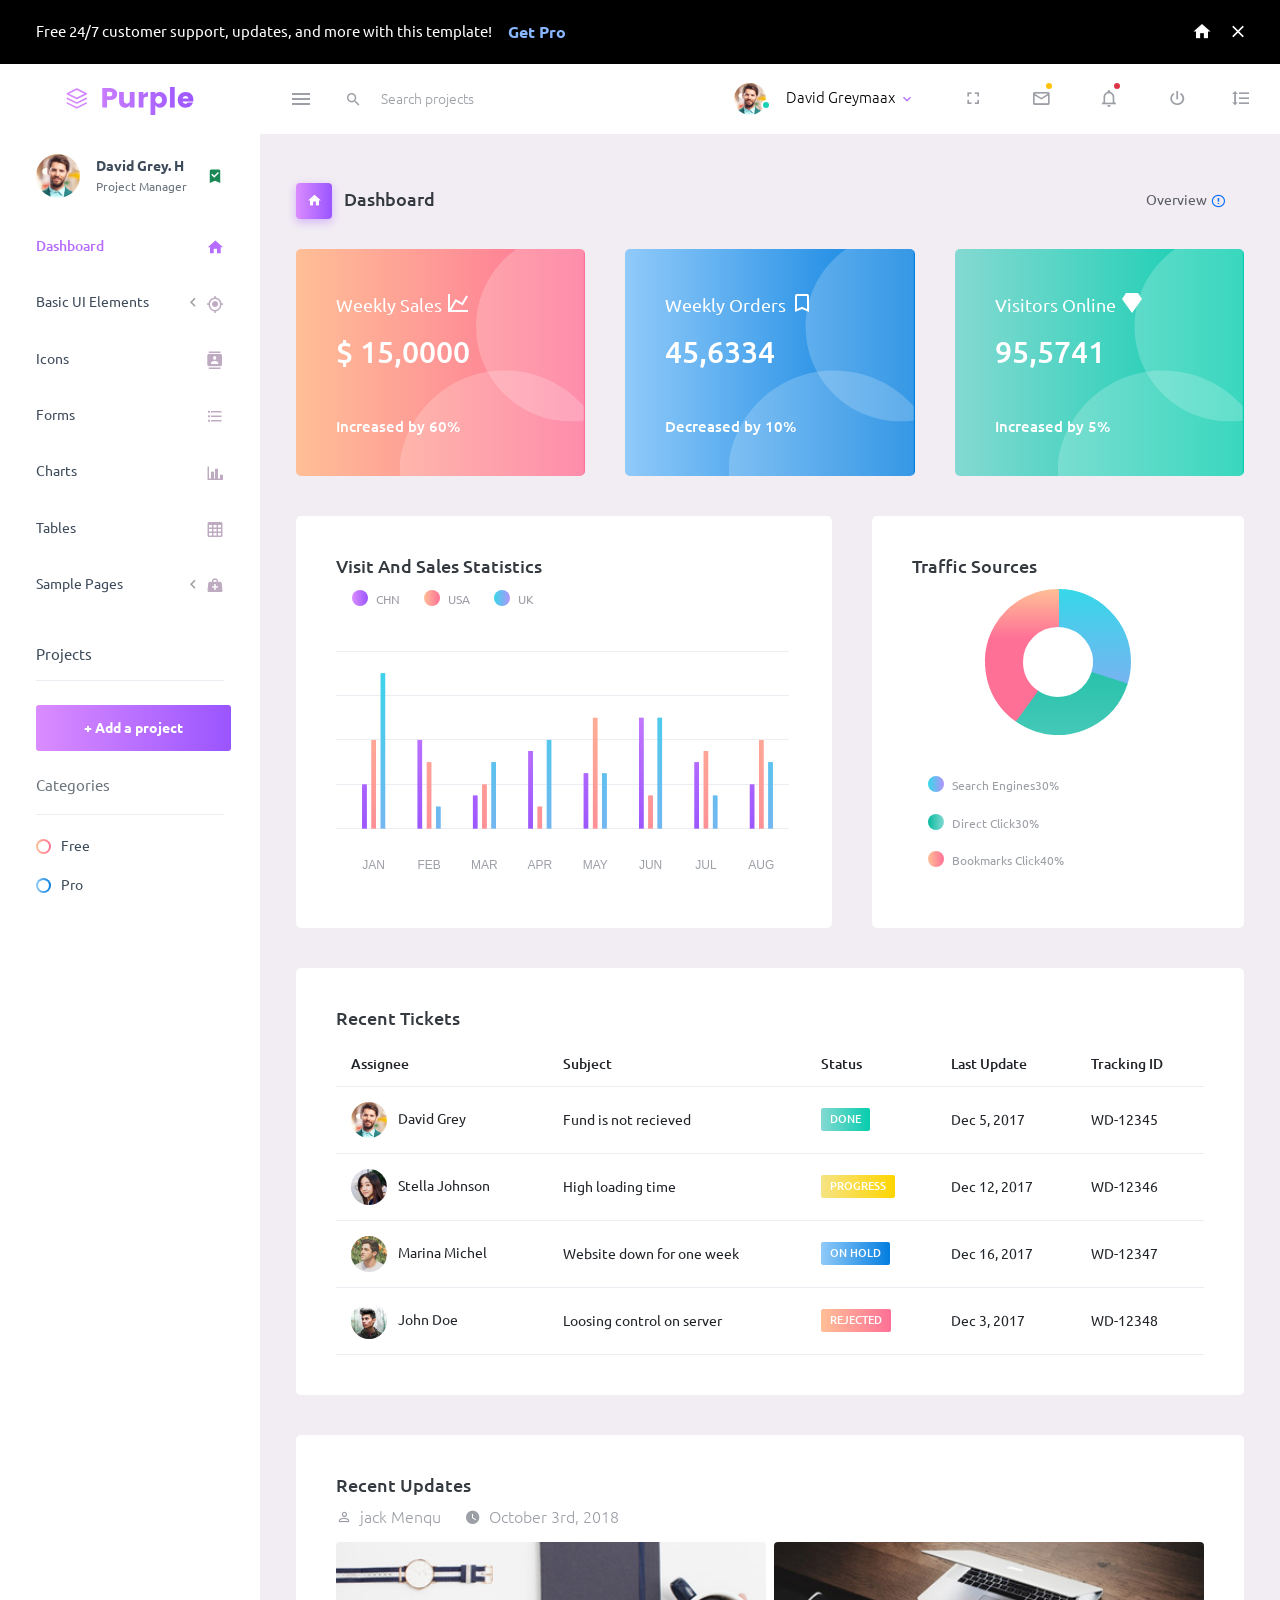
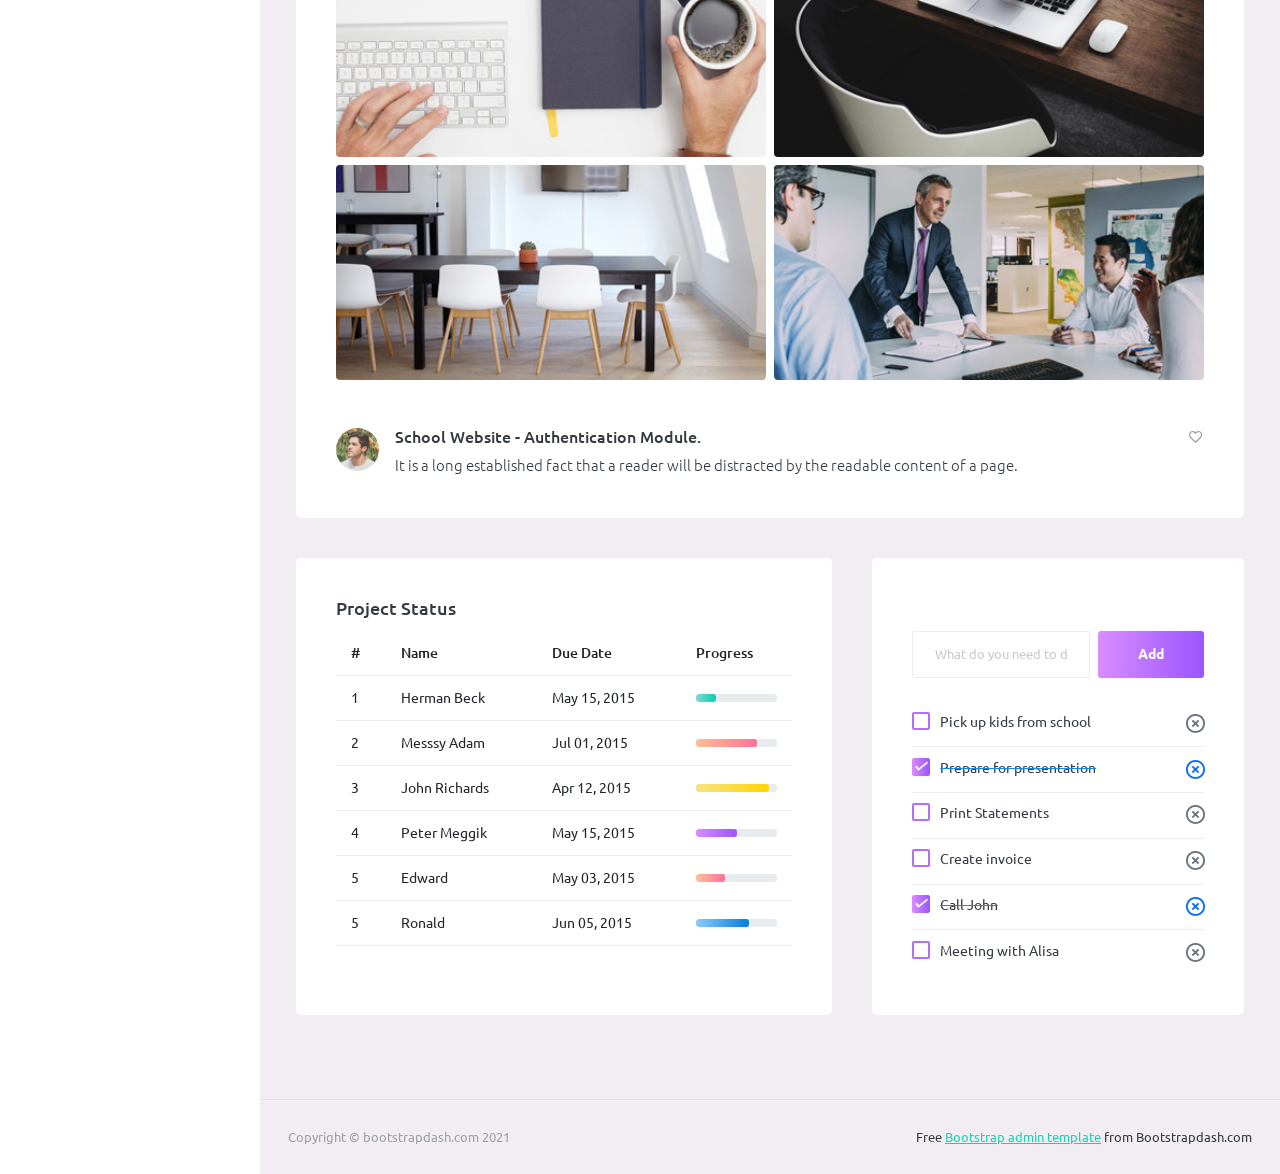
<file: admdashboard/index.html>
<!DOCTYPE html>
<html lang="en">
  <head>
    <!-- Required meta tags -->
    <meta charset="utf-8">
    <meta name="viewport" content="width=device-width, initial-scale=1, shrink-to-fit=no">
    <title>Purple Admin</title>
    <!-- plugins:css -->
    <link rel="stylesheet" href="assets/vendors/mdi/css/materialdesignicons.min.css">
    <link rel="stylesheet" href="assets/vendors/css/vendor.bundle.base.css">
    <!-- endinject -->
    <!-- Plugin css for this page -->
    <!-- End plugin css for this page -->
    <!-- inject:css -->
    <!-- endinject -->
    <!-- Layout styles -->
    <link rel="stylesheet" href="assets/css/style.css">
    <!-- End layout styles -->
    <link rel="shortcut icon" href="assets/images/favicon.ico" />
  </head>
  <body>
    <div class="container-scroller">
      <div class="row p-0 m-0 proBanner" id="proBanner">
        <div class="col-md-12 p-0 m-0">
          <div class="card-body card-body-padding d-flex align-items-center justify-content-between">
            <div class="ps-lg-1">
              <div class="d-flex align-items-center justify-content-between">
                <p class="mb-0 font-weight-medium me-3 buy-now-text">Free 24/7 customer support, updates, and more with this template!</p>
                <a href="https://www.bootstrapdash.com/product/purple-bootstrap-admin-template/?utm_source=organic&utm_medium=banner&utm_campaign=buynow_demo" target="_blank" class="btn me-2 buy-now-btn border-0">Get Pro</a>
              </div>
            </div>
            <div class="d-flex align-items-center justify-content-between">
              <a href="https://www.bootstrapdash.com/product/purple-bootstrap-admin-template/"><i class="mdi mdi-home me-3 text-white"></i></a>
              <button id="bannerClose" class="btn border-0 p-0">
                <i class="mdi mdi-close text-white me-0"></i>
              </button>
            </div>
          </div>
        </div>
      </div>
      <!-- partial:partials/_navbar.html -->
      <nav class="navbar default-layout-navbar col-lg-12 col-12 p-0 fixed-top d-flex flex-row">
        <div class="text-center navbar-brand-wrapper d-flex align-items-center justify-content-center">
          <a class="navbar-brand brand-logo" href="index.html"><img src="assets/images/logo.svg" alt="logo" /></a>
          <a class="navbar-brand brand-logo-mini" href="index.html"><img src="assets/images/logo-mini.svg" alt="logo" /></a>
        </div>
        <div class="navbar-menu-wrapper d-flex align-items-stretch">
          <button class="navbar-toggler navbar-toggler align-self-center" type="button" data-toggle="minimize">
            <span class="mdi mdi-menu"></span>
          </button>
          <div class="search-field d-none d-md-block">
            <form class="d-flex align-items-center h-100" action="#">
              <div class="input-group">
                <div class="input-group-prepend bg-transparent">
                  <i class="input-group-text border-0 mdi mdi-magnify"></i>
                </div>
                <input type="text" class="form-control bg-transparent border-0" placeholder="Search projects">
              </div>
            </form>
          </div>
          <ul class="navbar-nav navbar-nav-right">
            <li class="nav-item nav-profile dropdown">
              <a class="nav-link dropdown-toggle" id="profileDropdown" href="#" data-bs-toggle="dropdown" aria-expanded="false">
                <div class="nav-profile-img">
                  <img src="assets/images/faces/face1.jpg" alt="image">
                  <span class="availability-status online"></span>
                </div>
                <div class="nav-profile-text">
                  <p class="mb-1 text-black">David Greymaax</p>
                </div>
              </a>
              <div class="dropdown-menu navbar-dropdown" aria-labelledby="profileDropdown">
                <a class="dropdown-item" href="#">
                  <i class="mdi mdi-cached me-2 text-success"></i> Activity Log </a>
                <div class="dropdown-divider"></div>
                <a class="dropdown-item" href="#">
                  <i class="mdi mdi-logout me-2 text-primary"></i> Signout </a>
              </div>
            </li>
            <li class="nav-item d-none d-lg-block full-screen-link">
              <a class="nav-link">
                <i class="mdi mdi-fullscreen" id="fullscreen-button"></i>
              </a>
            </li>
            <li class="nav-item dropdown">
              <a class="nav-link count-indicator dropdown-toggle" id="messageDropdown" href="#" data-bs-toggle="dropdown" aria-expanded="false">
                <i class="mdi mdi-email-outline"></i>
                <span class="count-symbol bg-warning"></span>
              </a>
              <div class="dropdown-menu dropdown-menu-right navbar-dropdown preview-list" aria-labelledby="messageDropdown">
                <h6 class="p-3 mb-0">Messages</h6>
                <div class="dropdown-divider"></div>
                <a class="dropdown-item preview-item">
                  <div class="preview-thumbnail">
                    <img src="assets/images/faces/face4.jpg" alt="image" class="profile-pic">
                  </div>
                  <div class="preview-item-content d-flex align-items-start flex-column justify-content-center">
                    <h6 class="preview-subject ellipsis mb-1 font-weight-normal">Mark send you a message</h6>
                    <p class="text-gray mb-0"> 1 Minutes ago </p>
                  </div>
                </a>
                <div class="dropdown-divider"></div>
                <a class="dropdown-item preview-item">
                  <div class="preview-thumbnail">
                    <img src="assets/images/faces/face2.jpg" alt="image" class="profile-pic">
                  </div>
                  <div class="preview-item-content d-flex align-items-start flex-column justify-content-center">
                    <h6 class="preview-subject ellipsis mb-1 font-weight-normal">Cregh send you a message</h6>
                    <p class="text-gray mb-0"> 15 Minutes ago </p>
                  </div>
                </a>
                <div class="dropdown-divider"></div>
                <a class="dropdown-item preview-item">
                  <div class="preview-thumbnail">
                    <img src="assets/images/faces/face3.jpg" alt="image" class="profile-pic">
                  </div>
                  <div class="preview-item-content d-flex align-items-start flex-column justify-content-center">
                    <h6 class="preview-subject ellipsis mb-1 font-weight-normal">Profile picture updated</h6>
                    <p class="text-gray mb-0"> 18 Minutes ago </p>
                  </div>
                </a>
                <div class="dropdown-divider"></div>
                <h6 class="p-3 mb-0 text-center">4 new messages</h6>
              </div>
            </li>
            <li class="nav-item dropdown">
              <a class="nav-link count-indicator dropdown-toggle" id="notificationDropdown" href="#" data-bs-toggle="dropdown">
                <i class="mdi mdi-bell-outline"></i>
                <span class="count-symbol bg-danger"></span>
              </a>
              <div class="dropdown-menu dropdown-menu-right navbar-dropdown preview-list" aria-labelledby="notificationDropdown">
                <h6 class="p-3 mb-0">Notifications</h6>
                <div class="dropdown-divider"></div>
                <a class="dropdown-item preview-item">
                  <div class="preview-thumbnail">
                    <div class="preview-icon bg-success">
                      <i class="mdi mdi-calendar"></i>
                    </div>
                  </div>
                  <div class="preview-item-content d-flex align-items-start flex-column justify-content-center">
                    <h6 class="preview-subject font-weight-normal mb-1">Event today</h6>
                    <p class="text-gray ellipsis mb-0"> Just a reminder that you have an event today </p>
                  </div>
                </a>
                <div class="dropdown-divider"></div>
                <a class="dropdown-item preview-item">
                  <div class="preview-thumbnail">
                    <div class="preview-icon bg-warning">
                      <i class="mdi mdi-settings"></i>
                    </div>
                  </div>
                  <div class="preview-item-content d-flex align-items-start flex-column justify-content-center">
                    <h6 class="preview-subject font-weight-normal mb-1">Settings</h6>
                    <p class="text-gray ellipsis mb-0"> Update dashboard </p>
                  </div>
                </a>
                <div class="dropdown-divider"></div>
                <a class="dropdown-item preview-item">
                  <div class="preview-thumbnail">
                    <div class="preview-icon bg-info">
                      <i class="mdi mdi-link-variant"></i>
                    </div>
                  </div>
                  <div class="preview-item-content d-flex align-items-start flex-column justify-content-center">
                    <h6 class="preview-subject font-weight-normal mb-1">Launch Admin</h6>
                    <p class="text-gray ellipsis mb-0"> New admin wow! </p>
                  </div>
                </a>
                <div class="dropdown-divider"></div>
                <h6 class="p-3 mb-0 text-center">See all notifications</h6>
              </div>
            </li>
            <li class="nav-item nav-logout d-none d-lg-block">
              <a class="nav-link" href="#">
                <i class="mdi mdi-power"></i>
              </a>
            </li>
            <li class="nav-item nav-settings d-none d-lg-block">
              <a class="nav-link" href="#">
                <i class="mdi mdi-format-line-spacing"></i>
              </a>
            </li>
          </ul>
          <button class="navbar-toggler navbar-toggler-right d-lg-none align-self-center" type="button" data-toggle="offcanvas">
            <span class="mdi mdi-menu"></span>
          </button>
        </div>
      </nav>
      <!-- partial -->
      <div class="container-fluid page-body-wrapper">
        <!-- partial:partials/_sidebar.html -->
        <nav class="sidebar sidebar-offcanvas" id="sidebar">
          <ul class="nav">
            <li class="nav-item nav-profile">
              <a href="#" class="nav-link">
                <div class="nav-profile-image">
                  <img src="assets/images/faces/face1.jpg" alt="profile">
                  <span class="login-status online"></span>
                  <!--change to offline or busy as needed-->
                </div>
                <div class="nav-profile-text d-flex flex-column">
                  <span class="font-weight-bold mb-2">David Grey. H</span>
                  <span class="text-secondary text-small">Project Manager</span>
                </div>
                <i class="mdi mdi-bookmark-check text-success nav-profile-badge"></i>
              </a>
            </li>
            <li class="nav-item">
              <a class="nav-link" href="index.html">
                <span class="menu-title">Dashboard</span>
                <i class="mdi mdi-home menu-icon"></i>
              </a>
            </li>
            <li class="nav-item">
              <a class="nav-link" data-bs-toggle="collapse" href="#ui-basic" aria-expanded="false" aria-controls="ui-basic">
                <span class="menu-title">Basic UI Elements</span>
                <i class="menu-arrow"></i>
                <i class="mdi mdi-crosshairs-gps menu-icon"></i>
              </a>
              <div class="collapse" id="ui-basic">
                <ul class="nav flex-column sub-menu">
                  <li class="nav-item"> <a class="nav-link" href="pages/ui-features/buttons.html">Buttons</a></li>
                  <li class="nav-item"> <a class="nav-link" href="pages/ui-features/typography.html">Typography</a></li>
                </ul>
              </div>
            </li>
            <li class="nav-item">
              <a class="nav-link" href="pages/icons/mdi.html">
                <span class="menu-title">Icons</span>
                <i class="mdi mdi-contacts menu-icon"></i>
              </a>
            </li>
            <li class="nav-item">
              <a class="nav-link" href="pages/forms/basic_elements.html">
                <span class="menu-title">Forms</span>
                <i class="mdi mdi-format-list-bulleted menu-icon"></i>
              </a>
            </li>
            <li class="nav-item">
              <a class="nav-link" href="pages/charts/chartjs.html">
                <span class="menu-title">Charts</span>
                <i class="mdi mdi-chart-bar menu-icon"></i>
              </a>
            </li>
            <li class="nav-item">
              <a class="nav-link" href="pages/tables/basic-table.html">
                <span class="menu-title">Tables</span>
                <i class="mdi mdi-table-large menu-icon"></i>
              </a>
            </li>
            <li class="nav-item">
              <a class="nav-link" data-bs-toggle="collapse" href="#general-pages" aria-expanded="false" aria-controls="general-pages">
                <span class="menu-title">Sample Pages</span>
                <i class="menu-arrow"></i>
                <i class="mdi mdi-medical-bag menu-icon"></i>
              </a>
              <div class="collapse" id="general-pages">
                <ul class="nav flex-column sub-menu">
                  <li class="nav-item"> <a class="nav-link" href="pages/samples/blank-page.html"> Blank Page </a></li>
                  <li class="nav-item"> <a class="nav-link" href="pages/samples/login.html"> Login </a></li>
                  <li class="nav-item"> <a class="nav-link" href="pages/samples/register.html"> Register </a></li>
                  <li class="nav-item"> <a class="nav-link" href="pages/samples/error-404.html"> 404 </a></li>
                  <li class="nav-item"> <a class="nav-link" href="pages/samples/error-500.html"> 500 </a></li>
                </ul>
              </div>
            </li>
            <li class="nav-item sidebar-actions">
              <span class="nav-link">
                <div class="border-bottom">
                  <h6 class="font-weight-normal mb-3">Projects</h6>
                </div>
                <button class="btn btn-block btn-lg btn-gradient-primary mt-4">+ Add a project</button>
                <div class="mt-4">
                  <div class="border-bottom">
                    <p class="text-secondary">Categories</p>
                  </div>
                  <ul class="gradient-bullet-list mt-4">
                    <li>Free</li>
                    <li>Pro</li>
                  </ul>
                </div>
              </span>
            </li>
          </ul>
        </nav>
        <!-- partial -->
        <div class="main-panel">
          <div class="content-wrapper">
            <div class="page-header">
              <h3 class="page-title">
                <span class="page-title-icon bg-gradient-primary text-white me-2">
                  <i class="mdi mdi-home"></i>
                </span> Dashboard
              </h3>
              <nav aria-label="breadcrumb">
                <ul class="breadcrumb">
                  <li class="breadcrumb-item active" aria-current="page">
                    <span></span>Overview <i class="mdi mdi-alert-circle-outline icon-sm text-primary align-middle"></i>
                  </li>
                </ul>
              </nav>
            </div>
            <div class="row">
              <div class="col-md-4 stretch-card grid-margin">
                <div class="card bg-gradient-danger card-img-holder text-white">
                  <div class="card-body">
                    <img src="assets/images/dashboard/circle.svg" class="card-img-absolute" alt="circle-image" />
                    <h4 class="font-weight-normal mb-3">Weekly Sales <i class="mdi mdi-chart-line mdi-24px float-right"></i>
                    </h4>
                    <h2 class="mb-5">$ 15,0000</h2>
                    <h6 class="card-text">Increased by 60%</h6>
                  </div>
                </div>
              </div>
              <div class="col-md-4 stretch-card grid-margin">
                <div class="card bg-gradient-info card-img-holder text-white">
                  <div class="card-body">
                    <img src="assets/images/dashboard/circle.svg" class="card-img-absolute" alt="circle-image" />
                    <h4 class="font-weight-normal mb-3">Weekly Orders <i class="mdi mdi-bookmark-outline mdi-24px float-right"></i>
                    </h4>
                    <h2 class="mb-5">45,6334</h2>
                    <h6 class="card-text">Decreased by 10%</h6>
                  </div>
                </div>
              </div>
              <div class="col-md-4 stretch-card grid-margin">
                <div class="card bg-gradient-success card-img-holder text-white">
                  <div class="card-body">
                    <img src="assets/images/dashboard/circle.svg" class="card-img-absolute" alt="circle-image" />
                    <h4 class="font-weight-normal mb-3">Visitors Online <i class="mdi mdi-diamond mdi-24px float-right"></i>
                    </h4>
                    <h2 class="mb-5">95,5741</h2>
                    <h6 class="card-text">Increased by 5%</h6>
                  </div>
                </div>
              </div>
            </div>
            <div class="row">
              <div class="col-md-7 grid-margin stretch-card">
                <div class="card">
                  <div class="card-body">
                    <div class="clearfix">
                      <h4 class="card-title float-left">Visit And Sales Statistics</h4>
                      <div id="visit-sale-chart-legend" class="rounded-legend legend-horizontal legend-top-right float-right"></div>
                    </div>
                    <canvas id="visit-sale-chart" class="mt-4"></canvas>
                  </div>
                </div>
              </div>
              <div class="col-md-5 grid-margin stretch-card">
                <div class="card">
                  <div class="card-body">
                    <h4 class="card-title">Traffic Sources</h4>
                    <canvas id="traffic-chart"></canvas>
                    <div id="traffic-chart-legend" class="rounded-legend legend-vertical legend-bottom-left pt-4"></div>
                  </div>
                </div>
              </div>
            </div>
            <div class="row">
              <div class="col-12 grid-margin">
                <div class="card">
                  <div class="card-body">
                    <h4 class="card-title">Recent Tickets</h4>
                    <div class="table-responsive">
                      <table class="table">
                        <thead>
                          <tr>
                            <th> Assignee </th>
                            <th> Subject </th>
                            <th> Status </th>
                            <th> Last Update </th>
                            <th> Tracking ID </th>
                          </tr>
                        </thead>
                        <tbody>
                          <tr>
                            <td>
                              <img src="assets/images/faces/face1.jpg" class="me-2" alt="image"> David Grey
                            </td>
                            <td> Fund is not recieved </td>
                            <td>
                              <label class="badge badge-gradient-success">DONE</label>
                            </td>
                            <td> Dec 5, 2017 </td>
                            <td> WD-12345 </td>
                          </tr>
                          <tr>
                            <td>
                              <img src="assets/images/faces/face2.jpg" class="me-2" alt="image"> Stella Johnson
                            </td>
                            <td> High loading time </td>
                            <td>
                              <label class="badge badge-gradient-warning">PROGRESS</label>
                            </td>
                            <td> Dec 12, 2017 </td>
                            <td> WD-12346 </td>
                          </tr>
                          <tr>
                            <td>
                              <img src="assets/images/faces/face3.jpg" class="me-2" alt="image"> Marina Michel
                            </td>
                            <td> Website down for one week </td>
                            <td>
                              <label class="badge badge-gradient-info">ON HOLD</label>
                            </td>
                            <td> Dec 16, 2017 </td>
                            <td> WD-12347 </td>
                          </tr>
                          <tr>
                            <td>
                              <img src="assets/images/faces/face4.jpg" class="me-2" alt="image"> John Doe
                            </td>
                            <td> Loosing control on server </td>
                            <td>
                              <label class="badge badge-gradient-danger">REJECTED</label>
                            </td>
                            <td> Dec 3, 2017 </td>
                            <td> WD-12348 </td>
                          </tr>
                        </tbody>
                      </table>
                    </div>
                  </div>
                </div>
              </div>
            </div>
            <div class="row">
              <div class="col-12 grid-margin stretch-card">
                <div class="card">
                  <div class="card-body">
                    <h4 class="card-title">Recent Updates</h4>
                    <div class="d-flex">
                      <div class="d-flex align-items-center me-4 text-muted font-weight-light">
                        <i class="mdi mdi-account-outline icon-sm me-2"></i>
                        <span>jack Menqu</span>
                      </div>
                      <div class="d-flex align-items-center text-muted font-weight-light">
                        <i class="mdi mdi-clock icon-sm me-2"></i>
                        <span>October 3rd, 2018</span>
                      </div>
                    </div>
                    <div class="row mt-3">
                      <div class="col-6 pe-1">
                        <img src="assets/images/dashboard/img_1.jpg" class="mb-2 mw-100 w-100 rounded" alt="image">
                        <img src="assets/images/dashboard/img_4.jpg" class="mw-100 w-100 rounded" alt="image">
                      </div>
                      <div class="col-6 ps-1">
                        <img src="assets/images/dashboard/img_2.jpg" class="mb-2 mw-100 w-100 rounded" alt="image">
                        <img src="assets/images/dashboard/img_3.jpg" class="mw-100 w-100 rounded" alt="image">
                      </div>
                    </div>
                    <div class="d-flex mt-5 align-items-top">
                      <img src="assets/images/faces/face3.jpg" class="img-sm rounded-circle me-3" alt="image">
                      <div class="mb-0 flex-grow">
                        <h5 class="me-2 mb-2">School Website - Authentication Module.</h5>
                        <p class="mb-0 font-weight-light">It is a long established fact that a reader will be distracted by the readable content of a page.</p>
                      </div>
                      <div class="ms-auto">
                        <i class="mdi mdi-heart-outline text-muted"></i>
                      </div>
                    </div>
                  </div>
                </div>
              </div>
            </div>
            <div class="row">
              <div class="col-md-7 grid-margin stretch-card">
                <div class="card">
                  <div class="card-body">
                    <h4 class="card-title">Project Status</h4>
                    <div class="table-responsive">
                      <table class="table">
                        <thead>
                          <tr>
                            <th> # </th>
                            <th> Name </th>
                            <th> Due Date </th>
                            <th> Progress </th>
                          </tr>
                        </thead>
                        <tbody>
                          <tr>
                            <td> 1 </td>
                            <td> Herman Beck </td>
                            <td> May 15, 2015 </td>
                            <td>
                              <div class="progress">
                                <div class="progress-bar bg-gradient-success" role="progressbar" style="width: 25%" aria-valuenow="25" aria-valuemin="0" aria-valuemax="100"></div>
                              </div>
                            </td>
                          </tr>
                          <tr>
                            <td> 2 </td>
                            <td> Messsy Adam </td>
                            <td> Jul 01, 2015 </td>
                            <td>
                              <div class="progress">
                                <div class="progress-bar bg-gradient-danger" role="progressbar" style="width: 75%" aria-valuenow="75" aria-valuemin="0" aria-valuemax="100"></div>
                              </div>
                            </td>
                          </tr>
                          <tr>
                            <td> 3 </td>
                            <td> John Richards </td>
                            <td> Apr 12, 2015 </td>
                            <td>
                              <div class="progress">
                                <div class="progress-bar bg-gradient-warning" role="progressbar" style="width: 90%" aria-valuenow="90" aria-valuemin="0" aria-valuemax="100"></div>
                              </div>
                            </td>
                          </tr>
                          <tr>
                            <td> 4 </td>
                            <td> Peter Meggik </td>
                            <td> May 15, 2015 </td>
                            <td>
                              <div class="progress">
                                <div class="progress-bar bg-gradient-primary" role="progressbar" style="width: 50%" aria-valuenow="50" aria-valuemin="0" aria-valuemax="100"></div>
                              </div>
                            </td>
                          </tr>
                          <tr>
                            <td> 5 </td>
                            <td> Edward </td>
                            <td> May 03, 2015 </td>
                            <td>
                              <div class="progress">
                                <div class="progress-bar bg-gradient-danger" role="progressbar" style="width: 35%" aria-valuenow="35" aria-valuemin="0" aria-valuemax="100"></div>
                              </div>
                            </td>
                          </tr>
                          <tr>
                            <td> 5 </td>
                            <td> Ronald </td>
                            <td> Jun 05, 2015 </td>
                            <td>
                              <div class="progress">
                                <div class="progress-bar bg-gradient-info" role="progressbar" style="width: 65%" aria-valuenow="65" aria-valuemin="0" aria-valuemax="100"></div>
                              </div>
                            </td>
                          </tr>
                        </tbody>
                      </table>
                    </div>
                  </div>
                </div>
              </div>
              <div class="col-md-5 grid-margin stretch-card">
                <div class="card">
                  <div class="card-body">
                    <h4 class="card-title text-white">Todo</h4>
                    <div class="add-items d-flex">
                      <input type="text" class="form-control todo-list-input" placeholder="What do you need to do today?">
                      <button class="add btn btn-gradient-primary font-weight-bold todo-list-add-btn" id="add-task">Add</button>
                    </div>
                    <div class="list-wrapper">
                      <ul class="d-flex flex-column-reverse todo-list todo-list-custom">
                        <li>
                          <div class="form-check">
                            <label class="form-check-label">
                              <input class="checkbox" type="checkbox"> Meeting with Alisa </label>
                          </div>
                          <i class="remove mdi mdi-close-circle-outline"></i>
                        </li>
                        <li class="completed">
                          <div class="form-check">
                            <label class="form-check-label">
                              <input class="checkbox" type="checkbox" checked> Call John </label>
                          </div>
                          <i class="remove mdi mdi-close-circle-outline"></i>
                        </li>
                        <li>
                          <div class="form-check">
                            <label class="form-check-label">
                              <input class="checkbox" type="checkbox"> Create invoice </label>
                          </div>
                          <i class="remove mdi mdi-close-circle-outline"></i>
                        </li>
                        <li>
                          <div class="form-check">
                            <label class="form-check-label">
                              <input class="checkbox" type="checkbox"> Print Statements </label>
                          </div>
                          <i class="remove mdi mdi-close-circle-outline"></i>
                        </li>
                        <li class="completed">
                          <div class="form-check">
                            <label class="form-check-label">
                              <input class="checkbox" type="checkbox" checked> Prepare for presentation </label>
                          </div>
                          <i class="remove mdi mdi-close-circle-outline"></i>
                        </li>
                        <li>
                          <div class="form-check">
                            <label class="form-check-label">
                              <input class="checkbox" type="checkbox"> Pick up kids from school </label>
                          </div>
                          <i class="remove mdi mdi-close-circle-outline"></i>
                        </li>
                      </ul>
                    </div>
                  </div>
                </div>
              </div>
            </div>
          </div>
          <!-- content-wrapper ends -->
          <!-- partial:partials/_footer.html -->
          <footer class="footer">
            <div class="container-fluid d-flex justify-content-between">
              <span class="text-muted d-block text-center text-sm-start d-sm-inline-block">Copyright © bootstrapdash.com 2021</span>
              <span class="float-none float-sm-end mt-1 mt-sm-0 text-end"> Free <a href="https://www.bootstrapdash.com/bootstrap-admin-template/" target="_blank">Bootstrap admin template</a> from Bootstrapdash.com</span>
            </div>
          </footer>
          <!-- partial -->
        </div>
        <!-- main-panel ends -->
      </div>
      <!-- page-body-wrapper ends -->
    </div>
    <!-- container-scroller -->
    <!-- plugins:js -->
    <script src="assets/vendors/js/vendor.bundle.base.js"></script>
    <!-- endinject -->
    <!-- Plugin js for this page -->
    <script src="assets/vendors/chart.js/Chart.min.js"></script>
    <script src="assets/js/jquery.cookie.js" type="text/javascript"></script>
    <!-- End plugin js for this page -->
    <!-- inject:js -->
    <script src="assets/js/off-canvas.js"></script>
    <script src="assets/js/hoverable-collapse.js"></script>
    <script src="assets/js/misc.js"></script>
    <!-- endinject -->
    <!-- Custom js for this page -->
    <script src="assets/js/dashboard.js"></script>
    <script src="assets/js/todolist.js"></script>
    <!-- End custom js for this page -->
  </body>
</html>
</file>
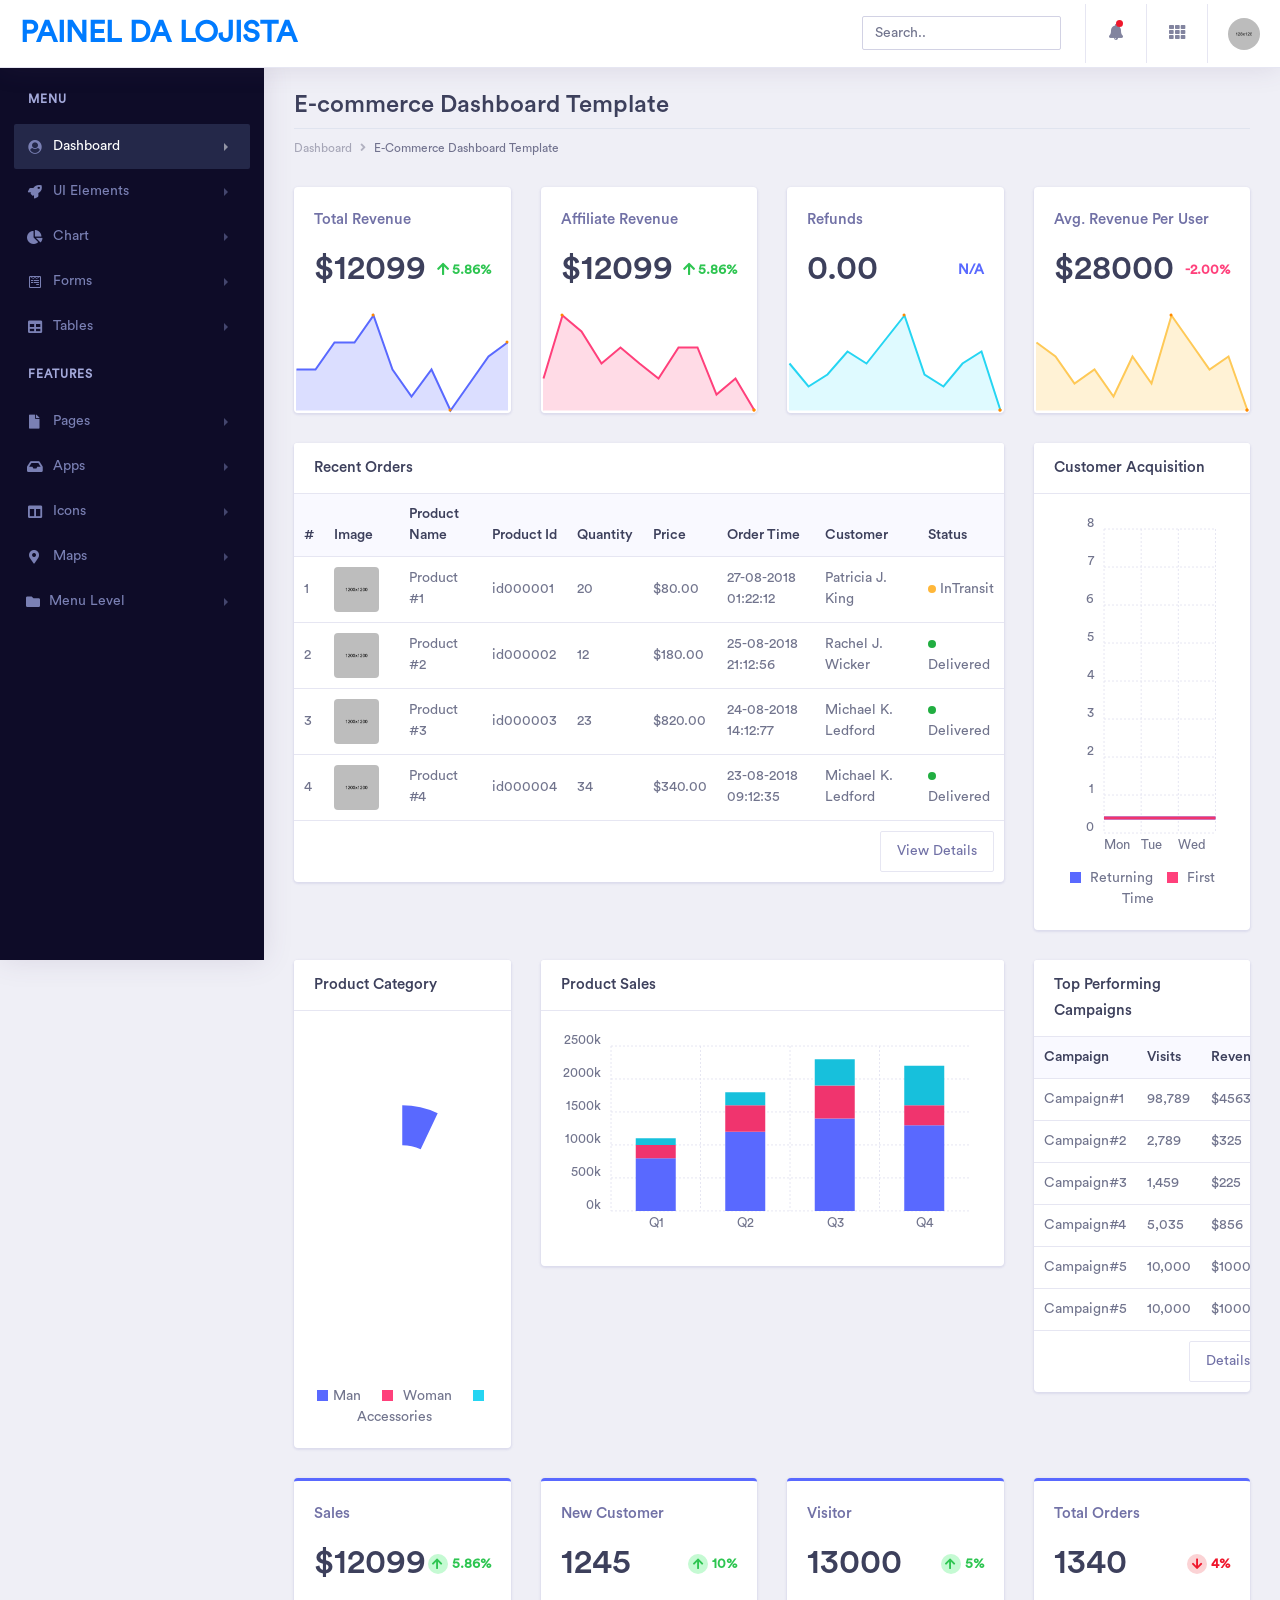
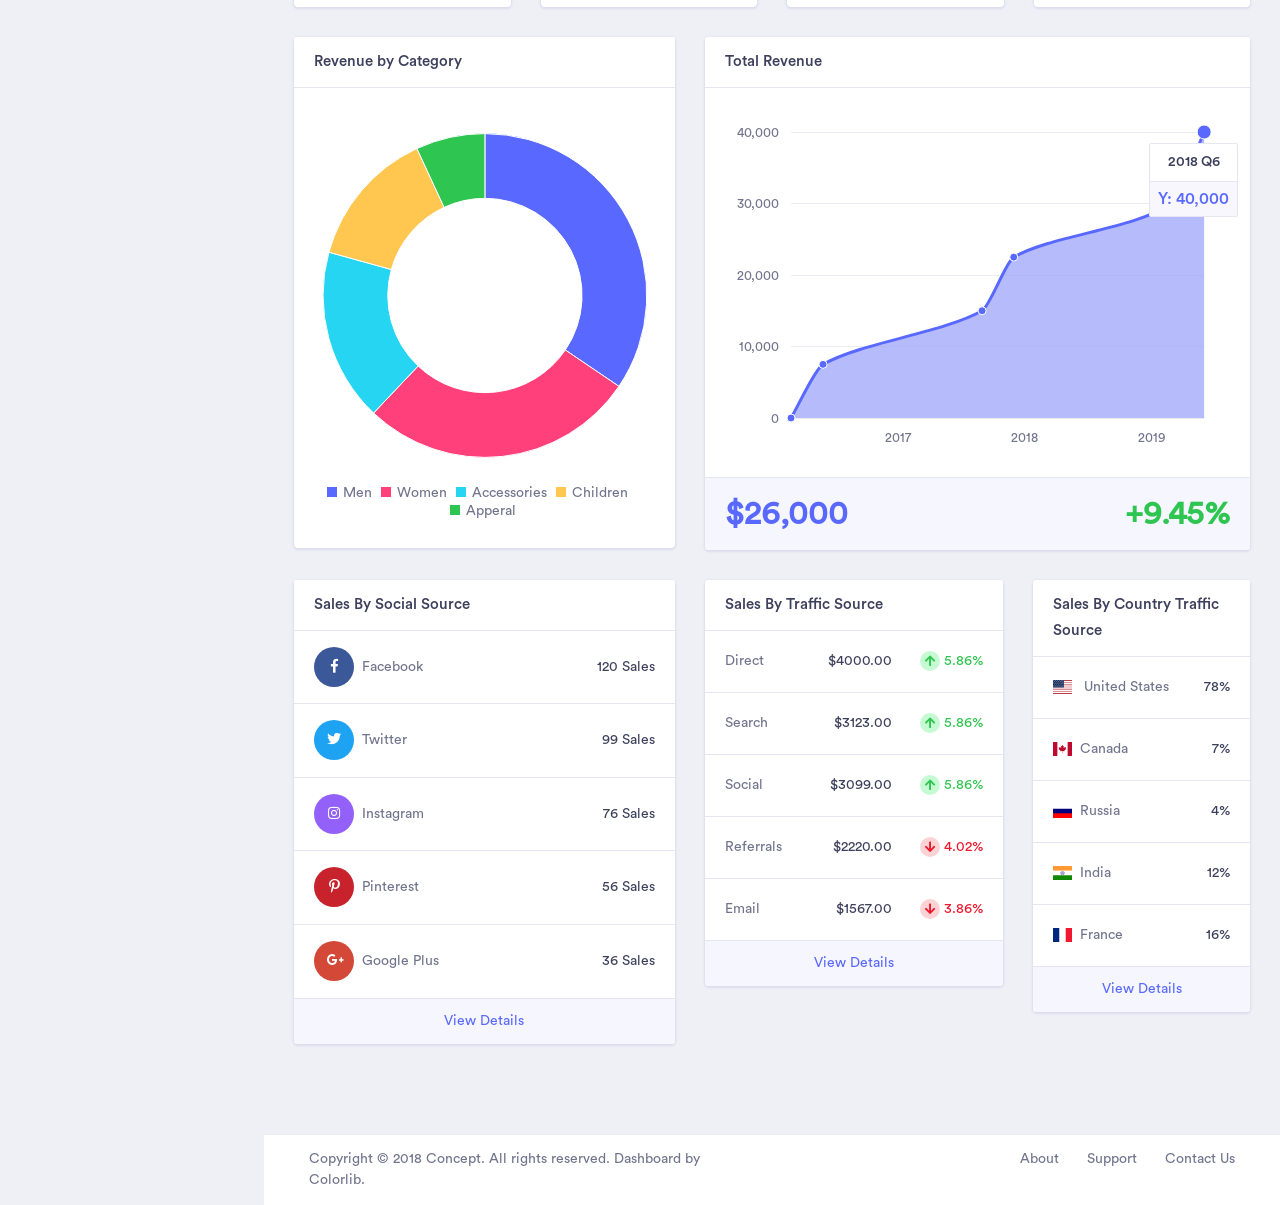
<file: shopdashboard/index.html>
<!doctype html>
<html lang="pt-br">
 
<head>
    <!-- Required meta tags -->
    <meta charset="utf-8">
    <meta name="viewport" content="width=device-width, initial-scale=1, shrink-to-fit=no">
    <!-- Bootstrap CSS -->
    <link rel="stylesheet" href="assets/vendor/bootstrap/css/bootstrap.min.css">
    <link href="assets/vendor/fonts/circular-std/style.css" rel="stylesheet">
    <link rel="stylesheet" href="assets/libs/css/style.css">
    <link rel="stylesheet" href="assets/vendor/fonts/fontawesome/css/fontawesome-all.css">
    <link rel="stylesheet" href="assets/vendor/charts/chartist-bundle/chartist.css">
    <link rel="stylesheet" href="assets/vendor/charts/morris-bundle/morris.css">
    <link rel="stylesheet" href="assets/vendor/fonts/material-design-iconic-font/css/materialdesignicons.min.css">
    <link rel="stylesheet" href="assets/vendor/charts/c3charts/c3.css">
    <link rel="stylesheet" href="assets/vendor/fonts/flag-icon-css/flag-icon.min.css">
    <title>Painel da Lojista - Venus Shop</title>
</head>

<body>
    <!-- ============================================================== -->
    <!-- main wrapper -->
    <!-- ============================================================== -->
    <div class="dashboard-main-wrapper">
        <!-- ============================================================== -->
        <!-- navbar -->
        <!-- ============================================================== -->
        <div class="dashboard-header">
            <nav class="navbar navbar-expand-lg bg-white fixed-top">
                <a class="navbar-brand" href="index.html">Painel da Lojista</a>
                <button class="navbar-toggler" type="button" data-toggle="collapse" data-target="#navbarSupportedContent" aria-controls="navbarSupportedContent" aria-expanded="false" aria-label="Toggle navigation">
                    <span class="navbar-toggler-icon"></span>
                </button>
                <div class="collapse navbar-collapse " id="navbarSupportedContent">
                    <ul class="navbar-nav ml-auto navbar-right-top">
                        <li class="nav-item">
                            <div id="custom-search" class="top-search-bar">
                                <input class="form-control" type="text" placeholder="Search..">
                            </div>
                        </li>
                        <li class="nav-item dropdown notification">
                            <a class="nav-link nav-icons" href="#" id="navbarDropdownMenuLink1" data-toggle="dropdown" aria-haspopup="true" aria-expanded="false"><i class="fas fa-fw fa-bell"></i> <span class="indicator"></span></a>
                            <ul class="dropdown-menu dropdown-menu-right notification-dropdown">
                                <li>
                                    <div class="notification-title"> Notification</div>
                                    <div class="notification-list">
                                        <div class="list-group">
                                            <a href="#" class="list-group-item list-group-item-action active">
                                                <div class="notification-info">
                                                    <div class="notification-list-user-img"><img src="assets/images/avatar-2.jpg" alt="" class="user-avatar-md rounded-circle"></div>
                                                    <div class="notification-list-user-block"><span class="notification-list-user-name">Jeremy Rakestraw</span>accepted your invitation to join the team.
                                                        <div class="notification-date">2 min ago</div>
                                                    </div>
                                                </div>
                                            </a>
                                            <a href="#" class="list-group-item list-group-item-action">
                                                <div class="notification-info">
                                                    <div class="notification-list-user-img"><img src="assets/images/avatar-3.jpg" alt="" class="user-avatar-md rounded-circle"></div>
                                                    <div class="notification-list-user-block"><span class="notification-list-user-name">John Abraham </span>is now following you
                                                        <div class="notification-date">2 days ago</div>
                                                    </div>
                                                </div>
                                            </a>
                                            <a href="#" class="list-group-item list-group-item-action">
                                                <div class="notification-info">
                                                    <div class="notification-list-user-img"><img src="assets/images/avatar-4.jpg" alt="" class="user-avatar-md rounded-circle"></div>
                                                    <div class="notification-list-user-block"><span class="notification-list-user-name">Monaan Pechi</span> is watching your main repository
                                                        <div class="notification-date">2 min ago</div>
                                                    </div>
                                                </div>
                                            </a>
                                            <a href="#" class="list-group-item list-group-item-action">
                                                <div class="notification-info">
                                                    <div class="notification-list-user-img"><img src="assets/images/avatar-5.jpg" alt="" class="user-avatar-md rounded-circle"></div>
                                                    <div class="notification-list-user-block"><span class="notification-list-user-name">Jessica Caruso</span>accepted your invitation to join the team.
                                                        <div class="notification-date">2 min ago</div>
                                                    </div>
                                                </div>
                                            </a>
                                        </div>
                                    </div>
                                </li>
                                <li>
                                    <div class="list-footer"> <a href="#">View all notifications</a></div>
                                </li>
                            </ul>
                        </li>
                        <li class="nav-item dropdown connection">
                            <a class="nav-link" href="#" id="navbarDropdown" role="button" data-toggle="dropdown" aria-haspopup="true" aria-expanded="false"> <i class="fas fa-fw fa-th"></i> </a>
                            <ul class="dropdown-menu dropdown-menu-right connection-dropdown">
                                <li class="connection-list">
                                    <div class="row">
                                        <div class="col-xl-4 col-lg-4 col-md-6 col-sm-12 col-12 ">
                                            <a href="#" class="connection-item"><img src="assets/images/github.png" alt="" > <span>Github</span></a>
                                        </div>
                                        <div class="col-xl-4 col-lg-4 col-md-6 col-sm-12 col-12 ">
                                            <a href="#" class="connection-item"><img src="assets/images/dribbble.png" alt="" > <span>Dribbble</span></a>
                                        </div>
                                        <div class="col-xl-4 col-lg-4 col-md-6 col-sm-12 col-12 ">
                                            <a href="#" class="connection-item"><img src="assets/images/dropbox.png" alt="" > <span>Dropbox</span></a>
                                        </div>
                                    </div>
                                    <div class="row">
                                        <div class="col-xl-4 col-lg-4 col-md-6 col-sm-12 col-12 ">
                                            <a href="#" class="connection-item"><img src="assets/images/bitbucket.png" alt=""> <span>Bitbucket</span></a>
                                        </div>
                                        <div class="col-xl-4 col-lg-4 col-md-6 col-sm-12 col-12 ">
                                            <a href="#" class="connection-item"><img src="assets/images/mail_chimp.png" alt="" ><span>Mail chimp</span></a>
                                        </div>
                                        <div class="col-xl-4 col-lg-4 col-md-6 col-sm-12 col-12 ">
                                            <a href="#" class="connection-item"><img src="assets/images/slack.png" alt="" > <span>Slack</span></a>
                                        </div>
                                    </div>
                                </li>
                                <li>
                                    <div class="conntection-footer"><a href="#">More</a></div>
                                </li>
                            </ul>
                        </li>
                        <li class="nav-item dropdown nav-user">
                            <a class="nav-link nav-user-img" href="#" id="navbarDropdownMenuLink2" data-toggle="dropdown" aria-haspopup="true" aria-expanded="false"><img src="assets/images/avatar-1.jpg" alt="" class="user-avatar-md rounded-circle"></a>
                            <div class="dropdown-menu dropdown-menu-right nav-user-dropdown" aria-labelledby="navbarDropdownMenuLink2">
                                <div class="nav-user-info">
                                    <h5 class="mb-0 text-white nav-user-name">John Abraham </h5>
                                    <span class="status"></span><span class="ml-2">Available</span>
                                </div>
                                <a class="dropdown-item" href="#"><i class="fas fa-user mr-2"></i>Account</a>
                                <a class="dropdown-item" href="#"><i class="fas fa-cog mr-2"></i>Setting</a>
                                <a class="dropdown-item" href="#"><i class="fas fa-power-off mr-2"></i>Logout</a>
                            </div>
                        </li>
                    </ul>
                </div>
            </nav>
        </div>
        <!-- ============================================================== -->
        <!-- end navbar -->
        <!-- ============================================================== -->
        <!-- ============================================================== -->
        <!-- left sidebar -->
        <!-- ============================================================== -->
        <div class="nav-left-sidebar sidebar-dark">
            <div class="menu-list">
                <nav class="navbar navbar-expand-lg navbar-light">
                    <a class="d-xl-none d-lg-none" href="#">Dashboard</a>
                    <button class="navbar-toggler" type="button" data-toggle="collapse" data-target="#navbarNav" aria-controls="navbarNav" aria-expanded="false" aria-label="Toggle navigation">
                        <span class="navbar-toggler-icon"></span>
                    </button>
                    <div class="collapse navbar-collapse" id="navbarNav">
                        <ul class="navbar-nav flex-column">
                            <li class="nav-divider">
                                Menu
                            </li>
                            <li class="nav-item ">
                                <a class="nav-link active" href="#" data-toggle="collapse" aria-expanded="false" data-target="#submenu-1" aria-controls="submenu-1"><i class="fa fa-fw fa-user-circle"></i>Dashboard <span class="badge badge-success">6</span></a>
                                <div id="submenu-1" class="collapse submenu" style="">
                                    <ul class="nav flex-column">
                                        <li class="nav-item">
                                            <a class="nav-link" href="#" data-toggle="collapse" aria-expanded="false" data-target="#submenu-1-2" aria-controls="submenu-1-2">E-Commerce</a>
                                            <div id="submenu-1-2" class="collapse submenu" style="">
                                                <ul class="nav flex-column">
                                                    <li class="nav-item">
                                                        <a class="nav-link" href="index.html">E Commerce Dashboard</a>
                                                    </li>
                                                    <li class="nav-item">
                                                        <a class="nav-link" href="ecommerce-product.html">Product List</a>
                                                    </li>
                                                    <li class="nav-item">
                                                        <a class="nav-link" href="ecommerce-product-single.html">Product Single</a>
                                                    </li>
                                                    <li class="nav-item">
                                                        <a class="nav-link" href="ecommerce-product-checkout.html">Product Checkout</a>
                                                    </li>
                                                </ul>
                                            </div>
                                        </li>
                                        <li class="nav-item">
                                            <a class="nav-link" href="dashboard-finance.html">Finance</a>
                                        </li>
                                        <li class="nav-item">
                                            <a class="nav-link" href="dashboard-sales.html">Sales</a>
                                        </li>
                                        <li class="nav-item">
                                            <a class="nav-link" href="#" data-toggle="collapse" aria-expanded="false" data-target="#submenu-1-1" aria-controls="submenu-1-1">Infulencer</a>
                                            <div id="submenu-1-1" class="collapse submenu" style="">
                                                <ul class="nav flex-column">
                                                    <li class="nav-item">
                                                        <a class="nav-link" href="dashboard-influencer.html">Influencer</a>
                                                    </li>
                                                    <li class="nav-item">
                                                        <a class="nav-link" href="influencer-finder.html">Influencer Finder</a>
                                                    </li>
                                                    <li class="nav-item">
                                                        <a class="nav-link" href="influencer-profile.html">Influencer Profile</a>
                                                    </li>
                                                </ul>
                                            </div>
                                        </li>
                                    </ul>
                                </div>
                            </li>
                            <li class="nav-item">
                                <a class="nav-link" href="#" data-toggle="collapse" aria-expanded="false" data-target="#submenu-2" aria-controls="submenu-2"><i class="fa fa-fw fa-rocket"></i>UI Elements</a>
                                <div id="submenu-2" class="collapse submenu" style="">
                                    <ul class="nav flex-column">
                                        <li class="nav-item">
                                            <a class="nav-link" href="pages/cards.html">Cards <span class="badge badge-secondary">New</span></a>
                                        </li>
                                        <li class="nav-item">
                                            <a class="nav-link" href="pages/general.html">General</a>
                                        </li>
                                        <li class="nav-item">
                                            <a class="nav-link" href="pages/carousel.html">Carousel</a>
                                        </li>
                                        <li class="nav-item">
                                            <a class="nav-link" href="pages/listgroup.html">List Group</a>
                                        </li>
                                        <li class="nav-item">
                                            <a class="nav-link" href="pages/typography.html">Typography</a>
                                        </li>
                                        <li class="nav-item">
                                            <a class="nav-link" href="pages/accordions.html">Accordions</a>
                                        </li>
                                        <li class="nav-item">
                                            <a class="nav-link" href="pages/tabs.html">Tabs</a>
                                        </li>
                                    </ul>
                                </div>
                            </li>
                            <li class="nav-item">
                                <a class="nav-link" href="#" data-toggle="collapse" aria-expanded="false" data-target="#submenu-3" aria-controls="submenu-3"><i class="fas fa-fw fa-chart-pie"></i>Chart</a>
                                <div id="submenu-3" class="collapse submenu" style="">
                                    <ul class="nav flex-column">
                                        <li class="nav-item">
                                            <a class="nav-link" href="pages/chart-c3.html">C3 Charts</a>
                                        </li>
                                        <li class="nav-item">
                                            <a class="nav-link" href="pages/chart-chartist.html">Chartist Charts</a>
                                        </li>
                                        <li class="nav-item">
                                            <a class="nav-link" href="pages/chart-charts.html">Chart</a>
                                        </li>
                                        <li class="nav-item">
                                            <a class="nav-link" href="pages/chart-morris.html">Morris</a>
                                        </li>
                                        <li class="nav-item">
                                            <a class="nav-link" href="pages/chart-sparkline.html">Sparkline</a>
                                        </li>
                                        <li class="nav-item">
                                            <a class="nav-link" href="pages/chart-gauge.html">Guage</a>
                                        </li>
                                    </ul>
                                </div>
                            </li>
                            <li class="nav-item ">
                                <a class="nav-link" href="#" data-toggle="collapse" aria-expanded="false" data-target="#submenu-4" aria-controls="submenu-4"><i class="fab fa-fw fa-wpforms"></i>Forms</a>
                                <div id="submenu-4" class="collapse submenu" style="">
                                    <ul class="nav flex-column">
                                        <li class="nav-item">
                                            <a class="nav-link" href="pages/form-elements.html">Form Elements</a>
                                        </li>
                                        <li class="nav-item">
                                            <a class="nav-link" href="pages/form-validation.html">Parsely Validations</a>
                                        </li>
                                        <li class="nav-item">
                                            <a class="nav-link" href="pages/multiselect.html">Multiselect</a>
                                        </li>
                                        <li class="nav-item">
                                            <a class="nav-link" href="pages/datepicker.html">Date Picker</a>
                                        </li>
                                        <li class="nav-item">
                                            <a class="nav-link" href="pages/bootstrap-select.html">Bootstrap Select</a>
                                        </li>
                                    </ul>
                                </div>
                            </li>
                            <li class="nav-item">
                                <a class="nav-link" href="#" data-toggle="collapse" aria-expanded="false" data-target="#submenu-5" aria-controls="submenu-5"><i class="fas fa-fw fa-table"></i>Tables</a>
                                <div id="submenu-5" class="collapse submenu" style="">
                                    <ul class="nav flex-column">
                                        <li class="nav-item">
                                            <a class="nav-link" href="pages/general-table.html">General Tables</a>
                                        </li>
                                        <li class="nav-item">
                                            <a class="nav-link" href="pages/data-tables.html">Data Tables</a>
                                        </li>
                                    </ul>
                                </div>
                            </li>
                            <li class="nav-divider">
                                Features
                            </li>
                            <li class="nav-item">
                                <a class="nav-link" href="#" data-toggle="collapse" aria-expanded="false" data-target="#submenu-6" aria-controls="submenu-6"><i class="fas fa-fw fa-file"></i> Pages </a>
                                <div id="submenu-6" class="collapse submenu" style="">
                                    <ul class="nav flex-column">
                                        <li class="nav-item">
                                            <a class="nav-link" href="pages/blank-page.html">Blank Page</a>
                                        </li>
                                        <li class="nav-item">
                                            <a class="nav-link" href="pages/blank-page-header.html">Blank Page Header</a>
                                        </li>
                                        <li class="nav-item">
                                            <a class="nav-link" href="pages/login.html">Login</a>
                                        </li>
                                        <li class="nav-item">
                                            <a class="nav-link" href="pages/404-page.html">404 page</a>
                                        </li>
                                        <li class="nav-item">
                                            <a class="nav-link" href="pages/sign-up.html">Sign up Page</a>
                                        </li>
                                        <li class="nav-item">
                                            <a class="nav-link" href="pages/forgot-password.html">Forgot Password</a>
                                        </li>
                                        <li class="nav-item">
                                            <a class="nav-link" href="pages/pricing.html">Pricing Tables</a>
                                        </li>
                                        <li class="nav-item">
                                            <a class="nav-link" href="pages/timeline.html">Timeline</a>
                                        </li>
                                        <li class="nav-item">
                                            <a class="nav-link" href="pages/calendar.html">Calendar</a>
                                        </li>
                                        <li class="nav-item">
                                            <a class="nav-link" href="pages/sortable-nestable-lists.html">Sortable/Nestable List</a>
                                        </li>
                                        <li class="nav-item">
                                            <a class="nav-link" href="pages/widgets.html">Widgets</a>
                                        </li>
                                        <li class="nav-item">
                                            <a class="nav-link" href="pages/media-object.html">Media Objects</a>
                                        </li>
                                        <li class="nav-item">
                                            <a class="nav-link" href="pages/cropper-image.html">Cropper</a>
                                        </li>
                                        <li class="nav-item">
                                            <a class="nav-link" href="pages/color-picker.html">Color Picker</a>
                                        </li>
                                    </ul>
                                </div>
                            </li>
                            <li class="nav-item">
                                <a class="nav-link" href="#" data-toggle="collapse" aria-expanded="false" data-target="#submenu-7" aria-controls="submenu-7"><i class="fas fa-fw fa-inbox"></i>Apps <span class="badge badge-secondary">New</span></a>
                                <div id="submenu-7" class="collapse submenu" style="">
                                    <ul class="nav flex-column">
                                        <li class="nav-item">
                                            <a class="nav-link" href="pages/inbox.html">Inbox</a>
                                        </li>
                                        <li class="nav-item">
                                            <a class="nav-link" href="pages/email-details.html">Email Detail</a>
                                        </li>
                                        <li class="nav-item">
                                            <a class="nav-link" href="pages/email-compose.html">Email Compose</a>
                                        </li>
                                        <li class="nav-item">
                                            <a class="nav-link" href="pages/message-chat.html">Message Chat</a>
                                        </li>
                                    </ul>
                                </div>
                            </li>
                            <li class="nav-item">
                                <a class="nav-link" href="#" data-toggle="collapse" aria-expanded="false" data-target="#submenu-8" aria-controls="submenu-8"><i class="fas fa-fw fa-columns"></i>Icons</a>
                                <div id="submenu-8" class="collapse submenu" style="">
                                    <ul class="nav flex-column">
                                        <li class="nav-item">
                                            <a class="nav-link" href="pages/icon-fontawesome.html">FontAwesome Icons</a>
                                        </li>
                                        <li class="nav-item">
                                            <a class="nav-link" href="pages/icon-material.html">Material Icons</a>
                                        </li>
                                        <li class="nav-item">
                                            <a class="nav-link" href="pages/icon-simple-lineicon.html">Simpleline Icon</a>
                                        </li>
                                        <li class="nav-item">
                                            <a class="nav-link" href="pages/icon-themify.html">Themify Icon</a>
                                        </li>
                                        <li class="nav-item">
                                            <a class="nav-link" href="pages/icon-flag.html">Flag Icons</a>
                                        </li>
                                        <li class="nav-item">
                                            <a class="nav-link" href="pages/icon-weather.html">Weather Icon</a>
                                        </li>
                                    </ul>
                                </div>
                            </li>
                            <li class="nav-item">
                                <a class="nav-link" href="#" data-toggle="collapse" aria-expanded="false" data-target="#submenu-9" aria-controls="submenu-9"><i class="fas fa-fw fa-map-marker-alt"></i>Maps</a>
                                <div id="submenu-9" class="collapse submenu" style="">
                                    <ul class="nav flex-column">
                                        <li class="nav-item">
                                            <a class="nav-link" href="pages/map-google.html">Google Maps</a>
                                        </li>
                                        <li class="nav-item">
                                            <a class="nav-link" href="pages/map-vector.html">Vector Maps</a>
                                        </li>
                                    </ul>
                                </div>
                            </li>
                            <li class="nav-item">
                                <a class="nav-link" href="#" data-toggle="collapse" aria-expanded="false" data-target="#submenu-10" aria-controls="submenu-10"><i class="fas fa-f fa-folder"></i>Menu Level</a>
                                <div id="submenu-10" class="collapse submenu" style="">
                                    <ul class="nav flex-column">
                                        <li class="nav-item">
                                            <a class="nav-link" href="#">Level 1</a>
                                        </li>
                                        <li class="nav-item">
                                            <a class="nav-link" href="#" data-toggle="collapse" aria-expanded="false" data-target="#submenu-11" aria-controls="submenu-11">Level 2</a>
                                            <div id="submenu-11" class="collapse submenu" style="">
                                                <ul class="nav flex-column">
                                                    <li class="nav-item">
                                                        <a class="nav-link" href="#">Level 1</a>
                                                    </li>
                                                    <li class="nav-item">
                                                        <a class="nav-link" href="#">Level 2</a>
                                                    </li>
                                                </ul>
                                            </div>
                                        </li>
                                        <li class="nav-item">
                                            <a class="nav-link" href="#">Level 3</a>
                                        </li>
                                    </ul>
                                </div>
                            </li>
                        </ul>
                    </div>
                </nav>
            </div>
        </div>
        <!-- ============================================================== -->
        <!-- end left sidebar -->
        <!-- ============================================================== -->
        <!-- ============================================================== -->
        <!-- wrapper  -->
        <!-- ============================================================== -->
        <div class="dashboard-wrapper">
            <div class="dashboard-ecommerce">
                <div class="container-fluid dashboard-content ">
                    <!-- ============================================================== -->
                    <!-- pageheader  -->
                    <!-- ============================================================== -->
                    <div class="row">
                        <div class="col-xl-12 col-lg-12 col-md-12 col-sm-12 col-12">
                            <div class="page-header">
                                <h2 class="pageheader-title">E-commerce Dashboard Template </h2>
                                <p class="pageheader-text">Nulla euismod urna eros, sit amet scelerisque torton lectus vel mauris facilisis faucibus at enim quis massa lobortis rutrum.</p>
                                <div class="page-breadcrumb">
                                    <nav aria-label="breadcrumb">
                                        <ol class="breadcrumb">
                                            <li class="breadcrumb-item"><a href="#" class="breadcrumb-link">Dashboard</a></li>
                                            <li class="breadcrumb-item active" aria-current="page">E-Commerce Dashboard Template</li>
                                        </ol>
                                    </nav>
                                </div>
                            </div>
                        </div>
                    </div>
                    <!-- ============================================================== -->
                    <!-- end pageheader  -->
                    <!-- ============================================================== -->
                    <div class="ecommerce-widget">

                        <div class="row">
                            <div class="col-xl-3 col-lg-6 col-md-6 col-sm-12 col-12">
                                <div class="card">
                                    <div class="card-body">
                                        <h5 class="text-muted">Total Revenue</h5>
                                        <div class="metric-value d-inline-block">
                                            <h1 class="mb-1">$12099</h1>
                                        </div>
                                        <div class="metric-label d-inline-block float-right text-success font-weight-bold">
                                            <span><i class="fa fa-fw fa-arrow-up"></i></span><span>5.86%</span>
                                        </div>
                                    </div>
                                    <div id="sparkline-revenue"></div>
                                </div>
                            </div>
                            <div class="col-xl-3 col-lg-6 col-md-6 col-sm-12 col-12">
                                <div class="card">
                                    <div class="card-body">
                                        <h5 class="text-muted">Affiliate Revenue</h5>
                                        <div class="metric-value d-inline-block">
                                            <h1 class="mb-1">$12099</h1>
                                        </div>
                                        <div class="metric-label d-inline-block float-right text-success font-weight-bold">
                                            <span><i class="fa fa-fw fa-arrow-up"></i></span><span>5.86%</span>
                                        </div>
                                    </div>
                                    <div id="sparkline-revenue2"></div>
                                </div>
                            </div>
                            <div class="col-xl-3 col-lg-6 col-md-6 col-sm-12 col-12">
                                <div class="card">
                                    <div class="card-body">
                                        <h5 class="text-muted">Refunds</h5>
                                        <div class="metric-value d-inline-block">
                                            <h1 class="mb-1">0.00</h1>
                                        </div>
                                        <div class="metric-label d-inline-block float-right text-primary font-weight-bold">
                                            <span>N/A</span>
                                        </div>
                                    </div>
                                    <div id="sparkline-revenue3"></div>
                                </div>
                            </div>
                            <div class="col-xl-3 col-lg-6 col-md-6 col-sm-12 col-12">
                                <div class="card">
                                    <div class="card-body">
                                        <h5 class="text-muted">Avg. Revenue Per User</h5>
                                        <div class="metric-value d-inline-block">
                                            <h1 class="mb-1">$28000</h1>
                                        </div>
                                        <div class="metric-label d-inline-block float-right text-secondary font-weight-bold">
                                            <span>-2.00%</span>
                                        </div>
                                    </div>
                                    <div id="sparkline-revenue4"></div>
                                </div>
                            </div>
                        </div>
                        <div class="row">
                            <!-- ============================================================== -->
                      
                            <!-- ============================================================== -->

                                          <!-- recent orders  -->
                            <!-- ============================================================== -->
                            <div class="col-xl-9 col-lg-12 col-md-6 col-sm-12 col-12">
                                <div class="card">
                                    <h5 class="card-header">Recent Orders</h5>
                                    <div class="card-body p-0">
                                        <div class="table-responsive">
                                            <table class="table">
                                                <thead class="bg-light">
                                                    <tr class="border-0">
                                                        <th class="border-0">#</th>
                                                        <th class="border-0">Image</th>
                                                        <th class="border-0">Product Name</th>
                                                        <th class="border-0">Product Id</th>
                                                        <th class="border-0">Quantity</th>
                                                        <th class="border-0">Price</th>
                                                        <th class="border-0">Order Time</th>
                                                        <th class="border-0">Customer</th>
                                                        <th class="border-0">Status</th>
                                                    </tr>
                                                </thead>
                                                <tbody>
                                                    <tr>
                                                        <td>1</td>
                                                        <td>
                                                            <div class="m-r-10"><img src="assets/images/product-pic.jpg" alt="user" class="rounded" width="45"></div>
                                                        </td>
                                                        <td>Product #1 </td>
                                                        <td>id000001 </td>
                                                        <td>20</td>
                                                        <td>$80.00</td>
                                                        <td>27-08-2018 01:22:12</td>
                                                        <td>Patricia J. King </td>
                                                        <td><span class="badge-dot badge-brand mr-1"></span>InTransit </td>
                                                    </tr>
                                                    <tr>
                                                        <td>2</td>
                                                        <td>
                                                            <div class="m-r-10"><img src="assets/images/product-pic-2.jpg" alt="user" class="rounded" width="45"></div>
                                                        </td>
                                                        <td>Product #2 </td>
                                                        <td>id000002 </td>
                                                        <td>12</td>
                                                        <td>$180.00</td>
                                                        <td>25-08-2018 21:12:56</td>
                                                        <td>Rachel J. Wicker </td>
                                                        <td><span class="badge-dot badge-success mr-1"></span>Delivered </td>
                                                    </tr>
                                                    <tr>
                                                        <td>3</td>
                                                        <td>
                                                            <div class="m-r-10"><img src="assets/images/product-pic-3.jpg" alt="user" class="rounded" width="45"></div>
                                                        </td>
                                                        <td>Product #3 </td>
                                                        <td>id000003 </td>
                                                        <td>23</td>
                                                        <td>$820.00</td>
                                                        <td>24-08-2018 14:12:77</td>
                                                        <td>Michael K. Ledford </td>
                                                        <td><span class="badge-dot badge-success mr-1"></span>Delivered </td>
                                                    </tr>
                                                    <tr>
                                                        <td>4</td>
                                                        <td>
                                                            <div class="m-r-10"><img src="assets/images/product-pic-4.jpg" alt="user" class="rounded" width="45"></div>
                                                        </td>
                                                        <td>Product #4 </td>
                                                        <td>id000004 </td>
                                                        <td>34</td>
                                                        <td>$340.00</td>
                                                        <td>23-08-2018 09:12:35</td>
                                                        <td>Michael K. Ledford </td>
                                                        <td><span class="badge-dot badge-success mr-1"></span>Delivered </td>
                                                    </tr>
                                                    <tr>
                                                        <td colspan="9"><a href="#" class="btn btn-outline-light float-right">View Details</a></td>
                                                    </tr>
                                                </tbody>
                                            </table>
                                        </div>
                                    </div>
                                </div>
                            </div>
                            <!-- ============================================================== -->
                            <!-- end recent orders  -->

    
                            <!-- ============================================================== -->
                            <!-- ============================================================== -->
                            <!-- customer acquistion  -->
                            <!-- ============================================================== -->
                            <div class="col-xl-3 col-lg-6 col-md-6 col-sm-12 col-12">
                                <div class="card">
                                    <h5 class="card-header">Customer Acquisition</h5>
                                    <div class="card-body">
                                        <div class="ct-chart ct-golden-section" style="height: 354px;"></div>
                                        <div class="text-center">
                                            <span class="legend-item mr-2">
                                                    <span class="fa-xs text-primary mr-1 legend-tile"><i class="fa fa-fw fa-square-full"></i></span>
                                            <span class="legend-text">Returning</span>
                                            </span>
                                            <span class="legend-item mr-2">

                                                    <span class="fa-xs text-secondary mr-1 legend-tile"><i class="fa fa-fw fa-square-full"></i></span>
                                            <span class="legend-text">First Time</span>
                                            </span>
                                        </div>
                                    </div>
                                </div>
                            </div>
                            <!-- ============================================================== -->
                            <!-- end customer acquistion  -->
                            <!-- ============================================================== -->
                        </div>
                        <div class="row">
                            <!-- ============================================================== -->
              				                        <!-- product category  -->
                            <!-- ============================================================== -->
                            <div class="col-xl-3 col-lg-6 col-md-6 col-sm-12 col-12">
                                <div class="card">
                                    <h5 class="card-header"> Product Category</h5>
                                    <div class="card-body">
                                        <div class="ct-chart-category ct-golden-section" style="height: 315px;"></div>
                                        <div class="text-center m-t-40">
                                            <span class="legend-item mr-3">
                                                    <span class="fa-xs text-primary mr-1 legend-tile"><i class="fa fa-fw fa-square-full "></i></span><span class="legend-text">Man</span>
                                            </span>
                                            <span class="legend-item mr-3">
                                                <span class="fa-xs text-secondary mr-1 legend-tile"><i class="fa fa-fw fa-square-full"></i></span>
                                            <span class="legend-text">Woman</span>
                                            </span>
                                            <span class="legend-item mr-3">
                                                <span class="fa-xs text-info mr-1 legend-tile"><i class="fa fa-fw fa-square-full"></i></span>
                                            <span class="legend-text">Accessories</span>
                                            </span>
                                        </div>
                                    </div>
                                </div>
                            </div>
                            <!-- ============================================================== -->
                            <!-- end product category  -->
                                   <!-- product sales  -->
                            <!-- ============================================================== -->
                            <div class="col-xl-6 col-lg-12 col-md-12 col-sm-12 col-12">
                                <div class="card">
                                    <div class="card-header">
                                        <!-- <div class="float-right">
                                                <select class="custom-select">
                                                    <option selected>Today</option>
                                                    <option value="1">Weekly</option>
                                                    <option value="2">Monthly</option>
                                                    <option value="3">Yearly</option>
                                                </select>
                                            </div> -->
                                        <h5 class="mb-0"> Product Sales</h5>
                                    </div>
                                    <div class="card-body">
                                        <div class="ct-chart-product ct-golden-section"></div>
                                    </div>
                                </div>
                            </div>
                            <!-- ============================================================== -->
                            <!-- end product sales  -->
                            <!-- ============================================================== -->
                            <div class="col-xl-3 col-lg-12 col-md-6 col-sm-12 col-12">
                                <!-- ============================================================== -->
                                <!-- top perfomimg  -->
                                <!-- ============================================================== -->
                                <div class="card">
                                    <h5 class="card-header">Top Performing Campaigns</h5>
                                    <div class="card-body p-0">
                                        <div class="table-responsive">
                                            <table class="table no-wrap p-table">
                                                <thead class="bg-light">
                                                    <tr class="border-0">
                                                        <th class="border-0">Campaign</th>
                                                        <th class="border-0">Visits</th>
                                                        <th class="border-0">Revenue</th>
                                                    </tr>
                                                </thead>
                                                <tbody>
                                                    <tr>
                                                        <td>Campaign#1</td>
                                                        <td>98,789 </td>
                                                        <td>$4563</td>
                                                    </tr>
                                                    <tr>
                                                        <td>Campaign#2</td>
                                                        <td>2,789 </td>
                                                        <td>$325</td>
                                                    </tr>
                                                    <tr>
                                                        <td>Campaign#3</td>
                                                        <td>1,459 </td>
                                                        <td>$225</td>
                                                    </tr>
                                                    <tr>
                                                        <td>Campaign#4</td>
                                                        <td>5,035 </td>
                                                        <td>$856</td>
                                                    </tr>
                                                    <tr>
                                                        <td>Campaign#5</td>
                                                        <td>10,000 </td>
                                                        <td>$1000</td>
                                                    </tr>
                                                    <tr>
                                                        <td>Campaign#5</td>
                                                        <td>10,000 </td>
                                                        <td>$1000</td>
                                                    </tr>
                                                    <tr>
                                                        <td colspan="3">
                                                            <a href="#" class="btn btn-outline-light float-right">Details</a>
                                                        </td>
                                                    </tr>
                                                </tbody>
                                            </table>
                                        </div>
                                    </div>
                                </div>
                                <!-- ============================================================== -->
                                <!-- end top perfomimg  -->
                                <!-- ============================================================== -->
                            </div>
                        </div>

                        <div class="row">
                            <!-- ============================================================== -->
                            <!-- sales  -->
                            <!-- ============================================================== -->
                            <div class="col-xl-3 col-lg-3 col-md-6 col-sm-12 col-12">
                                <div class="card border-3 border-top border-top-primary">
                                    <div class="card-body">
                                        <h5 class="text-muted">Sales</h5>
                                        <div class="metric-value d-inline-block">
                                            <h1 class="mb-1">$12099</h1>
                                        </div>
                                        <div class="metric-label d-inline-block float-right text-success font-weight-bold">
                                            <span class="icon-circle-small icon-box-xs text-success bg-success-light"><i class="fa fa-fw fa-arrow-up"></i></span><span class="ml-1">5.86%</span>
                                        </div>
                                    </div>
                                </div>
                            </div>
                            <!-- ============================================================== -->
                            <!-- end sales  -->
                            <!-- ============================================================== -->
                            <!-- ============================================================== -->
                            <!-- new customer  -->
                            <!-- ============================================================== -->
                            <div class="col-xl-3 col-lg-3 col-md-6 col-sm-12 col-12">
                                <div class="card border-3 border-top border-top-primary">
                                    <div class="card-body">
                                        <h5 class="text-muted">New Customer</h5>
                                        <div class="metric-value d-inline-block">
                                            <h1 class="mb-1">1245</h1>
                                        </div>
                                        <div class="metric-label d-inline-block float-right text-success font-weight-bold">
                                            <span class="icon-circle-small icon-box-xs text-success bg-success-light"><i class="fa fa-fw fa-arrow-up"></i></span><span class="ml-1">10%</span>
                                        </div>
                                    </div>
                                </div>
                            </div>
                            <!-- ============================================================== -->
                            <!-- end new customer  -->
                            <!-- ============================================================== -->
                            <!-- ============================================================== -->
                            <!-- visitor  -->
                            <!-- ============================================================== -->
                            <div class="col-xl-3 col-lg-3 col-md-6 col-sm-12 col-12">
                                <div class="card border-3 border-top border-top-primary">
                                    <div class="card-body">
                                        <h5 class="text-muted">Visitor</h5>
                                        <div class="metric-value d-inline-block">
                                            <h1 class="mb-1">13000</h1>
                                        </div>
                                        <div class="metric-label d-inline-block float-right text-success font-weight-bold">
                                            <span class="icon-circle-small icon-box-xs text-success bg-success-light"><i class="fa fa-fw fa-arrow-up"></i></span><span class="ml-1">5%</span>
                                        </div>
                                    </div>
                                </div>
                            </div>
                            <!-- ============================================================== -->
                            <!-- end visitor  -->
                            <!-- ============================================================== -->
                            <!-- ============================================================== -->
                            <!-- total orders  -->
                            <!-- ============================================================== -->
                            <div class="col-xl-3 col-lg-3 col-md-6 col-sm-12 col-12">
                                <div class="card border-3 border-top border-top-primary">
                                    <div class="card-body">
                                        <h5 class="text-muted">Total Orders</h5>
                                        <div class="metric-value d-inline-block">
                                            <h1 class="mb-1">1340</h1>
                                        </div>
                                        <div class="metric-label d-inline-block float-right text-danger font-weight-bold">
                                            <span class="icon-circle-small icon-box-xs text-danger bg-danger-light bg-danger-light "><i class="fa fa-fw fa-arrow-down"></i></span><span class="ml-1">4%</span>
                                        </div>
                                    </div>
                                </div>
                            </div>
                            <!-- ============================================================== -->
                            <!-- end total orders  -->
                            <!-- ============================================================== -->
                        </div>
                        <div class="row">
                            <!-- ============================================================== -->
                            <!-- total revenue  -->
                            <!-- ============================================================== -->
  
                            
                            <!-- ============================================================== -->
                            <!-- ============================================================== -->
                            <!-- category revenue  -->
                            <!-- ============================================================== -->
                            <div class="col-xl-5 col-lg-5 col-md-12 col-sm-12 col-12">
                                <div class="card">
                                    <h5 class="card-header">Revenue by Category</h5>
                                    <div class="card-body">
                                        <div id="c3chart_category" style="height: 420px;"></div>
                                    </div>
                                </div>
                            </div>
                            <!-- ============================================================== -->
                            <!-- end category revenue  -->
                            <!-- ============================================================== -->

                            <div class="col-xl-7 col-lg-7 col-md-12 col-sm-12 col-12">
                                <div class="card">
                                    <h5 class="card-header"> Total Revenue</h5>
                                    <div class="card-body">
                                        <div id="morris_totalrevenue"></div>
                                    </div>
                                    <div class="card-footer">
                                        <p class="display-7 font-weight-bold"><span class="text-primary d-inline-block">$26,000</span><span class="text-success float-right">+9.45%</span></p>
                                    </div>
                                </div>
                            </div>
                        </div>
                        <div class="row">
                            <div class="col-xl-5 col-lg-6 col-md-6 col-sm-12 col-12">
                                <!-- ============================================================== -->
                                <!-- social source  -->
                                <!-- ============================================================== -->
                                <div class="card">
                                    <h5 class="card-header"> Sales By Social Source</h5>
                                    <div class="card-body p-0">
                                        <ul class="social-sales list-group list-group-flush">
                                            <li class="list-group-item social-sales-content"><span class="social-sales-icon-circle facebook-bgcolor mr-2"><i class="fab fa-facebook-f"></i></span><span class="social-sales-name">Facebook</span><span class="social-sales-count text-dark">120 Sales</span>
                                            </li>
                                            <li class="list-group-item social-sales-content"><span class="social-sales-icon-circle twitter-bgcolor mr-2"><i class="fab fa-twitter"></i></span><span class="social-sales-name">Twitter</span><span class="social-sales-count text-dark">99 Sales</span>
                                            </li>
                                            <li class="list-group-item social-sales-content"><span class="social-sales-icon-circle instagram-bgcolor mr-2"><i class="fab fa-instagram"></i></span><span class="social-sales-name">Instagram</span><span class="social-sales-count text-dark">76 Sales</span>
                                            </li>
                                            <li class="list-group-item social-sales-content"><span class="social-sales-icon-circle pinterest-bgcolor mr-2"><i class="fab fa-pinterest-p"></i></span><span class="social-sales-name">Pinterest</span><span class="social-sales-count text-dark">56 Sales</span>
                                            </li>
                                            <li class="list-group-item social-sales-content"><span class="social-sales-icon-circle googleplus-bgcolor mr-2"><i class="fab fa-google-plus-g"></i></span><span class="social-sales-name">Google Plus</span><span class="social-sales-count text-dark">36 Sales</span>
                                            </li>
                                        </ul>
                                    </div>
                                    <div class="card-footer text-center">
                                        <a href="#" class="btn-primary-link">View Details</a>
                                    </div>
                                </div>
                                <!-- ============================================================== -->
                                <!-- end social source  -->
                                <!-- ============================================================== -->
                            </div>
                            <div class="col-xl-4 col-lg-6 col-md-6 col-sm-12 col-12">
                                <!-- ============================================================== -->
                                <!-- sales traffice source  -->
                                <!-- ============================================================== -->
                                <div class="card">
                                    <h5 class="card-header"> Sales By Traffic Source</h5>
                                    <div class="card-body p-0">
                                        <ul class="traffic-sales list-group list-group-flush">
                                            <li class="traffic-sales-content list-group-item "><span class="traffic-sales-name">Direct</span><span class="traffic-sales-amount">$4000.00  <span class="icon-circle-small icon-box-xs text-success ml-4 bg-success-light"><i class="fa fa-fw fa-arrow-up"></i></span><span class="ml-1 text-success">5.86%</span></span>
                                            </li>
                                            <li class="traffic-sales-content list-group-item"><span class="traffic-sales-name">Search<span class="traffic-sales-amount">$3123.00  <span class="icon-circle-small icon-box-xs text-success ml-4 bg-success-light"><i class="fa fa-fw fa-arrow-up"></i></span><span class="ml-1 text-success">5.86%</span></span>
                                                </span>
                                            </li>
                                            <li class="traffic-sales-content list-group-item"><span class="traffic-sales-name">Social<span class="traffic-sales-amount ">$3099.00  <span class="icon-circle-small icon-box-xs text-success ml-4 bg-success-light"><i class="fa fa-fw fa-arrow-up"></i></span><span class="ml-1 text-success">5.86%</span></span>
                                                </span>
                                            </li>
                                            <li class="traffic-sales-content list-group-item"><span class="traffic-sales-name">Referrals<span class="traffic-sales-amount ">$2220.00   <span class="icon-circle-small icon-box-xs text-danger ml-4 bg-danger-light"><i class="fa fa-fw fa-arrow-down"></i></span><span class="ml-1 text-danger">4.02%</span></span>
                                                </span>
                                            </li>
                                            <li class="traffic-sales-content list-group-item "><span class="traffic-sales-name">Email<span class="traffic-sales-amount">$1567.00   <span class="icon-circle-small icon-box-xs text-danger ml-4 bg-danger-light"><i class="fa fa-fw fa-arrow-down"></i></span><span class="ml-1 text-danger">3.86%</span></span>
                                                </span>
                                            </li>
                                        </ul>
                                    </div>
                                    <div class="card-footer text-center">
                                        <a href="#" class="btn-primary-link">View Details</a>
                                    </div>
                                </div>
                            </div>
                            <!-- ============================================================== -->
                            <!-- end sales traffice source  -->
                            <!-- ============================================================== -->
                            <!-- ============================================================== -->
                            <!-- sales traffic country source  -->
                            <!-- ============================================================== -->
                            <div class="col-xl-3 col-lg-12 col-md-6 col-sm-12 col-12">
                                <div class="card">
                                    <h5 class="card-header">Sales By Country Traffic Source</h5>
                                    <div class="card-body p-0">
                                        <ul class="country-sales list-group list-group-flush">
                                            <li class="country-sales-content list-group-item"><span class="mr-2"><i class="flag-icon flag-icon-us" title="us" id="us"></i> </span>
                                                <span class="">United States</span><span class="float-right text-dark">78%</span>
                                            </li>
                                            <li class="list-group-item country-sales-content"><span class="mr-2"><i class="flag-icon flag-icon-ca" title="ca" id="ca"></i></span><span class="">Canada</span><span class="float-right text-dark">7%</span>
                                            </li>
                                            <li class="list-group-item country-sales-content"><span class="mr-2"><i class="flag-icon flag-icon-ru" title="ru" id="ru"></i></span><span class="">Russia</span><span class="float-right text-dark">4%</span>
                                            </li>
                                            <li class="list-group-item country-sales-content"><span class=" mr-2"><i class="flag-icon flag-icon-in" title="in" id="in"></i></span><span class="">India</span><span class="float-right text-dark">12%</span>
                                            </li>
                                            <li class="list-group-item country-sales-content"><span class=" mr-2"><i class="flag-icon flag-icon-fr" title="fr" id="fr"></i></span><span class="">France</span><span class="float-right text-dark">16%</span>
                                            </li>
                                        </ul>
                                    </div>
                                    <div class="card-footer text-center">
                                        <a href="#" class="btn-primary-link">View Details</a>
                                    </div>
                                </div>
                            </div>
                            <!-- ============================================================== -->
                            <!-- end sales traffice country source  -->
                            <!-- ============================================================== -->
                        </div>
                    </div>
                </div>
            </div>
            <!-- ============================================================== -->
            <!-- footer -->
            <!-- ============================================================== -->
            <div class="footer">
                <div class="container-fluid">
                    <div class="row">
                        <div class="col-xl-6 col-lg-6 col-md-6 col-sm-12 col-12">
                             Copyright © 2018 Concept. All rights reserved. Dashboard by <a href="https://colorlib.com/wp/">Colorlib</a>.
                        </div>
                        <div class="col-xl-6 col-lg-6 col-md-6 col-sm-12 col-12">
                            <div class="text-md-right footer-links d-none d-sm-block">
                                <a href="javascript: void(0);">About</a>
                                <a href="javascript: void(0);">Support</a>
                                <a href="javascript: void(0);">Contact Us</a>
                            </div>
                        </div>
                    </div>
                </div>
            </div>
            <!-- ============================================================== -->
            <!-- end footer -->
            <!-- ============================================================== -->
        </div>
        <!-- ============================================================== -->
        <!-- end wrapper  -->
        <!-- ============================================================== -->
    </div>
    <!-- ============================================================== -->
    <!-- end main wrapper  -->
    <!-- ============================================================== -->
    <!-- Optional JavaScript -->
    <!-- jquery 3.3.1 -->
    <script src="assets/vendor/jquery/jquery-3.3.1.min.js"></script>
    <!-- bootstap bundle js -->
    <script src="assets/vendor/bootstrap/js/bootstrap.bundle.js"></script>
    <!-- slimscroll js -->
    <script src="assets/vendor/slimscroll/jquery.slimscroll.js"></script>
    <!-- main js -->
    <script src="assets/libs/js/main-js.js"></script>
    <!-- chart chartist js -->
    <script src="assets/vendor/charts/chartist-bundle/chartist.min.js"></script>
    <!-- sparkline js -->
    <script src="assets/vendor/charts/sparkline/jquery.sparkline.js"></script>
    <!-- morris js -->
    <script src="assets/vendor/charts/morris-bundle/raphael.min.js"></script>
    <script src="assets/vendor/charts/morris-bundle/morris.js"></script>
    <!-- chart c3 js -->
    <script src="assets/vendor/charts/c3charts/c3.min.js"></script>
    <script src="assets/vendor/charts/c3charts/d3-5.4.0.min.js"></script>
    <script src="assets/vendor/charts/c3charts/C3chartjs.js"></script>
    <script src="assets/libs/js/dashboard-ecommerce.js"></script>
</body>
 
</html>
</file>
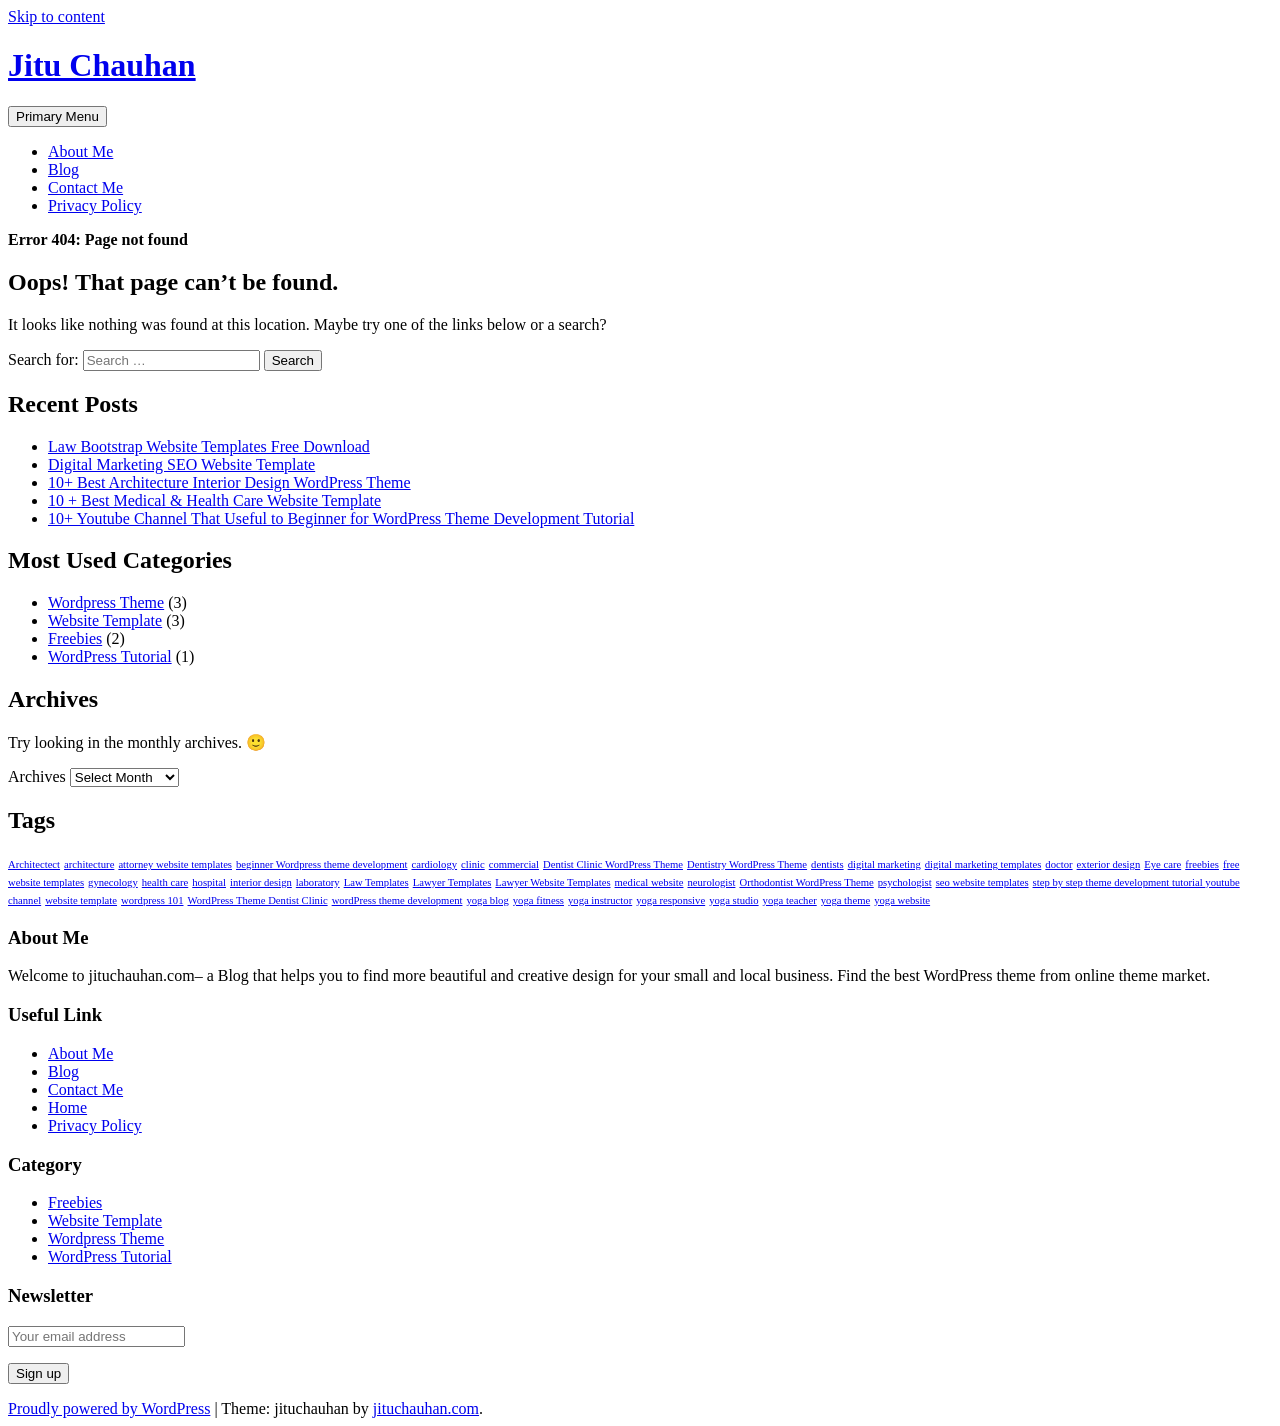
<file: shopdashboard/pages/index.html>
<!DOCTYPE html>
    <html lang="en-US" prefix="og: http://ogp.me/ns#">

    <head>
    	
   
        <meta name="google-site-verification" content="4KqxXLPDRgArLiUh4ZFZ0BLFW6n7QN0jibkjD7lBNMg" />
        <meta charset="UTF-8">
        <meta name="viewport" content="width=device-width, initial-scale=1">
        <link rel="profile" href="http://gmpg.org/xfn/11">
        <link href="https://fonts.googleapis.com/css?family=Open+Sans:300,400,400i,600,600i,700,700i,800" rel="stylesheet">
        <title>Concept - Bootstrap 4 Admin Dashboard Template</title>

 
<meta name="robots" content="noindex,follow"/>
<meta property="og:locale" content="en_US" />
<meta property="og:type" content="object" />
<meta property="og:title" content="Page not found - Jitu Chauhan" />
<meta property="og:site_name" content="Jitu Chauhan" />
<meta name="twitter:card" content="summary" />
<meta name="twitter:title" content="Page not found - Jitu Chauhan" />
<script type='application/ld+json'>{"@context":"https:\/\/schema.org","@type":"Person","url":"https:\/\/jituchauhan.com\/","sameAs":[],"@id":"#person","name":"Jitu Chauhan"}</script>
<script type='application/ld+json'>{"@context":"https:\/\/schema.org","@type":"BreadcrumbList","itemListElement":[{"@type":"ListItem","position":1,"item":{"@id":"https:\/\/jituchauhan.com\/","name":"Home"}},{"@type":"ListItem","position":2,"item":{"@id":null,"name":"Error 404: Page not found"}}]}</script>
<!-- / Yoast SEO plugin. -->

<link rel='dns-prefetch' href='//maxcdn.bootstrapcdn.com' />
<link rel='dns-prefetch' href='//s.w.org' />
<link rel="alternate" type="application/rss+xml" title="Jitu Chauhan &raquo; Feed" href="https://jituchauhan.com/feed/" />
<link rel="alternate" type="application/rss+xml" title="Jitu Chauhan &raquo; Comments Feed" href="https://jituchauhan.com/comments/feed/" />
		<script type="text/javascript">
			window._wpemojiSettings = {"baseUrl":"https:\/\/s.w.org\/images\/core\/emoji\/11\/72x72\/","ext":".png","svgUrl":"https:\/\/s.w.org\/images\/core\/emoji\/11\/svg\/","svgExt":".svg","source":{"concatemoji":"https:\/\/jituchauhan.com\/wp-includes\/js\/wp-emoji-release.min.js?ver=4.9.8"}};
			!function(a,b,c){function d(a,b){var c=String.fromCharCode;l.clearRect(0,0,k.width,k.height),l.fillText(c.apply(this,a),0,0);var d=k.toDataURL();l.clearRect(0,0,k.width,k.height),l.fillText(c.apply(this,b),0,0);var e=k.toDataURL();return d===e}function e(a){var b;if(!l||!l.fillText)return!1;switch(l.textBaseline="top",l.font="600 32px Arial",a){case"flag":return!(b=d([55356,56826,55356,56819],[55356,56826,8203,55356,56819]))&&(b=d([55356,57332,56128,56423,56128,56418,56128,56421,56128,56430,56128,56423,56128,56447],[55356,57332,8203,56128,56423,8203,56128,56418,8203,56128,56421,8203,56128,56430,8203,56128,56423,8203,56128,56447]),!b);case"emoji":return b=d([55358,56760,9792,65039],[55358,56760,8203,9792,65039]),!b}return!1}function f(a){var c=b.createElement("script");c.src=a,c.defer=c.type="text/javascript",b.getElementsByTagName("head")[0].appendChild(c)}var g,h,i,j,k=b.createElement("canvas"),l=k.getContext&&k.getContext("2d");for(j=Array("flag","emoji"),c.supports={everything:!0,everythingExceptFlag:!0},i=0;i<j.length;i++)c.supports[j[i]]=e(j[i]),c.supports.everything=c.supports.everything&&c.supports[j[i]],"flag"!==j[i]&&(c.supports.everythingExceptFlag=c.supports.everythingExceptFlag&&c.supports[j[i]]);c.supports.everythingExceptFlag=c.supports.everythingExceptFlag&&!c.supports.flag,c.DOMReady=!1,c.readyCallback=function(){c.DOMReady=!0},c.supports.everything||(h=function(){c.readyCallback()},b.addEventListener?(b.addEventListener("DOMContentLoaded",h,!1),a.addEventListener("load",h,!1)):(a.attachEvent("onload",h),b.attachEvent("onreadystatechange",function(){"complete"===b.readyState&&c.readyCallback()})),g=c.source||{},g.concatemoji?f(g.concatemoji):g.wpemoji&&g.twemoji&&(f(g.twemoji),f(g.wpemoji)))}(window,document,window._wpemojiSettings);
		</script>
		<style type="text/css">
img.wp-smiley,
img.emoji {
	display: inline !important;
	border: none !important;
	box-shadow: none !important;
	height: 1em !important;
	width: 1em !important;
	margin: 0 .07em !important;
	vertical-align: -0.1em !important;
	background: none !important;
	padding: 0 !important;
}
</style>
<link rel='stylesheet' id='contact-form-7-css'  href='https://jituchauhan.com/wp-content/plugins/contact-form-7/includes/css/styles.css?ver=5.0.3' type='text/css' media='all' />
<link rel='stylesheet' id='bootstrap-css'  href='https://jituchauhan.com/wp-content/themes/jituchauhan/css/bootstrap.min.css?ver=3.3.7' type='text/css' media='all' />
<link rel='stylesheet' id='jituchauhan-style-css'  href='https://jituchauhan.com/wp-content/themes/jituchauhan/style.css?ver=4.9.8' type='text/css' media='all' />
<link rel='stylesheet' id='wpb-fa-css'  href='https://maxcdn.bootstrapcdn.com/font-awesome/4.4.0/css/font-awesome.min.css?ver=4.9.8' type='text/css' media='all' />
<link rel='stylesheet' id='addtoany-css'  href='https://jituchauhan.com/wp-content/plugins/add-to-any/addtoany.min.css?ver=1.14' type='text/css' media='all' />
<style id='addtoany-inline-css' type='text/css'>
@media screen and (min-width:981px){
.a2a_floating_style.a2a_default_style{display:none;}
}
</style>
<script type='text/javascript' src='https://jituchauhan.com/wp-includes/js/jquery/jquery.js?ver=1.12.4'></script>
<script type='text/javascript' src='https://jituchauhan.com/wp-includes/js/jquery/jquery-migrate.min.js?ver=1.4.1'></script>
<script type='text/javascript' src='https://jituchauhan.com/wp-content/plugins/add-to-any/addtoany.min.js?ver=1.0'></script>
<link rel='https://api.w.org/' href='https://jituchauhan.com/wp-json/' />
<link rel="EditURI" type="application/rsd+xml" title="RSD" href="https://jituchauhan.com/xmlrpc.php?rsd" />
<link rel="wlwmanifest" type="application/wlwmanifest+xml" href="https://jituchauhan.com/wp-includes/wlwmanifest.xml" /> 
<meta name="generator" content="WordPress 4.9.8" />

<script data-cfasync="false">
window.a2a_config=window.a2a_config||{};a2a_config.callbacks=[];a2a_config.overlays=[];a2a_config.templates={};
a2a_config.icon_color="unset,#ffffff";
(function(d,s,a,b){a=d.createElement(s);b=d.getElementsByTagName(s)[0];a.async=1;a.src="https://static.addtoany.com/menu/page.js";b.parentNode.insertBefore(a,b);})(document,"script");
</script>
	<script>
		  (function(i,s,o,g,r,a,m){i['GoogleAnalyticsObject']=r;i[r]=i[r]||function(){
		  (i[r].q=i[r].q||[]).push(arguments)},i[r].l=1*new Date();a=s.createElement(o),
		  m=s.getElementsByTagName(o)[0];a.async=1;a.src=g;m.parentNode.insertBefore(a,m)
		  })(window,document,'script','https://www.google-analytics.com/analytics.js','ga');
		
		  ga('create', 'UA-92805225-1', 'auto');
		  ga('send', 'pageview');

	</script>
        
        


    <link rel="stylesheet" type="text/css" href="http://jituchauhan.com/wp-content/plugins/template-help-featured-templates/css/style.css" />
    <link rel="stylesheet" type="text/css" href="http://jituchauhan.com/wp-content/plugins/template-help-featured-templates/css/preview.css" />
    <script type="text/javascript">
        function html_entity_decode(str) {
            var ta = document.createElement("textarea");
            ta.innerHTML=str.replace(/</g,"&lt;").replace(/>/g,"&gt;");
            toReturn = ta.value;
            ta = null;
            return toReturn
        }
    </script>
    <link rel="icon" href="https://jituchauhan.com/wp-content/uploads/2017/07/cropped-jituchauhan-32x32.png" sizes="32x32" />
<link rel="icon" href="https://jituchauhan.com/wp-content/uploads/2017/07/cropped-jituchauhan-192x192.png" sizes="192x192" />
<link rel="apple-touch-icon-precomposed" href="https://jituchauhan.com/wp-content/uploads/2017/07/cropped-jituchauhan-180x180.png" />
<meta name="msapplication-TileImage" content="https://jituchauhan.com/wp-content/uploads/2017/07/cropped-jituchauhan-270x270.png" />
		<!-- Google AdSense Ad --->
		<script async src="//pagead2.googlesyndication.com/pagead/js/adsbygoogle.js"></script>
<script>
  (adsbygoogle = window.adsbygoogle || []).push({
    google_ad_client: "ca-pub-2256645353903872",
    enable_page_level_ads: true
  });
</script>
    </head>

    <body class="error404 wp-custom-logo hfeed">
    	
        <div id="page" class="site">
            <div class="header">
                <div class="container">
                <div class="row">
                        <a class="skip-link screen-reader-text" href="#content">
                            Skip to content                        </a>
                        <header id="masthead" class="site-header" role="banner">
                        
                        	
                            <div class="col-md-4">
                                <div class="site-branding">
                                	
                                                                            <h1 class="site-title"><a href="https://jituchauhan.com/" rel="home">Jitu Chauhan</a></h1>
                                                                        </div>
                                <!-- .site-branding -->
                            </div>
                            <div class="col-md-8">
                                <nav id="site-navigation" class="main-navigation" role="navigation">
                                    <button class="menu-toggle" aria-controls="primary-menu" aria-expanded="false">
                                        Primary Menu                                    </button>
                                    <div class="menu-primary-menu-container"><ul id="primary-menu" class="menu"><li id="menu-item-7" class="menu-item menu-item-type-post_type menu-item-object-page menu-item-7"><a href="https://jituchauhan.com/about-me/">About Me</a></li>
<li id="menu-item-403" class="menu-item menu-item-type-post_type menu-item-object-page menu-item-403"><a href="https://jituchauhan.com/blog/">Blog</a></li>
<li id="menu-item-176" class="menu-item menu-item-type-post_type menu-item-object-page menu-item-176"><a href="https://jituchauhan.com/contact-me/">Contact Me</a></li>
<li id="menu-item-359" class="menu-item menu-item-type-post_type menu-item-object-page menu-item-359"><a href="https://jituchauhan.com/privacy-policy/">Privacy Policy</a></li>
</ul></div>                                </nav>
                                <!-- #site-navigation -->
                            </div>
                        </header>
                        <!-- #masthead -->
                    </div>
            </div>
            </div>

			<div class="container"><div class="row"><div class="col-md-12"><p id="breadcrumbs" class="breadcrumbs"><span><strong class="breadcrumb_last">Error 404: Page not found</strong></span></span></p></div></div></div>

            <div class="wrapper">
                <div class="container">
                    
                    <div id="content" class="site-content">
                        <div class="row">
			
	<div id="primary" class="content-area">
		<main id="main" class="site-main" role="main">

			<section class="error-404 not-found">
				<header class="page-header">
					<h1 class="page-title">Oops! That page can&rsquo;t be found.</h1>
				</header><!-- .page-header -->

				<div class="page-content">
					<p>It looks like nothing was found at this location. Maybe try one of the links below or a search?</p>

					<form role="search" method="get" class="search-form" action="https://jituchauhan.com/">
				<label>
					<span class="screen-reader-text">Search for:</span>
					<input type="search" class="search-field" placeholder="Search &hellip;" value="" name="s" />
				</label>
				<input type="submit" class="search-submit" value="Search" />
			</form>		<div class="widget widget_recent_entries">		<h2 class="widgettitle">Recent Posts</h2>		<ul>
											<li>
					<a href="https://jituchauhan.com/law-bootstrap-website-templates-free-download/">Law Bootstrap Website Templates Free Download</a>
									</li>
											<li>
					<a href="https://jituchauhan.com/digital-marketing-seo-website-template/">Digital Marketing SEO Website Template</a>
									</li>
											<li>
					<a href="https://jituchauhan.com/10-best-architecture-interior-design-wordpress-theme/">10+ Best Architecture Interior Design WordPress Theme</a>
									</li>
											<li>
					<a href="https://jituchauhan.com/10-best-medical-health-care-website-template/">10 + Best Medical &#038; Health Care Website Template</a>
									</li>
											<li>
					<a href="https://jituchauhan.com/10-youtube-channel-that-useful-to-beginner-for-wordpress-theme-development-tutorial/">10+ Youtube Channel That Useful to Beginner for WordPress Theme Development Tutorial</a>
									</li>
					</ul>
		</div>
					<div class="widget widget_categories">
						<h2 class="widget-title">Most Used Categories</h2>
						<ul>
							<li class="cat-item cat-item-3"><a href="https://jituchauhan.com/category/wordpress-theme/" title="Premium WordPress Theme">Wordpress Theme</a> (3)
</li>
	<li class="cat-item cat-item-22"><a href="https://jituchauhan.com/category/website-template/" >Website Template</a> (3)
</li>
	<li class="cat-item cat-item-48"><a href="https://jituchauhan.com/category/freebies/" title="Start your website easily with free bootstrap website templates.">Freebies</a> (2)
</li>
	<li class="cat-item cat-item-13"><a href="https://jituchauhan.com/category/wordpress-tutorial/" title="Helpful Links for WordPress Beginner.">WordPress Tutorial</a> (1)
</li>
						</ul>
					</div><!-- .widget -->

					<div class="widget widget_archive"><h2 class="widgettitle">Archives</h2><p>Try looking in the monthly archives. 🙂</p>		<label class="screen-reader-text" for="archives-dropdown--1">Archives</label>
		<select id="archives-dropdown--1" name="archive-dropdown" onchange='document.location.href=this.options[this.selectedIndex].value;'>
			
			<option value="">Select Month</option>
				<option value='https://jituchauhan.com/2017/07/'> July 2017 </option>
	<option value='https://jituchauhan.com/2017/05/'> May 2017 </option>
	<option value='https://jituchauhan.com/2017/03/'> March 2017 </option>
	<option value='https://jituchauhan.com/2017/02/'> February 2017 </option>
	<option value='https://jituchauhan.com/2017/01/'> January 2017 </option>

		</select>
		</div><div class="widget widget_tag_cloud"><h2 class="widgettitle">Tags</h2><div class="tagcloud"><a href="https://jituchauhan.com/tag/architectect/" class="tag-cloud-link tag-link-44 tag-link-position-1" style="font-size: 8pt;" aria-label="Architectect (1 item)">Architectect</a>
<a href="https://jituchauhan.com/tag/architecture/" class="tag-cloud-link tag-link-43 tag-link-position-2" style="font-size: 8pt;" aria-label="architecture (1 item)">architecture</a>
<a href="https://jituchauhan.com/tag/attorney-website-templates/" class="tag-cloud-link tag-link-57 tag-link-position-3" style="font-size: 8pt;" aria-label="attorney website templates (1 item)">attorney website templates</a>
<a href="https://jituchauhan.com/tag/beginner-wordpress-theme-development/" class="tag-cloud-link tag-link-20 tag-link-position-4" style="font-size: 8pt;" aria-label="beginner Wordpress theme development (1 item)">beginner Wordpress theme development</a>
<a href="https://jituchauhan.com/tag/cardiology/" class="tag-cloud-link tag-link-40 tag-link-position-5" style="font-size: 8pt;" aria-label="cardiology (1 item)">cardiology</a>
<a href="https://jituchauhan.com/tag/clinic/" class="tag-cloud-link tag-link-28 tag-link-position-6" style="font-size: 8pt;" aria-label="clinic (1 item)">clinic</a>
<a href="https://jituchauhan.com/tag/commercial/" class="tag-cloud-link tag-link-47 tag-link-position-7" style="font-size: 8pt;" aria-label="commercial (1 item)">commercial</a>
<a href="https://jituchauhan.com/tag/dentist-clinic-wordpress-theme/" class="tag-cloud-link tag-link-15 tag-link-position-8" style="font-size: 8pt;" aria-label="Dentist Clinic WordPress Theme (1 item)">Dentist Clinic WordPress Theme</a>
<a href="https://jituchauhan.com/tag/dentistry-wordpress-theme/" class="tag-cloud-link tag-link-14 tag-link-position-9" style="font-size: 8pt;" aria-label="Dentistry WordPress Theme (1 item)">Dentistry WordPress Theme</a>
<a href="https://jituchauhan.com/tag/dentists/" class="tag-cloud-link tag-link-41 tag-link-position-10" style="font-size: 8pt;" aria-label="dentists (1 item)">dentists</a>
<a href="https://jituchauhan.com/tag/digital-marketing/" class="tag-cloud-link tag-link-50 tag-link-position-11" style="font-size: 8pt;" aria-label="digital marketing (1 item)">digital marketing</a>
<a href="https://jituchauhan.com/tag/digital-marketing-templates/" class="tag-cloud-link tag-link-53 tag-link-position-12" style="font-size: 8pt;" aria-label="digital marketing templates (1 item)">digital marketing templates</a>
<a href="https://jituchauhan.com/tag/doctor/" class="tag-cloud-link tag-link-30 tag-link-position-13" style="font-size: 8pt;" aria-label="doctor (1 item)">doctor</a>
<a href="https://jituchauhan.com/tag/exterior-design/" class="tag-cloud-link tag-link-46 tag-link-position-14" style="font-size: 8pt;" aria-label="exterior design (1 item)">exterior design</a>
<a href="https://jituchauhan.com/tag/eye-care/" class="tag-cloud-link tag-link-37 tag-link-position-15" style="font-size: 8pt;" aria-label="Eye care (1 item)">Eye care</a>
<a href="https://jituchauhan.com/tag/freebies/" class="tag-cloud-link tag-link-52 tag-link-position-16" style="font-size: 8pt;" aria-label="freebies (1 item)">freebies</a>
<a href="https://jituchauhan.com/tag/free-website-templates/" class="tag-cloud-link tag-link-51 tag-link-position-17" style="font-size: 8pt;" aria-label="free website templates (1 item)">free website templates</a>
<a href="https://jituchauhan.com/tag/gynecology/" class="tag-cloud-link tag-link-38 tag-link-position-18" style="font-size: 8pt;" aria-label="gynecology (1 item)">gynecology</a>
<a href="https://jituchauhan.com/tag/health-care/" class="tag-cloud-link tag-link-35 tag-link-position-19" style="font-size: 8pt;" aria-label="health care (1 item)">health care</a>
<a href="https://jituchauhan.com/tag/hospital/" class="tag-cloud-link tag-link-29 tag-link-position-20" style="font-size: 8pt;" aria-label="hospital (1 item)">hospital</a>
<a href="https://jituchauhan.com/tag/interior-design/" class="tag-cloud-link tag-link-45 tag-link-position-21" style="font-size: 8pt;" aria-label="interior design (1 item)">interior design</a>
<a href="https://jituchauhan.com/tag/laboratory/" class="tag-cloud-link tag-link-36 tag-link-position-22" style="font-size: 8pt;" aria-label="laboratory (1 item)">laboratory</a>
<a href="https://jituchauhan.com/tag/law-templates/" class="tag-cloud-link tag-link-54 tag-link-position-23" style="font-size: 8pt;" aria-label="Law Templates (1 item)">Law Templates</a>
<a href="https://jituchauhan.com/tag/lawyer-templates/" class="tag-cloud-link tag-link-56 tag-link-position-24" style="font-size: 8pt;" aria-label="Lawyer Templates (1 item)">Lawyer Templates</a>
<a href="https://jituchauhan.com/tag/lawyer-website-templates/" class="tag-cloud-link tag-link-55 tag-link-position-25" style="font-size: 8pt;" aria-label="Lawyer Website Templates (1 item)">Lawyer Website Templates</a>
<a href="https://jituchauhan.com/tag/medical-website/" class="tag-cloud-link tag-link-32 tag-link-position-26" style="font-size: 8pt;" aria-label="medical website (1 item)">medical website</a>
<a href="https://jituchauhan.com/tag/neurologist/" class="tag-cloud-link tag-link-39 tag-link-position-27" style="font-size: 8pt;" aria-label="neurologist (1 item)">neurologist</a>
<a href="https://jituchauhan.com/tag/orthodontist-wordpress-theme/" class="tag-cloud-link tag-link-17 tag-link-position-28" style="font-size: 8pt;" aria-label="Orthodontist WordPress Theme (1 item)">Orthodontist WordPress Theme</a>
<a href="https://jituchauhan.com/tag/psychologist/" class="tag-cloud-link tag-link-42 tag-link-position-29" style="font-size: 8pt;" aria-label="psychologist (1 item)">psychologist</a>
<a href="https://jituchauhan.com/tag/seo-website-templates/" class="tag-cloud-link tag-link-49 tag-link-position-30" style="font-size: 8pt;" aria-label="seo website templates (1 item)">seo website templates</a>
<a href="https://jituchauhan.com/tag/step-by-step-theme-development-tutorial-youtube-channel/" class="tag-cloud-link tag-link-21 tag-link-position-31" style="font-size: 8pt;" aria-label="step by step theme development tutorial youtube channel (1 item)">step by step theme development tutorial youtube channel</a>
<a href="https://jituchauhan.com/tag/website-template/" class="tag-cloud-link tag-link-34 tag-link-position-32" style="font-size: 8pt;" aria-label="website template (1 item)">website template</a>
<a href="https://jituchauhan.com/tag/wordpress-101/" class="tag-cloud-link tag-link-19 tag-link-position-33" style="font-size: 8pt;" aria-label="wordpress 101 (1 item)">wordpress 101</a>
<a href="https://jituchauhan.com/tag/wordpress-theme-dentist-clinic/" class="tag-cloud-link tag-link-16 tag-link-position-34" style="font-size: 8pt;" aria-label="WordPress Theme Dentist Clinic (1 item)">WordPress Theme Dentist Clinic</a>
<a href="https://jituchauhan.com/tag/wordpress-theme-development/" class="tag-cloud-link tag-link-18 tag-link-position-35" style="font-size: 8pt;" aria-label="wordPress theme development (1 item)">wordPress theme development</a>
<a href="https://jituchauhan.com/tag/yoga-blog/" class="tag-cloud-link tag-link-9 tag-link-position-36" style="font-size: 8pt;" aria-label="yoga blog (1 item)">yoga blog</a>
<a href="https://jituchauhan.com/tag/yoga-fitness/" class="tag-cloud-link tag-link-11 tag-link-position-37" style="font-size: 8pt;" aria-label="yoga fitness (1 item)">yoga fitness</a>
<a href="https://jituchauhan.com/tag/yoga-instructor/" class="tag-cloud-link tag-link-6 tag-link-position-38" style="font-size: 8pt;" aria-label="yoga instructor (1 item)">yoga instructor</a>
<a href="https://jituchauhan.com/tag/yoga-responsive/" class="tag-cloud-link tag-link-5 tag-link-position-39" style="font-size: 8pt;" aria-label="yoga responsive (1 item)">yoga responsive</a>
<a href="https://jituchauhan.com/tag/yoga-studio/" class="tag-cloud-link tag-link-7 tag-link-position-40" style="font-size: 8pt;" aria-label="yoga studio (1 item)">yoga studio</a>
<a href="https://jituchauhan.com/tag/yoga-teacher/" class="tag-cloud-link tag-link-4 tag-link-position-41" style="font-size: 8pt;" aria-label="yoga teacher (1 item)">yoga teacher</a>
<a href="https://jituchauhan.com/tag/yoga-theme/" class="tag-cloud-link tag-link-8 tag-link-position-42" style="font-size: 8pt;" aria-label="yoga theme (1 item)">yoga theme</a>
<a href="https://jituchauhan.com/tag/yoga-website/" class="tag-cloud-link tag-link-10 tag-link-position-43" style="font-size: 8pt;" aria-label="yoga website (1 item)">yoga website</a></div>
</div>
				</div><!-- .page-content -->
			</section><!-- .error-404 -->

		</main><!-- #main -->
	</div><!-- #primary -->


    </div><!-- #content -->

   
</div><!-- #page -->

</div>

<div class="footer">
    	<div class="container">
        <div class="row">
		 				<div id="text-2" class="widget-container widget_text col-md-3"><h3 class="widget-title">About Me</h3>			<div class="textwidget"><p>Welcome to jituchauhan.com– a Blog that helps you to find more beautiful and creative design for your small and local business. Find the best WordPress theme from online theme market.</p>
</div>
		</div><div id="pages-2" class="widget-container widget_pages col-md-3"><h3 class="widget-title">Useful Link</h3>		<ul>
			<li class="page_item page-item-5"><a href="https://jituchauhan.com/about-me/">About Me</a></li>
<li class="page_item page-item-222"><a href="https://jituchauhan.com/blog/">Blog</a></li>
<li class="page_item page-item-174"><a href="https://jituchauhan.com/contact-me/">Contact Me</a></li>
<li class="page_item page-item-361"><a href="https://jituchauhan.com/home/">Home</a></li>
<li class="page_item page-item-241"><a href="https://jituchauhan.com/privacy-policy/">Privacy Policy</a></li>
		</ul>
		</div><div id="categories-3" class="widget-container widget_categories col-md-3"><h3 class="widget-title">Category</h3>		<ul>
	<li class="cat-item cat-item-48"><a href="https://jituchauhan.com/category/freebies/" title="Start your website easily with free bootstrap website templates.">Freebies</a>
</li>
	<li class="cat-item cat-item-22"><a href="https://jituchauhan.com/category/website-template/" >Website Template</a>
</li>
	<li class="cat-item cat-item-3"><a href="https://jituchauhan.com/category/wordpress-theme/" title="Premium WordPress Theme">Wordpress Theme</a>
</li>
	<li class="cat-item cat-item-13"><a href="https://jituchauhan.com/category/wordpress-tutorial/" title="Helpful Links for WordPress Beginner.">WordPress Tutorial</a>
</li>
		</ul>
</div><div id="mc4wp_form_widget-3" class="widget-container widget_mc4wp_form_widget col-md-3"><h3 class="widget-title">Newsletter</h3><script>(function() {
	if (!window.mc4wp) {
		window.mc4wp = {
			listeners: [],
			forms    : {
				on: function (event, callback) {
					window.mc4wp.listeners.push({
						event   : event,
						callback: callback
					});
				}
			}
		}
	}
})();
</script><!-- MailChimp for WordPress v4.2.4 - https://wordpress.org/plugins/mailchimp-for-wp/ --><form id="mc4wp-form-1" class="mc4wp-form mc4wp-form-277" method="post" data-id="277" data-name="Subscriber For Update" ><div class="mc4wp-form-fields"><p>
	<label></label>
	<input type="email" name="EMAIL" placeholder="Your email address" required/>
</p>

<p>
	<input type="submit" value="Sign up" />
</p></div><label style="display: none !important;">Leave this field empty if you're human: <input type="text" name="_mc4wp_honeypot" value="" tabindex="-1" autocomplete="off" /></label><input type="hidden" name="_mc4wp_timestamp" value="1541623610" /><input type="hidden" name="_mc4wp_form_id" value="277" /><input type="hidden" name="_mc4wp_form_element_id" value="mc4wp-form-1" /><div class="mc4wp-response"></div></form><!-- / MailChimp for WordPress Plugin --></div>		 			</div>
    		<div class="row">
    			<div class="col-lg-12 col-md-12 col-sm-12 col-xs-12">
    				 <footer id="colophon" class="site-footer" role="contentinfo">
        <div class="site-info">
            <a href="https://wordpress.org/">Proudly powered by WordPress</a>
            <span class="sep"> | </span>
            Theme: jituchauhan by <a href="http://jituchauhan.com/" rel="designer" class="">jituchauhan.com</a>.        </div><!-- .site-info -->
         	
    </footer><!-- #colophon -->
    			</div>
    		</div>
    	</div>
</div>
<div class="a2a_kit a2a_kit_size_32 a2a_floating_style a2a_default_style" style="bottom:0px;left:0px;background-color:transparent;"><a class="a2a_button_facebook" href="https://www.addtoany.com/add_to/facebook?linkurl=https%3A%2F%2Fjituchauhan.com%2Finfluence%2Flandingpage%2Finfluence%2Fpages%2Findex.html&amp;linkname=Page%20not%20found%20-%20Jitu%20Chauhan" title="Facebook" rel="nofollow noopener" target="_blank"></a><a class="a2a_button_twitter" href="https://www.addtoany.com/add_to/twitter?linkurl=https%3A%2F%2Fjituchauhan.com%2Finfluence%2Flandingpage%2Finfluence%2Fpages%2Findex.html&amp;linkname=Page%20not%20found%20-%20Jitu%20Chauhan" title="Twitter" rel="nofollow noopener" target="_blank"></a><a class="a2a_button_google_plus" href="https://www.addtoany.com/add_to/google_plus?linkurl=https%3A%2F%2Fjituchauhan.com%2Finfluence%2Flandingpage%2Finfluence%2Fpages%2Findex.html&amp;linkname=Page%20not%20found%20-%20Jitu%20Chauhan" title="Google+" rel="nofollow noopener" target="_blank"></a><a class="a2a_button_pinterest" href="https://www.addtoany.com/add_to/pinterest?linkurl=https%3A%2F%2Fjituchauhan.com%2Finfluence%2Flandingpage%2Finfluence%2Fpages%2Findex.html&amp;linkname=Page%20not%20found%20-%20Jitu%20Chauhan" title="Pinterest" rel="nofollow noopener" target="_blank"></a><a class="a2a_button_linkedin" href="https://www.addtoany.com/add_to/linkedin?linkurl=https%3A%2F%2Fjituchauhan.com%2Finfluence%2Flandingpage%2Finfluence%2Fpages%2Findex.html&amp;linkname=Page%20not%20found%20-%20Jitu%20Chauhan" title="LinkedIn" rel="nofollow noopener" target="_blank"></a><a class="a2a_dd addtoany_share_save addtoany_share" href="https://www.addtoany.com/share"></a></div><script>(function() {function addEventListener(element,event,handler) {
	if(element.addEventListener) {
		element.addEventListener(event,handler, false);
	} else if(element.attachEvent){
		element.attachEvent('on'+event,handler);
	}
}function maybePrefixUrlField() {
	if(this.value.trim() !== '' && this.value.indexOf('http') !== 0) {
		this.value = "http://" + this.value;
	}
}

var urlFields = document.querySelectorAll('.mc4wp-form input[type="url"]');
if( urlFields && urlFields.length > 0 ) {
	for( var j=0; j < urlFields.length; j++ ) {
		addEventListener(urlFields[j],'blur',maybePrefixUrlField);
	}
}/* test if browser supports date fields */
var testInput = document.createElement('input');
testInput.setAttribute('type', 'date');
if( testInput.type !== 'date') {

	/* add placeholder & pattern to all date fields */
	var dateFields = document.querySelectorAll('.mc4wp-form input[type="date"]');
	for(var i=0; i<dateFields.length; i++) {
		if(!dateFields[i].placeholder) {
			dateFields[i].placeholder = 'YYYY-MM-DD';
		}
		if(!dateFields[i].pattern) {
			dateFields[i].pattern = '[0-9]{4}-(0[1-9]|1[012])-(0[1-9]|1[0-9]|2[0-9]|3[01])';
		}
	}
}

})();</script><script type='text/javascript'>
/* <![CDATA[ */
var wpcf7 = {"apiSettings":{"root":"https:\/\/jituchauhan.com\/wp-json\/contact-form-7\/v1","namespace":"contact-form-7\/v1"},"recaptcha":{"messages":{"empty":"Please verify that you are not a robot."}}};
/* ]]> */
</script>
<script type='text/javascript' src='https://jituchauhan.com/wp-content/plugins/contact-form-7/includes/js/scripts.js?ver=5.0.3'></script>
<script type='text/javascript' src='https://jituchauhan.com/wp-content/themes/jituchauhan/js/bootstrap.min.js?ver=3.3.7'></script>
<script type='text/javascript' src='https://jituchauhan.com/wp-content/themes/jituchauhan/js/navigation.js?ver=20151215'></script>
<script type='text/javascript' src='https://jituchauhan.com/wp-content/themes/jituchauhan/js/skip-link-focus-fix.js?ver=20151215'></script>
<script type='text/javascript' src='https://jituchauhan.com/wp-includes/js/wp-embed.min.js?ver=4.9.8'></script>
<script type='text/javascript'>
/* <![CDATA[ */
var mc4wp_forms_config = [];
/* ]]> */
</script>
<script type='text/javascript' src='https://jituchauhan.com/wp-content/plugins/mailchimp-for-wp/assets/js/forms-api.min.js?ver=4.2.4'></script>
<!--[if lte IE 9]>
<script type='text/javascript' src='https://jituchauhan.com/wp-content/plugins/mailchimp-for-wp/assets/js/third-party/placeholders.min.js?ver=4.2.4'></script>
<![endif]-->

</body>
</html>
</file>
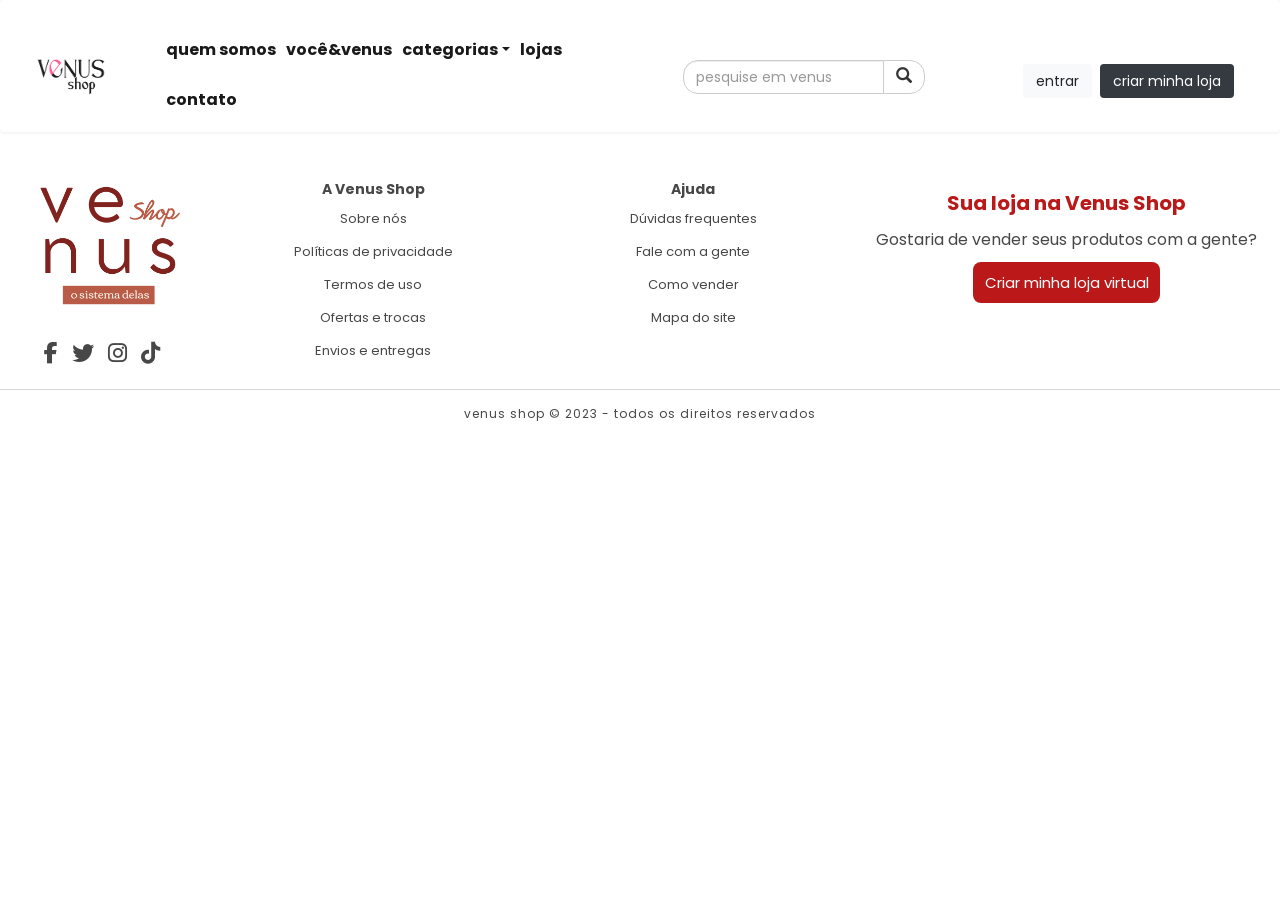
<file: layout1.html>
<!DOCTYPE html>
<html lang="pt-br">

  <head>
    <meta charset="UTF-8">
    <link rel="icon" href="/img/icondosite.png">
    <meta http-equiv="X-UA-Compatible" content="IE=edge">
    <meta name="viewport" content="width=device-width, initial-scale=1.0">
    <title>Venus Shop - O Sistema Delas</title>
    <link rel="stylesheet" href="https://stackpath.bootstrapcdn.com/bootstrap/4.1.3/css/bootstrap.min.css" integrity="sha384-MCw98/SFnGE8fJT3GXwEOngsV7Zt27NXFoaoApmYm81iuXoPkFOJwJ8ERdknLPMO" crossorigin="anonymous">
    <link rel="stylesheet" href="https://maxcdn.bootstrapcdn.com/font-awesome/4.7.0/css/font-awesome.min.css">
    <link rel="stylesheet" href="https://maxcdn.bootstrapcdn.com/bootstrap/3.3.7/css/bootstrap.min.css">
    <script src="https://maxcdn.bootstrapcdn.com/bootstrap/3.3.7/js/bootstrap.min.js"></script>
    <link rel="stylesheet" href="https://cdnjs.cloudflare.com/ajax/libs/font-awesome/6.2.0/css/all.min.css" />
    <link rel="stylesheet" href="layout1.css">
  </head>

  <body>

    <header>

      <nav class="navbar navbar-expand-lg navbar-light">
        <!--Nome + Icon-->
          <a class="navbar-brand" href="/"><img src="img/logo-principal.png" alt="Logo da VenusShop" title="Venus Shop"></a>
          <!--Dropdown para telas menores-->  		
          <button type="button" data-target="#conteudoNavbarSuportado" data-toggle="collapse" class="navbar-toggle">
            <span class="navbar-toggler-icon"></span>
            <span class="icon-bar"></span>
            <span class="icon-bar"></span>
            <span class="icon-bar"></span>
          </button>
        <!-- Menu de links, usuário, pesquisa e adicionais -->
        <div class="collapse navbar-collapse" id="conteudoNavbarSuportado">
          <ul class="nav navbar-nav">
            <li class="nav-item active">
              <a class="nav-link" href="#"><b>quem somos</b></a>
            </li>
            <li class="nav-item active">
              <a class="nav-link" href="#"><b>você&venus</b></a>
            </li>
            <li class="nav-item dropdown active">
              <a class="nav-link dropdown-toggle" href="#" id="navbarDropdown" role="button" data-toggle="dropdown" aria-haspopup="true" aria-expanded="false"><b>categorias</b></a>
              <div class="dropdown-menu" aria-labelledby="navbarDropdown">					
                <a class="dropdown-item" href="#">moças</a>
                <a class="dropdown-item" href="#">pets</a>
                <a class="dropdown-item" href="#">beleza</a>
                <a class="dropdown-item" href="#">deco&casa</a>
                <a class="dropdown-item" href="#">escritório</a>
              </div>
            </li>
            <li class="nav-item active">
              <a class="nav-link" href="#"><b>lojas</b></a>
            </li>
            <li class="nav-item active">
              <a class="nav-link" href="#"><b>contato</b></a>
            </li>
          </ul>
        </div>
        <!--Barra de pesquisa-->
        <form id="search-box">
          <div class="input-group">
            <input type="text" class="form-control" placeholder="pesquise em venus" name="search">
            <div class="input-group-btn">
              <button class="btn btn-default" type="submit"><i class="glyphicon glyphicon-search" title="pesquisar"></i></button>
            </div>
          </div>
        </form>
        </ul>
        <form class="form-inline my-2 my-lg-0" id="btnentrar">
          <a href="/login.html"><button type="button" class="btn btn-light">entrar</button></a>
        </form>
        <form class="form-inline my-2 my-lg-0" id="btnvender">
          <a href="#"><button type="button" class="btn btn-dark">criar minha loja</button></a>
        </form>
      </nav>

    </header>

    <!--<main>
      <h4>conteúdo teste</h4>
    </main>-->

    <footer>
      <!--Rodapé superior -->
      <div class="container-fluid">
      <div class="row text-center footersup">
        <div class="col-md-2">
          <p>
            <a href="#" title="Venus Shop"><img src="img/variacao.png" width="190px" alt="Venus Shop - O sistema delas"></a>
          </p>
          <p>
            <a href="#" title="Facebook Venus Shop"><i class="fa-brands fa-facebook-f"></i></a>
            <a href="#" title="Twitter Venus Shop"><i class="fa-brands fa-twitter"></i></a>
            <a href="#" title="Instagram Venus Shop"><i class="fa-brands fa-instagram"></i></a>
            <a href="#" title="Tiktok Venus Shop"><i class="fa-brands fa-tiktok"></i></a>
          </p>
        </div>
        <div class="col-md-3">
          <h4 id="titlef">A Venus Shop</h4>
          <p><a href="#">Sobre nós</a></p>
          <p><a href="#">Políticas de privacidade</a></p>
          <p><a href="#">Termos de uso</a></p>
          <p><a href="#">Ofertas e trocas</a></p>
          <p><a href="#">Envios e entregas</a></p>
        </div>
        <div class="col-md-3">
          <h4 id="titlef">Ajuda</h4>
          <p><a href="#">Dúvidas frequentes</a></p>
          <p><a href="#">Fale com a gente</a></p>
          <p><a href="#">Como vender</a></p>
          <p><a href="#">Mapa do site</a></p>
        </div>
        <div class="col-md-4">
          <h4 id="titlevenda">Sua loja na Venus Shop</h4>
          <p>Gostaria de vender seus produtos com a gente?</p>
          <p><input type="button" value="Criar minha loja virtual" onclick="msg()"></p>
          
        </div>
      </div>
      <!--Rodapé inferior-->
      <div class="row text-center footerinf">
        <div class="col-md-12" id="copy">
          venus shop &copy; 2023 - todos os direitos reservados
        </div>
      </div>
    </div>
    </footer>

    <script src="https://code.jquery.com/jquery-3.3.1.slim.min.js" integrity="sha384-q8i/X+965DzO0rT7abK41JStQIAqVgRVzpbzo5smXKp4YfRvH+8abtTE1Pi6jizo" crossorigin="anonymous"></script>
    <script src="https://cdnjs.cloudflare.com/ajax/libs/popper.js/1.14.3/umd/popper.min.js" integrity="sha384-ZMP7rVo3mIykV+2+9J3UJ46jBk0WLaUAdn689aCwoqbBJiSnjAK/l8WvCWPIPm49" crossorigin="anonymous"></script>
    <script src="https://stackpath.bootstrapcdn.com/bootstrap/4.1.3/js/bootstrap.min.js" integrity="sha384-ChfqqxuZUCnJSK3+MXmPNIyE6ZbWh2IMqE241rYiqJxyMiZ6OW/JmZQ5stwEULTy" crossorigin="anonymous"></script>
  </body>
</html>
</file>
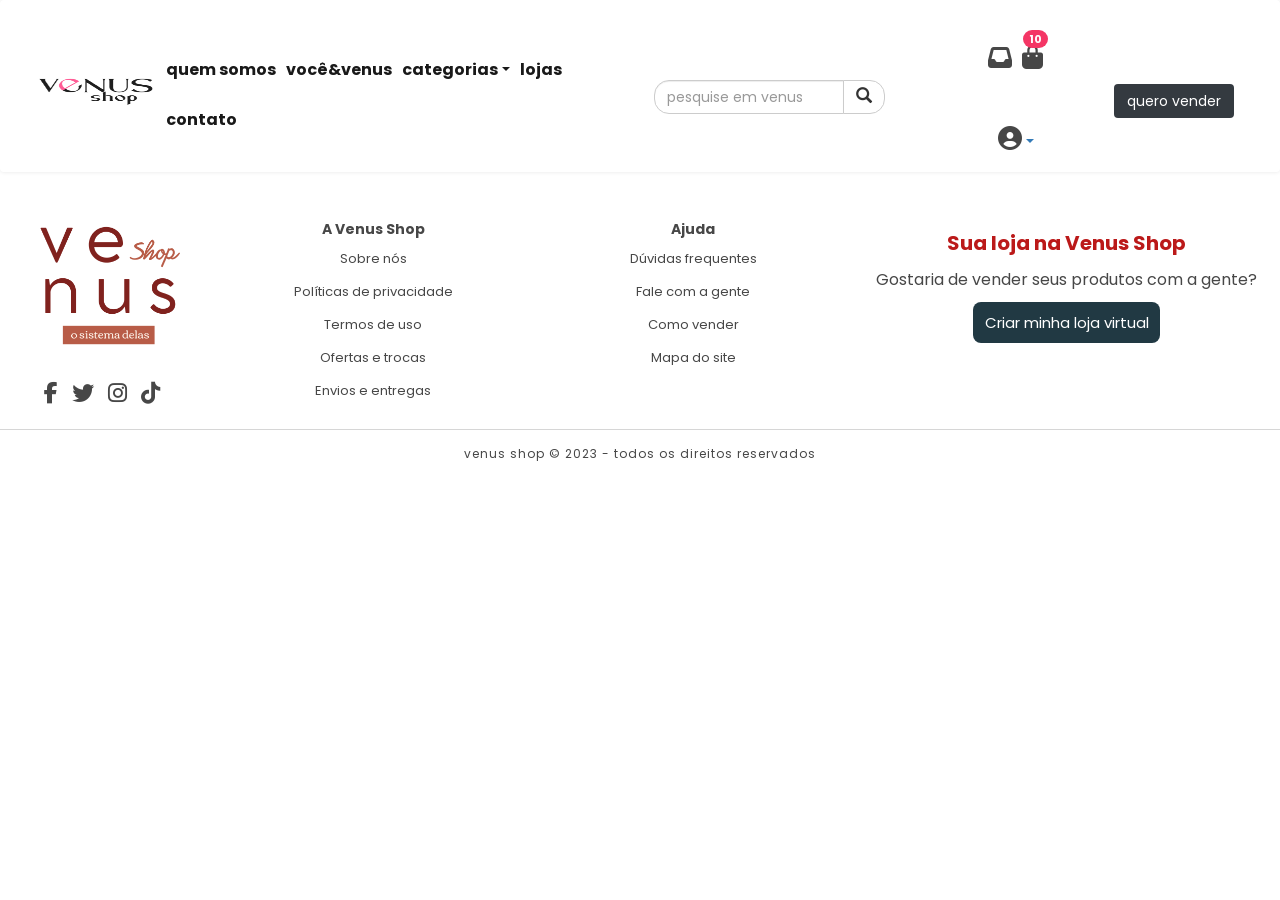
<file: layout2.html>
<!DOCTYPE html>
<html lang="pt-br">

  <head>
    <meta charset="UTF-8">
    <link rel="icon" href="/img/icondosite.png">
    <meta http-equiv="X-UA-Compatible" content="IE=edge">
    <meta name="viewport" content="width=device-width, initial-scale=1.0">
    <title>Venus Shop - O Sistema Delas</title>
    <link rel="stylesheet" href="https://stackpath.bootstrapcdn.com/bootstrap/4.1.3/css/bootstrap.min.css" integrity="sha384-MCw98/SFnGE8fJT3GXwEOngsV7Zt27NXFoaoApmYm81iuXoPkFOJwJ8ERdknLPMO" crossorigin="anonymous">
    <link rel="stylesheet" href="https://maxcdn.bootstrapcdn.com/font-awesome/4.7.0/css/font-awesome.min.css">
    <link rel="stylesheet" href="https://maxcdn.bootstrapcdn.com/bootstrap/3.3.7/css/bootstrap.min.css">
    <script src="https://maxcdn.bootstrapcdn.com/bootstrap/3.3.7/js/bootstrap.min.js"></script>
    <link rel="stylesheet" href="https://cdnjs.cloudflare.com/ajax/libs/font-awesome/6.2.0/css/all.min.css" />
    <link rel="stylesheet" href="layout2.css">
  </head>

  <body>

    <header>

      <nav class="navbar navbar-expand-lg navbar-light">
        <!--Nome + Icon-->
          <a class="navbar-brand" href="/"><img src="img/logo-principal.png" alt="Logo da VenusShop" title="Venus Shop"></a>
          <!--Dropdown para telas menores-->  		
          <button type="button" data-target="#conteudoNavbarSuportado" data-toggle="collapse" class="navbar-toggle">
            <span class="navbar-toggler-icon"></span>
            <span class="icon-bar"></span>
            <span class="icon-bar"></span>
            <span class="icon-bar"></span>
          </button>
        <!-- Menu de links, usuário, pesquisa e adicionais -->
        <div class="collapse navbar-collapse" id="conteudoNavbarSuportado">
          <ul class="nav navbar-nav">
            <li class="nav-item active">
              <a class="nav-link" href="#"><b>quem somos</b></a>
            </li>
            <li class="nav-item active">
              <a class="nav-link" href="#"><b>você&venus</b></a>
            </li>
            <li class="nav-item dropdown active">
              <a class="nav-link dropdown-toggle" href="#" id="navbarDropdown" role="button" data-toggle="dropdown" aria-haspopup="true" aria-expanded="false"><b>categorias</b></a>
              <div class="dropdown-menu" aria-labelledby="navbarDropdown">					
                <a class="dropdown-item" href="#">moças</a>
                <a class="dropdown-item" href="#">pets</a>
                <a class="dropdown-item" href="#">beleza</a>
                <a class="dropdown-item" href="#">deco&casa</a>
                <a class="dropdown-item" href="#">escritório</a>
              </div>
            </li>
            <li class="nav-item active">
              <a class="nav-link" href="#"><b>lojas</b></a>
            </li>
            <li class="nav-item active">
              <a class="nav-link" href="#"><b>contato</b></a>
            </li>
          </ul>
        </div>
        <!--Barra de pesquisa-->
        <form id="search-box">
          <div class="input-group">
            <input type="text" class="form-control" placeholder="pesquise em venus" name="search">
            <div class="input-group-btn">
              <button class="btn btn-default" type="submit"><i class="glyphicon glyphicon-search" title="pesquisar"></i></button>
            </div>
          </div>
        </form>
        <!--Sacola de compras-->
        <ul class="nav navbar-nav navbar-inline" id="iuserm">
          <li class="nav-item">
            <a class="nav-link" href="#" id="notifications"><i class="fa-solid fa-inbox" title="mensagens" alt="Mensagens"></i></a>
          </li>
          <li class="nav-item">
            <a class="nav-link" href="#" id="shopicon"><i class="fa-solid fa-bag-shopping" title="continue comprando" alt="Minha sacola"></i>
              <span class="badge">10</span>
            </a>
          </li>
            <!--Perfil do usuário logado-->
            <li class="dropdown-user navbar-inline">
              <a href="#" data-toggle="dropdown" class="dropdown-toggle user-action"><i class="fa-solid fa-circle-user" title="minha conta" alt="Minha conta"></i></a>
              <ul class="dropdown-menu">
                <li><a href="#"><i class="fa-solid fa-user-astronaut"></i> meu perfil</a></li>
                <li><a href="#"><i class="fa-solid fa-bag-shopping"></i> continue comprando</a></li>
                <li><a href="#"><i class="fa-solid fa-heart"></i> favoritos</a></li>
                <li><a href="#"><i class="fa-solid fa-cart-shopping"></i> minhas compras</a></li>
                <li class="divider"></li>
                <li><a href="#"><i class="fa-solid fa-circle-question"></i> ajuda</a></li>
                <li><a href="#"><i class="fa-solid fa-gear"></i> configurações</a></li>
                <li class="divider"></li>
                <li><a href="#"><i class="fa-solid fa-right-from-bracket"></i> <b>sair</b></a></li>
              </ul>
            </li>
        </ul>
        <form class="form-inline my-2 my-lg-0" id="btnvender">
          <a href="#"><button type="button" class="btn btn-dark">quero vender</button></a>
        </form>
      </nav>

    </header>

    <!--<main>
      <h4>conteúdo teste</h4>
    </main>-->

    <footer>
      <!--Rodapé superior -->
      <div class="container-fluid">
      <div class="row text-center footersup">
        <div class="col-md-2">
          <p>
            <a href="#" title="Venus Shop"><img src="img/variacao.png" width="190px" alt="Venus Shop - O sistema delas"></a>
          </p>
          <p>
            <a href="#" title="Facebook Venus Shop"><i class="fa-brands fa-facebook-f"></i></a>
            <a href="#" title="Twitter Venus Shop"><i class="fa-brands fa-twitter"></i></a>
            <a href="#" title="Instagram Venus Shop"><i class="fa-brands fa-instagram"></i></a>
            <a href="#" title="Tiktok Venus Shop"><i class="fa-brands fa-tiktok"></i></a>
          </p>
        </div>
        <div class="col-md-3">
          <h4 id="titlef">A Venus Shop</h4>
          <p><a href="#">Sobre nós</a></p>
          <p><a href="#">Políticas de privacidade</a></p>
          <p><a href="#">Termos de uso</a></p>
          <p><a href="#">Ofertas e trocas</a></p>
          <p><a href="#">Envios e entregas</a></p>
        </div>
        <div class="col-md-3">
          <h4 id="titlef">Ajuda</h4>
          <p><a href="#">Dúvidas frequentes</a></p>
          <p><a href="#">Fale com a gente</a></p>
          <p><a href="#">Como vender</a></p>
          <p><a href="#">Mapa do site</a></p>
        </div>
        <div class="col-md-4">
          <h4 id="titlevenda">Sua loja na Venus Shop</h4>
          <p>Gostaria de vender seus produtos com a gente?</p>
          <p><input type="button" value="Criar minha loja virtual" onclick="msg()"></p>
          
        </div>
      </div>
      <!--Rodapé inferior-->
      <div class="row text-center footerinf">
        <div class="col-md-12" id="copy">
          venus shop &copy; 2023 - todos os direitos reservados
        </div>
      </div>
    </div>
    </footer>

    <script src="https://code.jquery.com/jquery-3.3.1.slim.min.js" integrity="sha384-q8i/X+965DzO0rT7abK41JStQIAqVgRVzpbzo5smXKp4YfRvH+8abtTE1Pi6jizo" crossorigin="anonymous"></script>
    <script src="https://cdnjs.cloudflare.com/ajax/libs/popper.js/1.14.3/umd/popper.min.js" integrity="sha384-ZMP7rVo3mIykV+2+9J3UJ46jBk0WLaUAdn689aCwoqbBJiSnjAK/l8WvCWPIPm49" crossorigin="anonymous"></script>
    <script src="https://stackpath.bootstrapcdn.com/bootstrap/4.1.3/js/bootstrap.min.js" integrity="sha384-ChfqqxuZUCnJSK3+MXmPNIyE6ZbWh2IMqE241rYiqJxyMiZ6OW/JmZQ5stwEULTy" crossorigin="anonymous"></script>
  </body>
</html>
</file>
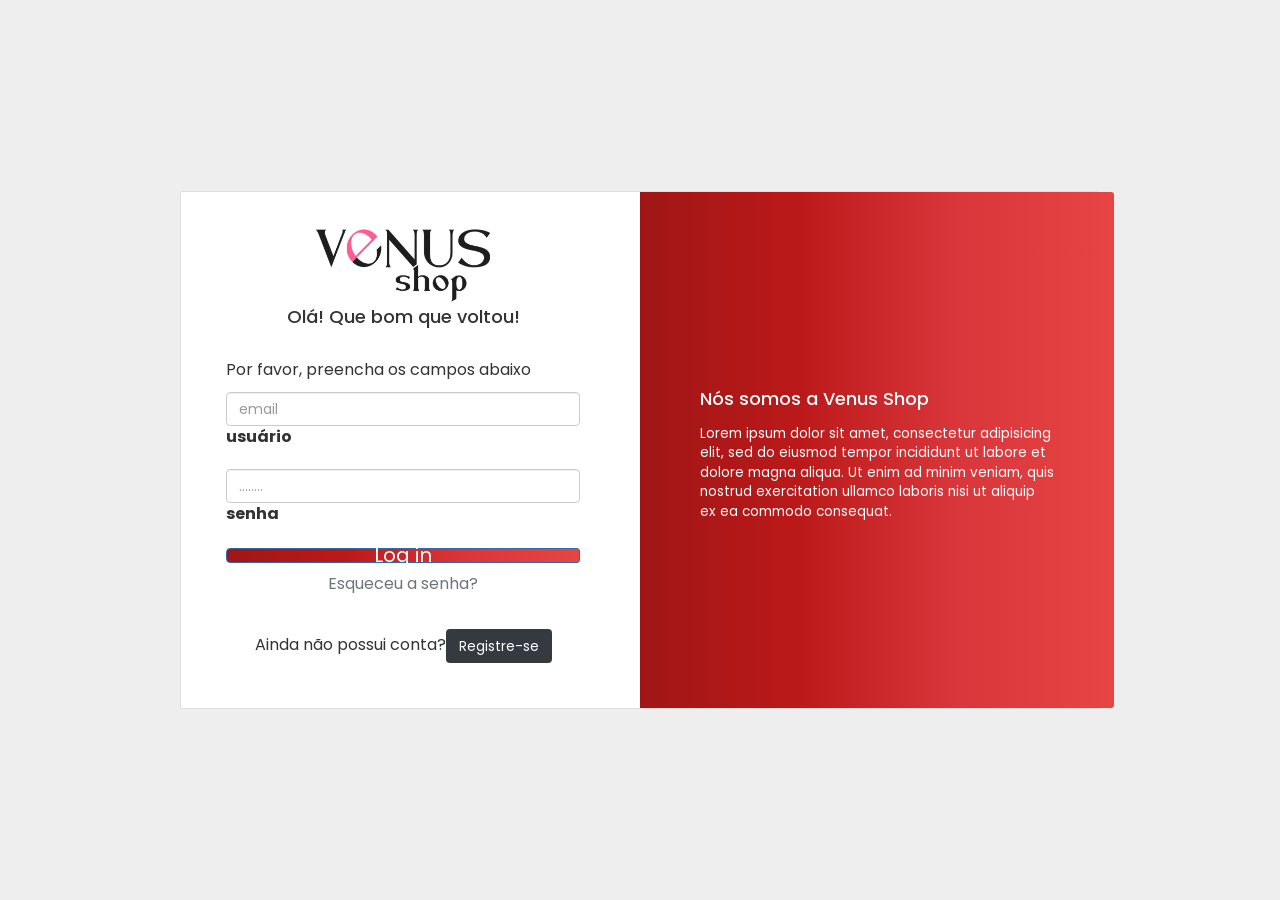
<file: login.html>
<!DOCTYPE html>
<html lang="en">
<head>
  <meta charset="UTF-8">
  <meta http-equiv="X-UA-Compatible" content="IE=edge">
  <meta name="viewport" content="width=device-width, initial-scale=1.0">
  <title>Login na Venus Shop</title>
  <link rel="stylesheet" href="https://stackpath.bootstrapcdn.com/bootstrap/4.1.3/css/bootstrap.min.css" integrity="sha384-MCw98/SFnGE8fJT3GXwEOngsV7Zt27NXFoaoApmYm81iuXoPkFOJwJ8ERdknLPMO" crossorigin="anonymous">
  <link rel="stylesheet" href="https://maxcdn.bootstrapcdn.com/font-awesome/4.7.0/css/font-awesome.min.css">
  <link rel="stylesheet" href="https://maxcdn.bootstrapcdn.com/bootstrap/3.3.7/css/bootstrap.min.css">
  <script src="https://maxcdn.bootstrapcdn.com/bootstrap/3.3.7/js/bootstrap.min.js"></script>
  <link rel="stylesheet" href="https://cdnjs.cloudflare.com/ajax/libs/font-awesome/6.2.0/css/all.min.css" />
  <link rel="stylesheet" href="login.css">
</head>
<body>
  <header>



  </header>
  <section class="h-100 gradient-form" style="background-color: #eee;">
    <div class="container py-5 h-100">
      <div class="row d-flex justify-content-center align-items-center h-100">
        <div class="col-xl-10">
          <div class="card rounded-3 text-black">
            <div class="row g-0">
              <div class="col-lg-6">
                <div class="card-body p-md-5 mx-md-4">
  
                  <div class="text-center">
                    <img src="img/logo-principal.png"
                      style="width: 185px;" alt="logo">
                    <h4 class="mt-1 mb-5 pb-1">Olá! Que bom que voltou!</h4>
                  </div>
  
                  <form>
                    <p>Por favor, preencha os campos abaixo</p>
  
                    <div class="form-outline mb-4">
                      <input type="email" id="form2Example11" class="form-control"
                        placeholder="email" />
                      <label class="form-label" for="form2Example11">usuário</label>
                    </div>
  
                    <div class="form-outline mb-4">
                      <input type="password" id="form2Example22" class="form-control" placeholder="........">
                      <label class="form-label" for="form2Example22">senha</label>
                    </div>
  
                    <div class="text-center pt-1 mb-5 pb-1">
                      <button class="btn btn-primary btn-block fa-lg gradient-custom-2 mb-3" type="button">Log
                        in</button>
                      <a class="text-muted" href="#!">Esqueceu a senha?</a>
                    </div>
  
                    <div class="d-flex align-items-center justify-content-center pb-4">
                      <p class="mb-0 me-2">Ainda não possui conta?</p>
                      <button type="button" class="btn btn-dark">Registre-se</button>
                    </div>
  
                  </form>
  
                </div>
              </div>
              <div class="col-lg-6 d-flex align-items-center gradient-custom-2">
                <div class="text-white px-3 py-4 p-md-5 mx-md-4">
                  <h4 class="mb-4">Nós somos a Venus Shop</h4>
                  <p class="small mb-0">Lorem ipsum dolor sit amet, consectetur adipisicing elit, sed do eiusmod
                    tempor incididunt ut labore et dolore magna aliqua. Ut enim ad minim veniam, quis nostrud
                    exercitation ullamco laboris nisi ut aliquip ex ea commodo consequat.</p>
                </div>
              </div>
            </div>
          </div>
        </div>
      </div>
    </div>
  </section>
  <footer>



  </footer>

  <script src="https://code.jquery.com/jquery-3.3.1.slim.min.js" integrity="sha384-q8i/X+965DzO0rT7abK41JStQIAqVgRVzpbzo5smXKp4YfRvH+8abtTE1Pi6jizo" crossorigin="anonymous"></script>
    <script src="https://cdnjs.cloudflare.com/ajax/libs/popper.js/1.14.3/umd/popper.min.js" integrity="sha384-ZMP7rVo3mIykV+2+9J3UJ46jBk0WLaUAdn689aCwoqbBJiSnjAK/l8WvCWPIPm49" crossorigin="anonymous"></script>
    <script src="https://stackpath.bootstrapcdn.com/bootstrap/4.1.3/js/bootstrap.min.js" integrity="sha384-ChfqqxuZUCnJSK3+MXmPNIyE6ZbWh2IMqE241rYiqJxyMiZ6OW/JmZQ5stwEULTy" crossorigin="anonymous"></script>
</body>
</html>
</file>
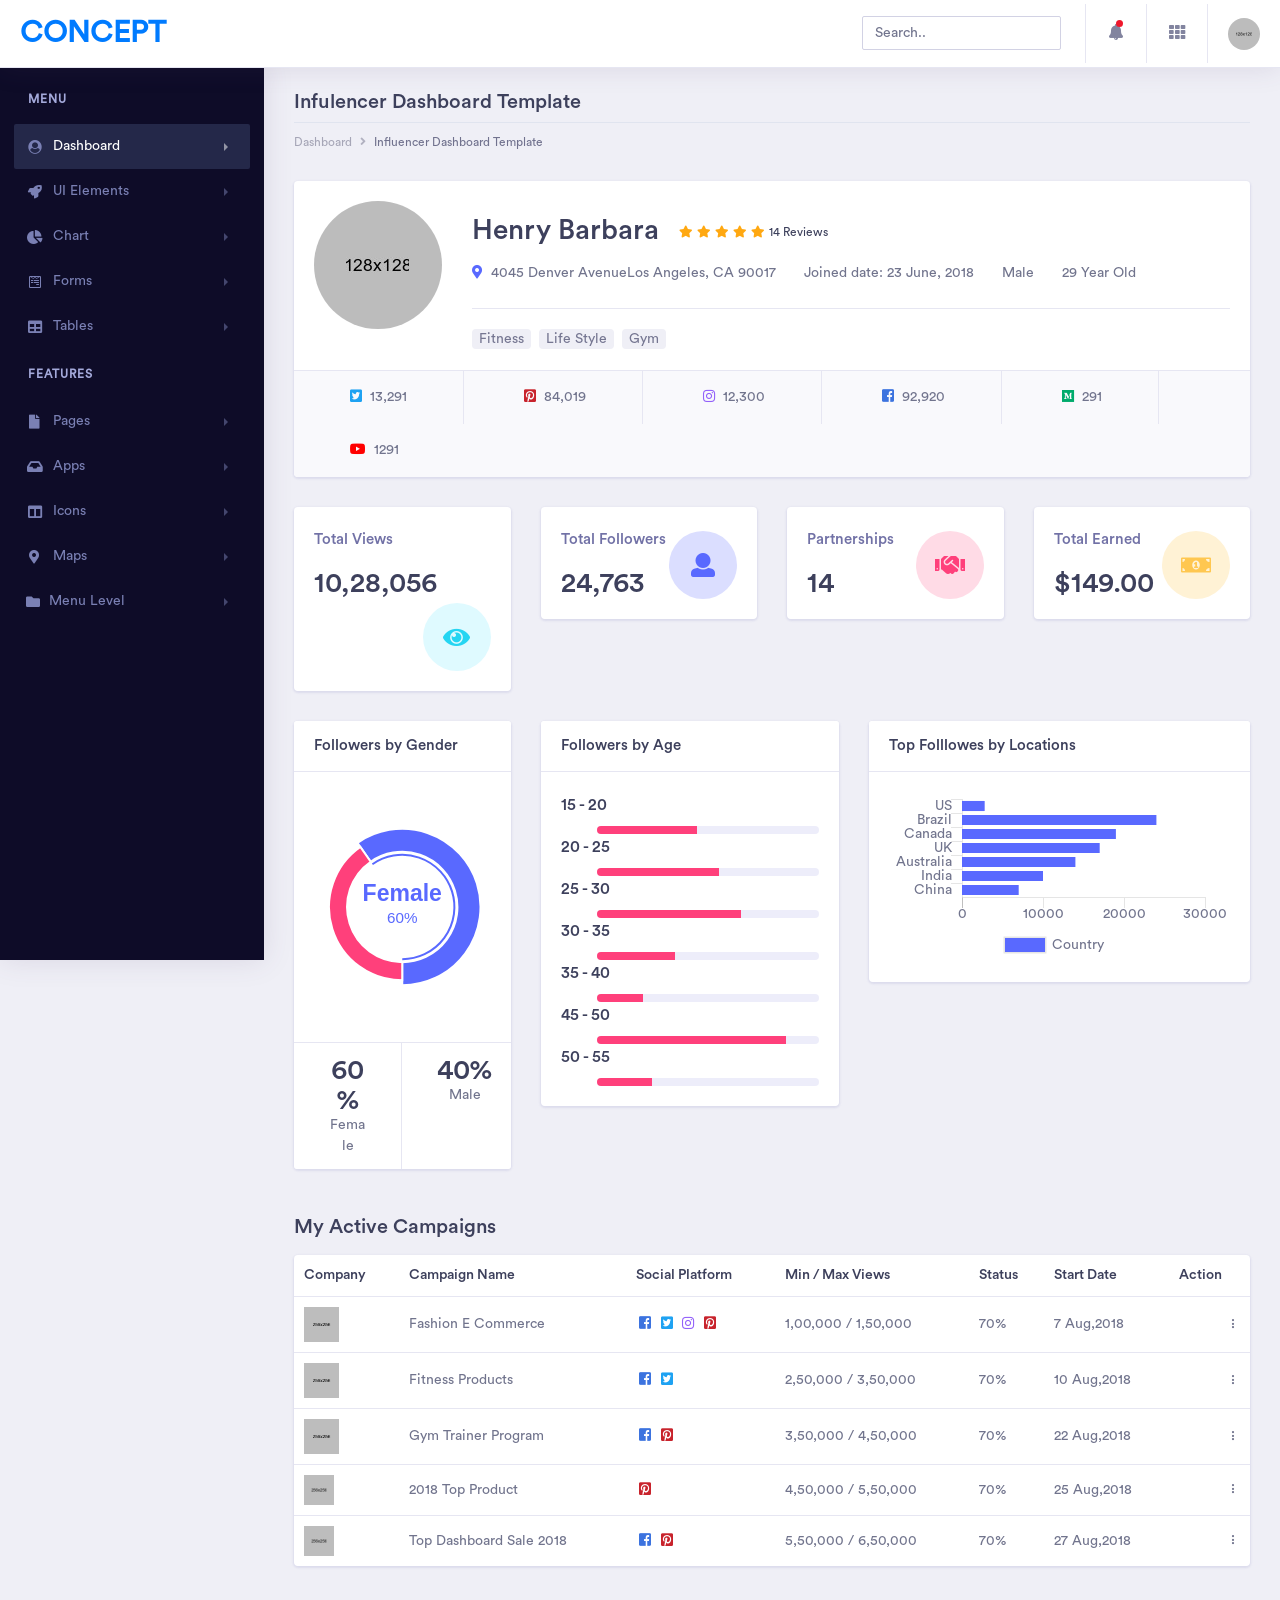
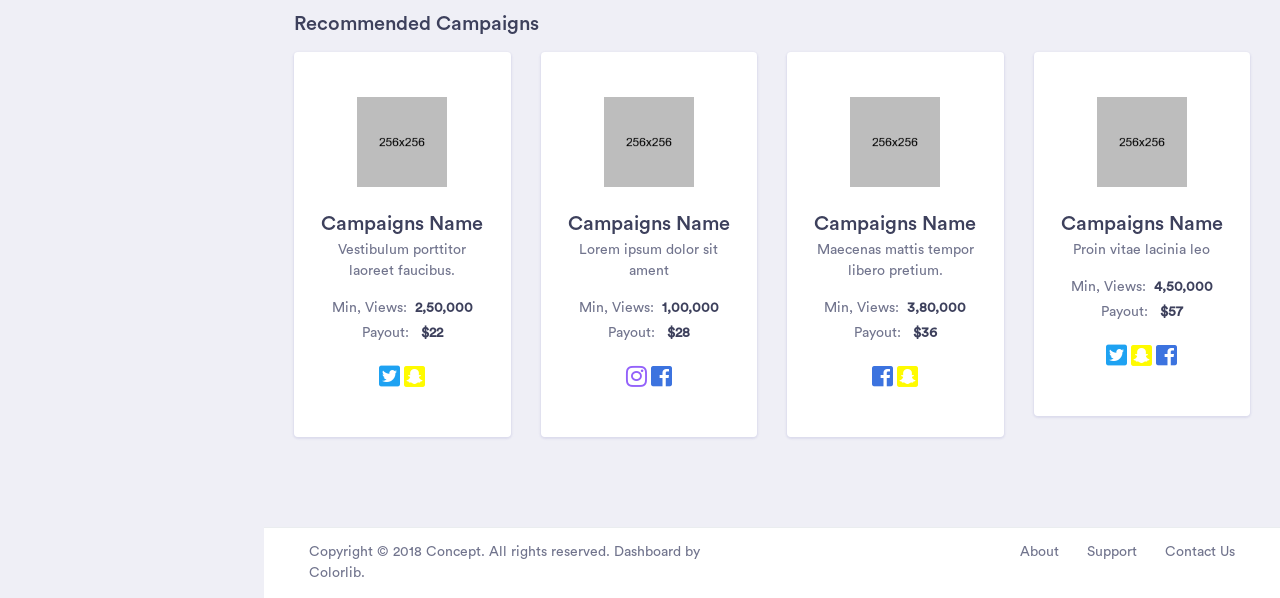
<file: shopdashboard/dashboard-influencer.html>
<!doctype html>
<html lang="en">

 
<head>
    <!-- Required meta tags -->
    <meta charset="utf-8">
    <meta name="viewport" content="width=device-width, initial-scale=1, shrink-to-fit=no">
    <!-- Bootstrap CSS -->
    <link rel="stylesheet" href="assets/vendor/bootstrap/css/bootstrap.min.css">
    <link href="assets/vendor/fonts/circular-std/style.css" rel="stylesheet">
    <link rel="stylesheet" href="assets/libs/css/style.css">
    <link rel="stylesheet" href="assets/vendor/fonts/fontawesome/css/fontawesome-all.css">
    <link rel="stylesheet" href="assets/vendor/charts/morris-bundle/morris.css">
    <link rel="stylesheet" href="assets/vendor/fonts/material-design-iconic-font/css/materialdesignicons.min.css">
    <title>Concept - Bootstrap 4 Admin Dashboard Template</title>
</head>

<body>
    <!-- ============================================================== -->
    <!-- main wrapper -->
    <!-- ============================================================== -->
    <div class="dashboard-main-wrapper">
	    <!-- ============================================================== -->
	    <!-- navbar -->
	    <!-- ============================================================== -->
	    <div class="dashboard-header">
	        <nav class="navbar navbar-expand-lg bg-white fixed-top">
	            <a class="navbar-brand" href="index.html">Concept</a>
	            <button class="navbar-toggler" type="button" data-toggle="collapse" data-target="#navbarSupportedContent" aria-controls="navbarSupportedContent" aria-expanded="false" aria-label="Toggle navigation">
	                <span class="navbar-toggler-icon"></span>
	            </button>
	            <div class="collapse navbar-collapse " id="navbarSupportedContent">
	                <ul class="navbar-nav ml-auto navbar-right-top">
	                    <li class="nav-item">
	                        <div id="custom-search" class="top-search-bar">
	                            <input class="form-control" type="text" placeholder="Search..">
	                        </div>
	                    </li>
	                    <li class="nav-item dropdown notification">
	                        <a class="nav-link nav-icons" href="#" id="navbarDropdownMenuLink1" data-toggle="dropdown" aria-haspopup="true" aria-expanded="false"><i class="fas fa-fw fa-bell"></i> <span class="indicator"></span></a>
	                        <ul class="dropdown-menu dropdown-menu-right notification-dropdown">
	                            <li>
	                                <div class="notification-title"> Notification</div>
	                                <div class="notification-list">
	                                    <div class="list-group">
	                                        <a href="#" class="list-group-item list-group-item-action active">
	                                            <div class="notification-info">
	                                                <div class="notification-list-user-img"><img src="assets/images/avatar-2.jpg" alt="" class="user-avatar-md rounded-circle"></div>
	                                                <div class="notification-list-user-block"><span class="notification-list-user-name">Jeremy Rakestraw</span>accepted your invitation to join the team.
	                                                    <div class="notification-date">2 min ago</div>
	                                                </div>
	                                            </div>
	                                        </a>
	                                        <a href="#" class="list-group-item list-group-item-action">
	                                            <div class="notification-info">
	                                                <div class="notification-list-user-img"><img src="assets/images/avatar-3.jpg" alt="" class="user-avatar-md rounded-circle"></div>
	                                                <div class="notification-list-user-block"><span class="notification-list-user-name">John Abraham </span>is now following you
	                                                    <div class="notification-date">2 days ago</div>
	                                                </div>
	                                            </div>
	                                        </a>
	                                        <a href="#" class="list-group-item list-group-item-action">
	                                            <div class="notification-info">
	                                                <div class="notification-list-user-img"><img src="assets/images/avatar-4.jpg" alt="" class="user-avatar-md rounded-circle"></div>
	                                                <div class="notification-list-user-block"><span class="notification-list-user-name">Monaan Pechi</span> is watching your main repository
	                                                    <div class="notification-date">2 min ago</div>
	                                                </div>
	                                            </div>
	                                        </a>
	                                        <a href="#" class="list-group-item list-group-item-action">
	                                            <div class="notification-info">
	                                                <div class="notification-list-user-img"><img src="assets/images/avatar-5.jpg" alt="" class="user-avatar-md rounded-circle"></div>
	                                                <div class="notification-list-user-block"><span class="notification-list-user-name">Jessica Caruso</span>accepted your invitation to join the team.
	                                                    <div class="notification-date">2 min ago</div>
	                                                </div>
	                                            </div>
	                                        </a>
	                                    </div>
	                                </div>
	                            </li>
	                            <li>
	                                <div class="list-footer"> <a href="#">View all notifications</a></div>
	                            </li>
	                        </ul>
	                    </li>
	                    <li class="nav-item dropdown connection">
	                        <a class="nav-link" href="#" id="navbarDropdown" role="button" data-toggle="dropdown" aria-haspopup="true" aria-expanded="false"> <i class="fas fa-fw fa-th"></i> </a>
	                        <ul class="dropdown-menu dropdown-menu-right connection-dropdown">
	                            <li class="connection-list">
	                                <div class="row">
	                                    <div class="col-xl-4 col-lg-4 col-md-6 col-sm-12 col-12 ">
	                                        <a href="#" class="connection-item"><img src="assets/images/github.png" alt="" > <span>Github</span></a>
	                                    </div>
	                                    <div class="col-xl-4 col-lg-4 col-md-6 col-sm-12 col-12 ">
	                                        <a href="#" class="connection-item"><img src="assets/images/dribbble.png" alt="" > <span>Dribbble</span></a>
	                                    </div>
	                                    <div class="col-xl-4 col-lg-4 col-md-6 col-sm-12 col-12 ">
	                                        <a href="#" class="connection-item"><img src="assets/images/dropbox.png" alt="" > <span>Dropbox</span></a>
	                                    </div>
	                                </div>
	                                <div class="row">
	                                    <div class="col-xl-4 col-lg-4 col-md-6 col-sm-12 col-12 ">
	                                        <a href="#" class="connection-item"><img src="assets/images/bitbucket.png" alt=""> <span>Bitbucket</span></a>
	                                    </div>
	                                    <div class="col-xl-4 col-lg-4 col-md-6 col-sm-12 col-12 ">
	                                        <a href="#" class="connection-item"><img src="assets/images/mail_chimp.png" alt="" ><span>Mail chimp</span></a>
	                                    </div>
	                                    <div class="col-xl-4 col-lg-4 col-md-6 col-sm-12 col-12 ">
	                                        <a href="#" class="connection-item"><img src="assets/images/slack.png" alt="" > <span>Slack</span></a>
	                                    </div>
	                                </div>
	                            </li>
	                            <li>
	                                <div class="conntection-footer"><a href="#">More</a></div>
	                            </li>
	                        </ul>
	                    </li>
	                    <li class="nav-item dropdown nav-user">
	                        <a class="nav-link nav-user-img" href="#" id="navbarDropdownMenuLink2" data-toggle="dropdown" aria-haspopup="true" aria-expanded="false"><img src="assets/images/avatar-1.jpg" alt="" class="user-avatar-md rounded-circle"></a>
	                        <div class="dropdown-menu dropdown-menu-right nav-user-dropdown" aria-labelledby="navbarDropdownMenuLink2">
	                            <div class="nav-user-info">
	                                <h5 class="mb-0 text-white nav-user-name">John Abraham </h5>
	                                <span class="status"></span><span class="ml-2">Available</span>
	                            </div>
	                            <a class="dropdown-item" href="#"><i class="fas fa-user mr-2"></i>Account</a>
	                            <a class="dropdown-item" href="#"><i class="fas fa-cog mr-2"></i>Setting</a>
	                            <a class="dropdown-item" href="#"><i class="fas fa-power-off mr-2"></i>Logout</a>
	                        </div>
	                    </li>
	                </ul>
	            </div>
	        </nav>
	    </div>
	    <!-- ============================================================== -->
	    <!-- end navbar -->
	    <!-- ============================================================== -->
	    <!-- ============================================================== -->
	    <!-- left sidebar -->
	    <!-- ============================================================== -->
	    <div class="nav-left-sidebar sidebar-dark">
	        <div class="menu-list">
	            <nav class="navbar navbar-expand-lg navbar-light">
	                <a class="d-xl-none d-lg-none" href="#">Dashboard</a>
	                <button class="navbar-toggler" type="button" data-toggle="collapse" data-target="#navbarNav" aria-controls="navbarNav" aria-expanded="false" aria-label="Toggle navigation">
	                    <span class="navbar-toggler-icon"></span>
	                </button>
	                <div class="collapse navbar-collapse" id="navbarNav">
	                    <ul class="navbar-nav flex-column">
	                        <li class="nav-divider">
	                            Menu
	                        </li>
	                        <li class="nav-item ">
	                            <a class="nav-link active" href="#" data-toggle="collapse" aria-expanded="false" data-target="#submenu-1" aria-controls="submenu-1"><i class="fa fa-fw fa-user-circle"></i>Dashboard <span class="badge badge-success">6</span></a>
	                            <div id="submenu-1" class="collapse submenu" style="">
	                                <ul class="nav flex-column">
	                                    <li class="nav-item">
	                                        <a class="nav-link" href="#" data-toggle="collapse" aria-expanded="false" data-target="#submenu-1-2" aria-controls="submenu-1-2">E-Commerce</a>
	                                        <div id="submenu-1-2" class="collapse submenu" style="">
	                                            <ul class="nav flex-column">
	                                                <li class="nav-item">
	                                                    <a class="nav-link" href="index.html">E Commerce Dashboard</a>
	                                                </li>
	                                                <li class="nav-item">
	                                                    <a class="nav-link" href="ecommerce-product.html">Product List</a>
	                                                </li>
	                                                <li class="nav-item">
	                                                    <a class="nav-link" href="ecommerce-product-single.html">Product Single</a>
	                                                </li>
	                                                <li class="nav-item">
	                                                    <a class="nav-link" href="ecommerce-product-checkout.html">Product Checkout</a>
	                                                </li>
	                                            </ul>
	                                        </div>
	                                    </li>
	                                    <li class="nav-item">
	                                        <a class="nav-link" href="dashboard-finance.html">Finance</a>
	                                    </li>
	                                    <li class="nav-item">
	                                        <a class="nav-link" href="dashboard-sales.html">Sales</a>
	                                    </li>
	                                    <li class="nav-item">
	                                        <a class="nav-link" href="#" data-toggle="collapse" aria-expanded="false" data-target="#submenu-1-1" aria-controls="submenu-1-1">Infulencer</a>
	                                        <div id="submenu-1-1" class="collapse submenu" style="">
	                                            <ul class="nav flex-column">
	                                                <li class="nav-item">
	                                                    <a class="nav-link" href="dashboard-influencer.html">Influencer</a>
	                                                </li>
	                                                <li class="nav-item">
	                                                    <a class="nav-link" href="influencer-finder.html">Influencer Finder</a>
	                                                </li>
	                                                <li class="nav-item">
	                                                    <a class="nav-link" href="influencer-profile.html">Influencer Profile</a>
	                                                </li>
	                                            </ul>
	                                        </div>
	                                    </li>
	                                </ul>
	                            </div>
	                        </li>
	                        <li class="nav-item">
	                            <a class="nav-link" href="#" data-toggle="collapse" aria-expanded="false" data-target="#submenu-2" aria-controls="submenu-2"><i class="fa fa-fw fa-rocket"></i>UI Elements</a>
	                            <div id="submenu-2" class="collapse submenu" style="">
	                                <ul class="nav flex-column">
	                                    <li class="nav-item">
	                                        <a class="nav-link" href="pages/cards.html">Cards <span class="badge badge-secondary">New</span></a>
	                                    </li>
	                                    <li class="nav-item">
	                                        <a class="nav-link" href="pages/general.html">General</a>
	                                    </li>
	                                    <li class="nav-item">
	                                        <a class="nav-link" href="pages/carousel.html">Carousel</a>
	                                    </li>
	                                    <li class="nav-item">
	                                        <a class="nav-link" href="pages/listgroup.html">List Group</a>
	                                    </li>
	                                    <li class="nav-item">
	                                        <a class="nav-link" href="pages/typography.html">Typography</a>
	                                    </li>
	                                    <li class="nav-item">
	                                        <a class="nav-link" href="pages/accordions.html">Accordions</a>
	                                    </li>
	                                    <li class="nav-item">
	                                        <a class="nav-link" href="pages/tabs.html">Tabs</a>
	                                    </li>
	                                </ul>
	                            </div>
	                        </li>
	                        <li class="nav-item">
	                            <a class="nav-link" href="#" data-toggle="collapse" aria-expanded="false" data-target="#submenu-3" aria-controls="submenu-3"><i class="fas fa-fw fa-chart-pie"></i>Chart</a>
	                            <div id="submenu-3" class="collapse submenu" style="">
	                                <ul class="nav flex-column">
	                                    <li class="nav-item">
	                                        <a class="nav-link" href="pages/chart-c3.html">C3 Charts</a>
	                                    </li>
	                                    <li class="nav-item">
	                                        <a class="nav-link" href="pages/chart-chartist.html">Chartist Charts</a>
	                                    </li>
	                                    <li class="nav-item">
	                                        <a class="nav-link" href="pages/chart-charts.html">Chart</a>
	                                    </li>
	                                    <li class="nav-item">
	                                        <a class="nav-link" href="pages/chart-morris.html">Morris</a>
	                                    </li>
	                                    <li class="nav-item">
	                                        <a class="nav-link" href="pages/chart-sparkline.html">Sparkline</a>
	                                    </li>
	                                    <li class="nav-item">
	                                        <a class="nav-link" href="pages/chart-gauge.html">Guage</a>
	                                    </li>
	                                </ul>
	                            </div>
	                        </li>
	                        <li class="nav-item ">
	                            <a class="nav-link" href="#" data-toggle="collapse" aria-expanded="false" data-target="#submenu-4" aria-controls="submenu-4"><i class="fab fa-fw fa-wpforms"></i>Forms</a>
	                            <div id="submenu-4" class="collapse submenu" style="">
	                                <ul class="nav flex-column">
	                                    <li class="nav-item">
	                                        <a class="nav-link" href="pages/form-elements.html">Form Elements</a>
	                                    </li>
	                                    <li class="nav-item">
	                                        <a class="nav-link" href="pages/form-validation.html">Parsely Validations</a>
	                                    </li>
	                                    <li class="nav-item">
	                                        <a class="nav-link" href="pages/multiselect.html">Multiselect</a>
	                                    </li>
	                                    <li class="nav-item">
	                                        <a class="nav-link" href="pages/datepicker.html">Date Picker</a>
	                                    </li>
	                                    <li class="nav-item">
	                                        <a class="nav-link" href="pages/bootstrap-select.html">Bootstrap Select</a>
	                                    </li>
	                                </ul>
	                            </div>
	                        </li>
	                        <li class="nav-item">
	                            <a class="nav-link" href="#" data-toggle="collapse" aria-expanded="false" data-target="#submenu-5" aria-controls="submenu-5"><i class="fas fa-fw fa-table"></i>Tables</a>
	                            <div id="submenu-5" class="collapse submenu" style="">
	                                <ul class="nav flex-column">
	                                    <li class="nav-item">
	                                        <a class="nav-link" href="pages/general-table.html">General Tables</a>
	                                    </li>
	                                    <li class="nav-item">
	                                        <a class="nav-link" href="pages/data-tables.html">Data Tables</a>
	                                    </li>
	                                </ul>
	                            </div>
	                        </li>
	                        <li class="nav-divider">
	                            Features
	                        </li>
	                        <li class="nav-item">
	                            <a class="nav-link" href="#" data-toggle="collapse" aria-expanded="false" data-target="#submenu-6" aria-controls="submenu-6"><i class="fas fa-fw fa-file"></i> Pages </a>
	                            <div id="submenu-6" class="collapse submenu" style="">
	                                <ul class="nav flex-column">
	                                    <li class="nav-item">
	                                        <a class="nav-link" href="pages/blank-page.html">Blank Page</a>
	                                    </li>
	                                    <li class="nav-item">
	                                        <a class="nav-link" href="pages/blank-page-header.html">Blank Page Header</a>
	                                    </li>
	                                    <li class="nav-item">
	                                        <a class="nav-link" href="pages/login.html">Login</a>
	                                    </li>
	                                    <li class="nav-item">
	                                        <a class="nav-link" href="pages/404-page.html">404 page</a>
	                                    </li>
	                                    <li class="nav-item">
	                                        <a class="nav-link" href="pages/sign-up.html">Sign up Page</a>
	                                    </li>
	                                    <li class="nav-item">
	                                        <a class="nav-link" href="pages/forgot-password.html">Forgot Password</a>
	                                    </li>
	                                    <li class="nav-item">
	                                        <a class="nav-link" href="pages/pricing.html">Pricing Tables</a>
	                                    </li>
	                                    <li class="nav-item">
	                                        <a class="nav-link" href="pages/timeline.html">Timeline</a>
	                                    </li>
	                                    <li class="nav-item">
	                                        <a class="nav-link" href="pages/calendar.html">Calendar</a>
	                                    </li>
	                                    <li class="nav-item">
	                                        <a class="nav-link" href="pages/sortable-nestable-lists.html">Sortable/Nestable List</a>
	                                    </li>
	                                    <li class="nav-item">
	                                        <a class="nav-link" href="pages/widgets.html">Widgets</a>
	                                    </li>
	                                    <li class="nav-item">
	                                        <a class="nav-link" href="pages/media-object.html">Media Objects</a>
	                                    </li>
	                                    <li class="nav-item">
	                                        <a class="nav-link" href="pages/cropper-image.html">Cropper</a>
	                                    </li>
	                                    <li class="nav-item">
	                                        <a class="nav-link" href="pages/color-picker.html">Color Picker</a>
	                                    </li>
	                                </ul>
	                            </div>
	                        </li>
	                        <li class="nav-item">
	                            <a class="nav-link" href="#" data-toggle="collapse" aria-expanded="false" data-target="#submenu-7" aria-controls="submenu-7"><i class="fas fa-fw fa-inbox"></i>Apps <span class="badge badge-secondary">New</span></a>
	                            <div id="submenu-7" class="collapse submenu" style="">
	                                <ul class="nav flex-column">
	                                    <li class="nav-item">
	                                        <a class="nav-link" href="pages/inbox.html">Inbox</a>
	                                    </li>
	                                    <li class="nav-item">
	                                        <a class="nav-link" href="pages/email-details.html">Email Detail</a>
	                                    </li>
	                                    <li class="nav-item">
	                                        <a class="nav-link" href="pages/email-compose.html">Email Compose</a>
	                                    </li>
	                                    <li class="nav-item">
	                                        <a class="nav-link" href="pages/message-chat.html">Message Chat</a>
	                                    </li>
	                                </ul>
	                            </div>
	                        </li>
	                        <li class="nav-item">
	                            <a class="nav-link" href="#" data-toggle="collapse" aria-expanded="false" data-target="#submenu-8" aria-controls="submenu-8"><i class="fas fa-fw fa-columns"></i>Icons</a>
	                            <div id="submenu-8" class="collapse submenu" style="">
	                                <ul class="nav flex-column">
	                                    <li class="nav-item">
	                                        <a class="nav-link" href="pages/icon-fontawesome.html">FontAwesome Icons</a>
	                                    </li>
	                                    <li class="nav-item">
	                                        <a class="nav-link" href="pages/icon-material.html">Material Icons</a>
	                                    </li>
	                                    <li class="nav-item">
	                                        <a class="nav-link" href="pages/icon-simple-lineicon.html">Simpleline Icon</a>
	                                    </li>
	                                    <li class="nav-item">
	                                        <a class="nav-link" href="pages/icon-themify.html">Themify Icon</a>
	                                    </li>
	                                    <li class="nav-item">
	                                        <a class="nav-link" href="pages/icon-flag.html">Flag Icons</a>
	                                    </li>
	                                    <li class="nav-item">
	                                        <a class="nav-link" href="pages/icon-weather.html">Weather Icon</a>
	                                    </li>
	                                </ul>
	                            </div>
	                        </li>
	                        <li class="nav-item">
	                            <a class="nav-link" href="#" data-toggle="collapse" aria-expanded="false" data-target="#submenu-9" aria-controls="submenu-9"><i class="fas fa-fw fa-map-marker-alt"></i>Maps</a>
	                            <div id="submenu-9" class="collapse submenu" style="">
	                                <ul class="nav flex-column">
	                                    <li class="nav-item">
	                                        <a class="nav-link" href="pages/map-google.html">Google Maps</a>
	                                    </li>
	                                    <li class="nav-item">
	                                        <a class="nav-link" href="pages/map-vector.html">Vector Maps</a>
	                                    </li>
	                                </ul>
	                            </div>
	                        </li>
	                        <li class="nav-item">
	                            <a class="nav-link" href="#" data-toggle="collapse" aria-expanded="false" data-target="#submenu-10" aria-controls="submenu-10"><i class="fas fa-f fa-folder"></i>Menu Level</a>
	                            <div id="submenu-10" class="collapse submenu" style="">
	                                <ul class="nav flex-column">
	                                    <li class="nav-item">
	                                        <a class="nav-link" href="#">Level 1</a>
	                                    </li>
	                                    <li class="nav-item">
	                                        <a class="nav-link" href="#" data-toggle="collapse" aria-expanded="false" data-target="#submenu-11" aria-controls="submenu-11">Level 2</a>
	                                        <div id="submenu-11" class="collapse submenu" style="">
	                                            <ul class="nav flex-column">
	                                                <li class="nav-item">
	                                                    <a class="nav-link" href="#">Level 1</a>
	                                                </li>
	                                                <li class="nav-item">
	                                                    <a class="nav-link" href="#">Level 2</a>
	                                                </li>
	                                            </ul>
	                                        </div>
	                                    </li>
	                                    <li class="nav-item">
	                                        <a class="nav-link" href="#">Level 3</a>
	                                    </li>
	                                </ul>
	                            </div>
	                        </li>
	                    </ul>
	                </div>
	            </nav>
	        </div>
	    </div>
	    <!-- ============================================================== -->
	    <!-- end left sidebar -->
	    <!-- ============================================================== -->
	    <!-- ============================================================== -->
	    <!-- wrapper  -->
	    <!-- ============================================================== -->
	    <div class="dashboard-wrapper">
	        <div class="dashboard-influence">
	            <div class="container-fluid dashboard-content">
	                <!-- ============================================================== -->
	                <!-- pageheader  -->
	                <!-- ============================================================== -->
	                <div class="row">
	                    <div class="col-xl-12 col-lg-12 col-md-12 col-sm-12 col-12">
	                        <div class="page-header">
	                            <h3 class="mb-2">Infulencer Dashboard Template </h3>
	                            <p class="pageheader-text">Proin placerat ante duiullam scelerisque a velit ac porta, fusce sit amet vestibulum mi. Morbi lobortis pulvinar quam.</p>
	                            <div class="page-breadcrumb">
	                                <nav aria-label="breadcrumb">
	                                    <ol class="breadcrumb">
	                                        <li class="breadcrumb-item"><a href="#" class="breadcrumb-link">Dashboard</a></li>
	                                        <li class="breadcrumb-item active" aria-current="page">Influencer Dashboard Template</li>
	                                    </ol>
	                                </nav>
	                            </div>
	                        </div>
	                    </div>
	                </div>
	                <!-- ============================================================== -->
	                <!-- end pageheader  -->
	                <!-- ============================================================== -->
	                <!-- ============================================================== -->
	                <!-- content  -->
	                <!-- ============================================================== -->
	                <!-- ============================================================== -->
	                <!-- influencer profile  -->
	                <!-- ============================================================== -->
	                <div class="row">
	                    <div class="col-xl-12 col-lg-12 col-md-12 col-sm-12 col-12">
	                        <div class="card influencer-profile-data">
	                            <div class="card-body">
	                                <div class="row">
	                                    <div class="col-xl-2 col-lg-4 col-md-4 col-sm-4 col-12">
	                                        <div class="text-center">
	                                            <img src="assets/images/avatar-1.jpg" alt="User Avatar" class="rounded-circle user-avatar-xxl">
	                                            </div>
	                                        </div>
	                                        <div class="col-xl-10 col-lg-8 col-md-8 col-sm-8 col-12">
	                                            <div class="user-avatar-info">
	                                                <div class="m-b-20">
	                                                    <div class="user-avatar-name">
	                                                        <h2 class="mb-1">Henry Barbara</h2>
	                                                    </div>
	                                                    <div class="rating-star  d-inline-block">
	                                                        <i class="fa fa-fw fa-star"></i>
	                                                        <i class="fa fa-fw fa-star"></i>
	                                                        <i class="fa fa-fw fa-star"></i>
	                                                        <i class="fa fa-fw fa-star"></i>
	                                                        <i class="fa fa-fw fa-star"></i>
	                                                        <p class="d-inline-block text-dark">14 Reviews </p>
	                                                    </div>
	                                                </div>
	                                                <!--  <div class="float-right"><a href="#" class="user-avatar-email text-secondary">www.henrybarbara.com</a></div> -->
	                                                <div class="user-avatar-address">
	                                                    <p class="border-bottom pb-3">
	                                                        <span class="d-xl-inline-block d-block mb-2"><i class="fa fa-map-marker-alt mr-2 text-primary "></i>4045 Denver AvenueLos Angeles, CA 90017</span>
	                                                        <span class="mb-2 ml-xl-4 d-xl-inline-block d-block">Joined date: 23 June, 2018  </span>
	                                                        <span class=" mb-2 d-xl-inline-block d-block ml-xl-4">Male 
	                                                                </span>
	                                                        <span class=" mb-2 d-xl-inline-block d-block ml-xl-4">29 Year Old </span>
	                                                    </p>
	                                                    <div class="mt-3">
	                                                        <a href="#" class="badge badge-light mr-1">Fitness</a> <a href="#" class="badge badge-light mr-1">Life Style</a> <a href="#" class="badge badge-light">Gym</a>
	                                                    </div>
	                                                </div>
	                                            </div>
	                                        </div>
	                                    </div>
	                                </div>
	                                <div class="border-top user-social-box">
	                                    <div class="user-social-media d-xl-inline-block"><span class="mr-2 twitter-color"> <i class="fab fa-twitter-square"></i></span><span>13,291</span></div>
	                                    <div class="user-social-media d-xl-inline-block"><span class="mr-2  pinterest-color"> <i class="fab fa-pinterest-square"></i></span><span>84,019</span></div>
	                                    <div class="user-social-media d-xl-inline-block"><span class="mr-2 instagram-color"> <i class="fab fa-instagram"></i></span><span>12,300</span></div>
	                                    <div class="user-social-media d-xl-inline-block"><span class="mr-2  facebook-color"> <i class="fab fa-facebook-square "></i></span><span>92,920</span></div>
	                                    <div class="user-social-media d-xl-inline-block "><span class="mr-2 medium-color"> <i class="fab fa-medium"></i></span><span>291</span></div>
	                                    <div class="user-social-media d-xl-inline-block"><span class="mr-2 youtube-color"> <i class="fab fa-youtube"></i></span><span>1291</span></div>
	                                </div>
	                            </div>
	                        </div>
	                    </div>
	                    <!-- ============================================================== -->
	                    <!-- end influencer profile  -->
	                    <!-- ============================================================== -->
	                    <!-- ============================================================== -->
	                    <!-- widgets   -->
	                    <!-- ============================================================== -->
	                    <div class="row">
	                        <!-- ============================================================== -->
	                        <!-- four widgets   -->
	                        <!-- ============================================================== -->
	                        <!-- ============================================================== -->
	                        <!-- total views   -->
	                        <!-- ============================================================== -->
	                        <div class="col-xl-3 col-lg-6 col-md-6 col-sm-12 col-12">
	                            <div class="card">
	                                <div class="card-body">
	                                    <div class="d-inline-block">
	                                        <h5 class="text-muted">Total Views</h5>
	                                        <h2 class="mb-0"> 10,28,056</h2>
	                                    </div>
	                                    <div class="float-right icon-circle-medium  icon-box-lg  bg-info-light mt-1">
	                                        <i class="fa fa-eye fa-fw fa-sm text-info"></i>
	                                    </div>
	                                </div>
	                            </div>
	                        </div>
	                        <!-- ============================================================== -->
	                        <!-- end total views   -->
	                        <!-- ============================================================== -->
	                        <!-- ============================================================== -->
	                        <!-- total followers   -->
	                        <!-- ============================================================== -->
	                        <div class="col-xl-3 col-lg-6 col-md-6 col-sm-12 col-12">
	                            <div class="card">
	                                <div class="card-body">
	                                    <div class="d-inline-block">
	                                        <h5 class="text-muted">Total Followers</h5>
	                                        <h2 class="mb-0"> 24,763</h2>
	                                    </div>
	                                    <div class="float-right icon-circle-medium  icon-box-lg  bg-primary-light mt-1">
	                                        <i class="fa fa-user fa-fw fa-sm text-primary"></i>
	                                    </div>
	                                </div>
	                            </div>
	                        </div>
	                        <!-- ============================================================== -->
	                        <!-- end total followers   -->
	                        <!-- ============================================================== -->
	                        <!-- ============================================================== -->
	                        <!-- partnerships   -->
	                        <!-- ============================================================== -->
	                        <div class="col-xl-3 col-lg-6 col-md-6 col-sm-12 col-12">
	                            <div class="card">
	                                <div class="card-body">
	                                    <div class="d-inline-block">
	                                        <h5 class="text-muted">Partnerships</h5>
	                                        <h2 class="mb-0">14</h2>
	                                    </div>
	                                    <div class="float-right icon-circle-medium  icon-box-lg  bg-secondary-light mt-1">
	                                        <i class="fa fa-handshake fa-fw fa-sm text-secondary"></i>
	                                    </div>
	                                </div>
	                            </div>
	                        </div>
	                        <!-- ============================================================== -->
	                        <!-- end partnerships   -->
	                        <!-- ============================================================== -->
	                        <!-- ============================================================== -->
	                        <!-- total earned   -->
	                        <!-- ============================================================== -->
	                        <div class="col-xl-3 col-lg-6 col-md-6 col-sm-12 col-12">
	                            <div class="card">
	                                <div class="card-body">
	                                    <div class="d-inline-block">
	                                        <h5 class="text-muted">Total Earned</h5>
	                                        <h2 class="mb-0"> $149.00</h2>
	                                    </div>
	                                    <div class="float-right icon-circle-medium  icon-box-lg  bg-brand-light mt-1">
	                                        <i class="fa fa-money-bill-alt fa-fw fa-sm text-brand"></i>
	                                    </div>
	                                </div>
	                            </div>
	                        </div>
	                        <!-- ============================================================== -->
	                        <!-- end total earned   -->
	                        <!-- ============================================================== -->
	                    </div>
	                    <!-- ============================================================== -->
	                    <!-- end widgets   -->
	                    <!-- ============================================================== -->
	                    <div class="row">
	                        <!-- ============================================================== -->
	                        <!-- followers by gender   -->
	                        <!-- ============================================================== -->
	                        <div class="col-xl-3 col-lg-6 col-md-6 col-sm-12 col-12">
	                            <div class="card">
	                                <h5 class="card-header">Followers by Gender</h5>
	                                <div class="card-body">
	                                    <div id="gender_donut" style="height: 230px;"></div>
	                                </div>
	                                <div class="card-footer p-0 bg-white d-flex">
	                                    <div class="card-footer-item card-footer-item-bordered w-50">
	                                        <h2 class="mb-0"> 60% </h2>
	                                        <p>Female </p>
	                                    </div>
	                                    <div class="card-footer-item card-footer-item-bordered">
	                                        <h2 class="mb-0">40% </h2>
	                                        <p>Male </p>
	                                    </div>
	                                </div>
	                            </div>
	                        </div>
	                        <!-- ============================================================== -->
	                        <!-- end followers by gender  -->
	                        <!-- ============================================================== -->
	                        <!-- ============================================================== -->
	                        <!-- followers by age   -->
	                        <!-- ============================================================== -->
	                        <div class="col-xl-4 col-lg-6 col-md-6 col-sm-12 col-12">
	                            <div class="card">
	                                <h5 class="card-header">Followers by Age</h5>
	                                <div class="card-body">
	                                    <div class="mb-3">
	                                        <div class="d-inline-block">
	                                            <h4 class="mb-0">15 - 20</h4>
	                                        </div>
	                                        <div class="progress mt-2 float-right progress-md">
	                                            <div class="progress-bar bg-secondary" role="progressbar" style="width: 45%;" aria-valuenow="65" aria-valuemin="0" aria-valuemax="100"></div>
	                                        </div>
	                                    </div>
	                                    <div class="mb-3">
	                                        <div class="d-inline-block">
	                                            <h4 class="mb-0">20 - 25</h4>
	                                        </div>
	                                        <div class="progress mt-2 float-right progress-md">
	                                            <div class="progress-bar bg-secondary" role="progressbar" style="width: 55%;" aria-valuenow="65" aria-valuemin="0" aria-valuemax="100"></div>
	                                        </div>
	                                    </div>
	                                    <div class="mb-3">
	                                        <div class="d-inline-block">
	                                            <h4 class="mb-0">25 - 30</h4>
	                                        </div>
	                                        <div class="progress mt-2 float-right progress-md">
	                                            <div class="progress-bar bg-secondary" role="progressbar" style="width: 65%;" aria-valuenow="65" aria-valuemin="0" aria-valuemax="100"></div>
	                                        </div>
	                                    </div>
	                                    <div class="mb-3">
	                                        <div class="d-inline-block">
	                                            <h4 class="mb-0">30 - 35</h4>
	                                        </div>
	                                        <div class="progress mt-2 float-right progress-md">
	                                            <div class="progress-bar bg-secondary" role="progressbar" style="width: 35%;" aria-valuenow="65" aria-valuemin="0" aria-valuemax="100"></div>
	                                        </div>
	                                    </div>
	                                    <div class="mb-3">
	                                        <div class="d-inline-block">
	                                            <h4 class="mb-0">35 - 40</h4>
	                                        </div>
	                                        <div class="progress mt-2 float-right progress-md">
	                                            <div class="progress-bar bg-secondary" role="progressbar" style="width: 21%;" aria-valuenow="65" aria-valuemin="0" aria-valuemax="100"></div>
	                                        </div>
	                                    </div>
	                                    <div class="mb-3">
	                                        <div class="d-inline-block">
	                                            <h4 class="mb-0">45 - 50</h4>
	                                        </div>
	                                        <div class="progress mt-2 float-right progress-md">
	                                            <div class="progress-bar bg-secondary" role="progressbar" style="width: 85%;" aria-valuenow="65" aria-valuemin="0" aria-valuemax="100"></div>
	                                        </div>
	                                    </div>
	                                    <div class="mb-3">
	                                        <div class="d-inline-block">
	                                            <h4 class="mb-0">50 - 55</h4>
	                                        </div>
	                                        <div class="progress mt-2 float-right progress-md">
	                                            <div class="progress-bar bg-secondary" role="progressbar" style="width: 25%;" aria-valuenow="65" aria-valuemin="0" aria-valuemax="100"></div>
	                                        </div>
	                                    </div>
	                                </div>
	                            </div>
	                        </div>
	                        <!-- ============================================================== -->
	                        <!-- end followers by age   -->
	                        <!-- ============================================================== -->
	                        <!-- ============================================================== -->
	                        <!-- followers by locations   -->
	                        <!-- ============================================================== -->
	                        <div class="col-xl-5 col-lg-12 col-md-6 col-sm-12 col-12">
	                            <div class="card">
	                                <h5 class="card-header">Top Folllowes by Locations </h5>
	                                <div class="card-body">
	                                    <canvas id="chartjs_bar_horizontal"></canvas>
	                                </div>
	                            </div>
	                        </div>
	                        <!-- ============================================================== -->
	                        <!-- end followers by locations  -->
	                        <!-- ============================================================== -->
	                    </div>
	                    <div class="row">
	                        <!-- ============================================================== -->
	                        <!-- campaign activities   -->
	                        <!-- ============================================================== -->
	                        <div class="col-lg-12">
	                            <div class="section-block">
	                                <h3 class="section-title">My Active Campaigns</h3>
	                            </div>
	                            <div class="card">
	                                <div class="campaign-table table-responsive">
	                                    <table class="table">
	                                        <thead>
	                                            <tr class="border-0">
	                                                <th class="border-0">Company</th>
	                                                <th class="border-0">Campaign Name</th>
	                                                <th class="border-0">Social Platform</th>
	                                                <th class="border-0">Min / Max Views</th>
	                                                <th class="border-0">Status</th>
	                                                <th class="border-0">Start Date</th>
	                                                <th class="border-0">Action</th>
	                                            </tr>
	                                        </thead>
	                                        <tbody>
	                                            <tr>
	                                                <td>
	                                                    <div class="m-r-10"><img src="assets/images/dribbble.png" alt="user" width="35"></div>
	                                                </td>
	                                                <td>Fashion E Commerce </td>
	                                                <td>
	                                                    <div class="avatar-group">
	                                                        <span><a href="#"><i class="fab fa-fw fa-facebook-square facebook-color"></i></a></span>
	                                                        <span><a href="#"><i class="fab fa-fw fa-twitter-square twitter-color"></i></a></span>
	                                                        <span><a href="#"><i class="fab fa-fw fa-instagram instagram-color"></i></a></span>
	                                                        <span><a href="#"><i class="fab fa-fw fa-pinterest-square pinterest-color"></i></a></span>
	                                                    </div>
	                                                </td>
	                                                <td>1,00,000 / 1,50,000</td>
	                                                <td>70%</td>
	                                                <td>7 Aug,2018</td>
	                                                <td>
	                                                    <div class="dropdown float-right">
	                                                        <a href="#" class="dropdown-toggle card-drop" data-toggle="dropdown" aria-expanded="true">
	                                                                <i class="mdi mdi-dots-vertical"></i>
	                                                                     </a>
	                                                        <div class="dropdown-menu dropdown-menu-right">
	                                                            <!-- item-->
	                                                            <a href="javascript:void(0);" class="dropdown-item">Sales Report</a>
	                                                            <!-- item-->
	                                                            <a href="javascript:void(0);" class="dropdown-item">Export Report</a>
	                                                            <!-- item-->
	                                                            <a href="javascript:void(0);" class="dropdown-item">Profit</a>
	                                                            <!-- item-->
	                                                            <a href="javascript:void(0);" class="dropdown-item">Action</a>
	                                                        </div>
	                                                    </div>
	                                                </td>
	                                            </tr>
	                                            <tr>
	                                                <td>
	                                                    <div class="m-r-10"><img src="assets/images/github.png" alt="user" width="35"></div>
	                                                </td>
	                                                <td>Fitness Products </td>
	                                                <td>
	                                                    <div class="avatar-group">
	                                                        <span><a href="#"><i class="fab fa-fw fa-facebook-square facebook-color "></i></a></span>
	                                                        <span><a href="#"><i class="fab fa-fw fa-twitter-square twitter-color "></i></a></span>
	                                                    </div>
	                                                </td>
	                                                <td>2,50,000 / 3,50,000</td>
	                                                <td>70%</td>
	                                                <td>10 Aug,2018</td>
	                                                <td>
	                                                    <div class="dropdown float-right">
	                                                        <a href="#" class="dropdown-toggle  card-drop" data-toggle="dropdown" aria-expanded="true">
	                                            <i class="mdi mdi-dots-vertical"></i>
	                                        </a>
	                                                        <div class="dropdown-menu dropdown-menu-right">
	                                                            <!-- item-->
	                                                            <a href="javascript:void(0);" class="dropdown-item">Sales Report</a>
	                                                            <!-- item-->
	                                                            <a href="javascript:void(0);" class="dropdown-item">Export Report</a>
	                                                            <!-- item-->
	                                                            <a href="javascript:void(0);" class="dropdown-item">Profit</a>
	                                                            <!-- item-->
	                                                            <a href="javascript:void(0);" class="dropdown-item">Action</a>
	                                                        </div>
	                                                    </div>
	                                                </td>
	                                            </tr>
	                                            <tr>
	                                                <td>
	                                                    <div class="m-r-10"><img src="assets/images/dropbox.png" alt="user" width="35"></div>
	                                                </td>
	                                                <td>Gym Trainer Program </td>
	                                                <td>
	                                                    <div class="avatar-group">
	                                                        <span><a href="#"><i class="fab fa-fw fa-facebook-square facebook-color "></i></a></span>
	                                                        <span><a href="#"><i class="fab fa-fw fa-pinterest-square pinterest-color "></i></a></span>
	                                                    </div>
	                                                </td>
	                                                <td>3,50,000 / 4,50,000</td>
	                                                <td>70%</td>
	                                                <td>22 Aug,2018</td>
	                                                <td>
	                                                    <div class="dropdown float-right">
	                                                        <a href="#" class="dropdown-toggle  card-drop" data-toggle="dropdown" aria-expanded="true">
	                                            <i class="mdi mdi-dots-vertical"></i>
	                                        </a>
	                                                        <div class="dropdown-menu dropdown-menu-right">
	                                                            <!-- item-->
	                                                            <a href="javascript:void(0);" class="dropdown-item">Sales Report</a>
	                                                            <!-- item-->
	                                                            <a href="javascript:void(0);" class="dropdown-item">Export Report</a>
	                                                            <!-- item-->
	                                                            <a href="javascript:void(0);" class="dropdown-item">Profit</a>
	                                                            <!-- item-->
	                                                            <a href="javascript:void(0);" class="dropdown-item">Action</a>
	                                                        </div>
	                                                    </div>
	                                                </td>
	                                            </tr>
	                                            <tr>
	                                                <td>
	                                                    <div class="m-r-10"><img src="assets/images/bitbucket.png" alt="user" width="30"></div>
	                                                </td>
	                                                <td>2018 Top Product </td>
	                                                <td>
	                                                    <div class="avatar-group">
	                                                        <span><a href="#"><i class="fab fa-fw fa-pinterest-square pinterest-color"></i></a></span>
	                                                    </div>
	                                                </td>
	                                                <td>4,50,000 / 5,50,000</td>
	                                                <td>70%</td>
	                                                <td>25 Aug,2018</td>
	                                                <td>
	                                                    <div class="dropdown float-right">
	                                                        <a href="#" class="dropdown-toggle  card-drop" data-toggle="dropdown" aria-expanded="true">
	                                            <i class="mdi mdi-dots-vertical"></i>
	                                        </a>
	                                                        <div class="dropdown-menu dropdown-menu-right">
	                                                            <!-- item-->
	                                                            <a href="javascript:void(0);" class="dropdown-item">Sales Report</a>
	                                                            <!-- item-->
	                                                            <a href="javascript:void(0);" class="dropdown-item">Export Report</a>
	                                                            <!-- item-->
	                                                            <a href="javascript:void(0);" class="dropdown-item">Profit</a>
	                                                            <!-- item-->
	                                                            <a href="javascript:void(0);" class="dropdown-item">Action</a>
	                                                        </div>
	                                                    </div>
	                                                </td>
	                                            </tr>
	                                            <tr>
	                                                <td>
	                                                    <div class="m-r-10"><img src="assets/images/mail_chimp.png" alt="user" width="30"></div>
	                                                </td>
	                                                <td>Top Dashboard Sale 2018</td>
	                                                <td>
	                                                    <div class="avatar-group">
	                                                        <span><a href="#"><i class="fab fa-fw fa-facebook-square facebook-color"></i></a></span>
	                                                        <span><a href="#"><i class="fab fa-fw fa-pinterest-square pinterest-color"></i></a></span>
	                                                    </div>
	                                                </td>
	                                                <td>5,50,000 / 6,50,000</td>
	                                                <td>70%</td>
	                                                <td>27 Aug,2018</td>
	                                                <td>
	                                                    <div class="dropdown float-right">
	                                                        <a href="#" class="dropdown-toggle  card-drop" data-toggle="dropdown" aria-expanded="true">
	                                            <i class="mdi mdi-dots-vertical"></i>
	                                        </a>
	                                                        <div class="dropdown-menu dropdown-menu-right">
	                                                            <!-- item-->
	                                                            <a href="javascript:void(0);" class="dropdown-item">Sales Report</a>
	                                                            <!-- item-->
	                                                            <a href="javascript:void(0);" class="dropdown-item">Export Report</a>
	                                                            <!-- item-->
	                                                            <a href="javascript:void(0);" class="dropdown-item">Profit</a>
	                                                            <!-- item-->
	                                                            <a href="javascript:void(0);" class="dropdown-item">Action</a>
	                                                        </div>
	                                                    </div>
	                                                </td>
	                                            </tr>
	                                        </tbody>
	                                    </table>
	                                </div>
	                            </div>
	                        </div>
	                        <!-- ============================================================== -->
	                        <!-- end campaign activities   -->
	                        <!-- ============================================================== -->
	                    </div>
	                    <!-- ============================================================== -->
	                    <!-- recommended campaigns   -->
	                    <!-- ============================================================== -->
	                    <div class="row">
	                        <div class="col-lg-12">
	                            <div class="section-block">
	                                <h3 class="section-title">Recommended Campaigns</h3>
	                            </div>
	                        </div>
	                        <div class="col-xl-3 col-lg-6 col-md-6 col-sm-12 col-12">
	                            <div class="card campaign-card text-center">
	                                <div class="card-body">
	                                    <div class="campaign-img"><img src="assets/images/dribbble.png" alt="user" class="user-avatar-xl"></div>
	                                        <div class="campaign-info">
	                                            <h3 class="mb-1">Campaigns Name</h3>
	                                            <p class="mb-3">Vestibulum porttitor laoreet faucibus.</p>
	                                            <p class="mb-1">Min, Views:<span class="text-dark font-medium ml-2">2,50,000</span></p>
	                                            <p>Payout: <span class="text-dark font-medium ml-2">$22</span></p>
	                                            <a href="#"><i class="fab fa-twitter-square fa-sm twitter-color"></i> </a><a href="#"><i class="fab fa-snapchat-square fa-sm snapchat-color"></i></a>
	                                        </div>
	                                    </div>
	                                </div>
	                            </div>
	                            <div class="col-xl-3 col-lg-6 col-md-6 col-sm-12 col-12">
	                                <div class="card campaign-card text-center">
	                                    <div class="card-body">
	                                        <div class="campaign-img"><img src="assets/images/github.png" alt="user" class=" user-avatar-xl"></div>
	                                            <div class="campaign-info">
	                                                <h3 class="mb-1">Campaigns Name</h3>
	                                                <p class="mb-3">Lorem ipsum dolor sit ament</p>
	                                                <p class="mb-1">Min, Views:<span class="text-dark font-medium ml-2">1,00,000</span></p>
	                                                <p>Payout: <span class="text-dark font-medium ml-2">$28</span></p>
	                                                <a href="#"><i class="fab fa-instagram fa-sm instagram-color"></i> </a><a href="#"><i class="fab fa-facebook-square fa-sm facebook-color"></i></a>
	                                            </div>
	                                        </div>
	                                    </div>
	                                </div>
	                                <div class="col-xl-3 col-lg-6 col-md-6 col-sm-12 col-12">
	                                    <div class="card campaign-card text-center">
	                                        <div class="card-body">
	                                            <div class="campaign-img"><img src="assets/images/slack.png" alt="user" class="user-avatar-xl"></div>
	                                                <div class="campaign-info">
	                                                    <h3 class="mb-1">Campaigns Name</h3>
	                                                    <p class="mb-3">Maecenas mattis tempor libero pretium.</p>
	                                                    <p class="mb-1">Min, Views:<span class="text-dark font-medium ml-2">3,80,000</span></p>
	                                                    <p>Payout: <span class="text-dark font-medium ml-2">$36</span></p>
	                                                    <a href="#"><i class="fab fa-facebook-square fa-sm facebook-color"></i> </a><a href="#"><i class="fab fa-snapchat-square fa-sm snapchat-color"></i></a>
	                                                </div>
	                                            </div>
	                                        </div>
	                                    </div>
	                                    <div class="col-xl-3 col-lg-6 col-md-6 col-sm-12 col-12">
	                                        <div class="card campaign-card text-center">
	                                            <div class="card-body">
	                                                <div class="campaign-img"><img src="assets/images/mail_chimp.png" alt="user" class="user-avatar-xl"></div>
	                                                    <div class="campaign-info">
	                                                        <h3 class="mb-1">Campaigns Name</h3>
	                                                        <p class="mb-3">Proin vitae lacinia leo</p>
	                                                        <p class="mb-1">Min, Views:<span class="text-dark font-medium ml-2">4,50,000</span></p>
	                                                        <p>Payout: <span class="text-dark font-medium ml-2">$57</span></p>
	                                                        <a href="#"><i class="fab fa-twitter-square fa-sm twitter-color"></i> </a><a href="#"><i class="fab fa-snapchat-square fa-sm snapchat-color"></i></a>
	                                                        <a href="#"><i class="fab fa-facebook-square fa-sm facebook-color"></i></a>
	                                                    </div>
	                                                </div>
	                                            </div>
	                                        </div>
	                                    </div>
	                                    <!-- ============================================================== -->
	                                    <!-- end recommended campaigns   -->
	                                    <!-- ============================================================== -->
	                                    <!-- ============================================================== -->
	                                    <!-- end content  -->
	                                    <!-- ============================================================== -->
	                                </div>
	                            </div>
	                            <!-- ============================================================== -->
	                            <!-- footer -->
	                            <!-- ============================================================== -->
	                            <div class="footer">
	                                <div class="container-fluid">
	                                    <div class="row">
	                                        <div class="col-xl-6 col-lg-6 col-md-6 col-sm-12 col-12">
	                                           Copyright © 2018 Concept. All rights reserved. Dashboard by <a href="https://colorlib.com/wp/">Colorlib</a>.
	                                        </div>
	                                        <div class="col-xl-6 col-lg-6 col-md-6 col-sm-12 col-12">
	                                            <div class="text-md-right footer-links d-none d-sm-block">
	                                                <a href="javascript: void(0);">About</a>
	                                                <a href="javascript: void(0);">Support</a>
	                                                <a href="javascript: void(0);">Contact Us</a>
	                                            </div>
	                                        </div>
	                                    </div>
	                                </div>
	                            </div>
	                            <!-- ============================================================== -->
	                            <!-- end footer -->
	                            <!-- ============================================================== -->
	                        </div>
	                        <!-- ============================================================== -->
	                        <!-- end wrapper  -->
	                        <!-- ============================================================== -->
	                    </div>
	                    <!-- ============================================================== -->
	                    <!-- end main wrapper  -->
	                    <!-- ============================================================== -->
	                    <!-- Optional JavaScript -->
	                    <!-- jquery 3.3.1 -->
	                    <script src="assets/vendor/jquery/jquery-3.3.1.min.js"></script>
	                    <!-- bootstap bundle js -->
	                    <script src="assets/vendor/bootstrap/js/bootstrap.bundle.js"></script>
	                    <!-- slimscroll js -->
	                    <script src="assets/vendor/slimscroll/jquery.slimscroll.js"></script>
	                    <!-- main js -->
	                    <script src="assets/libs/js/main-js.js"></script>
	                    <!-- morris-chart js -->
	                    <script src="assets/vendor/charts/morris-bundle/raphael.min.js"></script>
	                    <script src="assets/vendor/charts/morris-bundle/morris.js"></script>
	                    <script src="assets/vendor/charts/morris-bundle/morrisjs.html"></script>
	                    <!-- chart js -->
	                    <script src="assets/vendor/charts/charts-bundle/Chart.bundle.js"></script>
	                    <script src="assets/vendor/charts/charts-bundle/chartjs.js"></script>
	                    <!-- dashboard js -->
	                    <script src="assets/libs/js/dashboard-influencer.js"></script>
</body>
 
</html>
</file>
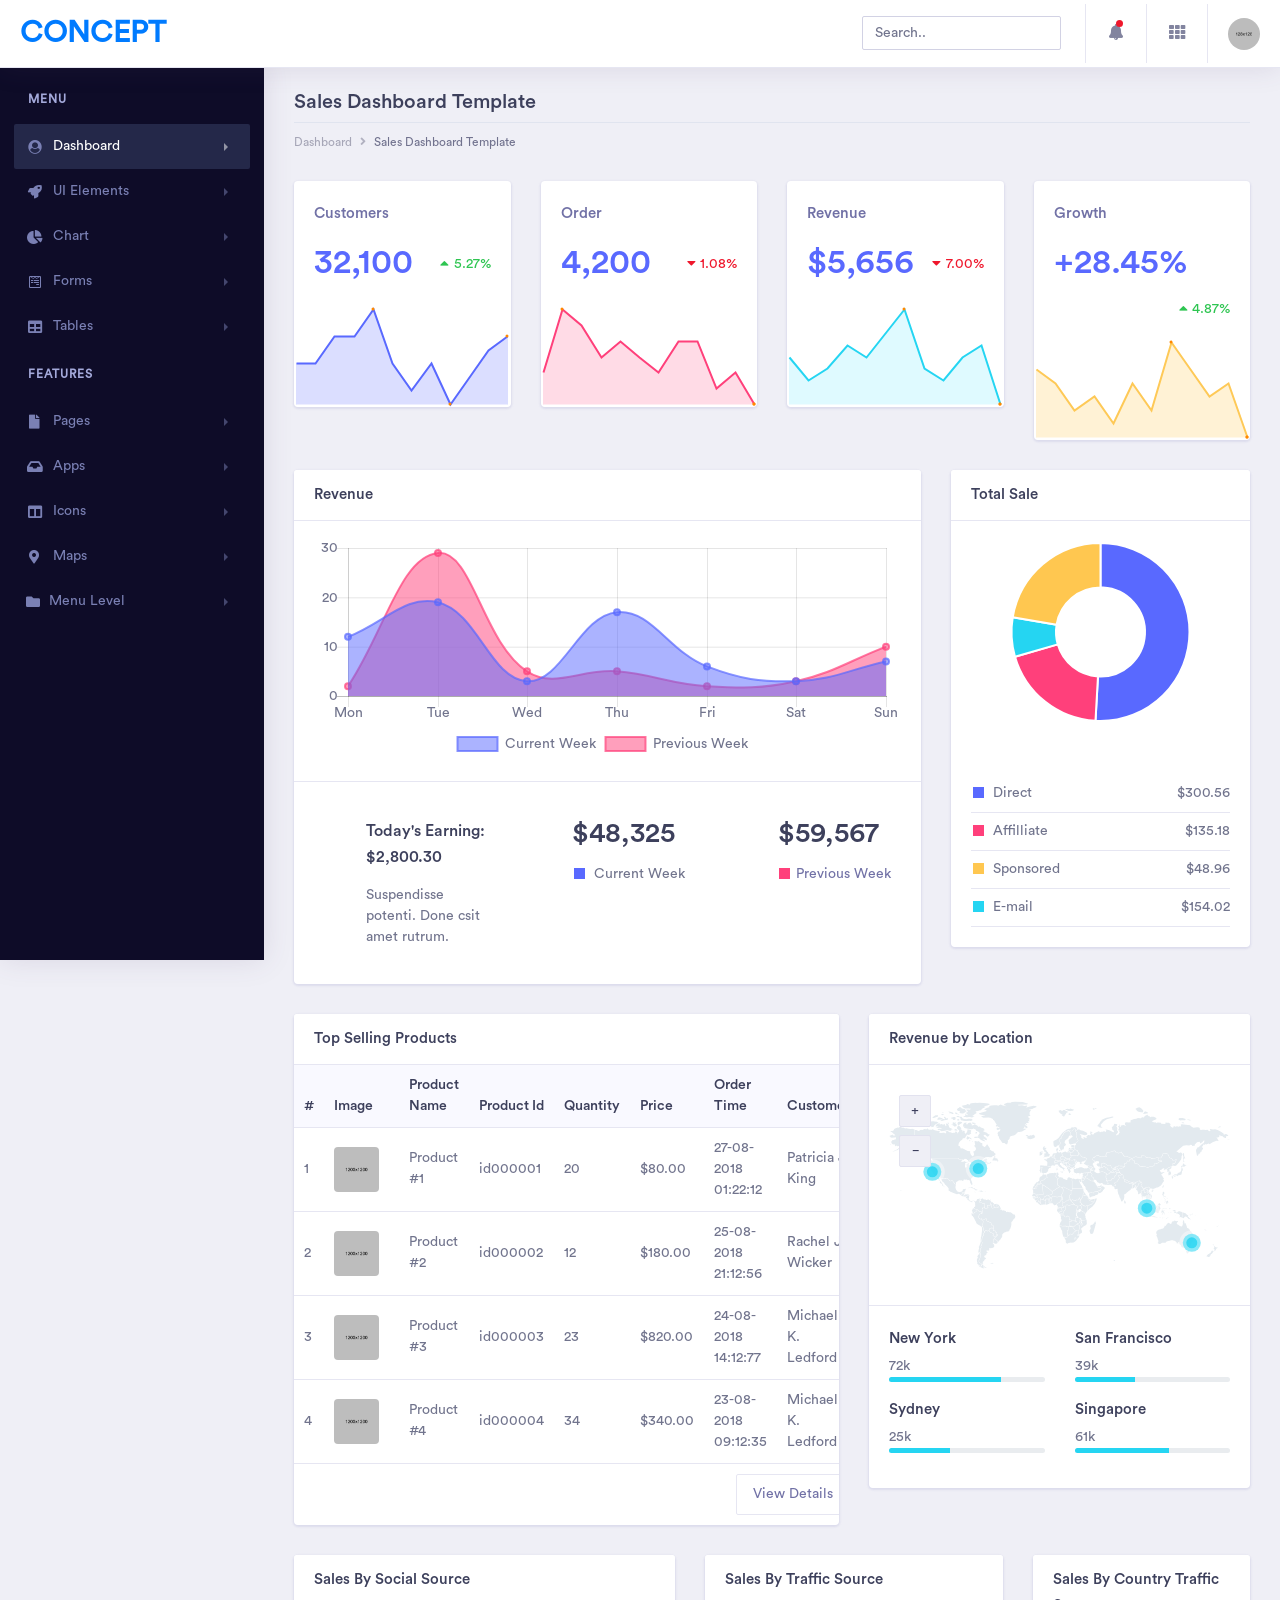
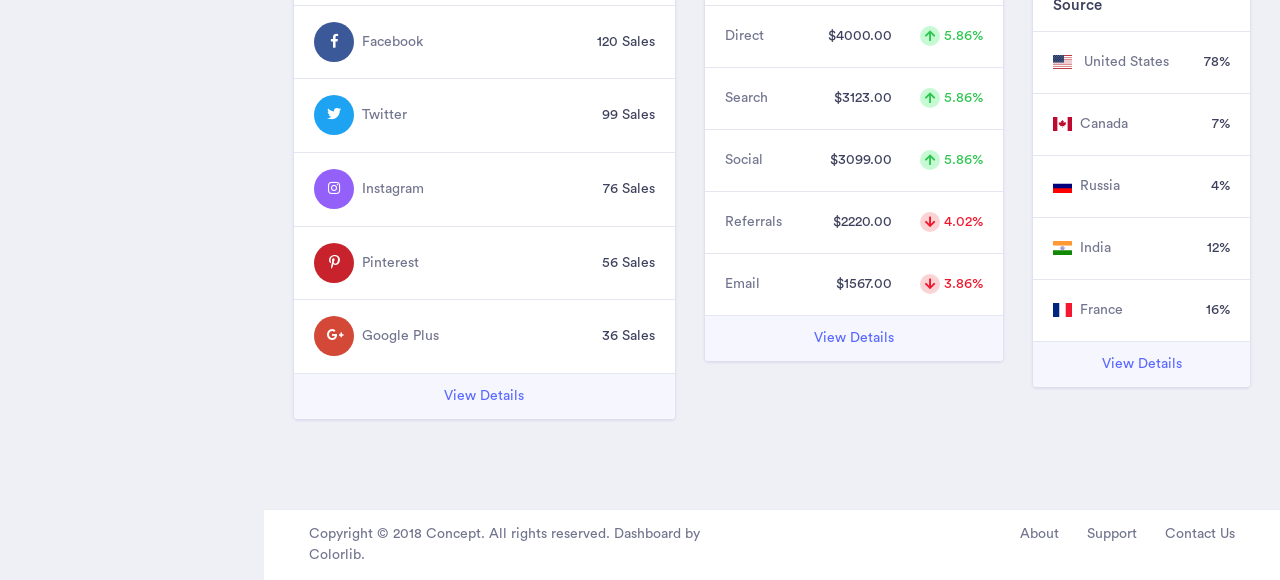
<file: shopdashboard/dashboard-sales.html>
<!doctype html>
<html lang="en">

 
<head>
    <!-- Required meta tags -->
    <meta charset="utf-8">
    <meta name="viewport" content="width=device-width, initial-scale=1, shrink-to-fit=no">
    <!-- Bootstrap CSS -->
    <link rel="stylesheet" href="assets/vendor/bootstrap/css/bootstrap.min.css">
    <link href="assets/vendor/fonts/circular-std/style.css" rel="stylesheet">
    <link rel="stylesheet" href="assets/libs/css/style.css">
    <link rel="stylesheet" href="assets/vendor/fonts/fontawesome/css/fontawesome-all.css">
    <link rel="stylesheet" href="assets/vendor/vector-map/jqvmap.css">
    <link rel="stylesheet" href="assets/vendor/jvectormap/jquery-jvectormap-2.0.2.css">
    <link rel="stylesheet" href="assets/vendor/fonts/flag-icon-css/flag-icon.min.css">
    <title>Concept - Bootstrap 4 Admin Dashboard Template</title>
</head>

<body>
    <!-- ============================================================== -->
    <!-- main wrapper -->
    <!-- ============================================================== -->
    <div class="dashboard-main-wrapper">
        <!-- ============================================================== -->
        <!-- navbar -->
        <!-- ============================================================== -->
        <div class="dashboard-header">
            <nav class="navbar navbar-expand-lg bg-white fixed-top">
                <a class="navbar-brand" href="index.html">Concept</a>
                <button class="navbar-toggler" type="button" data-toggle="collapse" data-target="#navbarSupportedContent" aria-controls="navbarSupportedContent" aria-expanded="false" aria-label="Toggle navigation">
                    <span class="navbar-toggler-icon"></span>
                </button>
                <div class="collapse navbar-collapse " id="navbarSupportedContent">
                    <ul class="navbar-nav ml-auto navbar-right-top">
                        <li class="nav-item">
                            <div id="custom-search" class="top-search-bar">
                                <input class="form-control" type="text" placeholder="Search..">
                            </div>
                        </li>
                        <li class="nav-item dropdown notification">
                            <a class="nav-link nav-icons" href="#" id="navbarDropdownMenuLink1" data-toggle="dropdown" aria-haspopup="true" aria-expanded="false"><i class="fas fa-fw fa-bell"></i> <span class="indicator"></span></a>
                            <ul class="dropdown-menu dropdown-menu-right notification-dropdown">
                                <li>
                                    <div class="notification-title"> Notification</div>
                                    <div class="notification-list">
                                        <div class="list-group">
                                            <a href="#" class="list-group-item list-group-item-action active">
                                                <div class="notification-info">
                                                    <div class="notification-list-user-img"><img src="assets/images/avatar-2.jpg" alt="" class="user-avatar-md rounded-circle"></div>
                                                    <div class="notification-list-user-block"><span class="notification-list-user-name">Jeremy Rakestraw</span>accepted your invitation to join the team.
                                                        <div class="notification-date">2 min ago</div>
                                                    </div>
                                                </div>
                                            </a>
                                            <a href="#" class="list-group-item list-group-item-action">
                                                <div class="notification-info">
                                                    <div class="notification-list-user-img"><img src="assets/images/avatar-3.jpg" alt="" class="user-avatar-md rounded-circle"></div>
                                                    <div class="notification-list-user-block"><span class="notification-list-user-name">John Abraham</span>is now following you
                                                        <div class="notification-date">2 days ago</div>
                                                    </div>
                                                </div>
                                            </a>
                                            <a href="#" class="list-group-item list-group-item-action">
                                                <div class="notification-info">
                                                    <div class="notification-list-user-img"><img src="assets/images/avatar-4.jpg" alt="" class="user-avatar-md rounded-circle"></div>
                                                    <div class="notification-list-user-block"><span class="notification-list-user-name">Monaan Pechi</span> is watching your main repository
                                                        <div class="notification-date">2 min ago</div>
                                                    </div>
                                                </div>
                                            </a>
                                            <a href="#" class="list-group-item list-group-item-action">
                                                <div class="notification-info">
                                                    <div class="notification-list-user-img"><img src="assets/images/avatar-5.jpg" alt="" class="user-avatar-md rounded-circle"></div>
                                                    <div class="notification-list-user-block"><span class="notification-list-user-name">Jessica Caruso</span>accepted your invitation to join the team.
                                                        <div class="notification-date">2 min ago</div>
                                                    </div>
                                                </div>
                                            </a>
                                        </div>
                                    </div>
                                </li>
                                <li>
                                    <div class="list-footer"> <a href="#">View all notifications</a></div>
                                </li>
                            </ul>
                        </li>
                        <li class="nav-item dropdown connection">
                            <a class="nav-link" href="#" id="navbarDropdown" role="button" data-toggle="dropdown" aria-haspopup="true" aria-expanded="false"> <i class="fas fa-fw fa-th"></i> </a>
                            <ul class="dropdown-menu dropdown-menu-right connection-dropdown">
                                <li class="connection-list">
                                    <div class="row">
                                        <div class="col-xl-4 col-lg-4 col-md-6 col-sm-12 col-12 ">
                                            <a href="#" class="connection-item"><img src="assets/images/github.png" alt="" > <span>Github</span></a>
                                        </div>
                                        <div class="col-xl-4 col-lg-4 col-md-6 col-sm-12 col-12 ">
                                            <a href="#" class="connection-item"><img src="assets/images/dribbble.png" alt="" > <span>Dribbble</span></a>
                                        </div>
                                        <div class="col-xl-4 col-lg-4 col-md-6 col-sm-12 col-12 ">
                                            <a href="#" class="connection-item"><img src="assets/images/dropbox.png" alt="" > <span>Dropbox</span></a>
                                        </div>
                                    </div>
                                    <div class="row">
                                        <div class="col-xl-4 col-lg-4 col-md-6 col-sm-12 col-12 ">
                                            <a href="#" class="connection-item"><img src="assets/images/bitbucket.png" alt=""> <span>Bitbucket</span></a>
                                        </div>
                                        <div class="col-xl-4 col-lg-4 col-md-6 col-sm-12 col-12 ">
                                            <a href="#" class="connection-item"><img src="assets/images/mail_chimp.png" alt="" ><span>Mail chimp</span></a>
                                        </div>
                                        <div class="col-xl-4 col-lg-4 col-md-6 col-sm-12 col-12 ">
                                            <a href="#" class="connection-item"><img src="assets/images/slack.png" alt="" > <span>Slack</span></a>
                                        </div>
                                    </div>
                                </li>
                                <li>
                                    <div class="conntection-footer"><a href="#">More</a></div>
                                </li>
                            </ul>
                        </li>
                        <li class="nav-item dropdown nav-user">
                            <a class="nav-link nav-user-img" href="#" id="navbarDropdownMenuLink2" data-toggle="dropdown" aria-haspopup="true" aria-expanded="false"><img src="assets/images/avatar-1.jpg" alt="" class="user-avatar-md rounded-circle"></a>
                            <div class="dropdown-menu dropdown-menu-right nav-user-dropdown" aria-labelledby="navbarDropdownMenuLink2">
                                <div class="nav-user-info">
                                    <h5 class="mb-0 text-white nav-user-name">John Abraham </h5>
                                    <span class="status"></span><span class="ml-2">Available</span>
                                </div>
                                <a class="dropdown-item" href="#"><i class="fas fa-user mr-2"></i>Account</a>
                                <a class="dropdown-item" href="#"><i class="fas fa-cog mr-2"></i>Setting</a>
                                <a class="dropdown-item" href="#"><i class="fas fa-power-off mr-2"></i>Logout</a>
                            </div>
                        </li>
                    </ul>
                </div>
            </nav>
        </div>
        <!-- ============================================================== -->
        <!-- end navbar -->
        <!-- ============================================================== -->
        <!-- ============================================================== -->
        <!-- left sidebar -->
        <!-- ============================================================== -->
        <div class="nav-left-sidebar sidebar-dark">
            <div class="menu-list">
                <nav class="navbar navbar-expand-lg navbar-light">
                    <a class="d-xl-none d-lg-none" href="#">Dashboard</a>
                    <button class="navbar-toggler" type="button" data-toggle="collapse" data-target="#navbarNav" aria-controls="navbarNav" aria-expanded="false" aria-label="Toggle navigation">
                        <span class="navbar-toggler-icon"></span>
                    </button>
                    <div class="collapse navbar-collapse" id="navbarNav">
                        <ul class="navbar-nav flex-column">
                            <li class="nav-divider">
                                Menu
                            </li>
                            <li class="nav-item ">
                                <a class="nav-link active" href="#" data-toggle="collapse" aria-expanded="false" data-target="#submenu-1" aria-controls="submenu-1"><i class="fa fa-fw fa-user-circle"></i>Dashboard <span class="badge badge-success">6</span></a>
                                <div id="submenu-1" class="collapse submenu" style="">
                                    <ul class="nav flex-column">
                                        <li class="nav-item">
                                            <a class="nav-link" href="#" data-toggle="collapse" aria-expanded="false" data-target="#submenu-1-2" aria-controls="submenu-1-2">E-Commerce</a>
                                            <div id="submenu-1-2" class="collapse submenu" style="">
                                                <ul class="nav flex-column">
                                                    <li class="nav-item">
                                                        <a class="nav-link" href="index.html">E Commerce Dashboard</a>
                                                    </li>
                                                    <li class="nav-item">
                                                        <a class="nav-link" href="ecommerce-product.html">Product List</a>
                                                    </li>
                                                    <li class="nav-item">
                                                        <a class="nav-link" href="ecommerce-product-single.html">Product Single</a>
                                                    </li>
                                                    <li class="nav-item">
                                                        <a class="nav-link" href="ecommerce-product-checkout.html">Product Checkout</a>
                                                    </li>
                                                </ul>
                                            </div>
                                        </li>
                                        <li class="nav-item">
                                            <a class="nav-link" href="dashboard-finance.html">Finance</a>
                                        </li>
                                        <li class="nav-item">
                                            <a class="nav-link" href="dashboard-sales.html">Sales</a>
                                        </li>
                                        <li class="nav-item">
                                            <a class="nav-link" href="#" data-toggle="collapse" aria-expanded="false" data-target="#submenu-1-1" aria-controls="submenu-1-1">Infulencer</a>
                                            <div id="submenu-1-1" class="collapse submenu" style="">
                                                <ul class="nav flex-column">
                                                    <li class="nav-item">
                                                        <a class="nav-link" href="dashboard-influencer.html">Influencer</a>
                                                    </li>
                                                    <li class="nav-item">
                                                        <a class="nav-link" href="influencer-finder.html">Influencer Finder</a>
                                                    </li>
                                                    <li class="nav-item">
                                                        <a class="nav-link" href="influencer-profile.html">Influencer Profile</a>
                                                    </li>
                                                </ul>
                                            </div>
                                        </li>
                                    </ul>
                                </div>
                            </li>
                            <li class="nav-item">
                                <a class="nav-link" href="#" data-toggle="collapse" aria-expanded="false" data-target="#submenu-2" aria-controls="submenu-2"><i class="fa fa-fw fa-rocket"></i>UI Elements</a>
                                <div id="submenu-2" class="collapse submenu" style="">
                                    <ul class="nav flex-column">
                                        <li class="nav-item">
                                            <a class="nav-link" href="pages/cards.html">Cards <span class="badge badge-secondary">New</span></a>
                                        </li>
                                        <li class="nav-item">
                                            <a class="nav-link" href="pages/general.html">General</a>
                                        </li>
                                        <li class="nav-item">
                                            <a class="nav-link" href="pages/carousel.html">Carousel</a>
                                        </li>
                                        <li class="nav-item">
                                            <a class="nav-link" href="pages/listgroup.html">List Group</a>
                                        </li>
                                        <li class="nav-item">
                                            <a class="nav-link" href="pages/typography.html">Typography</a>
                                        </li>
                                        <li class="nav-item">
                                            <a class="nav-link" href="pages/accordions.html">Accordions</a>
                                        </li>
                                        <li class="nav-item">
                                            <a class="nav-link" href="pages/tabs.html">Tabs</a>
                                        </li>
                                    </ul>
                                </div>
                            </li>
                            <li class="nav-item">
                                <a class="nav-link" href="#" data-toggle="collapse" aria-expanded="false" data-target="#submenu-3" aria-controls="submenu-3"><i class="fas fa-fw fa-chart-pie"></i>Chart</a>
                                <div id="submenu-3" class="collapse submenu" style="">
                                    <ul class="nav flex-column">
                                        <li class="nav-item">
                                            <a class="nav-link" href="pages/chart-c3.html">C3 Charts</a>
                                        </li>
                                        <li class="nav-item">
                                            <a class="nav-link" href="pages/chart-chartist.html">Chartist Charts</a>
                                        </li>
                                        <li class="nav-item">
                                            <a class="nav-link" href="pages/chart-charts.html">Chart</a>
                                        </li>
                                        <li class="nav-item">
                                            <a class="nav-link" href="pages/chart-morris.html">Morris</a>
                                        </li>
                                        <li class="nav-item">
                                            <a class="nav-link" href="pages/chart-sparkline.html">Sparkline</a>
                                        </li>
                                        <li class="nav-item">
                                            <a class="nav-link" href="pages/chart-gauge.html">Guage</a>
                                        </li>
                                    </ul>
                                </div>
                            </li>
                            <li class="nav-item ">
                                <a class="nav-link" href="#" data-toggle="collapse" aria-expanded="false" data-target="#submenu-4" aria-controls="submenu-4"><i class="fab fa-fw fa-wpforms"></i>Forms</a>
                                <div id="submenu-4" class="collapse submenu" style="">
                                    <ul class="nav flex-column">
                                        <li class="nav-item">
                                            <a class="nav-link" href="pages/form-elements.html">Form Elements</a>
                                        </li>
                                        <li class="nav-item">
                                            <a class="nav-link" href="pages/form-validation.html">Parsely Validations</a>
                                        </li>
                                        <li class="nav-item">
                                            <a class="nav-link" href="pages/multiselect.html">Multiselect</a>
                                        </li>
                                        <li class="nav-item">
                                            <a class="nav-link" href="pages/datepicker.html">Date Picker</a>
                                        </li>
                                        <li class="nav-item">
                                            <a class="nav-link" href="pages/bootstrap-select.html">Bootstrap Select</a>
                                        </li>
                                    </ul>
                                </div>
                            </li>
                            <li class="nav-item">
                                <a class="nav-link" href="#" data-toggle="collapse" aria-expanded="false" data-target="#submenu-5" aria-controls="submenu-5"><i class="fas fa-fw fa-table"></i>Tables</a>
                                <div id="submenu-5" class="collapse submenu" style="">
                                    <ul class="nav flex-column">
                                        <li class="nav-item">
                                            <a class="nav-link" href="pages/general-table.html">General Tables</a>
                                        </li>
                                        <li class="nav-item">
                                            <a class="nav-link" href="pages/data-tables.html">Data Tables</a>
                                        </li>
                                    </ul>
                                </div>
                            </li>
                            <li class="nav-divider">
                                Features
                            </li>
                            <li class="nav-item">
                                <a class="nav-link" href="#" data-toggle="collapse" aria-expanded="false" data-target="#submenu-6" aria-controls="submenu-6"><i class="fas fa-fw fa-file"></i> Pages </a>
                                <div id="submenu-6" class="collapse submenu" style="">
                                    <ul class="nav flex-column">
                                        <li class="nav-item">
                                            <a class="nav-link" href="pages/blank-page.html">Blank Page</a>
                                        </li>
                                        <li class="nav-item">
                                            <a class="nav-link" href="pages/blank-page-header.html">Blank Page Header</a>
                                        </li>
                                        <li class="nav-item">
                                            <a class="nav-link" href="pages/login.html">Login</a>
                                        </li>
                                        <li class="nav-item">
                                            <a class="nav-link" href="pages/404-page.html">404 page</a>
                                        </li>
                                        <li class="nav-item">
                                            <a class="nav-link" href="pages/sign-up.html">Sign up Page</a>
                                        </li>
                                        <li class="nav-item">
                                            <a class="nav-link" href="pages/forgot-password.html">Forgot Password</a>
                                        </li>
                                        <li class="nav-item">
                                            <a class="nav-link" href="pages/pricing.html">Pricing Tables</a>
                                        </li>
                                        <li class="nav-item">
                                            <a class="nav-link" href="pages/timeline.html">Timeline</a>
                                        </li>
                                        <li class="nav-item">
                                            <a class="nav-link" href="pages/calendar.html">Calendar</a>
                                        </li>
                                        <li class="nav-item">
                                            <a class="nav-link" href="pages/sortable-nestable-lists.html">Sortable/Nestable List</a>
                                        </li>
                                        <li class="nav-item">
                                            <a class="nav-link" href="pages/widgets.html">Widgets</a>
                                        </li>
                                        <li class="nav-item">
                                            <a class="nav-link" href="pages/media-object.html">Media Objects</a>
                                        </li>
                                        <li class="nav-item">
                                            <a class="nav-link" href="pages/cropper-image.html">Cropper</a>
                                        </li>
                                        <li class="nav-item">
                                            <a class="nav-link" href="pages/color-picker.html">Color Picker</a>
                                        </li>
                                    </ul>
                                </div>
                            </li>
                            <li class="nav-item">
                                <a class="nav-link" href="#" data-toggle="collapse" aria-expanded="false" data-target="#submenu-7" aria-controls="submenu-7"><i class="fas fa-fw fa-inbox"></i>Apps <span class="badge badge-secondary">New</span></a>
                                <div id="submenu-7" class="collapse submenu" style="">
                                    <ul class="nav flex-column">
                                        <li class="nav-item">
                                            <a class="nav-link" href="pages/inbox.html">Inbox</a>
                                        </li>
                                        <li class="nav-item">
                                            <a class="nav-link" href="pages/email-details.html">Email Detail</a>
                                        </li>
                                        <li class="nav-item">
                                            <a class="nav-link" href="pages/email-compose.html">Email Compose</a>
                                        </li>
                                        <li class="nav-item">
                                            <a class="nav-link" href="pages/message-chat.html">Message Chat</a>
                                        </li>
                                    </ul>
                                </div>
                            </li>
                            <li class="nav-item">
                                <a class="nav-link" href="#" data-toggle="collapse" aria-expanded="false" data-target="#submenu-8" aria-controls="submenu-8"><i class="fas fa-fw fa-columns"></i>Icons</a>
                                <div id="submenu-8" class="collapse submenu" style="">
                                    <ul class="nav flex-column">
                                        <li class="nav-item">
                                            <a class="nav-link" href="pages/icon-fontawesome.html">FontAwesome Icons</a>
                                        </li>
                                        <li class="nav-item">
                                            <a class="nav-link" href="pages/icon-material.html">Material Icons</a>
                                        </li>
                                        <li class="nav-item">
                                            <a class="nav-link" href="pages/icon-simple-lineicon.html">Simpleline Icon</a>
                                        </li>
                                        <li class="nav-item">
                                            <a class="nav-link" href="pages/icon-themify.html">Themify Icon</a>
                                        </li>
                                        <li class="nav-item">
                                            <a class="nav-link" href="pages/icon-flag.html">Flag Icons</a>
                                        </li>
                                        <li class="nav-item">
                                            <a class="nav-link" href="pages/icon-weather.html">Weather Icon</a>
                                        </li>
                                    </ul>
                                </div>
                            </li>
                            <li class="nav-item">
                                <a class="nav-link" href="#" data-toggle="collapse" aria-expanded="false" data-target="#submenu-9" aria-controls="submenu-9"><i class="fas fa-fw fa-map-marker-alt"></i>Maps</a>
                                <div id="submenu-9" class="collapse submenu" style="">
                                    <ul class="nav flex-column">
                                        <li class="nav-item">
                                            <a class="nav-link" href="pages/map-google.html">Google Maps</a>
                                        </li>
                                        <li class="nav-item">
                                            <a class="nav-link" href="pages/map-vector.html">Vector Maps</a>
                                        </li>
                                    </ul>
                                </div>
                            </li>
                            <li class="nav-item">
                                <a class="nav-link" href="#" data-toggle="collapse" aria-expanded="false" data-target="#submenu-10" aria-controls="submenu-10"><i class="fas fa-f fa-folder"></i>Menu Level</a>
                                <div id="submenu-10" class="collapse submenu" style="">
                                    <ul class="nav flex-column">
                                        <li class="nav-item">
                                            <a class="nav-link" href="#">Level 1</a>
                                        </li>
                                        <li class="nav-item">
                                            <a class="nav-link" href="#" data-toggle="collapse" aria-expanded="false" data-target="#submenu-11" aria-controls="submenu-11">Level 2</a>
                                            <div id="submenu-11" class="collapse submenu" style="">
                                                <ul class="nav flex-column">
                                                    <li class="nav-item">
                                                        <a class="nav-link" href="#">Level 1</a>
                                                    </li>
                                                    <li class="nav-item">
                                                        <a class="nav-link" href="#">Level 2</a>
                                                    </li>
                                                </ul>
                                            </div>
                                        </li>
                                        <li class="nav-item">
                                            <a class="nav-link" href="#">Level 3</a>
                                        </li>
                                    </ul>
                                </div>
                            </li>
                        </ul>
                    </div>
                </nav>
            </div>
        </div>
        <!-- ============================================================== -->
        <!-- end left sidebar -->
        <!-- ============================================================== -->
        <!-- ============================================================== -->
        <!-- wrapper  -->
        <!-- ============================================================== -->
        <div class="dashboard-wrapper">
            <div class="container-fluid  dashboard-content">
                <!-- ============================================================== -->
                <!-- pagehader  -->
                <!-- ============================================================== -->
                <div class="row">
                    <div class="col-xl-12 col-lg-12 col-md-12 col-sm-12 col-12">
                        <div class="page-header">
                            <h3 class="mb-2">Sales Dashboard Template </h3>
                            <p class="pageheader-text">Lorem ipsum dolor sit ametllam fermentum ipsum eu porta consectetur adipiscing elit.Nullam vehicula nulla ut egestas rhoncus.</p>
                            <div class="page-breadcrumb">
                                <nav aria-label="breadcrumb">
                                    <ol class="breadcrumb">
                                        <li class="breadcrumb-item"><a href="#" class="breadcrumb-link">Dashboard</a></li>
                                        <li class="breadcrumb-item active" aria-current="page">Sales Dashboard Template</li>
                                    </ol>
                                </nav>
                            </div>
                        </div>
                    </div>
                </div>
                <!-- ============================================================== -->
                <!-- pagehader  -->
                <!-- ============================================================== -->
                <div class="row">
                    <!-- metric -->
                    <div class="col-xl-3 col-lg-6 col-md-6 col-sm-12 col-12">
                        <div class="card">
                            <div class="card-body">
                                <h5 class="text-muted">Customers</h5>
                                <div class="metric-value d-inline-block">
                                    <h1 class="mb-1 text-primary">32,100 </h1>
                                </div>
                                <div class="metric-label d-inline-block float-right text-success">
                                    <i class="fa fa-fw fa-caret-up"></i><span>5.27%</span>
                                </div>
                            </div>
                            <div id="sparkline-1"></div>
                        </div>
                    </div>
                    <!-- /. metric -->
                    <!-- metric -->
                    <div class="col-xl-3 col-lg-6 col-md-6 col-sm-12 col-12">
                        <div class="card">
                            <div class="card-body">
                                <h5 class="text-muted">Order</h5>
                                <div class="metric-value d-inline-block">
                                    <h1 class="mb-1 text-primary">4,200 </h1>
                                </div>
                                <div class="metric-label d-inline-block float-right text-danger">
                                    <i class="fa fa-fw fa-caret-down"></i><span>1.08%</span>
                                </div>
                            </div>
                            <div id="sparkline-2"></div>
                        </div>
                    </div>
                    <!-- /. metric -->
                    <!-- metric -->
                    <div class="col-xl-3 col-lg-6 col-md-6 col-sm-12 col-12">
                        <div class="card">
                            <div class="card-body">
                                <h5 class="text-muted">Revenue</h5>
                                <div class="metric-value d-inline-block">
                                    <h1 class="mb-1 text-primary">$5,656</h1>
                                </div>
                                <div class="metric-label d-inline-block float-right text-danger">
                                    <i class="fa fa-fw fa-caret-down"></i><span>7.00%</span>
                                </div>
                            </div>
                            <div id="sparkline-3">
                            </div>
                        </div>
                    </div>
                    <!-- /. metric -->
                    <!-- metric -->
                    <div class="col-xl-3 col-lg-6 col-md-6 col-sm-12 col-12">
                        <div class="card">
                            <div class="card-body">
                                <h5 class="text-muted">Growth</h5>
                                <div class="metric-value d-inline-block">
                                    <h1 class="mb-1 text-primary">+28.45% </h1>
                                </div>
                                <div class="metric-label d-inline-block float-right text-success">
                                    <i class="fa fa-fw fa-caret-up"></i><span>4.87%</span>
                                </div>
                            </div>
                            <div id="sparkline-4"></div>
                        </div>
                    </div>
                    <!-- /. metric -->
                </div>
                <!-- ============================================================== -->
                <!-- revenue  -->
                <!-- ============================================================== -->
                <div class="row">
                    <div class="col-xl-8 col-lg-12 col-md-8 col-sm-12 col-12">
                        <div class="card">
                            <h5 class="card-header">Revenue</h5>
                            <div class="card-body">
                                <canvas id="revenue" width="400" height="150"></canvas>
                            </div>
                            <div class="card-body border-top">
                                <div class="row">
                                    <div class="offset-xl-1 col-xl-3 col-lg-3 col-md-12 col-sm-12 col-12 p-3">
                                        <h4> Today's Earning: $2,800.30</h4>
                                        <p>Suspendisse potenti. Done csit amet rutrum.
                                        </p>
                                    </div>
                                    <div class="offset-xl-1 col-xl-3 col-lg-3 col-md-6 col-sm-12 col-12 p-3">
                                        <h2 class="font-weight-normal mb-3"><span>$48,325</span>                                                    </h2>
                                        <div class="mb-0 mt-3 legend-item">
                                            <span class="fa-xs text-primary mr-1 legend-title "><i class="fa fa-fw fa-square-full"></i></span>
                                            <span class="legend-text">Current Week</span></div>
                                    </div>
                                    <div class="offset-xl-1 col-xl-3 col-lg-3 col-md-6 col-sm-12 col-12 p-3">
                                        <h2 class="font-weight-normal mb-3">

                                                        <span>$59,567</span>
                                                    </h2>
                                        <div class="text-muted mb-0 mt-3 legend-item"> <span class="fa-xs text-secondary mr-1 legend-title"><i class="fa fa-fw fa-square-full"></i></span><span class="legend-text">Previous Week</span></div>
                                    </div>
                                </div>
                            </div>
                        </div>
                    </div>
                    <!-- ============================================================== -->
                    <!-- end reveune  -->
                    <!-- ============================================================== -->
                    <!-- ============================================================== -->
                    <!-- total sale  -->
                    <!-- ============================================================== -->
                    <div class="col-xl-4 col-lg-12 col-md-4 col-sm-12 col-12">
                        <div class="card">
                            <h5 class="card-header">Total Sale</h5>
                            <div class="card-body">
                                <canvas id="total-sale" width="220" height="155"></canvas>
                                <div class="chart-widget-list">
                                    <p>
                                        <span class="fa-xs text-primary mr-1 legend-title"><i class="fa fa-fw fa-square-full"></i></span><span class="legend-text"> Direct</span>
                                        <span class="float-right">$300.56</span>
                                    </p>
                                    <p>
                                        <span class="fa-xs text-secondary mr-1 legend-title"><i class="fa fa-fw fa-square-full"></i></span>
                                        <span class="legend-text">Affilliate</span>
                                        <span class="float-right">$135.18</span>
                                    </p>
                                    <p>
                                        <span class="fa-xs text-brand mr-1 legend-title"><i class="fa fa-fw fa-square-full"></i></span> <span class="legend-text">Sponsored</span>
                                        <span class="float-right">$48.96</span>
                                    </p>
                                    <p class="mb-0">
                                        <span class="fa-xs text-info mr-1 legend-title"><i class="fa fa-fw fa-square-full"></i></span> <span class="legend-text"> E-mail</span>
                                        <span class="float-right">$154.02</span>
                                    </p>
                                </div>
                            </div>
                        </div>
                    </div>
                    <!-- ============================================================== -->
                    <!-- end total sale  -->
                    <!-- ============================================================== -->
                </div>
                <div class="row">
                    <!-- ============================================================== -->
                    <!-- top selling products  -->
                    <!-- ============================================================== -->
                    <div class="col-xl-7 col-lg-12 col-md-12 col-sm-12 col-12">
                        <div class="card">
                            <h5 class="card-header">Top Selling Products</h5>
                            <div class="card-body p-0">
                                <div class="table-responsive">
                                    <table class="table">
                                        <thead class="bg-light">
                                            <tr class="border-0">
                                                <th class="border-0">#</th>
                                                <th class="border-0">Image</th>
                                                <th class="border-0">Product Name</th>
                                                <th class="border-0">Product Id</th>
                                                <th class="border-0">Quantity</th>
                                                <th class="border-0">Price</th>
                                                <th class="border-0">Order Time</th>
                                                <th class="border-0">Customer</th>
                                            </tr>
                                        </thead>
                                        <tbody>
                                            <tr>
                                                <td>1</td>
                                                <td>
                                                    <div class="m-r-10"><img src="assets/images/product-pic.jpg" alt="user" class="rounded" width="45"></div>
                                                </td>
                                                <td>Product #1 </td>
                                                <td>id000001 </td>
                                                <td>20</td>
                                                <td>$80.00</td>
                                                <td>27-08-2018 01:22:12</td>
                                                <td>Patricia J. King </td>
                                            </tr>
                                            <tr>
                                                <td>2</td>
                                                <td>
                                                    <div class="m-r-10"><img src="assets/images/product-pic-2.jpg" alt="user" class="rounded" width="45"></div>
                                                </td>
                                                <td>Product #2 </td>
                                                <td>id000002 </td>
                                                <td>12</td>
                                                <td>$180.00</td>
                                                <td>25-08-2018 21:12:56</td>
                                                <td>Rachel J. Wicker </td>
                                            </tr>
                                            <tr>
                                                <td>3</td>
                                                <td>
                                                    <div class="m-r-10"><img src="assets/images/product-pic-3.jpg" alt="user" class="rounded" width="45"></div>
                                                </td>
                                                <td>Product #3 </td>
                                                <td>id000003 </td>
                                                <td>23</td>
                                                <td>$820.00</td>
                                                <td>24-08-2018 14:12:77</td>
                                                <td>Michael K. Ledford </td>
                                            </tr>
                                            <tr>
                                                <td>4</td>
                                                <td>
                                                    <div class="m-r-10"><img src="assets/images/product-pic-4.jpg" alt="user" class="rounded" width="45"></div>
                                                </td>
                                                <td>Product #4 </td>
                                                <td>id000004 </td>
                                                <td>34</td>
                                                <td>$340.00</td>
                                                <td>23-08-2018 09:12:35</td>
                                                <td>Michael K. Ledford </td>
                                            </tr>
                                            <tr>
                                                <td colspan="8"><a href="#" class="btn btn-outline-light float-right">View Details</a></td>
                                            </tr>
                                        </tbody>
                                    </table>
                                </div>
                            </div>
                        </div>
                    </div>
                    <!-- ============================================================== -->
                    <!-- end top selling products  -->
                    <!-- ============================================================== -->
                    <!-- ============================================================== -->
                    <!-- revenue locations  -->
                    <!-- ============================================================== -->
                    <div class="col-xl-5 col-lg-12 col-md-12 col-sm-12 col-12">
                        <div class="card">
                            <h5 class="card-header">Revenue by Location</h5>
                            <div class="card-body">
                                <div id="locationmap" style="width:100%; height:200px"></div>
                            </div>
                            <div class="card-body border-top">
                                <div class="row">
                                    <div class="col-xl-6">
                                        <div class="sell-ratio">
                                            <h5 class="mb-1 mt-0 font-weight-normal">New York</h5>
                                            <div class="progress-w-percent">
                                                <span class="progress-value">72k </span>
                                                <div class="progress progress-sm">
                                                    <div class="progress-bar" role="progressbar" style="width: 72%;" aria-valuenow="72" aria-valuemin="0" aria-valuemax="100"></div>
                                                </div>
                                            </div>
                                        </div>
                                    </div>
                                    <div class="col-xl-6">
                                        <div class="sell-ratio">
                                            <h5 class="mb-1 mt-0 font-weight-normal">San Francisco</h5>
                                            <div class="progress-w-percent">
                                                <span class="progress-value">39k</span>
                                                <div class="progress progress-sm">
                                                    <div class="progress-bar" role="progressbar" style="width: 39%;" aria-valuenow="39" aria-valuemin="0" aria-valuemax="100"></div>
                                                </div>
                                            </div>
                                        </div>
                                    </div>
                                    <div class="col-xl-6">
                                        <div class="sell-ratio">
                                            <h5 class="mb-1 mt-0 font-weight-normal">Sydney</h5>
                                            <div class="progress-w-percent">
                                                <span class="progress-value">25k </span>
                                                <div class="progress progress-sm">
                                                    <div class="progress-bar" role="progressbar" style="width: 39%;" aria-valuenow="39" aria-valuemin="0" aria-valuemax="100"></div>
                                                </div>
                                            </div>
                                        </div>
                                    </div>
                                    <div class="col-xl-6">
                                        <div class="sell-ratio">
                                            <h5 class="mb-1 mt-0 font-weight-normal">Singapore</h5>
                                            <div class="progress-w-percent mb-0">
                                                <span class="progress-value">61k </span>
                                                <div class="progress progress-sm">
                                                    <div class="progress-bar" role="progressbar" style="width: 61%;" aria-valuenow="61" aria-valuemin="0" aria-valuemax="100"></div>
                                                </div>
                                            </div>
                                        </div>
                                    </div>
                                </div>
                            </div>
                        </div>
                    </div>
                    <!-- ============================================================== -->
                    <!-- end revenue locations  -->
                    <!-- ============================================================== -->
                </div>
                <div class="row">
                    <div class="col-xl-5 col-lg-6 col-md-6 col-sm-12 col-12">
                        <!-- ============================================================== -->
                        <!-- social source  -->
                        <!-- ============================================================== -->
                        <div class="card">
                            <h5 class="card-header"> Sales By Social Source</h5>
                            <div class="card-body p-0">
                                <ul class="social-sales list-group list-group-flush">
                                    <li class="list-group-item social-sales-content"><span class="social-sales-icon-circle facebook-bgcolor mr-2"><i class="fab fa-facebook-f"></i></span><span class="social-sales-name">Facebook</span><span class="social-sales-count text-dark">120 Sales</span>
                                    </li>
                                    <li class="list-group-item social-sales-content"><span class="social-sales-icon-circle twitter-bgcolor mr-2"><i class="fab fa-twitter"></i></span><span class="social-sales-name">Twitter</span><span class="social-sales-count text-dark">99 Sales</span>
                                    </li>
                                    <li class="list-group-item social-sales-content"><span class="social-sales-icon-circle instagram-bgcolor mr-2"><i class="fab fa-instagram"></i></span><span class="social-sales-name">Instagram</span><span class="social-sales-count text-dark">76 Sales</span>
                                    </li>
                                    <li class="list-group-item social-sales-content"><span class="social-sales-icon-circle pinterest-bgcolor mr-2"><i class="fab fa-pinterest-p"></i></span><span class="social-sales-name">Pinterest</span><span class="social-sales-count text-dark">56 Sales</span>
                                    </li>
                                    <li class="list-group-item social-sales-content"><span class="social-sales-icon-circle googleplus-bgcolor mr-2"><i class="fab fa-google-plus-g"></i></span><span class="social-sales-name">Google Plus</span><span class="social-sales-count text-dark">36 Sales</span>
                                    </li>
                                </ul>
                            </div>
                            <div class="card-footer text-center">
                                <a href="#" class="btn-primary-link">View Details</a>
                            </div>
                        </div>
                        <!-- ============================================================== -->
                        <!-- end social source  -->
                        <!-- ============================================================== -->
                    </div>
                    <div class="col-xl-4 col-lg-6 col-md-6 col-sm-12 col-12">
                        <!-- ============================================================== -->
                        <!-- sales traffice source  -->
                        <!-- ============================================================== -->
                        <div class="card">
                            <h5 class="card-header"> Sales By Traffic Source</h5>
                            <div class="card-body p-0">
                                <ul class="traffic-sales list-group list-group-flush">
                                    <li class="traffic-sales-content list-group-item "><span class="traffic-sales-name">Direct</span><span class="traffic-sales-amount">$4000.00  <span class="icon-circle-small icon-box-xs text-success ml-4 bg-success-light"><i class="fa fa-fw fa-arrow-up"></i></span><span class="ml-1 text-success">5.86%</span></span>
                                    </li>
                                    <li class="traffic-sales-content list-group-item"><span class="traffic-sales-name">Search<span class="traffic-sales-amount">$3123.00  <span class="icon-circle-small icon-box-xs text-success ml-4 bg-success-light"><i class="fa fa-fw fa-arrow-up"></i></span><span class="ml-1 text-success">5.86%</span></span>
                                        </span>
                                    </li>
                                    <li class="traffic-sales-content list-group-item"><span class="traffic-sales-name">Social<span class="traffic-sales-amount ">$3099.00  <span class="icon-circle-small icon-box-xs text-success ml-4 bg-success-light"><i class="fa fa-fw fa-arrow-up"></i></span><span class="ml-1 text-success">5.86%</span></span>
                                        </span>
                                    </li>
                                    <li class="traffic-sales-content list-group-item"><span class="traffic-sales-name">Referrals<span class="traffic-sales-amount ">$2220.00   <span class="icon-circle-small icon-box-xs text-danger ml-4 bg-danger-light"><i class="fa fa-fw fa-arrow-down"></i></span><span class="ml-1 text-danger">4.02%</span></span>
                                        </span>
                                    </li>
                                    <li class="traffic-sales-content list-group-item "><span class="traffic-sales-name">Email<span class="traffic-sales-amount">$1567.00   <span class="icon-circle-small icon-box-xs text-danger ml-4 bg-danger-light"><i class="fa fa-fw fa-arrow-down"></i></span><span class="ml-1 text-danger">3.86%</span></span>
                                        </span>
                                    </li>
                                </ul>
                            </div>
                            <div class="card-footer text-center">
                                <a href="#" class="btn-primary-link">View Details</a>
                            </div>
                        </div>
                    </div>
                    <!-- ============================================================== -->
                    <!-- end sales traffice source  -->
                    <!-- ============================================================== -->
                    <!-- ============================================================== -->
                    <!-- sales traffic country source  -->
                    <!-- ============================================================== -->
                    <div class="col-xl-3 col-lg-12 col-md-6 col-sm-12 col-12">
                        <div class="card">
                            <h5 class="card-header">Sales By Country Traffic Source</h5>
                            <div class="card-body p-0">
                                <ul class="country-sales list-group list-group-flush">
                                    <li class="country-sales-content list-group-item"><span class="mr-2"><i class="flag-icon flag-icon-us" title="us" id="us"></i> </span>
                                        <span class="">United States</span><span class="float-right text-dark">78%</span>
                                    </li>
                                    <li class="list-group-item country-sales-content"><span class="mr-2"><i class="flag-icon flag-icon-ca" title="ca" id="ca"></i></span><span class="">Canada</span><span class="float-right text-dark">7%</span>
                                    </li>
                                    <li class="list-group-item country-sales-content"><span class="mr-2"><i class="flag-icon flag-icon-ru" title="ru" id="ru"></i></span><span class="">Russia</span><span class="float-right text-dark">4%</span>
                                    </li>
                                    <li class="list-group-item country-sales-content"><span class=" mr-2"><i class="flag-icon flag-icon-in" title="in" id="in"></i></span><span class="">India</span><span class="float-right text-dark">12%</span>
                                    </li>
                                    <li class="list-group-item country-sales-content"><span class=" mr-2"><i class="flag-icon flag-icon-fr" title="fr" id="fr"></i></span><span class="">France</span><span class="float-right text-dark">16%</span>
                                    </li>
                                </ul>
                            </div>
                            <div class="card-footer text-center">
                                <a href="#" class="btn-primary-link">View Details</a>
                            </div>
                        </div>
                    </div>
                    <!-- ============================================================== -->
                    <!-- end sales traffice country source  -->
                    <!-- ============================================================== -->
                </div>
            </div>
            <!-- ============================================================== -->
            <!-- footer -->
            <!-- ============================================================== -->
            <div class="footer">
                <div class="container-fluid">
                    <div class="row">
                        <div class="col-xl-6 col-lg-6 col-md-6 col-sm-12 col-12">
                            Copyright © 2018 Concept. All rights reserved. Dashboard by <a href="https://colorlib.com/wp/">Colorlib</a>.
                        </div>
                        <div class="col-xl-6 col-lg-6 col-md-6 col-sm-12 col-12">
                            <div class="text-md-right footer-links d-none d-sm-block">
                                <a href="javascript: void(0);">About</a>
                                <a href="javascript: void(0);">Support</a>
                                <a href="javascript: void(0);">Contact Us</a>
                            </div>
                        </div>
                    </div>
                </div>
            </div>
            <!-- ============================================================== -->
            <!-- end footer -->
            <!-- ============================================================== -->
        </div>
        <!-- ============================================================== -->
        <!-- end wrapper  -->
        <!-- ============================================================== -->
    </div>
    <!-- ============================================================== -->
    <!-- end main wrapper  -->
    <!-- ============================================================== -->
    <!-- Optional JavaScript -->
    <!-- jquery 3.3.1 js-->
    <script src="assets/vendor/jquery/jquery-3.3.1.min.js"></script>
    <!-- bootstrap bundle js-->
    <script src="assets/vendor/bootstrap/js/bootstrap.bundle.js"></script>
    <!-- slimscroll js-->
    <script src="assets/vendor/slimscroll/jquery.slimscroll.js"></script>
    <!-- chartjs js-->
    <script src="assets/vendor/charts/charts-bundle/Chart.bundle.js"></script>
    <script src="assets/vendor/charts/charts-bundle/chartjs.js"></script>
   
    <!-- main js-->
    <script src="assets/libs/js/main-js.js"></script>
    <!-- jvactormap js-->
    <script src="assets/vendor/jvectormap/jquery-jvectormap-2.0.2.min.js"></script>
    <script src="assets/vendor/jvectormap/jquery-jvectormap-world-mill-en.js"></script>
    <!-- sparkline js-->
    <script src="assets/vendor/charts/sparkline/jquery.sparkline.js"></script>
    <script src="assets/vendor/charts/sparkline/spark-js.js"></script>
     <!-- dashboard sales js-->
    <script src="assets/libs/js/dashboard-sales.js"></script>
</body>
 
</html>
</file>
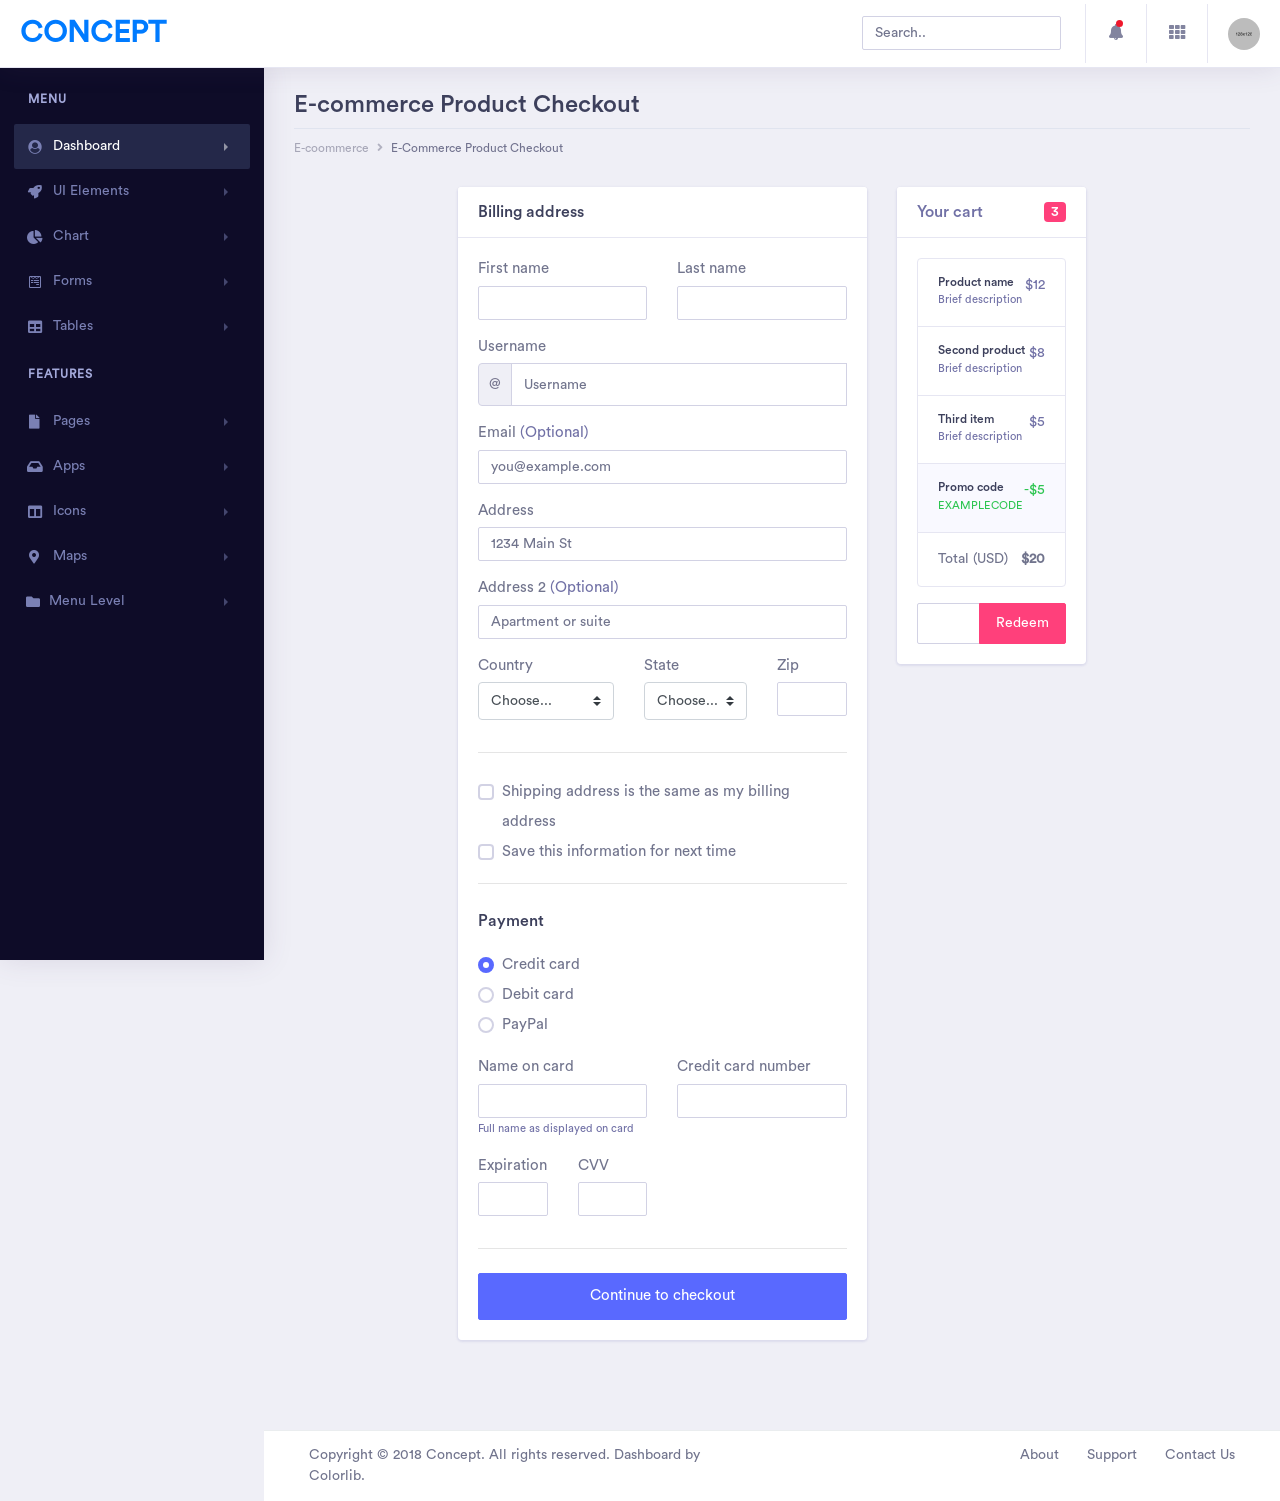
<file: shopdashboard/ecommerce-product-checkout.html>
<!doctype html>
<html lang="en">
 
<head>
    <!-- Required meta tags -->
    <meta charset="utf-8">
    <meta name="viewport" content="width=device-width, initial-scale=1, shrink-to-fit=no">
    <!-- Bootstrap CSS -->
    <link rel="stylesheet" href="assets/vendor/bootstrap/css/bootstrap.min.css">
    <link href="assets/vendor/fonts/circular-std/style.css" rel="stylesheet">
    <link rel="stylesheet" href="assets/libs/css/style.css">
    <link rel="stylesheet" href="assets/vendor/fonts/fontawesome/css/fontawesome-all.css">
    <title>Concept - Bootstrap 4 Admin Dashboard Template</title>
</head>

<body>
    <!-- ============================================================== -->
    <!-- main wrapper -->
    <!-- ============================================================== -->
    <div class="dashboard-main-wrapper">
        <!-- ============================================================== -->
        <!-- navbar -->
        <!-- ============================================================== -->
        <div class="dashboard-header">
            <nav class="navbar navbar-expand-lg bg-white fixed-top">
                <a class="navbar-brand" href="index.html">Concept</a>
                <button class="navbar-toggler" type="button" data-toggle="collapse" data-target="#navbarSupportedContent" aria-controls="navbarSupportedContent" aria-expanded="false" aria-label="Toggle navigation">
                    <span class="navbar-toggler-icon"></span>
                </button>
                <div class="collapse navbar-collapse " id="navbarSupportedContent">
                    <ul class="navbar-nav ml-auto navbar-right-top">
                        <li class="nav-item">
                            <div id="custom-search" class="top-search-bar">
                                <input class="form-control" type="text" placeholder="Search..">
                            </div>
                        </li>
                        <li class="nav-item dropdown notification">
                            <a class="nav-link nav-icons" href="#" id="navbarDropdownMenuLink1" data-toggle="dropdown" aria-haspopup="true" aria-expanded="false"><i class="fas fa-fw fa-bell"></i> <span class="indicator"></span></a>
                            <ul class="dropdown-menu dropdown-menu-right notification-dropdown">
                                <li>
                                    <div class="notification-title"> Notification</div>
                                    <div class="notification-list">
                                        <div class="list-group">
                                            <a href="#" class="list-group-item list-group-item-action active">
                                                <div class="notification-info">
                                                    <div class="notification-list-user-img"><img src="assets/images/avatar-2.jpg" alt="" class="user-avatar-md rounded-circle"></div>
                                                    <div class="notification-list-user-block"><span class="notification-list-user-name">Jeremy Rakestraw</span>accepted your invitation to join the team.
                                                        <div class="notification-date">2 min ago</div>
                                                    </div>
                                                </div>
                                            </a>
                                            <a href="#" class="list-group-item list-group-item-action">
                                                <div class="notification-info">
                                                    <div class="notification-list-user-img"><img src="assets/images/avatar-3.jpg" alt="" class="user-avatar-md rounded-circle"></div>
                                                    <div class="notification-list-user-block"><span class="notification-list-user-name">John Abraham </span>is now following you
                                                        <div class="notification-date">2 days ago</div>
                                                    </div>
                                                </div>
                                            </a>
                                            <a href="#" class="list-group-item list-group-item-action">
                                                <div class="notification-info">
                                                    <div class="notification-list-user-img"><img src="assets/images/avatar-4.jpg" alt="" class="user-avatar-md rounded-circle"></div>
                                                    <div class="notification-list-user-block"><span class="notification-list-user-name">Monaan Pechi</span> is watching your main repository
                                                        <div class="notification-date">2 min ago</div>
                                                    </div>
                                                </div>
                                            </a>
                                            <a href="#" class="list-group-item list-group-item-action">
                                                <div class="notification-info">
                                                    <div class="notification-list-user-img"><img src="assets/images/avatar-5.jpg" alt="" class="user-avatar-md rounded-circle"></div>
                                                    <div class="notification-list-user-block"><span class="notification-list-user-name">Jessica Caruso</span>accepted your invitation to join the team.
                                                        <div class="notification-date">2 min ago</div>
                                                    </div>
                                                </div>
                                            </a>
                                        </div>
                                    </div>
                                </li>
                                <li>
                                    <div class="list-footer"> <a href="#">View all notifications</a></div>
                                </li>
                            </ul>
                        </li>
                        <li class="nav-item dropdown connection">
                            <a class="nav-link" href="#" id="navbarDropdown" role="button" data-toggle="dropdown" aria-haspopup="true" aria-expanded="false"> <i class="fas fa-fw fa-th"></i> </a>
                            <ul class="dropdown-menu dropdown-menu-right connection-dropdown">
                                <li class="connection-list">
                                    <div class="row">
                                        <div class="col-xl-4 col-lg-4 col-md-6 col-sm-12 col-12 ">
                                            <a href="#" class="connection-item"><img src="assets/images/github.png" alt="" > <span>Github</span></a>
                                        </div>
                                        <div class="col-xl-4 col-lg-4 col-md-6 col-sm-12 col-12 ">
                                            <a href="#" class="connection-item"><img src="assets/images/dribbble.png" alt="" > <span>Dribbble</span></a>
                                        </div>
                                        <div class="col-xl-4 col-lg-4 col-md-6 col-sm-12 col-12 ">
                                            <a href="#" class="connection-item"><img src="assets/images/dropbox.png" alt="" > <span>Dropbox</span></a>
                                        </div>
                                    </div>
                                    <div class="row">
                                        <div class="col-xl-4 col-lg-4 col-md-6 col-sm-12 col-12 ">
                                            <a href="#" class="connection-item"><img src="assets/images/bitbucket.png" alt=""> <span>Bitbucket</span></a>
                                        </div>
                                        <div class="col-xl-4 col-lg-4 col-md-6 col-sm-12 col-12 ">
                                            <a href="#" class="connection-item"><img src="assets/images/mail_chimp.png" alt="" ><span>Mail chimp</span></a>
                                        </div>
                                        <div class="col-xl-4 col-lg-4 col-md-6 col-sm-12 col-12 ">
                                            <a href="#" class="connection-item"><img src="assets/images/slack.png" alt="" > <span>Slack</span></a>
                                        </div>
                                    </div>
                                </li>
                                <li>
                                    <div class="conntection-footer"><a href="#">More</a></div>
                                </li>
                            </ul>
                        </li>
                        <li class="nav-item dropdown nav-user">
                            <a class="nav-link nav-user-img" href="#" id="navbarDropdownMenuLink2" data-toggle="dropdown" aria-haspopup="true" aria-expanded="false"><img src="assets/images/avatar-1.jpg" alt="" class="user-avatar-md rounded-circle"></a>
                            <div class="dropdown-menu dropdown-menu-right nav-user-dropdown" aria-labelledby="navbarDropdownMenuLink2">
                                <div class="nav-user-info">
                                    <h5 class="mb-0 text-white nav-user-name">John Abraham </h5>
                                    <span class="status"></span><span class="ml-2">Available</span>
                                </div>
                                <a class="dropdown-item" href="#"><i class="fas fa-user mr-2"></i>Account</a>
                                <a class="dropdown-item" href="#"><i class="fas fa-cog mr-2"></i>Setting</a>
                                <a class="dropdown-item" href="#"><i class="fas fa-power-off mr-2"></i>Logout</a>
                            </div>
                        </li>
                    </ul>
                </div>
            </nav>
        </div>
        <!-- ============================================================== -->
        <!-- end navbar -->
        <!-- ============================================================== -->
        <!-- ============================================================== -->
        <!-- left sidebar -->
        <!-- ============================================================== -->
        <div class="nav-left-sidebar sidebar-dark">
            <div class="menu-list">
                <nav class="navbar navbar-expand-lg navbar-light">
                    <a class="d-xl-none d-lg-none" href="#">Dashboard</a>
                    <button class="navbar-toggler" type="button" data-toggle="collapse" data-target="#navbarNav" aria-controls="navbarNav" aria-expanded="false" aria-label="Toggle navigation">
                        <span class="navbar-toggler-icon"></span>
                    </button>
                    <div class="collapse navbar-collapse" id="navbarNav">
                        <ul class="navbar-nav flex-column">
                            <li class="nav-divider">
                                Menu
                            </li>
                            <li class="nav-item ">
                                <a class="nav-link active" href="#" data-toggle="collapse" aria-expanded="false" data-target="#submenu-1" aria-controls="submenu-1"><i class="fa fa-fw fa-user-circle"></i>Dashboard <span class="badge badge-success">6</span></a>
                                <div id="submenu-1" class="collapse submenu" style="">
                                    <ul class="nav flex-column">
                                        <li class="nav-item">
                                            <a class="nav-link" href="#" data-toggle="collapse" aria-expanded="false" data-target="#submenu-1-2" aria-controls="submenu-1-2">E-Commerce</a>
                                            <div id="submenu-1-2" class="collapse submenu" style="">
                                                <ul class="nav flex-column">
                                                    <li class="nav-item">
                                                        <a class="nav-link" href="index.html">E Commerce Dashboard</a>
                                                    </li>
                                                    <li class="nav-item">
                                                        <a class="nav-link" href="ecommerce-product.html">Product List</a>
                                                    </li>
                                                    <li class="nav-item">
                                                        <a class="nav-link" href="ecommerce-product-single.html">Product Single</a>
                                                    </li>
                                                    <li class="nav-item">
                                                        <a class="nav-link" href="ecommerce-product-checkout.html">Product Checkout</a>
                                                    </li>
                                                </ul>
                                            </div>
                                        </li>
                                        <li class="nav-item">
                                            <a class="nav-link" href="dashboard-finance.html">Finance</a>
                                        </li>
                                        <li class="nav-item">
                                            <a class="nav-link" href="dashboard-sales.html">Sales</a>
                                        </li>
                                        <li class="nav-item">
                                            <a class="nav-link" href="#" data-toggle="collapse" aria-expanded="false" data-target="#submenu-1-1" aria-controls="submenu-1-1">Infulencer</a>
                                            <div id="submenu-1-1" class="collapse submenu" style="">
                                                <ul class="nav flex-column">
                                                    <li class="nav-item">
                                                        <a class="nav-link" href="dashboard-influencer.html">Influencer</a>
                                                    </li>
                                                    <li class="nav-item">
                                                        <a class="nav-link" href="influencer-finder.html">Influencer Finder</a>
                                                    </li>
                                                    <li class="nav-item">
                                                        <a class="nav-link" href="influencer-profile.html">Influencer Profile</a>
                                                    </li>
                                                </ul>
                                            </div>
                                        </li>
                                    </ul>
                                </div>
                            </li>
                            <li class="nav-item">
                                <a class="nav-link" href="#" data-toggle="collapse" aria-expanded="false" data-target="#submenu-2" aria-controls="submenu-2"><i class="fa fa-fw fa-rocket"></i>UI Elements</a>
                                <div id="submenu-2" class="collapse submenu" style="">
                                    <ul class="nav flex-column">
                                        <li class="nav-item">
                                            <a class="nav-link" href="pages/cards.html">Cards <span class="badge badge-secondary">New</span></a>
                                        </li>
                                        <li class="nav-item">
                                            <a class="nav-link" href="pages/general.html">General</a>
                                        </li>
                                        <li class="nav-item">
                                            <a class="nav-link" href="pages/carousel.html">Carousel</a>
                                        </li>
                                        <li class="nav-item">
                                            <a class="nav-link" href="pages/listgroup.html">List Group</a>
                                        </li>
                                        <li class="nav-item">
                                            <a class="nav-link" href="pages/typography.html">Typography</a>
                                        </li>
                                        <li class="nav-item">
                                            <a class="nav-link" href="pages/accordions.html">Accordions</a>
                                        </li>
                                        <li class="nav-item">
                                            <a class="nav-link" href="pages/tabs.html">Tabs</a>
                                        </li>
                                    </ul>
                                </div>
                            </li>
                            <li class="nav-item">
                                <a class="nav-link" href="#" data-toggle="collapse" aria-expanded="false" data-target="#submenu-3" aria-controls="submenu-3"><i class="fas fa-fw fa-chart-pie"></i>Chart</a>
                                <div id="submenu-3" class="collapse submenu" style="">
                                    <ul class="nav flex-column">
                                        <li class="nav-item">
                                            <a class="nav-link" href="pages/chart-c3.html">C3 Charts</a>
                                        </li>
                                        <li class="nav-item">
                                            <a class="nav-link" href="pages/chart-chartist.html">Chartist Charts</a>
                                        </li>
                                        <li class="nav-item">
                                            <a class="nav-link" href="pages/chart-charts.html">Chart</a>
                                        </li>
                                        <li class="nav-item">
                                            <a class="nav-link" href="pages/chart-morris.html">Morris</a>
                                        </li>
                                        <li class="nav-item">
                                            <a class="nav-link" href="pages/chart-sparkline.html">Sparkline</a>
                                        </li>
                                        <li class="nav-item">
                                            <a class="nav-link" href="pages/chart-gauge.html">Guage</a>
                                        </li>
                                    </ul>
                                </div>
                            </li>
                            <li class="nav-item ">
                                <a class="nav-link" href="#" data-toggle="collapse" aria-expanded="false" data-target="#submenu-4" aria-controls="submenu-4"><i class="fab fa-fw fa-wpforms"></i>Forms</a>
                                <div id="submenu-4" class="collapse submenu" style="">
                                    <ul class="nav flex-column">
                                        <li class="nav-item">
                                            <a class="nav-link" href="pages/form-elements.html">Form Elements</a>
                                        </li>
                                        <li class="nav-item">
                                            <a class="nav-link" href="pages/form-validation.html">Parsely Validations</a>
                                        </li>
                                        <li class="nav-item">
                                            <a class="nav-link" href="pages/multiselect.html">Multiselect</a>
                                        </li>
                                        <li class="nav-item">
                                            <a class="nav-link" href="pages/datepicker.html">Date Picker</a>
                                        </li>
                                        <li class="nav-item">
                                            <a class="nav-link" href="pages/bootstrap-select.html">Bootstrap Select</a>
                                        </li>
                                    </ul>
                                </div>
                            </li>
                            <li class="nav-item">
                                <a class="nav-link" href="#" data-toggle="collapse" aria-expanded="false" data-target="#submenu-5" aria-controls="submenu-5"><i class="fas fa-fw fa-table"></i>Tables</a>
                                <div id="submenu-5" class="collapse submenu" style="">
                                    <ul class="nav flex-column">
                                        <li class="nav-item">
                                            <a class="nav-link" href="pages/general-table.html">General Tables</a>
                                        </li>
                                        <li class="nav-item">
                                            <a class="nav-link" href="pages/data-tables.html">Data Tables</a>
                                        </li>
                                    </ul>
                                </div>
                            </li>
                            <li class="nav-divider">
                                Features
                            </li>
                            <li class="nav-item">
                                <a class="nav-link" href="#" data-toggle="collapse" aria-expanded="false" data-target="#submenu-6" aria-controls="submenu-6"><i class="fas fa-fw fa-file"></i> Pages </a>
                                <div id="submenu-6" class="collapse submenu" style="">
                                    <ul class="nav flex-column">
                                        <li class="nav-item">
                                            <a class="nav-link" href="pages/blank-page.html">Blank Page</a>
                                        </li>
                                        <li class="nav-item">
                                            <a class="nav-link" href="pages/blank-page-header.html">Blank Page Header</a>
                                        </li>
                                        <li class="nav-item">
                                            <a class="nav-link" href="pages/login.html">Login</a>
                                        </li>
                                        <li class="nav-item">
                                            <a class="nav-link" href="pages/404-page.html">404 page</a>
                                        </li>
                                        <li class="nav-item">
                                            <a class="nav-link" href="pages/sign-up.html">Sign up Page</a>
                                        </li>
                                        <li class="nav-item">
                                            <a class="nav-link" href="pages/forgot-password.html">Forgot Password</a>
                                        </li>
                                        <li class="nav-item">
                                            <a class="nav-link" href="pages/pricing.html">Pricing Tables</a>
                                        </li>
                                        <li class="nav-item">
                                            <a class="nav-link" href="pages/timeline.html">Timeline</a>
                                        </li>
                                        <li class="nav-item">
                                            <a class="nav-link" href="pages/calendar.html">Calendar</a>
                                        </li>
                                        <li class="nav-item">
                                            <a class="nav-link" href="pages/sortable-nestable-lists.html">Sortable/Nestable List</a>
                                        </li>
                                        <li class="nav-item">
                                            <a class="nav-link" href="pages/widgets.html">Widgets</a>
                                        </li>
                                        <li class="nav-item">
                                            <a class="nav-link" href="pages/media-object.html">Media Objects</a>
                                        </li>
                                        <li class="nav-item">
                                            <a class="nav-link" href="pages/cropper-image.html">Cropper</a>
                                        </li>
                                        <li class="nav-item">
                                            <a class="nav-link" href="pages/color-picker.html">Color Picker</a>
                                        </li>
                                    </ul>
                                </div>
                            </li>
                            <li class="nav-item">
                                <a class="nav-link" href="#" data-toggle="collapse" aria-expanded="false" data-target="#submenu-7" aria-controls="submenu-7"><i class="fas fa-fw fa-inbox"></i>Apps <span class="badge badge-secondary">New</span></a>
                                <div id="submenu-7" class="collapse submenu" style="">
                                    <ul class="nav flex-column">
                                        <li class="nav-item">
                                            <a class="nav-link" href="pages/inbox.html">Inbox</a>
                                        </li>
                                        <li class="nav-item">
                                            <a class="nav-link" href="pages/email-details.html">Email Detail</a>
                                        </li>
                                        <li class="nav-item">
                                            <a class="nav-link" href="pages/email-compose.html">Email Compose</a>
                                        </li>
                                        <li class="nav-item">
                                            <a class="nav-link" href="pages/message-chat.html">Message Chat</a>
                                        </li>
                                    </ul>
                                </div>
                            </li>
                            <li class="nav-item">
                                <a class="nav-link" href="#" data-toggle="collapse" aria-expanded="false" data-target="#submenu-8" aria-controls="submenu-8"><i class="fas fa-fw fa-columns"></i>Icons</a>
                                <div id="submenu-8" class="collapse submenu" style="">
                                    <ul class="nav flex-column">
                                        <li class="nav-item">
                                            <a class="nav-link" href="pages/icon-fontawesome.html">FontAwesome Icons</a>
                                        </li>
                                        <li class="nav-item">
                                            <a class="nav-link" href="pages/icon-material.html">Material Icons</a>
                                        </li>
                                        <li class="nav-item">
                                            <a class="nav-link" href="pages/icon-simple-lineicon.html">Simpleline Icon</a>
                                        </li>
                                        <li class="nav-item">
                                            <a class="nav-link" href="pages/icon-themify.html">Themify Icon</a>
                                        </li>
                                        <li class="nav-item">
                                            <a class="nav-link" href="pages/icon-flag.html">Flag Icons</a>
                                        </li>
                                        <li class="nav-item">
                                            <a class="nav-link" href="pages/icon-weather.html">Weather Icon</a>
                                        </li>
                                    </ul>
                                </div>
                            </li>
                            <li class="nav-item">
                                <a class="nav-link" href="#" data-toggle="collapse" aria-expanded="false" data-target="#submenu-9" aria-controls="submenu-9"><i class="fas fa-fw fa-map-marker-alt"></i>Maps</a>
                                <div id="submenu-9" class="collapse submenu" style="">
                                    <ul class="nav flex-column">
                                        <li class="nav-item">
                                            <a class="nav-link" href="pages/map-google.html">Google Maps</a>
                                        </li>
                                        <li class="nav-item">
                                            <a class="nav-link" href="pages/map-vector.html">Vector Maps</a>
                                        </li>
                                    </ul>
                                </div>
                            </li>
                            <li class="nav-item">
                                <a class="nav-link" href="#" data-toggle="collapse" aria-expanded="false" data-target="#submenu-10" aria-controls="submenu-10"><i class="fas fa-f fa-folder"></i>Menu Level</a>
                                <div id="submenu-10" class="collapse submenu" style="">
                                    <ul class="nav flex-column">
                                        <li class="nav-item">
                                            <a class="nav-link" href="#">Level 1</a>
                                        </li>
                                        <li class="nav-item">
                                            <a class="nav-link" href="#" data-toggle="collapse" aria-expanded="false" data-target="#submenu-11" aria-controls="submenu-11">Level 2</a>
                                            <div id="submenu-11" class="collapse submenu" style="">
                                                <ul class="nav flex-column">
                                                    <li class="nav-item">
                                                        <a class="nav-link" href="#">Level 1</a>
                                                    </li>
                                                    <li class="nav-item">
                                                        <a class="nav-link" href="#">Level 2</a>
                                                    </li>
                                                </ul>
                                            </div>
                                        </li>
                                        <li class="nav-item">
                                            <a class="nav-link" href="#">Level 3</a>
                                        </li>
                                    </ul>
                                </div>
                            </li>
                        </ul>
                    </div>
                </nav>
            </div>
        </div>
        <!-- ============================================================== -->
        <!-- end left sidebar -->
        <!-- ============================================================== -->
        <!-- ============================================================== -->
        <!-- wrapper  -->
        <!-- ============================================================== -->
        <div class="dashboard-wrapper">
            <div class="dashboard-ecommerce">
                <div class="container-fluid dashboard-content ">
                    <!-- ============================================================== -->
                    <!-- pageheader  -->
                    <!-- ============================================================== -->
                    <div class="row">
                        <div class="col-xl-12 col-lg-12 col-md-12 col-sm-12 col-12">
                            <div class="page-header">
                                <h2 class="pageheader-title">E-commerce Product Checkout </h2>
                                <p class="pageheader-text">Nulla euismod urna eros, sit amet scelerisque torton lectus vel mauris facilisis faucibus at enim quis massa lobortis rutrum.</p>
                                <div class="page-breadcrumb">
                                    <nav aria-label="breadcrumb">
                                        <ol class="breadcrumb">
                                            <li class="breadcrumb-item"><a href="#" class="breadcrumb-link">E-coommerce</a></li>
                                            <li class="breadcrumb-item active" aria-current="page">E-Commerce Product Checkout</li>
                                        </ol>
                                    </nav>
                                </div>
                            </div>
                        </div>
                    </div>
                    <!-- ============================================================== -->
                    <!-- end pageheader  -->
                    <!-- ============================================================== -->
                    <div class="row">
                        <div class="offset-xl-2 col-xl-8 col-lg-12 col-md-12 col-sm-12 col-12">
                            <div class="row">
                                <div class="col-md-8">
                                    <div class="card">
                                        <div class="card-header">
                                            <h4 class="mb-0">Billing address</h4>
                                        </div>
                                        <div class="card-body">
                                            <form class="needs-validation" novalidate="">
                                                <div class="row">
                                                    <div class="col-md-6 mb-3">
                                                        <label for="firstName">First name</label>
                                                        <input type="text" class="form-control" id="firstName" placeholder="" value="" required="">
                                                        <div class="invalid-feedback">
                                                            Valid first name is required.
                                                        </div>
                                                    </div>
                                                    <div class="col-md-6 mb-3">
                                                        <label for="lastName">Last name</label>
                                                        <input type="text" class="form-control" id="lastName" placeholder="" value="" required="">
                                                        <div class="invalid-feedback">
                                                            Valid last name is required.
                                                        </div>
                                                    </div>
                                                </div>
                                                <div class="mb-3">
                                                    <label for="username">Username</label>
                                                    <div class="input-group">
                                                        <div class="input-group-prepend">
                                                            <span class="input-group-text">@</span>
                                                        </div>
                                                        <input type="text" class="form-control" id="username" placeholder="Username" required="">
                                                        <div class="invalid-feedback" style="width: 100%;">
                                                            Your username is required.
                                                        </div>
                                                    </div>
                                                </div>
                                                <div class="mb-3">
                                                    <label for="email">Email <span class="text-muted">(Optional)</span></label>
                                                    <input type="email" class="form-control" id="email" placeholder="you@example.com">
                                                    <div class="invalid-feedback">
                                                        Please enter a valid email address for shipping updates.
                                                    </div>
                                                </div>
                                                <div class="mb-3">
                                                    <label for="address">Address</label>
                                                    <input type="text" class="form-control" id="address" placeholder="1234 Main St" required="">
                                                    <div class="invalid-feedback">
                                                        Please enter your shipping address.
                                                    </div>
                                                </div>
                                                <div class="mb-3">
                                                    <label for="address2">Address 2 <span class="text-muted">(Optional)</span></label>
                                                    <input type="text" class="form-control" id="address2" placeholder="Apartment or suite">
                                                </div>
                                                <div class="row">
                                                    <div class="col-md-5 mb-3">
                                                        <label for="country">Country</label>
                                                        <select class="custom-select d-block w-100" id="country" required="">
                                                            <option value="">Choose...</option>
                                                            <option>United States</option>
                                                        </select>
                                                        <div class="invalid-feedback">
                                                            Please select a valid country.
                                                        </div>
                                                    </div>
                                                    <div class="col-md-4 mb-3">
                                                        <label for="state">State</label>
                                                        <select class="custom-select d-block w-100" id="state" required="">
                                                            <option value="">Choose...</option>
                                                            <option>California</option>
                                                        </select>
                                                        <div class="invalid-feedback">
                                                            Please provide a valid state.
                                                        </div>
                                                    </div>
                                                    <div class="col-md-3 mb-3">
                                                        <label for="zip">Zip</label>
                                                        <input type="text" class="form-control" id="zip" placeholder="" required="">
                                                        <div class="invalid-feedback">
                                                            Zip code required.
                                                        </div>
                                                    </div>
                                                </div>
                                                <hr class="mb-4">
                                                <div class="custom-control custom-checkbox">
                                                    <input type="checkbox" class="custom-control-input" id="same-address">
                                                    <label class="custom-control-label" for="same-address">Shipping address is the same as my billing address</label>
                                                </div>
                                                <div class="custom-control custom-checkbox">
                                                    <input type="checkbox" class="custom-control-input" id="save-info">
                                                    <label class="custom-control-label" for="save-info">Save this information for next time</label>
                                                </div>
                                                <hr class="mb-4">
                                                <h4 class="mb-3">Payment</h4>
                                                <div class="d-block my-3">
                                                    <div class="custom-control custom-radio">
                                                        <input id="credit" name="paymentMethod" type="radio" class="custom-control-input" checked="" required="">
                                                        <label class="custom-control-label" for="credit">Credit card</label>
                                                    </div>
                                                    <div class="custom-control custom-radio">
                                                        <input id="debit" name="paymentMethod" type="radio" class="custom-control-input" required="">
                                                        <label class="custom-control-label" for="debit">Debit card</label>
                                                    </div>
                                                    <div class="custom-control custom-radio">
                                                        <input id="paypal" name="paymentMethod" type="radio" class="custom-control-input" required="">
                                                        <label class="custom-control-label" for="paypal">PayPal</label>
                                                    </div>
                                                </div>
                                                <div class="row">
                                                    <div class="col-md-6 mb-3">
                                                        <label for="cc-name">Name on card</label>
                                                        <input type="text" class="form-control" id="cc-name" placeholder="" required="">
                                                        <small class="text-muted">Full name as displayed on card</small>
                                                        <div class="invalid-feedback">
                                                            Name on card is required
                                                        </div>
                                                    </div>
                                                    <div class="col-md-6 mb-3">
                                                        <label for="cc-number">Credit card number</label>
                                                        <input type="text" class="form-control" id="cc-number" placeholder="" required="">
                                                        <div class="invalid-feedback">
                                                            Credit card number is required
                                                        </div>
                                                    </div>
                                                </div>
                                                <div class="row">
                                                    <div class="col-md-3 mb-3">
                                                        <label for="cc-expiration">Expiration</label>
                                                        <input type="text" class="form-control" id="cc-expiration" placeholder="" required="">
                                                        <div class="invalid-feedback">
                                                            Expiration date required
                                                        </div>
                                                    </div>
                                                    <div class="col-md-3 mb-3">
                                                        <label for="cc-cvv">CVV</label>
                                                        <input type="text" class="form-control" id="cc-cvv" placeholder="" required="">
                                                        <div class="invalid-feedback">
                                                            Security code required
                                                        </div>
                                                    </div>
                                                </div>
                                                <hr class="mb-4">
                                                <button class="btn btn-primary btn-lg btn-block" type="submit">Continue to checkout</button>
                                            </form>
                                        </div>
                                    </div>
                                </div>
                                <div class="col-md-4 mb-4">
                                    <div class="card">
                                        <div class="card-header">
                                            <h4 class="d-flex justify-content-between align-items-center mb-0">
                                                        <span class="text-muted">Your cart</span>
                                          <span class="badge badge-secondary badge-pill">3</span>
                                                 </h4>
                                        </div>
                                        <div class="card-body">
                                            <ul class="list-group mb-3">
                                                <li class="list-group-item d-flex justify-content-between">
                                                    <div>
                                                        <h6 class="my-0">Product name</h6>
                                                        <small class="text-muted">Brief description</small>
                                                    </div>
                                                    <span class="text-muted">$12</span>
                                                </li>
                                                <li class="list-group-item d-flex justify-content-between">
                                                    <div>
                                                        <h6 class="my-0">Second product</h6>
                                                        <small class="text-muted">Brief description</small>
                                                    </div>
                                                    <span class="text-muted">$8</span>
                                                </li>
                                                <li class="list-group-item d-flex justify-content-between">
                                                    <div>
                                                        <h6 class="my-0">Third item</h6>
                                                        <small class="text-muted">Brief description</small>
                                                    </div>
                                                    <span class="text-muted">$5</span>
                                                </li>
                                                <li class="list-group-item d-flex justify-content-between bg-light">
                                                    <div class="text-success">
                                                        <h6 class="my-0">Promo code</h6>
                                                        <small>EXAMPLECODE</small>
                                                    </div>
                                                    <span class="text-success">-$5</span>
                                                </li>
                                                <li class="list-group-item d-flex justify-content-between">
                                                    <span>Total (USD)</span>
                                                    <strong>$20</strong>
                                                </li>
                                            </ul>
                                            <form>
                                                <div class="input-group">
                                                    <input type="text" class="form-control" placeholder="">
                                                    <div class="input-group-append">
                                                        <button type="submit" class="btn btn-secondary">Redeem</button>
                                                    </div>
                                                </div>
                                            </form>
                                        </div>
                                    </div>
                                </div>
                            </div>
                        </div>
                    </div>
                </div>
                <!-- ============================================================== -->
                <!-- footer -->
                <!-- ============================================================== -->
                <div class="footer">
                    <div class="container-fluid">
                        <div class="row">
                            <div class="col-xl-6 col-lg-6 col-md-6 col-sm-12 col-12">
                                Copyright © 2018 Concept. All rights reserved. Dashboard by <a href="https://colorlib.com/wp/">Colorlib</a>.
                            </div>
                            <div class="col-xl-6 col-lg-6 col-md-6 col-sm-12 col-12">
                                <div class="text-md-right footer-links d-none d-sm-block">
                                    <a href="javascript: void(0);">About</a>
                                    <a href="javascript: void(0);">Support</a>
                                    <a href="javascript: void(0);">Contact Us</a>
                                </div>
                            </div>
                        </div>
                    </div>
                </div>
                <!-- ============================================================== -->
                <!-- end footer -->
                <!-- ============================================================== -->
            </div>
            <!-- ============================================================== -->
            <!-- end wrapper  -->
            <!-- ============================================================== -->
        </div>
    </div>
    <!-- ============================================================== -->
    <!-- end main wrapper  -->
    <!-- ============================================================== -->
    <!-- Optional JavaScript -->
    <!-- jquery 3.3.1  -->
    <script src="assets/vendor/jquery/jquery-3.3.1.min.js"></script>
    <!-- bootstap bundle js-->
    <script src="assets/vendor/bootstrap/js/bootstrap.bundle.js"></script>
    <!-- slimscroll js-->
    <script src="assets/vendor/slimscroll/jquery.slimscroll.js"></script>
    <!-- main js-->
    <script src="assets/libs/js/main-js.js"></script>
</body>

 
</html>
</file>
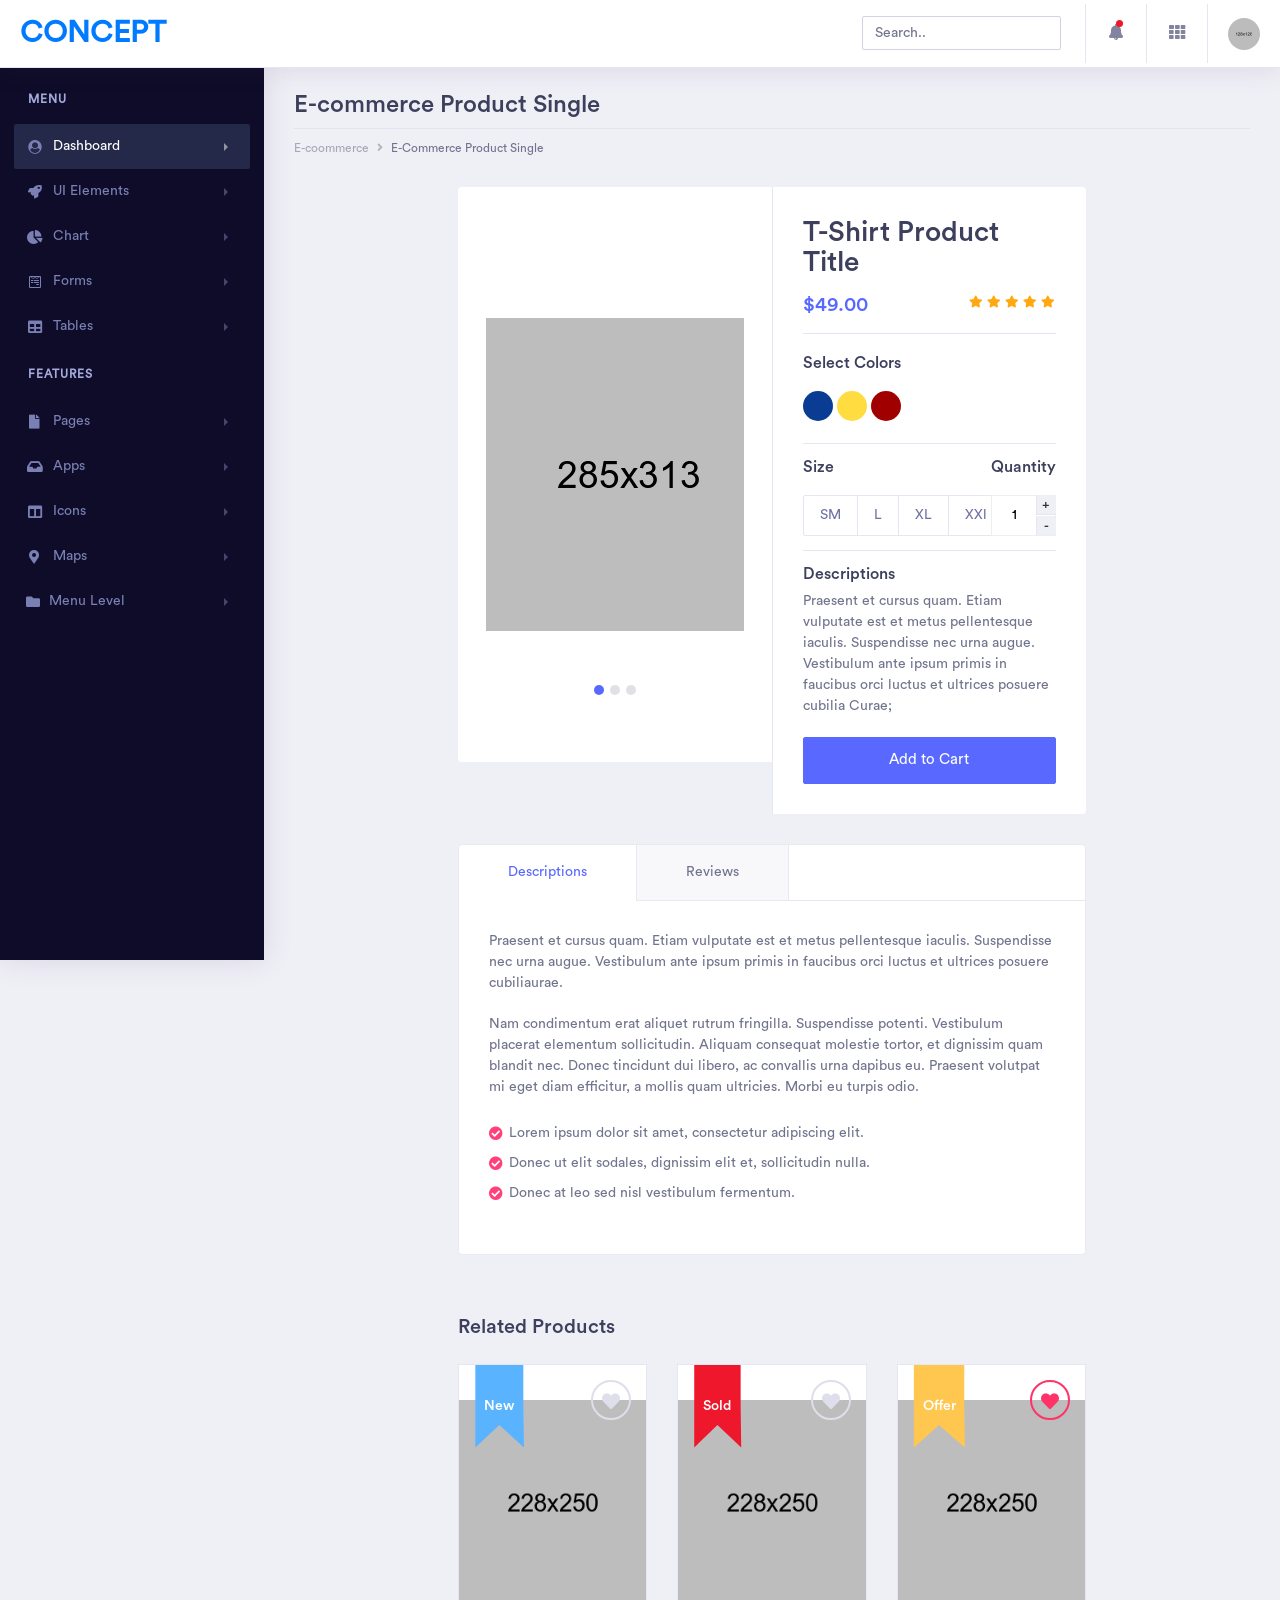
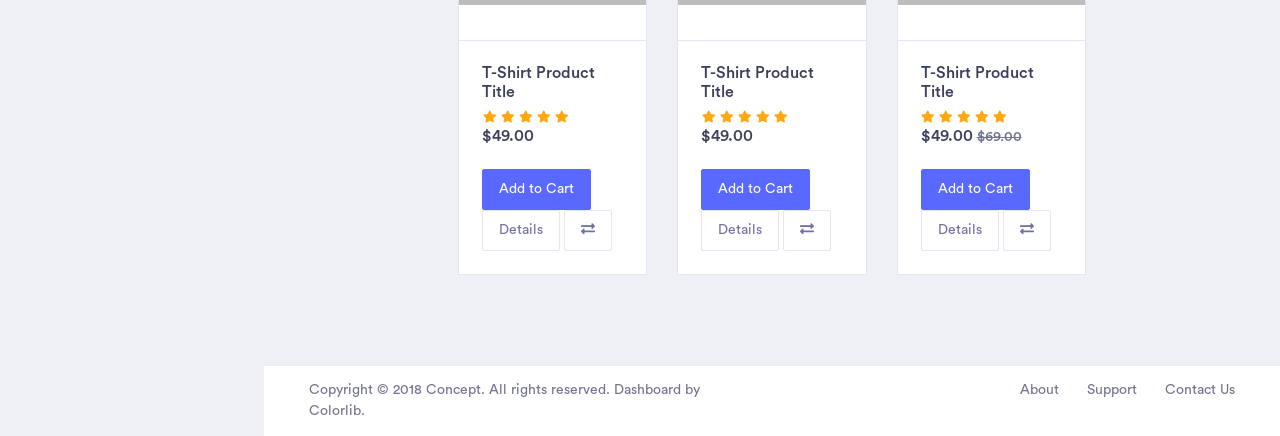
<file: shopdashboard/ecommerce-product-single.html>
<!doctype html>
<html lang="en">

 
<head>
    <!-- Required meta tags -->
    <meta charset="utf-8">
    <meta name="viewport" content="width=device-width, initial-scale=1, shrink-to-fit=no">
    <!-- Bootstrap CSS -->
    <link rel="stylesheet" href="assets/vendor/bootstrap/css/bootstrap.min.css">
    <link href="assets/vendor/fonts/circular-std/style.css" rel="stylesheet">
    <link rel="stylesheet" href="assets/libs/css/style.css">
    <link rel="stylesheet" href="assets/vendor/fonts/fontawesome/css/fontawesome-all.css">
    <title>Concept - Bootstrap 4 Admin Dashboard Template</title>
</head>

<body>
    <!-- ============================================================== -->
    <!-- main wrapper -->
    <!-- ============================================================== -->
    <div class="dashboard-main-wrapper">
        <!-- ============================================================== -->
        <!-- navbar -->
        <!-- ============================================================== -->
        <div class="dashboard-header">
            <nav class="navbar navbar-expand-lg bg-white fixed-top">
                <a class="navbar-brand" href="index.html">Concept</a>
                <button class="navbar-toggler" type="button" data-toggle="collapse" data-target="#navbarSupportedContent" aria-controls="navbarSupportedContent" aria-expanded="false" aria-label="Toggle navigation">
                    <span class="navbar-toggler-icon"></span>
                </button>
                <div class="collapse navbar-collapse " id="navbarSupportedContent">
                    <ul class="navbar-nav ml-auto navbar-right-top">
                        <li class="nav-item">
                            <div id="custom-search" class="top-search-bar">
                                <input class="form-control" type="text" placeholder="Search..">
                            </div>
                        </li>
                        <li class="nav-item dropdown notification">
                            <a class="nav-link nav-icons" href="#" id="navbarDropdownMenuLink1" data-toggle="dropdown" aria-haspopup="true" aria-expanded="false"><i class="fas fa-fw fa-bell"></i> <span class="indicator"></span></a>
                            <ul class="dropdown-menu dropdown-menu-right notification-dropdown">
                                <li>
                                    <div class="notification-title"> Notification</div>
                                    <div class="notification-list">
                                        <div class="list-group">
                                            <a href="#" class="list-group-item list-group-item-action active">
                                                <div class="notification-info">
                                                    <div class="notification-list-user-img"><img src="assets/images/avatar-2.jpg" alt="" class="user-avatar-md rounded-circle"></div>
                                                    <div class="notification-list-user-block"><span class="notification-list-user-name">Jeremy Rakestraw</span>accepted your invitation to join the team.
                                                        <div class="notification-date">2 min ago</div>
                                                    </div>
                                                </div>
                                            </a>
                                            <a href="#" class="list-group-item list-group-item-action">
                                                <div class="notification-info">
                                                    <div class="notification-list-user-img"><img src="assets/images/avatar-3.jpg" alt="" class="user-avatar-md rounded-circle"></div>
                                                    <div class="notification-list-user-block"><span class="notification-list-user-name">John Abraham </span>is now following you
                                                        <div class="notification-date">2 days ago</div>
                                                    </div>
                                                </div>
                                            </a>
                                            <a href="#" class="list-group-item list-group-item-action">
                                                <div class="notification-info">
                                                    <div class="notification-list-user-img"><img src="assets/images/avatar-4.jpg" alt="" class="user-avatar-md rounded-circle"></div>
                                                    <div class="notification-list-user-block"><span class="notification-list-user-name">Monaan Pechi</span> is watching your main repository
                                                        <div class="notification-date">2 min ago</div>
                                                    </div>
                                                </div>
                                            </a>
                                            <a href="#" class="list-group-item list-group-item-action">
                                                <div class="notification-info">
                                                    <div class="notification-list-user-img"><img src="assets/images/avatar-5.jpg" alt="" class="user-avatar-md rounded-circle"></div>
                                                    <div class="notification-list-user-block"><span class="notification-list-user-name">Jessica Caruso</span>accepted your invitation to join the team.
                                                        <div class="notification-date">2 min ago</div>
                                                    </div>
                                                </div>
                                            </a>
                                        </div>
                                    </div>
                                </li>
                                <li>
                                    <div class="list-footer"> <a href="#">View all notifications</a></div>
                                </li>
                            </ul>
                        </li>
                        <li class="nav-item dropdown connection">
                            <a class="nav-link" href="#" id="navbarDropdown" role="button" data-toggle="dropdown" aria-haspopup="true" aria-expanded="false"> <i class="fas fa-fw fa-th"></i> </a>
                            <ul class="dropdown-menu dropdown-menu-right connection-dropdown">
                                <li class="connection-list">
                                    <div class="row">
                                        <div class="col-xl-4 col-lg-4 col-md-6 col-sm-12 col-12 ">
                                            <a href="#" class="connection-item"><img src="assets/images/github.png" alt="" > <span>Github</span></a>
                                        </div>
                                        <div class="col-xl-4 col-lg-4 col-md-6 col-sm-12 col-12 ">
                                            <a href="#" class="connection-item"><img src="assets/images/dribbble.png" alt="" > <span>Dribbble</span></a>
                                        </div>
                                        <div class="col-xl-4 col-lg-4 col-md-6 col-sm-12 col-12 ">
                                            <a href="#" class="connection-item"><img src="assets/images/dropbox.png" alt="" > <span>Dropbox</span></a>
                                        </div>
                                    </div>
                                    <div class="row">
                                        <div class="col-xl-4 col-lg-4 col-md-6 col-sm-12 col-12 ">
                                            <a href="#" class="connection-item"><img src="assets/images/bitbucket.png" alt=""> <span>Bitbucket</span></a>
                                        </div>
                                        <div class="col-xl-4 col-lg-4 col-md-6 col-sm-12 col-12 ">
                                            <a href="#" class="connection-item"><img src="assets/images/mail_chimp.png" alt="" ><span>Mail chimp</span></a>
                                        </div>
                                        <div class="col-xl-4 col-lg-4 col-md-6 col-sm-12 col-12 ">
                                            <a href="#" class="connection-item"><img src="assets/images/slack.png" alt="" > <span>Slack</span></a>
                                        </div>
                                    </div>
                                </li>
                                <li>
                                    <div class="conntection-footer"><a href="#">More</a></div>
                                </li>
                            </ul>
                        </li>
                        <li class="nav-item dropdown nav-user">
                            <a class="nav-link nav-user-img" href="#" id="navbarDropdownMenuLink2" data-toggle="dropdown" aria-haspopup="true" aria-expanded="false"><img src="assets/images/avatar-1.jpg" alt="" class="user-avatar-md rounded-circle"></a>
                            <div class="dropdown-menu dropdown-menu-right nav-user-dropdown" aria-labelledby="navbarDropdownMenuLink2">
                                <div class="nav-user-info">
                                    <h5 class="mb-0 text-white nav-user-name">John Abraham </h5>
                                    <span class="status"></span><span class="ml-2">Available</span>
                                </div>
                                <a class="dropdown-item" href="#"><i class="fas fa-user mr-2"></i>Account</a>
                                <a class="dropdown-item" href="#"><i class="fas fa-cog mr-2"></i>Setting</a>
                                <a class="dropdown-item" href="#"><i class="fas fa-power-off mr-2"></i>Logout</a>
                            </div>
                        </li>
                    </ul>
                </div>
            </nav>
        </div>
        <!-- ============================================================== -->
        <!-- end navbar -->
        <!-- ============================================================== -->
        <!-- ============================================================== -->
        <!-- left sidebar -->
        <!-- ============================================================== -->
        <div class="nav-left-sidebar sidebar-dark">
            <div class="menu-list">
                <nav class="navbar navbar-expand-lg navbar-light">
                    <a class="d-xl-none d-lg-none" href="#">Dashboard</a>
                    <button class="navbar-toggler" type="button" data-toggle="collapse" data-target="#navbarNav" aria-controls="navbarNav" aria-expanded="false" aria-label="Toggle navigation">
                        <span class="navbar-toggler-icon"></span>
                    </button>
                    <div class="collapse navbar-collapse" id="navbarNav">
                        <ul class="navbar-nav flex-column">
                            <li class="nav-divider">
                                Menu
                            </li>
                            <li class="nav-item ">
                                <a class="nav-link active" href="#" data-toggle="collapse" aria-expanded="false" data-target="#submenu-1" aria-controls="submenu-1"><i class="fa fa-fw fa-user-circle"></i>Dashboard <span class="badge badge-success">6</span></a>
                                <div id="submenu-1" class="collapse submenu" style="">
                                    <ul class="nav flex-column">
                                        <li class="nav-item">
                                            <a class="nav-link" href="#" data-toggle="collapse" aria-expanded="false" data-target="#submenu-1-2" aria-controls="submenu-1-2">E-Commerce</a>
                                            <div id="submenu-1-2" class="collapse submenu" style="">
                                                <ul class="nav flex-column">
                                                    <li class="nav-item">
                                                        <a class="nav-link" href="index.html">E Commerce Dashboard</a>
                                                    </li>
                                                    <li class="nav-item">
                                                        <a class="nav-link" href="ecommerce-product.html">Product List</a>
                                                    </li>
                                                    <li class="nav-item">
                                                        <a class="nav-link" href="ecommerce-product-single.html">Product Single</a>
                                                    </li>
                                                    <li class="nav-item">
                                                        <a class="nav-link" href="ecommerce-product-checkout.html">Product Checkout</a>
                                                    </li>
                                                </ul>
                                            </div>
                                        </li>
                                        <li class="nav-item">
                                            <a class="nav-link" href="dashboard-finance.html">Finance</a>
                                        </li>
                                        <li class="nav-item">
                                            <a class="nav-link" href="dashboard-sales.html">Sales</a>
                                        </li>
                                        <li class="nav-item">
                                            <a class="nav-link" href="#" data-toggle="collapse" aria-expanded="false" data-target="#submenu-1-1" aria-controls="submenu-1-1">Infulencer</a>
                                            <div id="submenu-1-1" class="collapse submenu" style="">
                                                <ul class="nav flex-column">
                                                    <li class="nav-item">
                                                        <a class="nav-link" href="dashboard-influencer.html">Influencer</a>
                                                    </li>
                                                    <li class="nav-item">
                                                        <a class="nav-link" href="influencer-finder.html">Influencer Finder</a>
                                                    </li>
                                                    <li class="nav-item">
                                                        <a class="nav-link" href="influencer-profile.html">Influencer Profile</a>
                                                    </li>
                                                </ul>
                                            </div>
                                        </li>
                                    </ul>
                                </div>
                            </li>
                            <li class="nav-item">
                                <a class="nav-link" href="#" data-toggle="collapse" aria-expanded="false" data-target="#submenu-2" aria-controls="submenu-2"><i class="fa fa-fw fa-rocket"></i>UI Elements</a>
                                <div id="submenu-2" class="collapse submenu" style="">
                                    <ul class="nav flex-column">
                                        <li class="nav-item">
                                            <a class="nav-link" href="pages/cards.html">Cards <span class="badge badge-secondary">New</span></a>
                                        </li>
                                        <li class="nav-item">
                                            <a class="nav-link" href="pages/general.html">General</a>
                                        </li>
                                        <li class="nav-item">
                                            <a class="nav-link" href="pages/carousel.html">Carousel</a>
                                        </li>
                                        <li class="nav-item">
                                            <a class="nav-link" href="pages/listgroup.html">List Group</a>
                                        </li>
                                        <li class="nav-item">
                                            <a class="nav-link" href="pages/typography.html">Typography</a>
                                        </li>
                                        <li class="nav-item">
                                            <a class="nav-link" href="pages/accordions.html">Accordions</a>
                                        </li>
                                        <li class="nav-item">
                                            <a class="nav-link" href="pages/tabs.html">Tabs</a>
                                        </li>
                                    </ul>
                                </div>
                            </li>
                            <li class="nav-item">
                                <a class="nav-link" href="#" data-toggle="collapse" aria-expanded="false" data-target="#submenu-3" aria-controls="submenu-3"><i class="fas fa-fw fa-chart-pie"></i>Chart</a>
                                <div id="submenu-3" class="collapse submenu" style="">
                                    <ul class="nav flex-column">
                                        <li class="nav-item">
                                            <a class="nav-link" href="pages/chart-c3.html">C3 Charts</a>
                                        </li>
                                        <li class="nav-item">
                                            <a class="nav-link" href="pages/chart-chartist.html">Chartist Charts</a>
                                        </li>
                                        <li class="nav-item">
                                            <a class="nav-link" href="pages/chart-charts.html">Chart</a>
                                        </li>
                                        <li class="nav-item">
                                            <a class="nav-link" href="pages/chart-morris.html">Morris</a>
                                        </li>
                                        <li class="nav-item">
                                            <a class="nav-link" href="pages/chart-sparkline.html">Sparkline</a>
                                        </li>
                                        <li class="nav-item">
                                            <a class="nav-link" href="pages/chart-gauge.html">Guage</a>
                                        </li>
                                    </ul>
                                </div>
                            </li>
                            <li class="nav-item ">
                                <a class="nav-link" href="#" data-toggle="collapse" aria-expanded="false" data-target="#submenu-4" aria-controls="submenu-4"><i class="fab fa-fw fa-wpforms"></i>Forms</a>
                                <div id="submenu-4" class="collapse submenu" style="">
                                    <ul class="nav flex-column">
                                        <li class="nav-item">
                                            <a class="nav-link" href="pages/form-elements.html">Form Elements</a>
                                        </li>
                                        <li class="nav-item">
                                            <a class="nav-link" href="pages/form-validation.html">Parsely Validations</a>
                                        </li>
                                        <li class="nav-item">
                                            <a class="nav-link" href="pages/multiselect.html">Multiselect</a>
                                        </li>
                                        <li class="nav-item">
                                            <a class="nav-link" href="pages/datepicker.html">Date Picker</a>
                                        </li>
                                         <li class="nav-item">
                                            <a class="nav-link" href="pages/bootstrap-select.html">Bootstrap Select</a>
                                        </li>
                                    </ul>
                                </div>
                            </li>
                            <li class="nav-item">
                                <a class="nav-link" href="#" data-toggle="collapse" aria-expanded="false" data-target="#submenu-5" aria-controls="submenu-5"><i class="fas fa-fw fa-table"></i>Tables</a>
                                <div id="submenu-5" class="collapse submenu" style="">
                                    <ul class="nav flex-column">
                                        <li class="nav-item">
                                            <a class="nav-link" href="pages/general-table.html">General Tables</a>
                                        </li>
                                        <li class="nav-item">
                                            <a class="nav-link" href="pages/data-tables.html">Data Tables</a>
                                        </li>
                                    </ul>
                                </div>
                            </li>
                            <li class="nav-divider">
                                Features
                            </li>
                            <li class="nav-item">
                                <a class="nav-link" href="#" data-toggle="collapse" aria-expanded="false" data-target="#submenu-6" aria-controls="submenu-6"><i class="fas fa-fw fa-file"></i> Pages </a>
                                <div id="submenu-6" class="collapse submenu" style="">
                                    <ul class="nav flex-column">
                                        <li class="nav-item">
                                            <a class="nav-link" href="pages/blank-page.html">Blank Page</a>
                                        </li>
                                        <li class="nav-item">
                                            <a class="nav-link" href="pages/blank-page-header.html">Blank Page Header</a>
                                        </li>
                                        <li class="nav-item">
                                            <a class="nav-link" href="pages/login.html">Login</a>
                                        </li>
                                        <li class="nav-item">
                                            <a class="nav-link" href="pages/404-page.html">404 page</a>
                                        </li>
                                        <li class="nav-item">
                                            <a class="nav-link" href="pages/sign-up.html">Sign up Page</a>
                                        </li>
                                        <li class="nav-item">
                                            <a class="nav-link" href="pages/forgot-password.html">Forgot Password</a>
                                        </li>
                                        <li class="nav-item">
                                            <a class="nav-link" href="pages/pricing.html">Pricing Tables</a>
                                        </li>
                                        <li class="nav-item">
                                            <a class="nav-link" href="pages/timeline.html">Timeline</a>
                                        </li>
                                        <li class="nav-item">
                                            <a class="nav-link" href="pages/calendar.html">Calendar</a>
                                        </li>
                                        <li class="nav-item">
                                            <a class="nav-link" href="pages/sortable-nestable-lists.html">Sortable/Nestable List</a>
                                        </li>
                                        <li class="nav-item">
                                            <a class="nav-link" href="pages/widgets.html">Widgets</a>
                                        </li>
                                        <li class="nav-item">
                                            <a class="nav-link" href="pages/media-object.html">Media Objects</a>
                                        </li>
                                        <li class="nav-item">
                                            <a class="nav-link" href="pages/cropper-image.html">Cropper</a>
                                        </li>
                                        <li class="nav-item">
                                            <a class="nav-link" href="pages/color-picker.html">Color Picker</a>
                                        </li>
                                        
                                    </ul>
                                </div>
                            </li>
                            <li class="nav-item">
                                <a class="nav-link" href="#" data-toggle="collapse" aria-expanded="false" data-target="#submenu-7" aria-controls="submenu-7"><i class="fas fa-fw fa-inbox"></i>Apps <span class="badge badge-secondary">New</span></a>
                                <div id="submenu-7" class="collapse submenu" style="">
                                    <ul class="nav flex-column">
                                        <li class="nav-item">
                                            <a class="nav-link" href="pages/inbox.html">Inbox</a>
                                        </li>
                                        <li class="nav-item">
                                            <a class="nav-link" href="pages/email-details.html">Email Detail</a>
                                        </li>
                                        <li class="nav-item">
                                            <a class="nav-link" href="pages/email-compose.html">Email Compose</a>
                                        </li>
                                        <li class="nav-item">
                                            <a class="nav-link" href="pages/message-chat.html">Message Chat</a>
                                        </li>
                                    </ul>
                                </div>
                            </li>
                            <li class="nav-item">
                                <a class="nav-link" href="#" data-toggle="collapse" aria-expanded="false" data-target="#submenu-8" aria-controls="submenu-8"><i class="fas fa-fw fa-columns"></i>Icons</a>
                                <div id="submenu-8" class="collapse submenu" style="">
                                    <ul class="nav flex-column">
                                        <li class="nav-item">
                                            <a class="nav-link" href="pages/icon-fontawesome.html">FontAwesome Icons</a>
                                        </li>
                                        <li class="nav-item">
                                            <a class="nav-link" href="pages/icon-material.html">Material Icons</a>
                                        </li>
                                        <li class="nav-item">
                                            <a class="nav-link" href="pages/icon-simple-lineicon.html">Simpleline Icon</a>
                                        </li>
                                        <li class="nav-item">
                                            <a class="nav-link" href="pages/icon-themify.html">Themify Icon</a>
                                        </li>
                                        <li class="nav-item">
                                            <a class="nav-link" href="pages/icon-flag.html">Flag Icons</a>
                                        </li>
                                        <li class="nav-item">
                                            <a class="nav-link" href="pages/icon-weather.html">Weather Icon</a>
                                        </li>
                                    </ul>
                                </div>
                            </li>
                            <li class="nav-item">
                                <a class="nav-link" href="#" data-toggle="collapse" aria-expanded="false" data-target="#submenu-9" aria-controls="submenu-9"><i class="fas fa-fw fa-map-marker-alt"></i>Maps</a>
                                <div id="submenu-9" class="collapse submenu" style="">
                                    <ul class="nav flex-column">
                                        <li class="nav-item">
                                            <a class="nav-link" href="pages/map-google.html">Google Maps</a>
                                        </li>
                                        <li class="nav-item">
                                            <a class="nav-link" href="pages/map-vector.html">Vector Maps</a>
                                        </li>
                                    </ul>
                                </div>
                            </li>
                            <li class="nav-item">
                                <a class="nav-link" href="#" data-toggle="collapse" aria-expanded="false" data-target="#submenu-10" aria-controls="submenu-10"><i class="fas fa-f fa-folder"></i>Menu Level</a>
                                <div id="submenu-10" class="collapse submenu" style="">
                                    <ul class="nav flex-column">
                                        <li class="nav-item">
                                            <a class="nav-link" href="#">Level 1</a>
                                        </li>
                                        <li class="nav-item">
                                            <a class="nav-link" href="#" data-toggle="collapse" aria-expanded="false" data-target="#submenu-11" aria-controls="submenu-11">Level 2</a>
                                            <div id="submenu-11" class="collapse submenu" style="">
                                                <ul class="nav flex-column">
                                                    <li class="nav-item">
                                                        <a class="nav-link" href="#">Level 1</a>
                                                    </li>
                                                    <li class="nav-item">
                                                        <a class="nav-link" href="#">Level 2</a>
                                                    </li>
                                                </ul>
                                            </div>
                                        </li>
                                        <li class="nav-item">
                                            <a class="nav-link" href="#">Level 3</a>
                                        </li>
                                    </ul>
                                </div>
                            </li>
                        </ul>
                    </div>
                </nav>
            </div>
        </div>
        <!-- ============================================================== -->
        <!-- end left sidebar -->
        <!-- ============================================================== -->
        <!-- ============================================================== -->
        <!-- wrapper  -->
        <!-- ============================================================== -->
        <div class="dashboard-wrapper">
            <div class="dashboard-ecommerce">
                <div class="container-fluid dashboard-content ">
                    <!-- ============================================================== -->
                    <!-- pageheader  -->
                    <!-- ============================================================== -->
                    <div class="row">
                        <div class="col-xl-12 col-lg-12 col-md-12 col-sm-12 col-12">
                            <div class="page-header">
                                <h2 class="pageheader-title">E-commerce Product Single </h2>
                                <p class="pageheader-text">Nulla euismod urna eros, sit amet scelerisque torton lectus vel mauris facilisis faucibus at enim quis massa lobortis rutrum.</p>
                                <div class="page-breadcrumb">
                                    <nav aria-label="breadcrumb">
                                        <ol class="breadcrumb">
                                            <li class="breadcrumb-item"><a href="#" class="breadcrumb-link">E-coommerce</a></li>
                                            <li class="breadcrumb-item active" aria-current="page">E-Commerce Product Single</li>
                                        </ol>
                                    </nav>
                                </div>
                            </div>
                        </div>
                    </div>
                    <!-- ============================================================== -->
                    <!-- end pageheader  -->
                    <!-- ============================================================== -->
                    <div class="row">
                        <div class="offset-xl-2 col-xl-8 col-lg-12 col-md-12 col-sm-12 col-12">
                            <div class="row">
                                <div class="col-xl-6 col-lg-6 col-md-6 col-sm-12 col-12 pr-xl-0 pr-lg-0 pr-md-0  m-b-30">
                                    <div class="product-slider">
                                        <div id="productslider-1" class="product-carousel carousel slide" data-ride="carousel">
                                            <ol class="carousel-indicators">
                                                <li data-target="#carouselExampleIndicators" data-slide-to="0" class="active"></li>
                                                <li data-target="#carouselExampleIndicators" data-slide-to="1"></li>
                                                <li data-target="#carouselExampleIndicators" data-slide-to="2"></li>
                                            </ol>
                                            <div class="carousel-inner">
                                                <div class="carousel-item active">
                                                    <img class="d-block" src="assets/images/eco-slider-img-1.png" alt="First slide">
                                                </div>
                                                <div class="carousel-item">
                                                    <img class="d-block" src="assets/images/eco-slider-img-2.png" alt="Second slide">
                                                </div>
                                                <div class="carousel-item">
                                                    <img class="d-block" src="assets/images/eco-slider-img-3.png" alt="Third slide">
                                                </div>
                                            </div>
                                            <a class="carousel-control-prev" href="#carouselExampleIndicators" role="button" data-slide="prev">
                                             <span class="carousel-control-prev-icon" aria-hidden="true"></span>
                                             <span class="sr-only">Previous</span>
                                                  </a>
                                            <a class="carousel-control-next" href="#carouselExampleIndicators" role="button" data-slide="next">
                                            <span class="carousel-control-next-icon" aria-hidden="true"></span>
                                                 <span class="sr-only">Next</span>
                                                     </a>
                                        </div>
                                    </div>
                                </div>
                                <div class="col-xl-6 col-lg-6 col-md-6 col-sm-12 col-12 pl-xl-0 pl-lg-0 pl-md-0 border-left m-b-30">
                                    <div class="product-details">
                                        <div class="border-bottom pb-3 mb-3">
                                            <h2 class="mb-3">T-Shirt Product Title</h2>
                                            <div class="product-rating d-inline-block float-right">
                                                <i class="fa fa-fw fa-star"></i>
                                                <i class="fa fa-fw fa-star"></i>
                                                <i class="fa fa-fw fa-star"></i>
                                                <i class="fa fa-fw fa-star"></i>
                                                <i class="fa fa-fw fa-star"></i>
                                            </div>
                                            <h3 class="mb-0 text-primary">$49.00</h3>
                                        </div>
                                        <div class="product-colors border-bottom">
                                            <h4>Select Colors</h4>
                                            <input type="radio" class="radio" id="radio-1" name="group" />
                                            <label for="radio-1"></label>
                                            <input type="radio" class="radio" id="radio-2" name="group" />
                                            <label for="radio-2"></label>
                                            <input type="radio" class="radio" id="radio-3" name="group" />
                                            <label for="radio-3"></label>
                                        </div>
                                        <div class="product-size border-bottom">
                                            <h4>Size</h4>
                                            <div class="btn-group" role="group" aria-label="First group">
                                                <button type="button" class="btn btn-outline-light">SM</button>
                                                <button type="button" class="btn btn-outline-light">L</button>
                                                <button type="button" class="btn btn-outline-light">XL</button>
                                                <button type="button" class="btn btn-outline-light">XXl</button>
                                            </div>
                                            <div class="product-qty">
                                                <h4>Quantity</h4>
                                                <div class="quantity">
                                                    <input type="number" min="1" max="9" step="1" value="1">
                                                </div>
                                            </div>
                                        </div>
                                        <div class="product-description">
                                            <h4 class="mb-1">Descriptions</h4>
                                            <p>Praesent et cursus quam. Etiam vulputate est et metus pellentesque iaculis. Suspendisse nec urna augue. Vestibulum ante ipsum primis in faucibus orci luctus et ultrices posuere cubilia Curae;</p>
                                            <a href="#" class="btn btn-primary btn-block btn-lg">Add to Cart</a>
                                        </div>
                                    </div>
                                </div>
                                <div class="col-xl-12 col-lg-12 col-md-12 col-sm-12 col-12 m-b-60">
                                    <div class="simple-card">
                                        <ul class="nav nav-tabs" id="myTab5" role="tablist">
                                            <li class="nav-item">
                                                <a class="nav-link active border-left-0" id="product-tab-1" data-toggle="tab" href="#tab-1" role="tab" aria-controls="product-tab-1" aria-selected="true">Descriptions</a>
                                            </li>
                                            <li class="nav-item">
                                                <a class="nav-link" id="product-tab-2" data-toggle="tab" href="#tab-2" role="tab" aria-controls="product-tab-2" aria-selected="false">Reviews</a>
                                            </li>
                                        </ul>
                                        <div class="tab-content" id="myTabContent5">
                                            <div class="tab-pane fade show active" id="tab-1" role="tabpanel" aria-labelledby="product-tab-1">
                                                <p>Praesent et cursus quam. Etiam vulputate est et metus pellentesque iaculis. Suspendisse nec urna augue. Vestibulum ante ipsum primis in faucibus orci luctus et ultrices posuere cubiliaurae.</p>
                                                <p>Nam condimentum erat aliquet rutrum fringilla. Suspendisse potenti. Vestibulum placerat elementum sollicitudin. Aliquam consequat molestie tortor, et dignissim quam blandit nec. Donec tincidunt dui libero, ac convallis urna dapibus eu. Praesent volutpat mi eget diam efficitur, a mollis quam ultricies. Morbi eu turpis odio.</p>
                                                <ul class="list-unstyled arrow">
                                                    <li>
                                                        Lorem ipsum dolor sit amet, consectetur adipiscing elit.</li>
                                                    <li>Donec ut elit sodales, dignissim elit et, sollicitudin nulla.</li>
                                                    <li>Donec at leo sed nisl vestibulum fermentum.
                                                    </li>
                                                </ul>
                                            </div>
                                            <div class="tab-pane fade" id="tab-2" role="tabpanel" aria-labelledby="product-tab-2">
                                                <div class="review-block">
                                                    <p class="review-text font-italic m-0">“Vestibulum cursus felis vel arcu convallis, viverra commodo felis bibendum. Orci varius natoque penatibus et magnis dis parturient montes, nascetur ridiculus mus. Proin non auctor est, sed lacinia velit. Orci varius natoque penatibus et magnis dis parturient montes nascetur ridiculus mus.”</p>
                                                    <div class="rating-star mb-4">
                                                        <i class="fa fa-fw fa-star"></i>
                                                        <i class="fa fa-fw fa-star"></i>
                                                        <i class="fa fa-fw fa-star"></i>
                                                        <i class="fa fa-fw fa-star"></i>
                                                        <i class="fa fa-fw fa-star"></i>
                                                    </div>
                                                    <span class="text-dark font-weight-bold">Virgina G. Lightfoot</span><small class="text-mute"> (Company name)</small>
                                                </div>
                                                <div class="review-block border-top mt-3 pt-3">
                                                    <p class="review-text font-italic m-0">“Integer pretium laoreet mi ultrices tincidunt. Suspendisse eget risus nec sapien malesuada ullamcorper eu ac sapien. Maecenas nulla orci, varius ac tincidunt non, ornare a sem. Aliquam sed massa volutpat, aliquet nibh sit amet, tincidunt ex. Donec interdum pharetra dignissim.”</p>
                                                    <div class="rating-star mb-4">
                                                        <i class="fa fa-fw fa-star"></i>
                                                        <i class="fa fa-fw fa-star"></i>
                                                        <i class="fa fa-fw fa-star"></i>
                                                        <i class="fa fa-fw fa-star"></i>
                                                        <i class="fa fa-fw fa-star"></i>
                                                    </div>
                                                    <span class="text-dark font-weight-bold">Ruby B. Matheny</span><small class="text-mute"> (Company name)</small>
                                                </div>
                                                <div class="review-block  border-top mt-3 pt-3">
                                                    <p class="review-text font-italic m-0">“ Cras non rutrum neque. Sed lacinia ex elit, vel viverra nisl faucibus eu. Aenean faucibus neque vestibulum condimentum maximus. In id porttitor nisi. Quisque sit amet commodo arcu, cursus pharetra elit. Nam tincidunt lobortis augueat euismod ante sodales non. ”</p>
                                                    <div class="rating-star mb-4">
                                                        <i class="fa fa-fw fa-star"></i>
                                                        <i class="fa fa-fw fa-star"></i>
                                                        <i class="fa fa-fw fa-star"></i>
                                                        <i class="fa fa-fw fa-star"></i>
                                                        <i class="fa fa-fw fa-star"></i>
                                                    </div>
                                                    <span class="text-dark font-weight-bold">Gloria S. Castillo</span><small class="text-mute"> (Company name)</small>
                                                </div>
                                            </div>
                                        </div>
                                    </div>
                                </div>
                            </div>
                            <div class="row">
                                <div class="col-xl-12 col-lg-12 col-md-12 col-sm-12 col-12 m-b-10">
                                    <h3> Related Products</h3>
                                </div>
                                <div class="col-xl-4 col-lg-6 col-md-12 col-sm-12 col-12">
                                    <div class="product-thumbnail">
                                        <div class="product-img-head">
                                            <div class="product-img">
                                                <img src="assets/images/eco-product-img-1.png" alt="" class="img-fluid"></div>
                                            <div class="ribbons">New</div>
                                            <div class=""><a href="#" class="product-wishlist-btn"><i class="fas fa-heart"></i></a></div>
                                        </div>
                                        <div class="product-content">
                                            <div class="product-content-head">
                                                <h3 class="product-title">T-Shirt Product Title</h3>
                                                <div class="product-rating d-inline-block">
                                                    <i class="fa fa-fw fa-star"></i>
                                                    <i class="fa fa-fw fa-star"></i>
                                                    <i class="fa fa-fw fa-star"></i>
                                                    <i class="fa fa-fw fa-star"></i>
                                                    <i class="fa fa-fw fa-star"></i>
                                                </div>
                                                <div class="product-price">$49.00</div>
                                            </div>
                                            <div class="product-btn">
                                                <a href="#" class="btn btn-primary">Add to Cart</a>
                                                <a href="#" class="btn btn-outline-light">Details</a>
                                                <a href="#" class="btn btn-outline-light"><i class="fas fa-exchange-alt"></i></a>
                                            </div>
                                        </div>
                                    </div>
                                </div>
                                <div class="col-xl-4 col-lg-6 col-md-12 col-sm-12 col-12">
                                    <div class="product-thumbnail">
                                        <div class="product-img-head">
                                            <div class="product-img">
                                                <img src="assets/images/eco-product-img-2.png" alt="" class="img-fluid"></div>
                                            <div class="ribbons bg-danger">Sold</div>
                                            <div class=""><a href="#" class="product-wishlist-btn"><i class="fas fa-heart"></i></a></div>
                                        </div>
                                        <div class="product-content">
                                            <div class="product-content-head">
                                                <h3 class="product-title">T-Shirt Product Title</h3>
                                                <div class="product-rating d-inline-block">
                                                    <i class="fa fa-fw fa-star"></i>
                                                    <i class="fa fa-fw fa-star"></i>
                                                    <i class="fa fa-fw fa-star"></i>
                                                    <i class="fa fa-fw fa-star"></i>
                                                    <i class="fa fa-fw fa-star"></i>
                                                </div>
                                                <div class="product-price">$49.00</div>
                                            </div>
                                            <div class="product-btn">
                                                <a href="#" class="btn btn-primary">Add to Cart</a>
                                                <a href="#" class="btn btn-outline-light">Details</a>
                                                <a href="#" class="btn btn-outline-light"><i class="fas fa-exchange-alt"></i></a>
                                            </div>
                                        </div>
                                    </div>
                                </div>
                                <div class="col-xl-4 col-lg-6 col-md-12 col-sm-12 col-12">
                                    <div class="product-thumbnail">
                                        <div class="product-img-head">
                                            <div class="product-img">
                                                <img src="assets/images/eco-product-img-3.png" alt="" class="img-fluid"></div>
                                            <div class="ribbons bg-brand">Offer</div>
                                            <div class=""><a href="#" class="product-wishlist-btn active"><i class="fas fa-heart"></i></a></div>
                                        </div>
                                        <div class="product-content">
                                            <div class="product-content-head">
                                                <h3 class="product-title">T-Shirt Product Title</h3>
                                                <div class="product-rating d-inline-block">
                                                    <i class="fa fa-fw fa-star"></i>
                                                    <i class="fa fa-fw fa-star"></i>
                                                    <i class="fa fa-fw fa-star"></i>
                                                    <i class="fa fa-fw fa-star"></i>
                                                    <i class="fa fa-fw fa-star"></i>
                                                </div>
                                                <div class="product-price">$49.00
                                                    <del class="product-del">$69.00</del>
                                                </div>
                                            </div>
                                            <div class="product-btn">
                                                <a href="#" class="btn btn-primary">Add to Cart</a>
                                                <a href="#" class="btn btn-outline-light">Details</a>
                                                <a href="#" class="btn btn-outline-light"><i class="fas fa-exchange-alt"></i></a>
                                            </div>
                                        </div>
                                    </div>
                                </div>
                            </div>
                        </div>
                    </div>
                </div>
                <!-- ============================================================== -->
                <!-- footer -->
                <!-- ============================================================== -->
                <div class="footer">
                    <div class="container-fluid">
                        <div class="row">
                            <div class="col-xl-6 col-lg-6 col-md-6 col-sm-12 col-12">
                                Copyright © 2018 Concept. All rights reserved. Dashboard by <a href="https://colorlib.com/wp/">Colorlib</a>.
                            </div>
                            <div class="col-xl-6 col-lg-6 col-md-6 col-sm-12 col-12">
                                <div class="text-md-right footer-links d-none d-sm-block">
                                    <a href="javascript: void(0);">About</a>
                                    <a href="javascript: void(0);">Support</a>
                                    <a href="javascript: void(0);">Contact Us</a>
                                </div>
                            </div>
                        </div>
                    </div>
                </div>
                <!-- ============================================================== -->
                <!-- end footer -->
                <!-- ============================================================== -->
            </div>
            <!-- ============================================================== -->
            <!-- end wrapper  -->
            <!-- ============================================================== -->
        </div>

    </div>
        <!-- ============================================================== -->
        <!-- end main wrapper  -->
        <!-- ============================================================== -->
        <!-- Optional JavaScript -->
        <!-- jquery 3.3.1 -->
        <script src="assets/vendor/jquery/jquery-3.3.1.min.js"></script>
        <!-- bootstap bundle js -->
        <script src="assets/vendor/bootstrap/js/bootstrap.bundle.js"></script>
        <!-- slimscroll js -->
        <script src="assets/vendor/slimscroll/jquery.slimscroll.js"></script>
        <!-- main js -->
        <script src="assets/libs/js/main-js.js"></script>
        <script>
        jQuery('<div class="quantity-nav"><div class="quantity-button quantity-up">+</div><div class="quantity-button quantity-down">-</div></div>').insertAfter('.quantity input');
        jQuery('.quantity').each(function() {
            var spinner = jQuery(this),
                input = spinner.find('input[type="number"]'),
                btnUp = spinner.find('.quantity-up'),
                btnDown = spinner.find('.quantity-down'),
                min = input.attr('min'),
                max = input.attr('max');

            btnUp.click(function() {
                var oldValue = parseFloat(input.val());
                if (oldValue >= max) {
                    var newVal = oldValue;
                } else {
                    var newVal = oldValue + 1;
                }
                spinner.find("input").val(newVal);
                spinner.find("input").trigger("change");
            });

            btnDown.click(function() {
                var oldValue = parseFloat(input.val());
                if (oldValue <= min) {
                    var newVal = oldValue;
                } else {
                    var newVal = oldValue - 1;
                }
                spinner.find("input").val(newVal);
                spinner.find("input").trigger("change");
            });

        });
        </script>
</body>

 
</html>
</file>
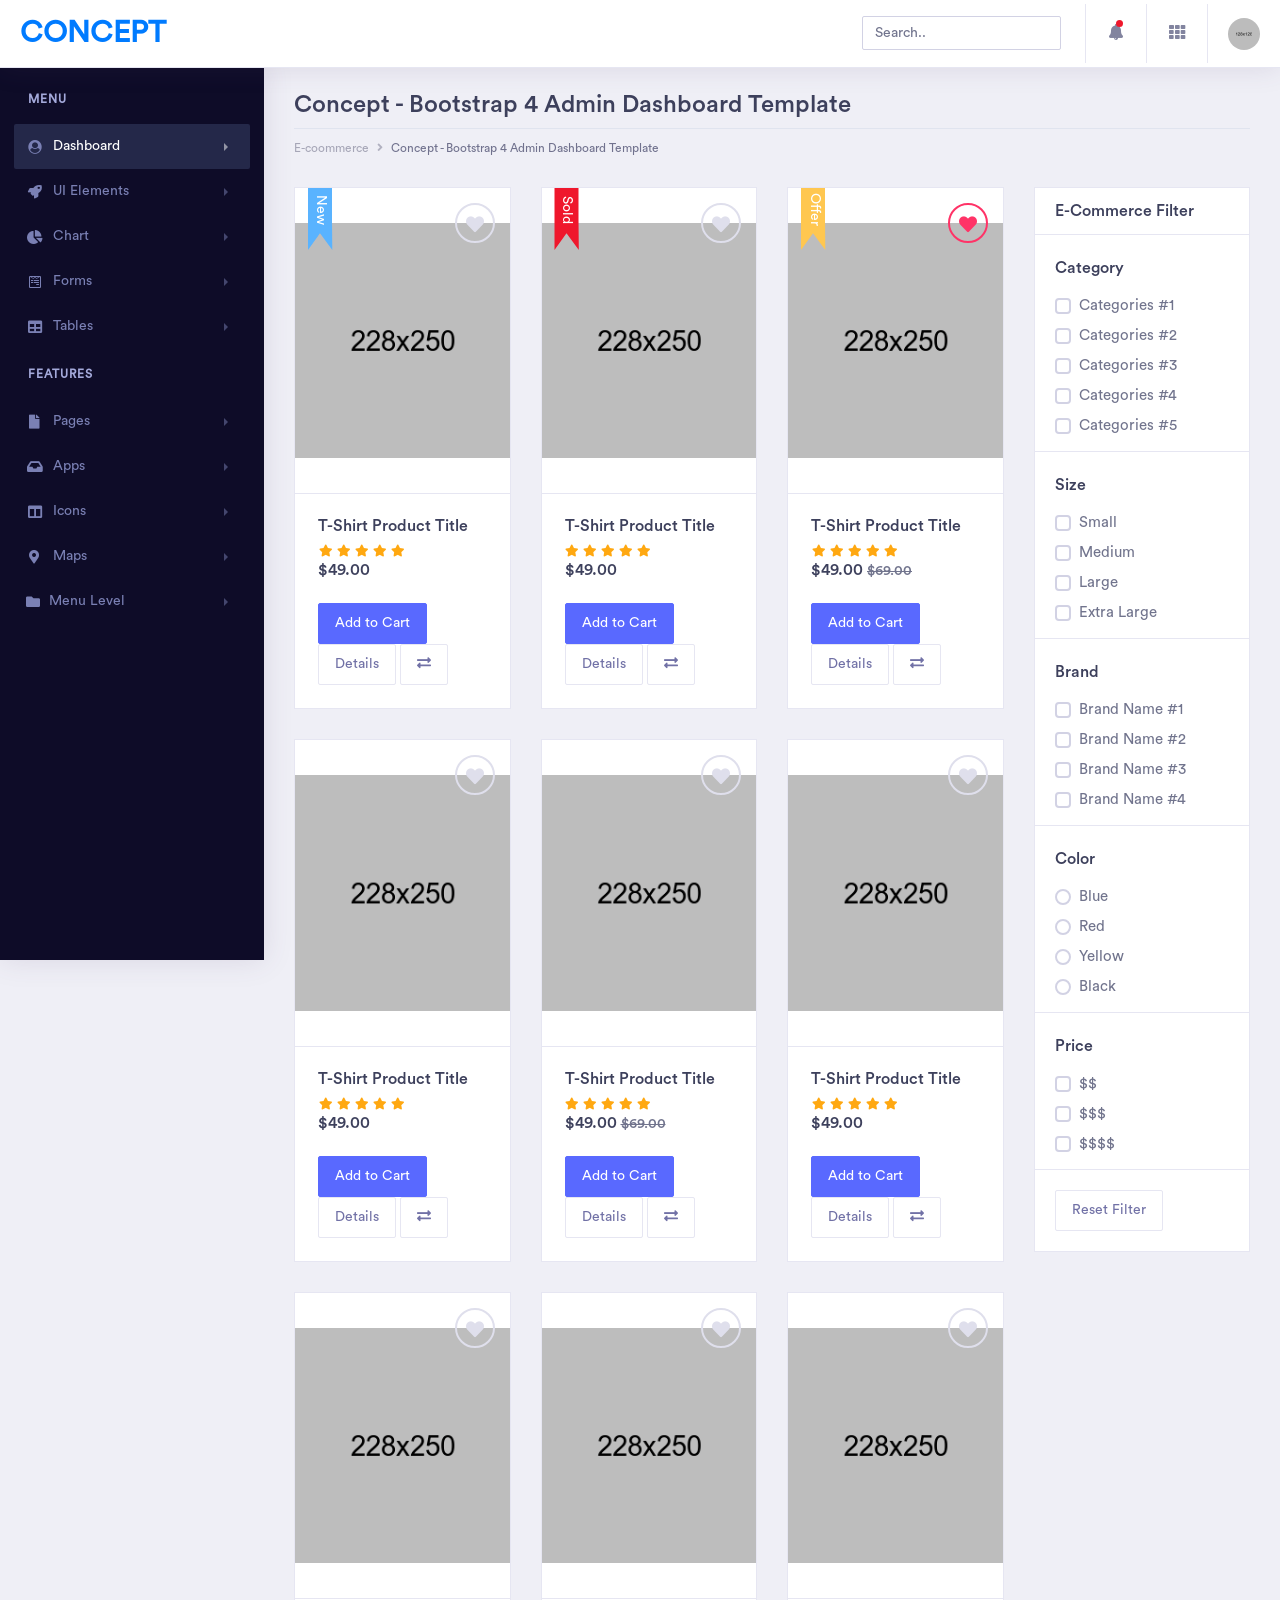
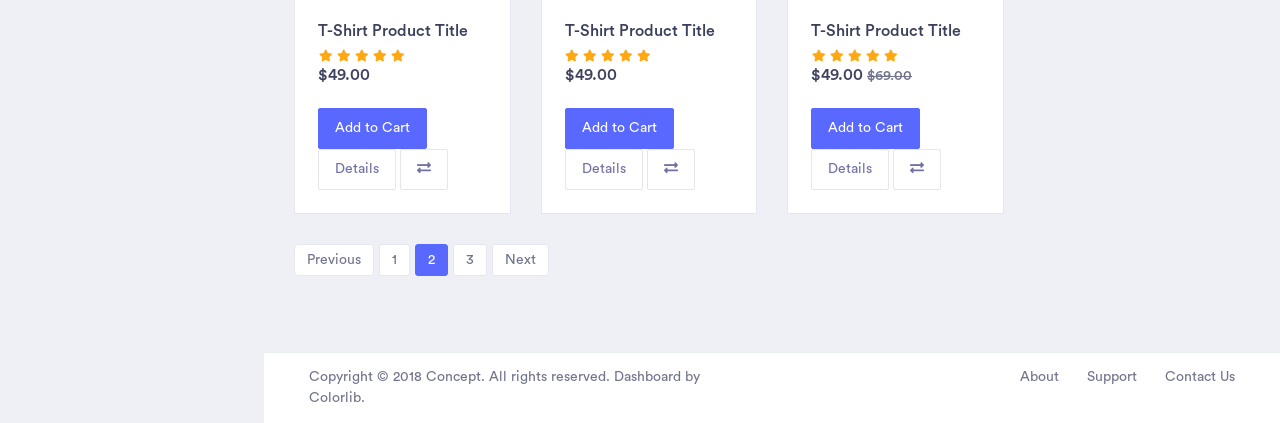
<file: shopdashboard/ecommerce-product.html>
<!doctype html>
<html lang="en">
 
<head>
    <!-- Required meta tags -->
    <meta charset="utf-8">
    <meta name="viewport" content="width=device-width, initial-scale=1, shrink-to-fit=no">
    <!-- Bootstrap CSS -->
    <link rel="stylesheet" href="assets/vendor/bootstrap/css/bootstrap.min.css">
    <link href="assets/vendor/fonts/circular-std/style.css" rel="stylesheet">
    <link rel="stylesheet" href="assets/libs/css/style.css">
    <link rel="stylesheet" href="assets/vendor/fonts/fontawesome/css/fontawesome-all.css">
    <title>Concept - Bootstrap 4 Admin Dashboard Template</title>
</head>

<body>
    <!-- ============================================================== -->
    <!-- main wrapper -->
    <!-- ============================================================== -->
    <div class="dashboard-main-wrapper">
        <!-- ============================================================== -->
        <!-- navbar -->
        <!-- ============================================================== -->
        <div class="dashboard-header">
            <nav class="navbar navbar-expand-lg bg-white fixed-top">
                <a class="navbar-brand" href="index.html">Concept</a>
                <button class="navbar-toggler" type="button" data-toggle="collapse" data-target="#navbarSupportedContent" aria-controls="navbarSupportedContent" aria-expanded="false" aria-label="Toggle navigation">
                    <span class="navbar-toggler-icon"></span>
                </button>
                <div class="collapse navbar-collapse " id="navbarSupportedContent">
                    <ul class="navbar-nav ml-auto navbar-right-top">
                        <li class="nav-item">
                            <div id="custom-search" class="top-search-bar">
                                <input class="form-control" type="text" placeholder="Search..">
                            </div>
                        </li>
                        <li class="nav-item dropdown notification">
                            <a class="nav-link nav-icons" href="#" id="navbarDropdownMenuLink1" data-toggle="dropdown" aria-haspopup="true" aria-expanded="false"><i class="fas fa-fw fa-bell"></i> <span class="indicator"></span></a>
                            <ul class="dropdown-menu dropdown-menu-right notification-dropdown">
                                <li>
                                    <div class="notification-title"> Notification</div>
                                    <div class="notification-list">
                                        <div class="list-group">
                                            <a href="#" class="list-group-item list-group-item-action active">
                                                <div class="notification-info">
                                                    <div class="notification-list-user-img"><img src="assets/images/avatar-2.jpg" alt="" class="user-avatar-md rounded-circle"></div>
                                                    <div class="notification-list-user-block"><span class="notification-list-user-name">Jeremy Rakestraw</span>accepted your invitation to join the team.
                                                        <div class="notification-date">2 min ago</div>
                                                    </div>
                                                </div>
                                            </a>
                                            <a href="#" class="list-group-item list-group-item-action">
                                                <div class="notification-info">
                                                    <div class="notification-list-user-img"><img src="assets/images/avatar-3.jpg" alt="" class="user-avatar-md rounded-circle"></div>
                                                    <div class="notification-list-user-block"><span class="notification-list-user-name">John Abraham </span>is now following you
                                                        <div class="notification-date">2 days ago</div>
                                                    </div>
                                                </div>
                                            </a>
                                            <a href="#" class="list-group-item list-group-item-action">
                                                <div class="notification-info">
                                                    <div class="notification-list-user-img"><img src="assets/images/avatar-4.jpg" alt="" class="user-avatar-md rounded-circle"></div>
                                                    <div class="notification-list-user-block"><span class="notification-list-user-name">Monaan Pechi</span> is watching your main repository
                                                        <div class="notification-date">2 min ago</div>
                                                    </div>
                                                </div>
                                            </a>
                                            <a href="#" class="list-group-item list-group-item-action">
                                                <div class="notification-info">
                                                    <div class="notification-list-user-img"><img src="assets/images/avatar-5.jpg" alt="" class="user-avatar-md rounded-circle"></div>
                                                    <div class="notification-list-user-block"><span class="notification-list-user-name">Jessica Caruso</span>accepted your invitation to join the team.
                                                        <div class="notification-date">2 min ago</div>
                                                    </div>
                                                </div>
                                            </a>
                                        </div>
                                    </div>
                                </li>
                                <li>
                                    <div class="list-footer"> <a href="#">View all notifications</a></div>
                                </li>
                            </ul>
                        </li>
                        <li class="nav-item dropdown connection">
                            <a class="nav-link" href="#" id="navbarDropdown" role="button" data-toggle="dropdown" aria-haspopup="true" aria-expanded="false"> <i class="fas fa-fw fa-th"></i> </a>
                            <ul class="dropdown-menu dropdown-menu-right connection-dropdown">
                                <li class="connection-list">
                                    <div class="row">
                                        <div class="col-xl-4 col-lg-4 col-md-6 col-sm-12 col-12 ">
                                            <a href="#" class="connection-item"><img src="assets/images/github.png" alt="" > <span>Github</span></a>
                                        </div>
                                        <div class="col-xl-4 col-lg-4 col-md-6 col-sm-12 col-12 ">
                                            <a href="#" class="connection-item"><img src="assets/images/dribbble.png" alt="" > <span>Dribbble</span></a>
                                        </div>
                                        <div class="col-xl-4 col-lg-4 col-md-6 col-sm-12 col-12 ">
                                            <a href="#" class="connection-item"><img src="assets/images/dropbox.png" alt="" > <span>Dropbox</span></a>
                                        </div>
                                    </div>
                                    <div class="row">
                                        <div class="col-xl-4 col-lg-4 col-md-6 col-sm-12 col-12 ">
                                            <a href="#" class="connection-item"><img src="assets/images/bitbucket.png" alt=""> <span>Bitbucket</span></a>
                                        </div>
                                        <div class="col-xl-4 col-lg-4 col-md-6 col-sm-12 col-12 ">
                                            <a href="#" class="connection-item"><img src="assets/images/mail_chimp.png" alt="" ><span>Mail chimp</span></a>
                                        </div>
                                        <div class="col-xl-4 col-lg-4 col-md-6 col-sm-12 col-12 ">
                                            <a href="#" class="connection-item"><img src="assets/images/slack.png" alt="" > <span>Slack</span></a>
                                        </div>
                                    </div>
                                </li>
                                <li>
                                    <div class="conntection-footer"><a href="#">More</a></div>
                                </li>
                            </ul>
                        </li>
                        <li class="nav-item dropdown nav-user">
                            <a class="nav-link nav-user-img" href="#" id="navbarDropdownMenuLink2" data-toggle="dropdown" aria-haspopup="true" aria-expanded="false"><img src="assets/images/avatar-1.jpg" alt="" class="user-avatar-md rounded-circle"></a>
                            <div class="dropdown-menu dropdown-menu-right nav-user-dropdown" aria-labelledby="navbarDropdownMenuLink2">
                                <div class="nav-user-info">
                                    <h5 class="mb-0 text-white nav-user-name">John Abraham </h5>
                                    <span class="status"></span><span class="ml-2">Available</span>
                                </div>
                                <a class="dropdown-item" href="#"><i class="fas fa-user mr-2"></i>Account</a>
                                <a class="dropdown-item" href="#"><i class="fas fa-cog mr-2"></i>Setting</a>
                                <a class="dropdown-item" href="#"><i class="fas fa-power-off mr-2"></i>Logout</a>
                            </div>
                        </li>
                    </ul>
                </div>
            </nav>
        </div>
        <!-- ============================================================== -->
        <!-- end navbar -->
        <!-- ============================================================== -->
        <!-- ============================================================== -->
        <!-- left sidebar -->
        <!-- ============================================================== -->
       <div class="nav-left-sidebar sidebar-dark">
            <div class="menu-list">
                <nav class="navbar navbar-expand-lg navbar-light">
                    <a class="d-xl-none d-lg-none" href="#">Dashboard</a>
                    <button class="navbar-toggler" type="button" data-toggle="collapse" data-target="#navbarNav" aria-controls="navbarNav" aria-expanded="false" aria-label="Toggle navigation">
                        <span class="navbar-toggler-icon"></span>
                    </button>
                    <div class="collapse navbar-collapse" id="navbarNav">
                        <ul class="navbar-nav flex-column">
                            <li class="nav-divider">
                                Menu
                            </li>
                            <li class="nav-item ">
                                <a class="nav-link active" href="#" data-toggle="collapse" aria-expanded="false" data-target="#submenu-1" aria-controls="submenu-1"><i class="fa fa-fw fa-user-circle"></i>Dashboard <span class="badge badge-success">6</span></a>
                                <div id="submenu-1" class="collapse submenu" style="">
                                    <ul class="nav flex-column">
                                        <li class="nav-item">
                                            <a class="nav-link" href="#" data-toggle="collapse" aria-expanded="false" data-target="#submenu-1-2" aria-controls="submenu-1-2">E-Commerce</a>
                                            <div id="submenu-1-2" class="collapse submenu" style="">
                                                <ul class="nav flex-column">
                                                    <li class="nav-item">
                                                        <a class="nav-link" href="index.html">E Commerce Dashboard</a>
                                                    </li>
                                                    <li class="nav-item">
                                                        <a class="nav-link" href="ecommerce-product.html">Product List</a>
                                                    </li>
                                                    <li class="nav-item">
                                                        <a class="nav-link" href="ecommerce-product-single.html">Product Single</a>
                                                    </li>
                                                    <li class="nav-item">
                                                        <a class="nav-link" href="ecommerce-product-checkout.html">Product Checkout</a>
                                                    </li>
                                                </ul>
                                            </div>
                                        </li>
                                        <li class="nav-item">
                                            <a class="nav-link" href="dashboard-finance.html">Finance</a>
                                        </li>
                                        <li class="nav-item">
                                            <a class="nav-link" href="dashboard-sales.html">Sales</a>
                                        </li>
                                        <li class="nav-item">
                                            <a class="nav-link" href="#" data-toggle="collapse" aria-expanded="false" data-target="#submenu-1-1" aria-controls="submenu-1-1">Infulencer</a>
                                            <div id="submenu-1-1" class="collapse submenu" style="">
                                                <ul class="nav flex-column">
                                                    <li class="nav-item">
                                                        <a class="nav-link" href="dashboard-influencer.html">Influencer</a>
                                                    </li>
                                                    <li class="nav-item">
                                                        <a class="nav-link" href="influencer-finder.html">Influencer Finder</a>
                                                    </li>
                                                    <li class="nav-item">
                                                        <a class="nav-link" href="influencer-profile.html">Influencer Profile</a>
                                                    </li>
                                                </ul>
                                            </div>
                                        </li>
                                    </ul>
                                </div>
                            </li>
                            <li class="nav-item">
                                <a class="nav-link" href="#" data-toggle="collapse" aria-expanded="false" data-target="#submenu-2" aria-controls="submenu-2"><i class="fa fa-fw fa-rocket"></i>UI Elements</a>
                                <div id="submenu-2" class="collapse submenu" style="">
                                    <ul class="nav flex-column">
                                        <li class="nav-item">
                                            <a class="nav-link" href="pages/cards.html">Cards <span class="badge badge-secondary">New</span></a>
                                        </li>
                                        <li class="nav-item">
                                            <a class="nav-link" href="pages/general.html">General</a>
                                        </li>
                                        <li class="nav-item">
                                            <a class="nav-link" href="pages/carousel.html">Carousel</a>
                                        </li>
                                        <li class="nav-item">
                                            <a class="nav-link" href="pages/listgroup.html">List Group</a>
                                        </li>
                                        <li class="nav-item">
                                            <a class="nav-link" href="pages/typography.html">Typography</a>
                                        </li>
                                        <li class="nav-item">
                                            <a class="nav-link" href="pages/accordions.html">Accordions</a>
                                        </li>
                                        <li class="nav-item">
                                            <a class="nav-link" href="pages/tabs.html">Tabs</a>
                                        </li>
                                    </ul>
                                </div>
                            </li>
                            <li class="nav-item">
                                <a class="nav-link" href="#" data-toggle="collapse" aria-expanded="false" data-target="#submenu-3" aria-controls="submenu-3"><i class="fas fa-fw fa-chart-pie"></i>Chart</a>
                                <div id="submenu-3" class="collapse submenu" style="">
                                    <ul class="nav flex-column">
                                        <li class="nav-item">
                                            <a class="nav-link" href="pages/chart-c3.html">C3 Charts</a>
                                        </li>
                                        <li class="nav-item">
                                            <a class="nav-link" href="pages/chart-chartist.html">Chartist Charts</a>
                                        </li>
                                        <li class="nav-item">
                                            <a class="nav-link" href="pages/chart-charts.html">Chart</a>
                                        </li>
                                        <li class="nav-item">
                                            <a class="nav-link" href="pages/chart-morris.html">Morris</a>
                                        </li>
                                        <li class="nav-item">
                                            <a class="nav-link" href="pages/chart-sparkline.html">Sparkline</a>
                                        </li>
                                        <li class="nav-item">
                                            <a class="nav-link" href="pages/chart-gauge.html">Guage</a>
                                        </li>
                                    </ul>
                                </div>
                            </li>
                            <li class="nav-item ">
                                <a class="nav-link" href="#" data-toggle="collapse" aria-expanded="false" data-target="#submenu-4" aria-controls="submenu-4"><i class="fab fa-fw fa-wpforms"></i>Forms</a>
                                <div id="submenu-4" class="collapse submenu" style="">
                                    <ul class="nav flex-column">
                                        <li class="nav-item">
                                            <a class="nav-link" href="pages/form-elements.html">Form Elements</a>
                                        </li>
                                        <li class="nav-item">
                                            <a class="nav-link" href="pages/form-validation.html">Parsely Validations</a>
                                        </li>
                                        <li class="nav-item">
                                            <a class="nav-link" href="pages/multiselect.html">Multiselect</a>
                                        </li>
                                        <li class="nav-item">
                                            <a class="nav-link" href="pages/datepicker.html">Date Picker</a>
                                        </li>
                                         <li class="nav-item">
                                            <a class="nav-link" href="pages/bootstrap-select.html">Bootstrap Select</a>
                                        </li>
                                    </ul>
                                </div>
                            </li>
                            <li class="nav-item">
                                <a class="nav-link" href="#" data-toggle="collapse" aria-expanded="false" data-target="#submenu-5" aria-controls="submenu-5"><i class="fas fa-fw fa-table"></i>Tables</a>
                                <div id="submenu-5" class="collapse submenu" style="">
                                    <ul class="nav flex-column">
                                        <li class="nav-item">
                                            <a class="nav-link" href="pages/general-table.html">General Tables</a>
                                        </li>
                                        <li class="nav-item">
                                            <a class="nav-link" href="pages/data-tables.html">Data Tables</a>
                                        </li>
                                    </ul>
                                </div>
                            </li>
                            <li class="nav-divider">
                                Features
                            </li>
                            <li class="nav-item">
                                <a class="nav-link" href="#" data-toggle="collapse" aria-expanded="false" data-target="#submenu-6" aria-controls="submenu-6"><i class="fas fa-fw fa-file"></i> Pages </a>
                                <div id="submenu-6" class="collapse submenu" style="">
                                    <ul class="nav flex-column">
                                        <li class="nav-item">
                                            <a class="nav-link" href="pages/blank-page.html">Blank Page</a>
                                        </li>
                                        <li class="nav-item">
                                            <a class="nav-link" href="pages/blank-page-header.html">Blank Page Header</a>
                                        </li>
                                        <li class="nav-item">
                                            <a class="nav-link" href="pages/login.html">Login</a>
                                        </li>
                                        <li class="nav-item">
                                            <a class="nav-link" href="pages/404-page.html">404 page</a>
                                        </li>
                                        <li class="nav-item">
                                            <a class="nav-link" href="pages/sign-up.html">Sign up Page</a>
                                        </li>
                                        <li class="nav-item">
                                            <a class="nav-link" href="pages/forgot-password.html">Forgot Password</a>
                                        </li>
                                        <li class="nav-item">
                                            <a class="nav-link" href="pages/pricing.html">Pricing Tables</a>
                                        </li>
                                        <li class="nav-item">
                                            <a class="nav-link" href="pages/timeline.html">Timeline</a>
                                        </li>
                                        <li class="nav-item">
                                            <a class="nav-link" href="pages/calendar.html">Calendar</a>
                                        </li>
                                        <li class="nav-item">
                                            <a class="nav-link" href="pages/sortable-nestable-lists.html">Sortable/Nestable List</a>
                                        </li>
                                        <li class="nav-item">
                                            <a class="nav-link" href="pages/widgets.html">Widgets</a>
                                        </li>
                                        <li class="nav-item">
                                            <a class="nav-link" href="pages/media-object.html">Media Objects</a>
                                        </li>
                                        <li class="nav-item">
                                            <a class="nav-link" href="pages/cropper-image.html">Cropper</a>
                                        </li>
                                        <li class="nav-item">
                                            <a class="nav-link" href="pages/color-picker.html">Color Picker</a>
                                        </li>
                                        
                                    </ul>
                                </div>
                            </li>
                            <li class="nav-item">
                                <a class="nav-link" href="#" data-toggle="collapse" aria-expanded="false" data-target="#submenu-7" aria-controls="submenu-7"><i class="fas fa-fw fa-inbox"></i>Apps <span class="badge badge-secondary">New</span></a>
                                <div id="submenu-7" class="collapse submenu" style="">
                                    <ul class="nav flex-column">
                                        <li class="nav-item">
                                            <a class="nav-link" href="pages/inbox.html">Inbox</a>
                                        </li>
                                        <li class="nav-item">
                                            <a class="nav-link" href="pages/email-details.html">Email Detail</a>
                                        </li>
                                        <li class="nav-item">
                                            <a class="nav-link" href="pages/email-compose.html">Email Compose</a>
                                        </li>
                                        <li class="nav-item">
                                            <a class="nav-link" href="pages/message-chat.html">Message Chat</a>
                                        </li>
                                    </ul>
                                </div>
                            </li>
                            <li class="nav-item">
                                <a class="nav-link" href="#" data-toggle="collapse" aria-expanded="false" data-target="#submenu-8" aria-controls="submenu-8"><i class="fas fa-fw fa-columns"></i>Icons</a>
                                <div id="submenu-8" class="collapse submenu" style="">
                                    <ul class="nav flex-column">
                                        <li class="nav-item">
                                            <a class="nav-link" href="pages/icon-fontawesome.html">FontAwesome Icons</a>
                                        </li>
                                        <li class="nav-item">
                                            <a class="nav-link" href="pages/icon-material.html">Material Icons</a>
                                        </li>
                                        <li class="nav-item">
                                            <a class="nav-link" href="pages/icon-simple-lineicon.html">Simpleline Icon</a>
                                        </li>
                                        <li class="nav-item">
                                            <a class="nav-link" href="pages/icon-themify.html">Themify Icon</a>
                                        </li>
                                        <li class="nav-item">
                                            <a class="nav-link" href="pages/icon-flag.html">Flag Icons</a>
                                        </li>
                                        <li class="nav-item">
                                            <a class="nav-link" href="pages/icon-weather.html">Weather Icon</a>
                                        </li>
                                    </ul>
                                </div>
                            </li>
                            <li class="nav-item">
                                <a class="nav-link" href="#" data-toggle="collapse" aria-expanded="false" data-target="#submenu-9" aria-controls="submenu-9"><i class="fas fa-fw fa-map-marker-alt"></i>Maps</a>
                                <div id="submenu-9" class="collapse submenu" style="">
                                    <ul class="nav flex-column">
                                        <li class="nav-item">
                                            <a class="nav-link" href="pages/map-google.html">Google Maps</a>
                                        </li>
                                        <li class="nav-item">
                                            <a class="nav-link" href="pages/map-vector.html">Vector Maps</a>
                                        </li>
                                    </ul>
                                </div>
                            </li>
                            <li class="nav-item">
                                <a class="nav-link" href="#" data-toggle="collapse" aria-expanded="false" data-target="#submenu-10" aria-controls="submenu-10"><i class="fas fa-f fa-folder"></i>Menu Level</a>
                                <div id="submenu-10" class="collapse submenu" style="">
                                    <ul class="nav flex-column">
                                        <li class="nav-item">
                                            <a class="nav-link" href="#">Level 1</a>
                                        </li>
                                        <li class="nav-item">
                                            <a class="nav-link" href="#" data-toggle="collapse" aria-expanded="false" data-target="#submenu-11" aria-controls="submenu-11">Level 2</a>
                                            <div id="submenu-11" class="collapse submenu" style="">
                                                <ul class="nav flex-column">
                                                    <li class="nav-item">
                                                        <a class="nav-link" href="#">Level 1</a>
                                                    </li>
                                                    <li class="nav-item">
                                                        <a class="nav-link" href="#">Level 2</a>
                                                    </li>
                                                </ul>
                                            </div>
                                        </li>
                                        <li class="nav-item">
                                            <a class="nav-link" href="#">Level 3</a>
                                        </li>
                                    </ul>
                                </div>
                            </li>
                        </ul>
                    </div>
                </nav>
            </div>
        </div>
        <!-- ============================================================== -->
        <!-- end left sidebar -->
        <!-- ============================================================== -->
        <!-- ============================================================== -->
        <!-- wrapper  -->
        <!-- ============================================================== -->
        <div class="dashboard-wrapper">
            <div class="dashboard-ecommerce">
                <div class="container-fluid dashboard-content ">
                    <!-- ============================================================== -->
                    <!-- pageheader  -->
                    <!-- ============================================================== -->
                    <div class="row">
                        <div class="col-xl-12 col-lg-12 col-md-12 col-sm-12 col-12">
                            <div class="page-header">
                                <h2 class="pageheader-title">Concept - Bootstrap 4 Admin Dashboard Template </h2>
                                <p class="pageheader-text">Nulla euismod urna eros, sit amet scelerisque torton lectus vel mauris facilisis faucibus at enim quis massa lobortis rutrum.</p>
                                <div class="page-breadcrumb">
                                    <nav aria-label="breadcrumb">
                                        <ol class="breadcrumb">
                                            <li class="breadcrumb-item"><a href="#" class="breadcrumb-link">E-coommerce</a></li>
                                            <li class="breadcrumb-item active" aria-current="page">Concept - Bootstrap 4 Admin Dashboard Template</li>
                                        </ol>
                                    </nav>
                                </div>
                            </div>
                        </div>
                    </div>
                    <!-- ============================================================== -->
                    <!-- end pageheader  -->
                    <!-- ============================================================== -->
                    <div class="row">
                        <div class="col-xl-9 col-lg-8 col-md-8 col-sm-12 col-12">
                            <div class="row">
                                <div class="col-xl-4 col-lg-6 col-md-12 col-sm-12 col-12">
                                    <div class="product-thumbnail">
                                        <div class="product-img-head">
                                            <div class="product-img">
                                                <img src="assets/images/eco-product-img-1.png" alt="" class="img-fluid"></div>
                                            <div class="ribbons"></div>
                                            <div class="ribbons-text">New</div>
                                            <div class=""><a href="#" class="product-wishlist-btn"><i class="fas fa-heart"></i></a></div>
                                        </div>
                                        <div class="product-content">
                                            <div class="product-content-head">
                                                <h3 class="product-title">T-Shirt Product Title</h3>
                                                <div class="product-rating d-inline-block">
                                                    <i class="fa fa-fw fa-star"></i>
                                                    <i class="fa fa-fw fa-star"></i>
                                                    <i class="fa fa-fw fa-star"></i>
                                                    <i class="fa fa-fw fa-star"></i>
                                                    <i class="fa fa-fw fa-star"></i>
                                                </div>
                                                <div class="product-price">$49.00</div>
                                            </div>
                                            <div class="product-btn">
                                                <a href="#" class="btn btn-primary">Add to Cart</a>
                                                <a href="#" class="btn btn-outline-light">Details</a>
                                                <a href="#" class="btn btn-outline-light"><i class="fas fa-exchange-alt"></i></a>
                                            </div>
                                        </div>
                                    </div>
                                </div>
                                <div class="col-xl-4 col-lg-6 col-md-12 col-sm-12 col-12">
                                    <div class="product-thumbnail">
                                        <div class="product-img-head">
                                            <div class="product-img">
                                                <img src="assets/images/eco-product-img-2.png" alt="" class="img-fluid"></div>
                                            <div class="ribbons bg-danger"></div>
                                            <div class="ribbons-text">Sold</div>
                                            <div class=""><a href="#" class="product-wishlist-btn"><i class="fas fa-heart"></i></a></div>
                                        </div>
                                        <div class="product-content">
                                            <div class="product-content-head">
                                                <h3 class="product-title">T-Shirt Product Title</h3>
                                                <div class="product-rating d-inline-block">
                                                    <i class="fa fa-fw fa-star"></i>
                                                    <i class="fa fa-fw fa-star"></i>
                                                    <i class="fa fa-fw fa-star"></i>
                                                    <i class="fa fa-fw fa-star"></i>
                                                    <i class="fa fa-fw fa-star"></i>
                                                </div>
                                                <div class="product-price">$49.00</div>
                                            </div>
                                            <div class="product-btn">
                                                <a href="#" class="btn btn-primary">Add to Cart</a>
                                                <a href="#" class="btn btn-outline-light">Details</a>
                                                <a href="#" class="btn btn-outline-light"><i class="fas fa-exchange-alt"></i></a>
                                            </div>
                                        </div>
                                    </div>
                                </div>
                                <div class="col-xl-4 col-lg-6 col-md-12 col-sm-12 col-12">
                                    <div class="product-thumbnail">
                                        <div class="product-img-head">
                                            <div class="product-img">
                                                <img src="assets/images/eco-product-img-3.png" alt="" class="img-fluid"></div>
                                            <div class="ribbons bg-brand"></div>
                                            <div class="ribbons-text">Offer</div>
                                            <div class=""><a href="#" class="product-wishlist-btn active"><i class="fas fa-heart"></i></a></div>
                                        </div>
                                        <div class="product-content">
                                            <div class="product-content-head">
                                                <h3 class="product-title">T-Shirt Product Title</h3>
                                                <div class="product-rating d-inline-block">
                                                    <i class="fa fa-fw fa-star"></i>
                                                    <i class="fa fa-fw fa-star"></i>
                                                    <i class="fa fa-fw fa-star"></i>
                                                    <i class="fa fa-fw fa-star"></i>
                                                    <i class="fa fa-fw fa-star"></i>
                                                </div>
                                                <div class="product-price">$49.00
                                                    <del class="product-del">$69.00</del>
                                                </div>
                                            </div>
                                            <div class="product-btn">
                                                <a href="#" class="btn btn-primary">Add to Cart</a>
                                                <a href="#" class="btn btn-outline-light">Details</a>
                                                <a href="#" class="btn btn-outline-light"><i class="fas fa-exchange-alt"></i></a>
                                            </div>
                                        </div>
                                    </div>
                                </div>
                                <div class="col-xl-4 col-lg-6 col-md-12 col-sm-12 col-12">
                                    <div class="product-thumbnail">
                                        <div class="product-img-head">
                                            <div class="product-img">
                                                <img src="assets/images/eco-product-img-4.png" alt="" class="img-fluid"></div>
                                            <div class=""><a href="#" class="product-wishlist-btn"><i class="fas fa-heart"></i></a></div>
                                        </div>
                                        <div class="product-content">
                                            <div class="product-content-head">
                                                <h3 class="product-title">T-Shirt Product Title</h3>
                                                <div class="product-rating d-inline-block">
                                                    <i class="fa fa-fw fa-star"></i>
                                                    <i class="fa fa-fw fa-star"></i>
                                                    <i class="fa fa-fw fa-star"></i>
                                                    <i class="fa fa-fw fa-star"></i>
                                                    <i class="fa fa-fw fa-star"></i>
                                                </div>
                                                <div class="product-price">$49.00</div>
                                            </div>
                                            <div class="product-btn">
                                                <a href="#" class="btn btn-primary">Add to Cart</a>
                                                <a href="#" class="btn btn-outline-light">Details</a>
                                                <a href="#" class="btn btn-outline-light"><i class="fas fa-exchange-alt"></i></a>
                                            </div>
                                        </div>
                                    </div>
                                </div>
                                <div class="col-xl-4 col-lg-6 col-md-12 col-sm-12 col-12">
                                    <div class="product-thumbnail">
                                        <div class="product-img-head">
                                            <div class="product-img">
                                                <img src="assets/images/eco-product-img-3.png" alt="" class="img-fluid"></div>
                                            <div class=""><a href="#" class="product-wishlist-btn"><i class="fas fa-heart"></i></a></div>
                                        </div>
                                        <div class="product-content">
                                            <div class="product-content-head">
                                                <h3 class="product-title">T-Shirt Product Title</h3>
                                                <div class="product-rating d-inline-block">
                                                    <i class="fa fa-fw fa-star"></i>
                                                    <i class="fa fa-fw fa-star"></i>
                                                    <i class="fa fa-fw fa-star"></i>
                                                    <i class="fa fa-fw fa-star"></i>
                                                    <i class="fa fa-fw fa-star"></i>
                                                </div>
                                                <div class="product-price">$49.00
                                                    <del class="product-del">$69.00</del>
                                                </div>
                                            </div>
                                            <div class="product-btn">
                                                <a href="#" class="btn btn-primary">Add to Cart</a>
                                                <a href="#" class="btn btn-outline-light">Details</a>
                                                <a href="#" class="btn btn-outline-light"><i class="fas fa-exchange-alt"></i></a>
                                            </div>
                                        </div>
                                    </div>
                                </div>
                                <div class="col-xl-4 col-lg-6 col-md-12 col-sm-12 col-12">
                                    <div class="product-thumbnail">
                                        <div class="product-img-head">
                                            <div class="product-img">
                                                <img src="assets/images/eco-product-img-2.png" alt="" class="img-fluid"></div>
                                            <div class=""><a href="#" class="product-wishlist-btn"><i class="fas fa-heart"></i></a></div>
                                        </div>
                                        <div class="product-content">
                                            <div class="product-content-head">
                                                <h3 class="product-title">T-Shirt Product Title</h3>
                                                <div class="product-rating d-inline-block">
                                                    <i class="fa fa-fw fa-star"></i>
                                                    <i class="fa fa-fw fa-star"></i>
                                                    <i class="fa fa-fw fa-star"></i>
                                                    <i class="fa fa-fw fa-star"></i>
                                                    <i class="fa fa-fw fa-star"></i>
                                                </div>
                                                <div class="product-price">$49.00</div>
                                            </div>
                                            <div class="product-btn">
                                                <a href="#" class="btn btn-primary">Add to Cart</a>
                                                <a href="#" class="btn btn-outline-light">Details</a>
                                                <a href="#" class="btn btn-outline-light"><i class="fas fa-exchange-alt"></i></a>
                                            </div>
                                        </div>
                                    </div>
                                </div>
                                <div class="col-xl-4 col-lg-6 col-md-12 col-sm-12 col-12">
                                    <div class="product-thumbnail">
                                        <div class="product-img-head">
                                            <div class="product-img">
                                                <img src="assets/images/eco-product-img-1.png" alt="" class="img-fluid"></div>
                                            <div class=""><a href="#" class="product-wishlist-btn"><i class="fas fa-heart"></i></a></div>
                                        </div>
                                        <div class="product-content">
                                            <div class="product-content-head">
                                                <h3 class="product-title">T-Shirt Product Title</h3>
                                                <div class="product-rating d-inline-block">
                                                    <i class="fa fa-fw fa-star"></i>
                                                    <i class="fa fa-fw fa-star"></i>
                                                    <i class="fa fa-fw fa-star"></i>
                                                    <i class="fa fa-fw fa-star"></i>
                                                    <i class="fa fa-fw fa-star"></i>
                                                </div>
                                                <div class="product-price">$49.00</div>
                                            </div>
                                            <div class="product-btn">
                                                <a href="#" class="btn btn-primary">Add to Cart</a>
                                                <a href="#" class="btn btn-outline-light">Details</a>
                                                <a href="#" class="btn btn-outline-light"><i class="fas fa-exchange-alt"></i></a>
                                            </div>
                                        </div>
                                    </div>
                                </div>
                                <div class="col-xl-4 col-lg-6 col-md-12 col-sm-12 col-12">
                                    <div class="product-thumbnail">
                                        <div class="product-img-head">
                                            <div class="product-img">
                                                <img src="assets/images/eco-product-img-2.png" alt="" class="img-fluid"></div>
                                            <div class=""><a href="#" class="product-wishlist-btn"><i class="fas fa-heart"></i></a></div>
                                        </div>
                                        <div class="product-content">
                                            <div class="product-content-head">
                                                <h3 class="product-title">T-Shirt Product Title</h3>
                                                <div class="product-rating d-inline-block">
                                                    <i class="fa fa-fw fa-star"></i>
                                                    <i class="fa fa-fw fa-star"></i>
                                                    <i class="fa fa-fw fa-star"></i>
                                                    <i class="fa fa-fw fa-star"></i>
                                                    <i class="fa fa-fw fa-star"></i>
                                                </div>
                                                <div class="product-price">$49.00</div>
                                            </div>
                                            <div class="product-btn">
                                                <a href="#" class="btn btn-primary">Add to Cart</a>
                                                <a href="#" class="btn btn-outline-light">Details</a>
                                                <a href="#" class="btn btn-outline-light"><i class="fas fa-exchange-alt"></i></a>
                                            </div>
                                        </div>
                                    </div>
                                </div>
                                <div class="col-xl-4 col-lg-6 col-md-12 col-sm-12 col-12">
                                    <div class="product-thumbnail">
                                        <div class="product-img-head">
                                            <div class="product-img">
                                                <img src="assets/images/eco-product-img-4.png" alt="" class="img-fluid"></div>
                                            <div class=""><a href="#" class="product-wishlist-btn"><i class="fas fa-heart"></i></a></div>
                                        </div>
                                        <div class="product-content">
                                            <div class="product-content-head">
                                                <h3 class="product-title">T-Shirt Product Title</h3>
                                                <div class="product-rating d-inline-block">
                                                    <i class="fa fa-fw fa-star"></i>
                                                    <i class="fa fa-fw fa-star"></i>
                                                    <i class="fa fa-fw fa-star"></i>
                                                    <i class="fa fa-fw fa-star"></i>
                                                    <i class="fa fa-fw fa-star"></i>
                                                </div>
                                                <div class="product-price">$49.00
                                                    <del class="product-del">$69.00</del>
                                                </div>
                                            </div>
                                            <div class="product-btn">
                                                <a href="#" class="btn btn-primary">Add to Cart</a>
                                                <a href="#" class="btn btn-outline-light">Details</a>
                                                <a href="#" class="btn btn-outline-light"><i class="fas fa-exchange-alt"></i></a>
                                            </div>
                                        </div>
                                    </div>
                                </div>
                                <div class="col-xl-12 col-lg-12 col-md-12 col-sm-12 col-12">
                                    <nav aria-label="Page navigation example">
                                        <ul class="pagination">
                                            <li class="page-item"><a class="page-link" href="#">Previous</a></li>
                                            <li class="page-item"><a class="page-link" href="#">1</a></li>
                                            <li class="page-item active"><a class="page-link " href="#">2</a></li>
                                            <li class="page-item"><a class="page-link" href="#">3</a></li>
                                            <li class="page-item"><a class="page-link" href="#">Next</a></li>
                                        </ul>
                                    </nav>
                                </div>
                            </div>
                        </div>
                        <div class="col-xl-3 col-lg-4 col-md-4 col-sm-12 col-12">
                            <div class="product-sidebar">
                                <div class="product-sidebar-widget">
                                    <h4 class="mb-0">E-Commerce Filter</h4>
                                </div>
                                <div class="product-sidebar-widget">
                                    <h4 class="product-sidebar-widget-title">Category</h4>
                                    <div class="custom-control custom-checkbox">
                                        <input type="checkbox" class="custom-control-input" id="cat-1">
                                        <label class="custom-control-label" for="cat-1">Categories #1</label>
                                    </div>
                                    <div class="custom-control custom-checkbox">
                                        <input type="checkbox" class="custom-control-input" id="cat-2">
                                        <label class="custom-control-label" for="cat-2">Categories #2</label>
                                    </div>
                                    <div class="custom-control custom-checkbox">
                                        <input type="checkbox" class="custom-control-input" id="cat-3">
                                        <label class="custom-control-label" for="cat-3">Categories #3</label>
                                    </div>
                                    <div class="custom-control custom-checkbox">
                                        <input type="checkbox" class="custom-control-input" id="cat-4">
                                        <label class="custom-control-label" for="cat-4">Categories #4</label>
                                    </div>
                                    <div class="custom-control custom-checkbox">
                                        <input type="checkbox" class="custom-control-input" id="cat-5">
                                        <label class="custom-control-label" for="cat-5">Categories #5</label>
                                    </div>
                                </div>
                                <div class="product-sidebar-widget">
                                    <h4 class="product-sidebar-widget-title">Size</h4>
                                    <div class="custom-control custom-checkbox">
                                        <input type="checkbox" class="custom-control-input" id="size-1">
                                        <label class="custom-control-label" for="size-1">Small</label>
                                    </div>
                                    <div class="custom-control custom-checkbox">
                                        <input type="checkbox" class="custom-control-input" id="size-2">
                                        <label class="custom-control-label" for="size-2">Medium</label>
                                    </div>
                                    <div class="custom-control custom-checkbox">
                                        <input type="checkbox" class="custom-control-input" id="size-3">
                                        <label class="custom-control-label" for="size-3">Large</label>
                                    </div>
                                    <div class="custom-control custom-checkbox">
                                        <input type="checkbox" class="custom-control-input" id="size-4">
                                        <label class="custom-control-label" for="size-4">Extra Large</label>
                                    </div>
                                </div>
                                <div class="product-sidebar-widget">
                                    <h4 class="product-sidebar-widget-title">Brand</h4>
                                    <div class="custom-control custom-checkbox">
                                        <input type="checkbox" class="custom-control-input" id="brand-1">
                                        <label class="custom-control-label" for="brand-1">Brand Name #1</label>
                                    </div>
                                    <div class="custom-control custom-checkbox">
                                        <input type="checkbox" class="custom-control-input" id="brand-2">
                                        <label class="custom-control-label" for="brand-2">Brand Name #2</label>
                                    </div>
                                    <div class="custom-control custom-checkbox">
                                        <input type="checkbox" class="custom-control-input" id="brand-3">
                                        <label class="custom-control-label" for="brand-3">Brand Name #3</label>
                                    </div>
                                    <div class="custom-control custom-checkbox">
                                        <input type="checkbox" class="custom-control-input" id="brand-4">
                                        <label class="custom-control-label" for="brand-4">Brand Name #4</label>
                                    </div>
                                </div>
                                <div class="product-sidebar-widget">
                                    <h4 class="product-sidebar-widget-title">Color</h4>
                                    <div class="custom-control custom-radio custom-color-blue ">
                                        <input type="radio" id="color-1" name="customRadio" class="custom-control-input">
                                        <label class="custom-control-label" for="color-1">Blue</label>
                                    </div>
                                    <div class="custom-control custom-radio custom-color-red ">
                                        <input type="radio" id="color-2" name="customRadio" class="custom-control-input">
                                        <label class="custom-control-label" for="color-2">Red</label>
                                    </div>
                                    <div class="custom-control custom-radio custom-color-yellow ">
                                        <input type="radio" id="color-3" name="customRadio" class="custom-control-input">
                                        <label class="custom-control-label" for="color-3">Yellow</label>
                                    </div>
                                    <div class="custom-control custom-radio custom-color-black ">
                                        <input type="radio" id="color-4" name="customRadio" class="custom-control-input">
                                        <label class="custom-control-label" for="color-4">Black</label>
                                    </div>
                                </div>
                                <div class="product-sidebar-widget">
                                    <h4 class="product-sidebar-widget-title">Price</h4>
                                    <div class="custom-control custom-checkbox">
                                        <input type="checkbox" class="custom-control-input" id="price-1">
                                        <label class="custom-control-label" for="price-1">$$</label>
                                    </div>
                                    <div class="custom-control custom-checkbox">
                                        <input type="checkbox" class="custom-control-input" id="price-2">
                                        <label class="custom-control-label" for="price-2">$$$</label>
                                    </div>
                                    <div class="custom-control custom-checkbox">
                                        <input type="checkbox" class="custom-control-input" id="price-3">
                                        <label class="custom-control-label" for="price-3">$$$$</label>
                                    </div>
                                </div>
                                <div class="product-sidebar-widget">
                                    <a href="#" class="btn btn-outline-light">Reset Filter</a>
                                </div>
                            </div>
                        </div>
                    </div>
                </div>
                <!-- ============================================================== -->
                <!-- footer -->
                <!-- ============================================================== -->
                <div class="footer">
                    <div class="container-fluid">
                        <div class="row">
                            <div class="col-xl-6 col-lg-6 col-md-6 col-sm-12 col-12">
                                Copyright © 2018 Concept. All rights reserved. Dashboard by <a href="https://colorlib.com/wp/">Colorlib</a>.
                            </div>
                            <div class="col-xl-6 col-lg-6 col-md-6 col-sm-12 col-12">
                                <div class="text-md-right footer-links d-none d-sm-block">
                                    <a href="javascript: void(0);">About</a>
                                    <a href="javascript: void(0);">Support</a>
                                    <a href="javascript: void(0);">Contact Us</a>
                                </div>
                            </div>
                        </div>
                    </div>
                </div>
                <!-- ============================================================== -->
                <!-- end footer -->
                <!-- ============================================================== -->
            </div>
            <!-- ============================================================== -->
            <!-- end wrapper  -->
            <!-- ============================================================== -->
        </div>
    </div>
        <!-- ============================================================== -->
        <!-- end main wrapper  -->
        <!-- ============================================================== -->
        <!-- Optional JavaScript -->
        <!-- jquery 3.3.1 -->
        <script src="assets/vendor/jquery/jquery-3.3.1.min.js"></script>
        <!-- bootstap bundle js -->
        <script src="assets/vendor/bootstrap/js/bootstrap.bundle.js"></script>
        <!-- slimscroll js -->
        <script src="assets/vendor/slimscroll/jquery.slimscroll.js"></script>
        <!-- main js -->
        <script src="assets/libs/js/main-js.js"></script>
</body>
 
</html>
</file>
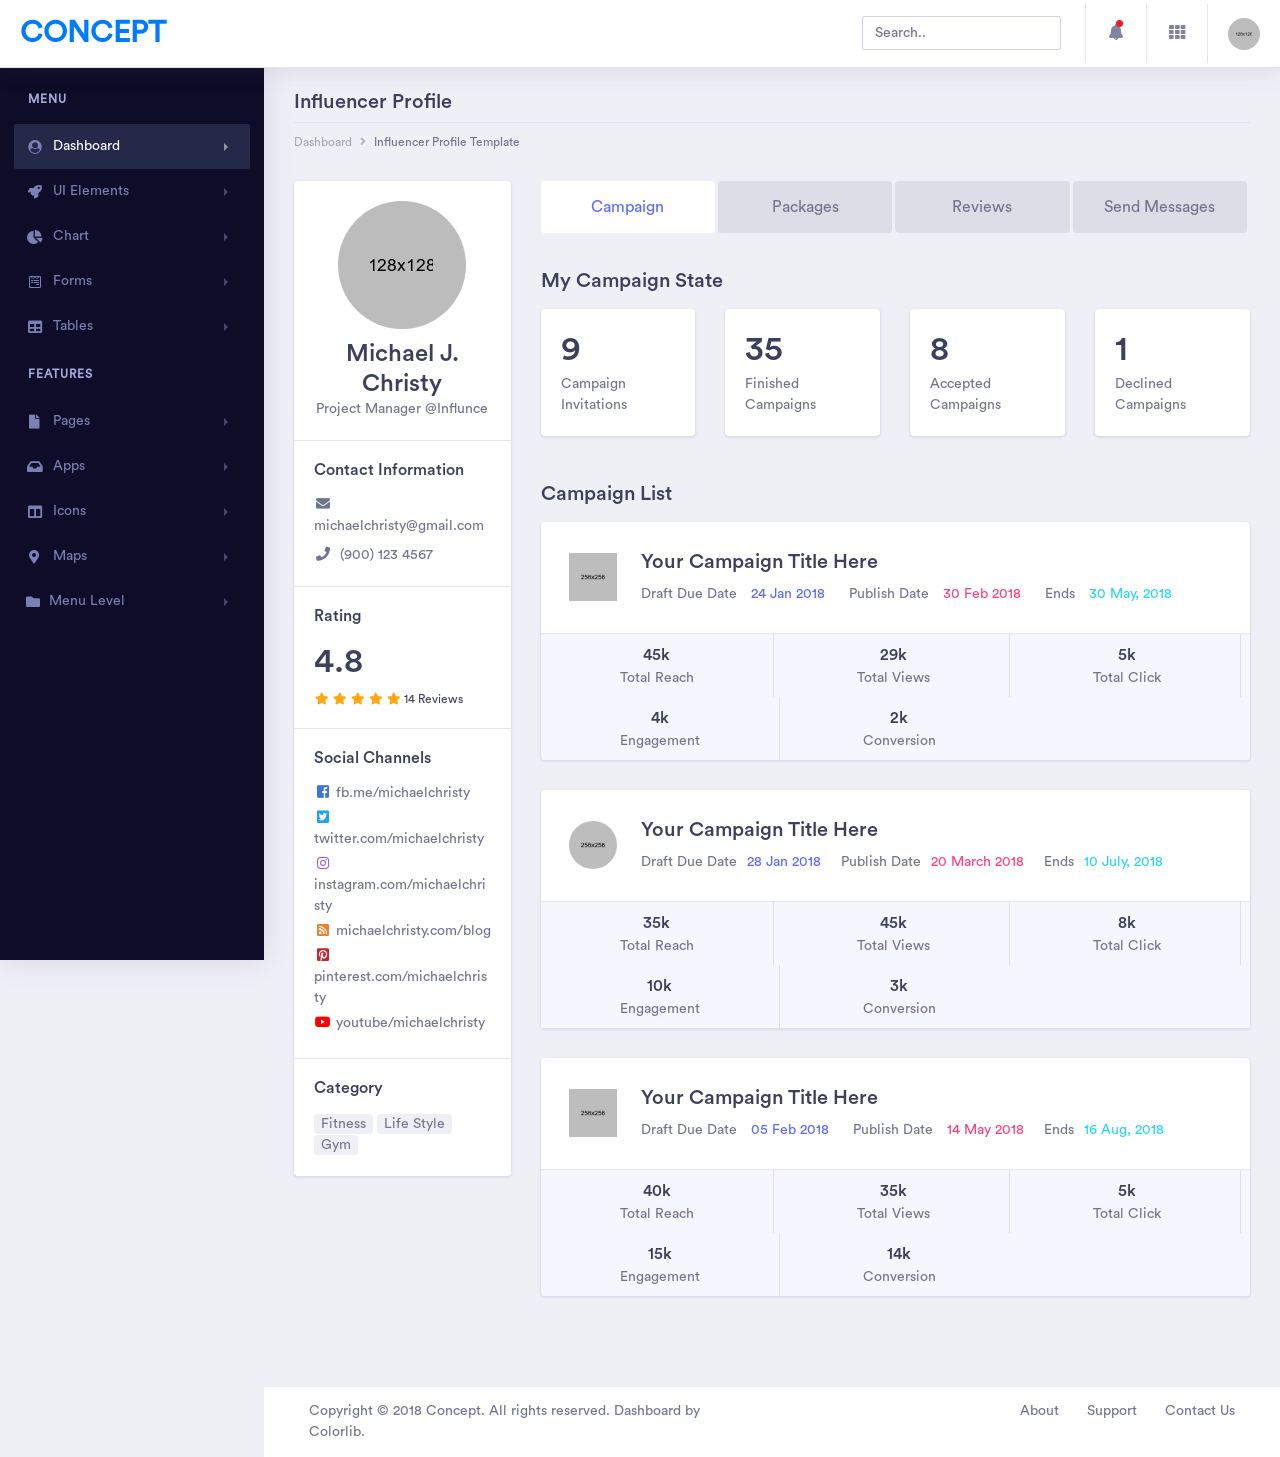
<file: shopdashboard/influencer-profile.html>
<!doctype html>
<html lang="en">

 
<head>
    <!-- Required meta tags -->
    <meta charset="utf-8">
    <meta name="viewport" content="width=device-width, initial-scale=1, shrink-to-fit=no">
    <!-- Bootstrap CSS -->
    <link rel="stylesheet" href="assets/vendor/bootstrap/css/bootstrap.min.css">
    <link href="assets/vendor/fonts/circular-std/style.css" rel="stylesheet">
    <link rel="stylesheet" href="assets/libs/css/style.css">
    <link rel="stylesheet" href="assets/vendor/fonts/fontawesome/css/fontawesome-all.css">
    <title>Concept - Bootstrap 4 Admin Dashboard Template</title>
</head>

<body>
    <!-- ============================================================== -->
    <!-- main wrapper -->
    <!-- ============================================================== -->
    <div class="dashboard-main-wrapper">
       <!-- ============================================================== -->
        <!-- navbar -->
        <!-- ============================================================== -->
        <div class="dashboard-header">
            <nav class="navbar navbar-expand-lg bg-white fixed-top">
                <a class="navbar-brand" href="index.html">Concept</a>
                <button class="navbar-toggler" type="button" data-toggle="collapse" data-target="#navbarSupportedContent" aria-controls="navbarSupportedContent" aria-expanded="false" aria-label="Toggle navigation">
                    <span class="navbar-toggler-icon"></span>
                </button>
                <div class="collapse navbar-collapse " id="navbarSupportedContent">
                    <ul class="navbar-nav ml-auto navbar-right-top">
                        <li class="nav-item">
                            <div id="custom-search" class="top-search-bar">
                                <input class="form-control" type="text" placeholder="Search..">
                            </div>
                        </li>
                        <li class="nav-item dropdown notification">
                            <a class="nav-link nav-icons" href="#" id="navbarDropdownMenuLink1" data-toggle="dropdown" aria-haspopup="true" aria-expanded="false"><i class="fas fa-fw fa-bell"></i> <span class="indicator"></span></a>
                            <ul class="dropdown-menu dropdown-menu-right notification-dropdown">
                                <li>
                                    <div class="notification-title"> Notification</div>
                                    <div class="notification-list">
                                        <div class="list-group">
                                            <a href="#" class="list-group-item list-group-item-action active">
                                                <div class="notification-info">
                                                    <div class="notification-list-user-img"><img src="assets/images/avatar-2.jpg" alt="" class="user-avatar-md rounded-circle"></div>
                                                    <div class="notification-list-user-block"><span class="notification-list-user-name">Jeremy Rakestraw</span>accepted your invitation to join the team.
                                                        <div class="notification-date">2 min ago</div>
                                                    </div>
                                                </div>
                                            </a>
                                            <a href="#" class="list-group-item list-group-item-action">
                                                <div class="notification-info">
                                                    <div class="notification-list-user-img"><img src="assets/images/avatar-3.jpg" alt="" class="user-avatar-md rounded-circle"></div>
                                                    <div class="notification-list-user-block"><span class="notification-list-user-name">John Abraham </span>is now following you
                                                        <div class="notification-date">2 days ago</div>
                                                    </div>
                                                </div>
                                            </a>
                                            <a href="#" class="list-group-item list-group-item-action">
                                                <div class="notification-info">
                                                    <div class="notification-list-user-img"><img src="assets/images/avatar-4.jpg" alt="" class="user-avatar-md rounded-circle"></div>
                                                    <div class="notification-list-user-block"><span class="notification-list-user-name">Monaan Pechi</span> is watching your main repository
                                                        <div class="notification-date">2 min ago</div>
                                                    </div>
                                                </div>
                                            </a>
                                            <a href="#" class="list-group-item list-group-item-action">
                                                <div class="notification-info">
                                                    <div class="notification-list-user-img"><img src="assets/images/avatar-5.jpg" alt="" class="user-avatar-md rounded-circle"></div>
                                                    <div class="notification-list-user-block"><span class="notification-list-user-name">Jessica Caruso</span>accepted your invitation to join the team.
                                                        <div class="notification-date">2 min ago</div>
                                                    </div>
                                                </div>
                                            </a>
                                        </div>
                                    </div>
                                </li>
                                <li>
                                    <div class="list-footer"> <a href="#">View all notifications</a></div>
                                </li>
                            </ul>
                        </li>
                        <li class="nav-item dropdown connection">
                            <a class="nav-link" href="#" id="navbarDropdown" role="button" data-toggle="dropdown" aria-haspopup="true" aria-expanded="false"> <i class="fas fa-fw fa-th"></i> </a>
                            <ul class="dropdown-menu dropdown-menu-right connection-dropdown">
                                <li class="connection-list">
                                    <div class="row">
                                        <div class="col-xl-4 col-lg-4 col-md-6 col-sm-12 col-12 ">
                                            <a href="#" class="connection-item"><img src="assets/images/github.png" alt="" > <span>Github</span></a>
                                        </div>
                                        <div class="col-xl-4 col-lg-4 col-md-6 col-sm-12 col-12 ">
                                            <a href="#" class="connection-item"><img src="assets/images/dribbble.png" alt="" > <span>Dribbble</span></a>
                                        </div>
                                        <div class="col-xl-4 col-lg-4 col-md-6 col-sm-12 col-12 ">
                                            <a href="#" class="connection-item"><img src="assets/images/dropbox.png" alt="" > <span>Dropbox</span></a>
                                        </div>
                                    </div>
                                    <div class="row">
                                        <div class="col-xl-4 col-lg-4 col-md-6 col-sm-12 col-12 ">
                                            <a href="#" class="connection-item"><img src="assets/images/bitbucket.png" alt=""> <span>Bitbucket</span></a>
                                        </div>
                                        <div class="col-xl-4 col-lg-4 col-md-6 col-sm-12 col-12 ">
                                            <a href="#" class="connection-item"><img src="assets/images/mail_chimp.png" alt="" ><span>Mail chimp</span></a>
                                        </div>
                                        <div class="col-xl-4 col-lg-4 col-md-6 col-sm-12 col-12 ">
                                            <a href="#" class="connection-item"><img src="assets/images/slack.png" alt="" > <span>Slack</span></a>
                                        </div>
                                    </div>
                                </li>
                                <li>
                                    <div class="conntection-footer"><a href="#">More</a></div>
                                </li>
                            </ul>
                        </li>
                        <li class="nav-item dropdown nav-user">
                            <a class="nav-link nav-user-img" href="#" id="navbarDropdownMenuLink2" data-toggle="dropdown" aria-haspopup="true" aria-expanded="false"><img src="assets/images/avatar-1.jpg" alt="" class="user-avatar-md rounded-circle"></a>
                            <div class="dropdown-menu dropdown-menu-right nav-user-dropdown" aria-labelledby="navbarDropdownMenuLink2">
                                <div class="nav-user-info">
                                    <h5 class="mb-0 text-white nav-user-name">John Abraham </h5>
                                    <span class="status"></span><span class="ml-2">Available</span>
                                </div>
                                <a class="dropdown-item" href="#"><i class="fas fa-user mr-2"></i>Account</a>
                                <a class="dropdown-item" href="#"><i class="fas fa-cog mr-2"></i>Setting</a>
                                <a class="dropdown-item" href="#"><i class="fas fa-power-off mr-2"></i>Logout</a>
                            </div>
                        </li>
                    </ul>
                </div>
            </nav>
        </div>
        <!-- ============================================================== -->
        <!-- end navbar -->
        <!-- ============================================================== -->
        <!-- ============================================================== -->
        <!-- left sidebar -->
        <!-- ============================================================== -->
        <div class="nav-left-sidebar sidebar-dark">
            <div class="menu-list">
                <nav class="navbar navbar-expand-lg navbar-light">
                    <a class="d-xl-none d-lg-none" href="#">Dashboard</a>
                    <button class="navbar-toggler" type="button" data-toggle="collapse" data-target="#navbarNav" aria-controls="navbarNav" aria-expanded="false" aria-label="Toggle navigation">
                        <span class="navbar-toggler-icon"></span>
                    </button>
                    <div class="collapse navbar-collapse" id="navbarNav">
                        <ul class="navbar-nav flex-column">
                            <li class="nav-divider">
                                Menu
                            </li>
                            <li class="nav-item ">
                                <a class="nav-link active" href="#" data-toggle="collapse" aria-expanded="false" data-target="#submenu-1" aria-controls="submenu-1"><i class="fa fa-fw fa-user-circle"></i>Dashboard <span class="badge badge-success">6</span></a>
                                <div id="submenu-1" class="collapse submenu" style="">
                                    <ul class="nav flex-column">
                                        <li class="nav-item">
                                            <a class="nav-link" href="#" data-toggle="collapse" aria-expanded="false" data-target="#submenu-1-2" aria-controls="submenu-1-2">E-Commerce</a>
                                            <div id="submenu-1-2" class="collapse submenu" style="">
                                                <ul class="nav flex-column">
                                                    <li class="nav-item">
                                                        <a class="nav-link" href="index.html">E Commerce Dashboard</a>
                                                    </li>
                                                    <li class="nav-item">
                                                        <a class="nav-link" href="ecommerce-product.html">Product List</a>
                                                    </li>
                                                    <li class="nav-item">
                                                        <a class="nav-link" href="ecommerce-product-single.html">Product Single</a>
                                                    </li>
                                                    <li class="nav-item">
                                                        <a class="nav-link" href="ecommerce-product-checkout.html">Product Checkout</a>
                                                    </li>
                                                </ul>
                                            </div>
                                        </li>
                                        <li class="nav-item">
                                            <a class="nav-link" href="dashboard-finance.html">Finance</a>
                                        </li>
                                        <li class="nav-item">
                                            <a class="nav-link" href="dashboard-sales.html">Sales</a>
                                        </li>
                                        <li class="nav-item">
                                            <a class="nav-link" href="#" data-toggle="collapse" aria-expanded="false" data-target="#submenu-1-1" aria-controls="submenu-1-1">Infulencer</a>
                                            <div id="submenu-1-1" class="collapse submenu" style="">
                                                <ul class="nav flex-column">
                                                    <li class="nav-item">
                                                        <a class="nav-link" href="dashboard-influencer.html">Influencer</a>
                                                    </li>
                                                    <li class="nav-item">
                                                        <a class="nav-link" href="influencer-finder.html">Influencer Finder</a>
                                                    </li>
                                                    <li class="nav-item">
                                                        <a class="nav-link" href="influencer-profile.html">Influencer Profile</a>
                                                    </li>
                                                </ul>
                                            </div>
                                        </li>
                                    </ul>
                                </div>
                            </li>
                            <li class="nav-item">
                                <a class="nav-link" href="#" data-toggle="collapse" aria-expanded="false" data-target="#submenu-2" aria-controls="submenu-2"><i class="fa fa-fw fa-rocket"></i>UI Elements</a>
                                <div id="submenu-2" class="collapse submenu" style="">
                                    <ul class="nav flex-column">
                                        <li class="nav-item">
                                            <a class="nav-link" href="pages/cards.html">Cards <span class="badge badge-secondary">New</span></a>
                                        </li>
                                        <li class="nav-item">
                                            <a class="nav-link" href="pages/general.html">General</a>
                                        </li>
                                        <li class="nav-item">
                                            <a class="nav-link" href="pages/carousel.html">Carousel</a>
                                        </li>
                                        <li class="nav-item">
                                            <a class="nav-link" href="pages/listgroup.html">List Group</a>
                                        </li>
                                        <li class="nav-item">
                                            <a class="nav-link" href="pages/typography.html">Typography</a>
                                        </li>
                                        <li class="nav-item">
                                            <a class="nav-link" href="pages/accordions.html">Accordions</a>
                                        </li>
                                        <li class="nav-item">
                                            <a class="nav-link" href="pages/tabs.html">Tabs</a>
                                        </li>
                                    </ul>
                                </div>
                            </li>
                            <li class="nav-item">
                                <a class="nav-link" href="#" data-toggle="collapse" aria-expanded="false" data-target="#submenu-3" aria-controls="submenu-3"><i class="fas fa-fw fa-chart-pie"></i>Chart</a>
                                <div id="submenu-3" class="collapse submenu" style="">
                                    <ul class="nav flex-column">
                                        <li class="nav-item">
                                            <a class="nav-link" href="pages/chart-c3.html">C3 Charts</a>
                                        </li>
                                        <li class="nav-item">
                                            <a class="nav-link" href="pages/chart-chartist.html">Chartist Charts</a>
                                        </li>
                                        <li class="nav-item">
                                            <a class="nav-link" href="pages/chart-charts.html">Chart</a>
                                        </li>
                                        <li class="nav-item">
                                            <a class="nav-link" href="pages/chart-morris.html">Morris</a>
                                        </li>
                                        <li class="nav-item">
                                            <a class="nav-link" href="pages/chart-sparkline.html">Sparkline</a>
                                        </li>
                                        <li class="nav-item">
                                            <a class="nav-link" href="pages/chart-gauge.html">Guage</a>
                                        </li>
                                    </ul>
                                </div>
                            </li>
                            <li class="nav-item ">
                                <a class="nav-link" href="#" data-toggle="collapse" aria-expanded="false" data-target="#submenu-4" aria-controls="submenu-4"><i class="fab fa-fw fa-wpforms"></i>Forms</a>
                                <div id="submenu-4" class="collapse submenu" style="">
                                    <ul class="nav flex-column">
                                        <li class="nav-item">
                                            <a class="nav-link" href="pages/form-elements.html">Form Elements</a>
                                        </li>
                                        <li class="nav-item">
                                            <a class="nav-link" href="pages/form-validation.html">Parsely Validations</a>
                                        </li>
                                        <li class="nav-item">
                                            <a class="nav-link" href="pages/multiselect.html">Multiselect</a>
                                        </li>
                                        <li class="nav-item">
                                            <a class="nav-link" href="pages/datepicker.html">Date Picker</a>
                                        </li>
                                         <li class="nav-item">
                                            <a class="nav-link" href="pages/bootstrap-select.html">Bootstrap Select</a>
                                        </li>
                                    </ul>
                                </div>
                            </li>
                            <li class="nav-item">
                                <a class="nav-link" href="#" data-toggle="collapse" aria-expanded="false" data-target="#submenu-5" aria-controls="submenu-5"><i class="fas fa-fw fa-table"></i>Tables</a>
                                <div id="submenu-5" class="collapse submenu" style="">
                                    <ul class="nav flex-column">
                                        <li class="nav-item">
                                            <a class="nav-link" href="pages/general-table.html">General Tables</a>
                                        </li>
                                        <li class="nav-item">
                                            <a class="nav-link" href="pages/data-tables.html">Data Tables</a>
                                        </li>
                                    </ul>
                                </div>
                            </li>
                            <li class="nav-divider">
                                Features
                            </li>
                            <li class="nav-item">
                                <a class="nav-link" href="#" data-toggle="collapse" aria-expanded="false" data-target="#submenu-6" aria-controls="submenu-6"><i class="fas fa-fw fa-file"></i> Pages </a>
                                <div id="submenu-6" class="collapse submenu" style="">
                                    <ul class="nav flex-column">
                                        <li class="nav-item">
                                            <a class="nav-link" href="pages/blank-page.html">Blank Page</a>
                                        </li>
                                        <li class="nav-item">
                                            <a class="nav-link" href="pages/blank-page-header.html">Blank Page Header</a>
                                        </li>
                                        <li class="nav-item">
                                            <a class="nav-link" href="pages/login.html">Login</a>
                                        </li>
                                        <li class="nav-item">
                                            <a class="nav-link" href="pages/404-page.html">404 page</a>
                                        </li>
                                        <li class="nav-item">
                                            <a class="nav-link" href="pages/sign-up.html">Sign up Page</a>
                                        </li>
                                        <li class="nav-item">
                                            <a class="nav-link" href="pages/forgot-password.html">Forgot Password</a>
                                        </li>
                                        <li class="nav-item">
                                            <a class="nav-link" href="pages/pricing.html">Pricing Tables</a>
                                        </li>
                                        <li class="nav-item">
                                            <a class="nav-link" href="pages/timeline.html">Timeline</a>
                                        </li>
                                        <li class="nav-item">
                                            <a class="nav-link" href="pages/calendar.html">Calendar</a>
                                        </li>
                                        <li class="nav-item">
                                            <a class="nav-link" href="pages/sortable-nestable-lists.html">Sortable/Nestable List</a>
                                        </li>
                                        <li class="nav-item">
                                            <a class="nav-link" href="pages/widgets.html">Widgets</a>
                                        </li>
                                        <li class="nav-item">
                                            <a class="nav-link" href="pages/media-object.html">Media Objects</a>
                                        </li>
                                        <li class="nav-item">
                                            <a class="nav-link" href="pages/cropper-image.html">Cropper</a>
                                        </li>
                                        <li class="nav-item">
                                            <a class="nav-link" href="pages/color-picker.html">Color Picker</a>
                                        </li>
                                        
                                    </ul>
                                </div>
                            </li>
                            <li class="nav-item">
                                <a class="nav-link" href="#" data-toggle="collapse" aria-expanded="false" data-target="#submenu-7" aria-controls="submenu-7"><i class="fas fa-fw fa-inbox"></i>Apps <span class="badge badge-secondary">New</span></a>
                                <div id="submenu-7" class="collapse submenu" style="">
                                    <ul class="nav flex-column">
                                        <li class="nav-item">
                                            <a class="nav-link" href="pages/inbox.html">Inbox</a>
                                        </li>
                                        <li class="nav-item">
                                            <a class="nav-link" href="pages/email-details.html">Email Detail</a>
                                        </li>
                                        <li class="nav-item">
                                            <a class="nav-link" href="pages/email-compose.html">Email Compose</a>
                                        </li>
                                        <li class="nav-item">
                                            <a class="nav-link" href="pages/message-chat.html">Message Chat</a>
                                        </li>
                                    </ul>
                                </div>
                            </li>
                            <li class="nav-item">
                                <a class="nav-link" href="#" data-toggle="collapse" aria-expanded="false" data-target="#submenu-8" aria-controls="submenu-8"><i class="fas fa-fw fa-columns"></i>Icons</a>
                                <div id="submenu-8" class="collapse submenu" style="">
                                    <ul class="nav flex-column">
                                        <li class="nav-item">
                                            <a class="nav-link" href="pages/icon-fontawesome.html">FontAwesome Icons</a>
                                        </li>
                                        <li class="nav-item">
                                            <a class="nav-link" href="pages/icon-material.html">Material Icons</a>
                                        </li>
                                        <li class="nav-item">
                                            <a class="nav-link" href="pages/icon-simple-lineicon.html">Simpleline Icon</a>
                                        </li>
                                        <li class="nav-item">
                                            <a class="nav-link" href="pages/icon-themify.html">Themify Icon</a>
                                        </li>
                                        <li class="nav-item">
                                            <a class="nav-link" href="pages/icon-flag.html">Flag Icons</a>
                                        </li>
                                        <li class="nav-item">
                                            <a class="nav-link" href="pages/icon-weather.html">Weather Icon</a>
                                        </li>
                                    </ul>
                                </div>
                            </li>
                            <li class="nav-item">
                                <a class="nav-link" href="#" data-toggle="collapse" aria-expanded="false" data-target="#submenu-9" aria-controls="submenu-9"><i class="fas fa-fw fa-map-marker-alt"></i>Maps</a>
                                <div id="submenu-9" class="collapse submenu" style="">
                                    <ul class="nav flex-column">
                                        <li class="nav-item">
                                            <a class="nav-link" href="pages/map-google.html">Google Maps</a>
                                        </li>
                                        <li class="nav-item">
                                            <a class="nav-link" href="pages/map-vector.html">Vector Maps</a>
                                        </li>
                                    </ul>
                                </div>
                            </li>
                            <li class="nav-item">
                                <a class="nav-link" href="#" data-toggle="collapse" aria-expanded="false" data-target="#submenu-10" aria-controls="submenu-10"><i class="fas fa-f fa-folder"></i>Menu Level</a>
                                <div id="submenu-10" class="collapse submenu" style="">
                                    <ul class="nav flex-column">
                                        <li class="nav-item">
                                            <a class="nav-link" href="#">Level 1</a>
                                        </li>
                                        <li class="nav-item">
                                            <a class="nav-link" href="#" data-toggle="collapse" aria-expanded="false" data-target="#submenu-11" aria-controls="submenu-11">Level 2</a>
                                            <div id="submenu-11" class="collapse submenu" style="">
                                                <ul class="nav flex-column">
                                                    <li class="nav-item">
                                                        <a class="nav-link" href="#">Level 1</a>
                                                    </li>
                                                    <li class="nav-item">
                                                        <a class="nav-link" href="#">Level 2</a>
                                                    </li>
                                                </ul>
                                            </div>
                                        </li>
                                        <li class="nav-item">
                                            <a class="nav-link" href="#">Level 3</a>
                                        </li>
                                    </ul>
                                </div>
                            </li>
                        </ul>
                    </div>
                </nav>
            </div>
        </div>
        <!-- ============================================================== -->
        <!-- end left sidebar -->
        <!-- ============================================================== -->
        <!-- ============================================================== -->
        <!-- wrapper  -->
        <!-- ============================================================== -->
        <div class="dashboard-wrapper">
            <div class="influence-profile">
                <div class="container-fluid dashboard-content ">
                    <!-- ============================================================== -->
                    <!-- pageheader -->
                    <!-- ============================================================== -->
                    <div class="row">
                        <div class="col-xl-12 col-lg-12 col-md-12 col-sm-12 col-12">
                            <div class="page-header">
                                <h3 class="mb-2">Influencer Profile </h3>
                                <p class="pageheader-text">Proin placerat ante duiullam scelerisque a velit ac porta, fusce sit amet vestibulum mi. Morbi lobortis pulvinar quam.</p>
                                <div class="page-breadcrumb">
                                    <nav aria-label="breadcrumb">
                                        <ol class="breadcrumb">
                                            <li class="breadcrumb-item"><a href="#" class="breadcrumb-link">Dashboard</a></li>
                                            <li class="breadcrumb-item active" aria-current="page">Influencer Profile Template</li>
                                        </ol>
                                    </nav>
                                </div>
                            </div>
                        </div>
                    </div>
                    <!-- ============================================================== -->
                    <!-- end pageheader -->
                    <!-- ============================================================== -->
                    <!-- ============================================================== -->
                    <!-- content -->
                    <!-- ============================================================== -->
                    <div class="row">
                        <!-- ============================================================== -->
                        <!-- profile -->
                        <!-- ============================================================== -->
                        <div class="col-xl-3 col-lg-3 col-md-5 col-sm-12 col-12">
                            <!-- ============================================================== -->
                            <!-- card profile -->
                            <!-- ============================================================== -->
                            <div class="card">
                                <div class="card-body">
                                    <div class="user-avatar text-center d-block">
                                        <img src="assets/images/avatar-1.jpg" alt="User Avatar" class="rounded-circle user-avatar-xxl">
                                    </div>
                                    <div class="text-center">
                                        <h2 class="font-24 mb-0">Michael J. Christy</h2>
                                        <p>Project Manager @Influnce</p>
                                    </div>
                                </div>
                                <div class="card-body border-top">
                                    <h3 class="font-16">Contact Information</h3>
                                    <div class="">
                                        <ul class="list-unstyled mb-0">
                                        <li class="mb-2"><i class="fas fa-fw fa-envelope mr-2"></i>michaelchristy@gmail.com</li>
                                        <li class="mb-0"><i class="fas fa-fw fa-phone mr-2"></i>(900) 123 4567</li>
                                    </ul>
                                    </div>
                                </div>
                                <div class="card-body border-top">
                                    <h3 class="font-16">Rating</h3>
                                    <h1 class="mb-0">4.8</h1>
                                    <div class="rating-star">
                                        <i class="fa fa-fw fa-star"></i>
                                        <i class="fa fa-fw fa-star"></i>
                                        <i class="fa fa-fw fa-star"></i>
                                        <i class="fa fa-fw fa-star"></i>
                                        <i class="fa fa-fw fa-star"></i>
                                        <p class="d-inline-block text-dark">14 Reviews </p>
                                    </div>
                                </div>
                                <div class="card-body border-top">
                                    <h3 class="font-16">Social Channels</h3>
                                    <div class="">
                                        <ul class="mb-0 list-unstyled">
                                        <li class="mb-1"><a href="#"><i class="fab fa-fw fa-facebook-square mr-1 facebook-color"></i>fb.me/michaelchristy</a></li>
                                        <li class="mb-1"><a href="#"><i class="fab fa-fw fa-twitter-square mr-1 twitter-color"></i>twitter.com/michaelchristy</a></li>
                                        <li class="mb-1"><a href="#"><i class="fab fa-fw fa-instagram mr-1 instagram-color"></i>instagram.com/michaelchristy</a></li>
                                        <li class="mb-1"><a href="#"><i class="fas fa-fw fa-rss-square mr-1 rss-color"></i>michaelchristy.com/blog</a></li>
                                        <li class="mb-1"><a href="#"><i class="fab fa-fw fa-pinterest-square mr-1 pinterest-color"></i>pinterest.com/michaelchristy</a></li>
                                        <li class="mb-1"><a href="#"><i class="fab fa-fw fa-youtube mr-1 youtube-color"></i>youtube/michaelchristy</a></li>
                                    </ul>
                                    </div>
                                </div>
                                <div class="card-body border-top">
                                    <h3 class="font-16">Category</h3>
                                    <div>
                                        <a href="#" class="badge badge-light mr-1">Fitness</a><a href="#" class="badge badge-light mr-1">Life Style</a><a href="#" class="badge badge-light mr-1">Gym</a>
                                    </div>
                                </div>
                            </div>
                            <!-- ============================================================== -->
                            <!-- end card profile -->
                            <!-- ============================================================== -->
                        </div>
                        <!-- ============================================================== -->
                        <!-- end profile -->
                        <!-- ============================================================== -->
                        <!-- ============================================================== -->
                        <!-- campaign data -->
                        <!-- ============================================================== -->
                        <div class="col-xl-9 col-lg-9 col-md-7 col-sm-12 col-12">
                            <!-- ============================================================== -->
                            <!-- campaign tab one -->
                            <!-- ============================================================== -->
                            <div class="influence-profile-content pills-regular">
                                <ul class="nav nav-pills mb-3 nav-justified" id="pills-tab" role="tablist">
                                    <li class="nav-item">
                                        <a class="nav-link active" id="pills-campaign-tab" data-toggle="pill" href="#pills-campaign" role="tab" aria-controls="pills-campaign" aria-selected="true">Campaign</a>
                                    </li>
                                    <li class="nav-item">
                                        <a class="nav-link" id="pills-packages-tab" data-toggle="pill" href="#pills-packages" role="tab" aria-controls="pills-packages" aria-selected="false">Packages</a>
                                    </li>
                                    <li class="nav-item">
                                        <a class="nav-link" id="pills-review-tab" data-toggle="pill" href="#pills-review" role="tab" aria-controls="pills-review" aria-selected="false">Reviews</a>
                                    </li>
                                    <li class="nav-item">
                                        <a class="nav-link" id="pills-msg-tab" data-toggle="pill" href="#pills-msg" role="tab" aria-controls="pills-msg" aria-selected="false">Send Messages</a>
                                    </li>
                                </ul>
                                <div class="tab-content" id="pills-tabContent">
                                    <div class="tab-pane fade show active" id="pills-campaign" role="tabpanel" aria-labelledby="pills-campaign-tab">
                                        <div class="row">
                                            <div class="col-xl-12 col-lg-12 col-md-12 col-sm-12 col-12">
                                                <div class="section-block">
                                                    <h3 class="section-title">My Campaign State</h3>
                                                </div>
                                            </div>
                                            <div class="col-xl-3 col-lg-3 col-md-6 col-sm-12 col-12">
                                                <div class="card">
                                                    <div class="card-body">
                                                        <h1 class="mb-1">9</h1>
                                                        <p>Campaign Invitations</p>
                                                    </div>
                                                </div>
                                            </div>
                                            <div class="col-xl-3 col-lg-3 col-md-6 col-sm-12 col-12">
                                                <div class="card">
                                                    <div class="card-body">
                                                        <h1 class="mb-1">35</h1>
                                                        <p>Finished Campaigns</p>
                                                    </div>
                                                </div>
                                            </div>
                                            <div class="col-xl-3 col-lg-3 col-md-6 col-sm-12 col-12">
                                                <div class="card">
                                                    <div class="card-body">
                                                        <h1 class="mb-1">8</h1>
                                                        <p>Accepted Campaigns</p>
                                                    </div>
                                                </div>
                                            </div>
                                            <div class="col-xl-3 col-lg-3 col-md-6 col-sm-12 col-12">
                                                <div class="card">
                                                    <div class="card-body">
                                                        <h1 class="mb-1">1</h1>
                                                        <p>Declined Campaigns</p>
                                                    </div>
                                                </div>
                                            </div>
                                        </div>
                                        <div class="section-block">
                                            <h3 class="section-title">Campaign List</h3>
                                        </div>
                                        <div class="card">
                                            <div class="card-body">
                                                <div class="row">
                                                    <div class="col-xl-12 col-lg-12 col-md-12 col-sm-12 col-12">
                                                        <div class="media influencer-profile-data d-flex align-items-center p-2">
                                                            <div class="mr-4">
                                                                <img src="assets/images/slack.png" alt="User Avatar" class="user-avatar-lg">
                                                            </div>
                                                            <div class="media-body ">
                                                                <div class="influencer-profile-data">
                                                                    <h3 class="m-b-10">Your Campaign Title Here</h3>
                                                                    <p>
                                                                        <span class="m-r-20 d-inline-block">Draft Due Date
                                                                            <span class="m-l-10 text-primary">24 Jan 2018</span>
                                                                        </span>
                                                                        <span class="m-r-20 d-inline-block"> Publish Date
                                                                            <span class="m-l-10 text-secondary">30 Feb 2018</span>
                                                                        </span>
                                                                            <span class="m-r-20 d-inline-block">Ends <span class="m-l-10  text-info">30 May, 2018</span>
                                                                        </span>
                                                                    </p>
                                                                </div>
                                                            </div>
                                                        </div>
                                                    </div>
                                                </div>
                                            </div>
                                            <div class="border-top card-footer p-0">
                                                <div class="campaign-metrics d-xl-inline-block">
                                                    <h4 class="mb-0">45k</h4>
                                                    <p>Total Reach</p>
                                                </div>
                                                <div class="campaign-metrics d-xl-inline-block">
                                                    <h4 class="mb-0">29k</h4>
                                                    <p>Total Views</p>
                                                </div>
                                                <div class="campaign-metrics d-xl-inline-block">
                                                    <h4 class="mb-0">5k</h4>
                                                    <p>Total Click</p>
                                                </div>
                                                <div class="campaign-metrics d-xl-inline-block">
                                                    <h4 class="mb-0">4k</h4>
                                                    <p>Engagement</p>
                                                </div>
                                                <div class="campaign-metrics d-xl-inline-block">
                                                    <h4 class="mb-0">2k</h4>
                                                    <p>Conversion</p>
                                                </div>
                                            </div>
                                        </div>
                                        <div class="card">
                                            <div class="card-body">
                                                <div class="row">
                                                    <div class="col-xl-12 col-lg-12 col-md-12 col-sm-12 col-12">
                                                        <div class="media influencer-profile-data d-flex align-items-center p-2">
                                                            <div class="mr-4">
                                                                <img src="assets/images/dribbble.png" alt="User Avatar" class="rounded-circle user-avatar-lg">
                                                            </div>
                                                            <div class="media-body">
                                                                 <h3 class="m-b-10">Your Campaign Title Here</h3>
                                                                <p><span class="m-r-20 d-inline-block">Draft Due Date<span class="m-l-10 d-inline-block text-primary">28 Jan 2018</span></span><span class="m-r-20 d-inline-block"> Publish Date<span class="m-l-10 text-secondary">20 March 2018</span></span><span class="m-r-20">Ends<span class="m-l-10 text-info">10 July, 2018</span></span>
                                                                </p>
                                                            </div>
                                                        </div>
                                                    </div>
                                                </div>
                                            </div>
                                            <div class="border-top card-footer p-0">
                                                <div class="campaign-metrics d-xl-inline-block">
                                                    <h4 class="mb-0 ">35k</h4>
                                                    <p>Total Reach</p>
                                                </div>
                                                <div class="campaign-metrics d-xl-inline-block">
                                                    <h4 class="mb-0 ">45k</h4>
                                                    <p>Total Views</p>
                                                </div>
                                                <div class="campaign-metrics d-xl-inline-block">
                                                    <h4 class="mb-0">8k</h4>
                                                    <p>Total Click</p>
                                                </div>
                                                <div class="campaign-metrics d-xl-inline-block">
                                                    <h4 class="mb-0 ">10k</h4>
                                                    <p>Engagement</p>
                                                </div>
                                                <div class="campaign-metrics d-xl-inline-block">
                                                    <h4 class="mb-0">3k</h4>
                                                    <p>Conversion</p>
                                                </div>
                                            </div>
                                        </div>
                                        <div class="card">
                                            <div class="card-body">
                                                <div class="row">
                                                    <div class="col-xl-12 col-lg-12 col-md-12 col-sm-12 col-12">
                                                        <div class="media influencer-profile-data d-flex align-items-center p-2">
                                                            <div class="mr-4">
                                                                <img src="assets/images/dropbox.png" alt="User Avatar" class="user-avatar-lg">
                                                            </div>
                                                            <div class="media-body">
                                                                  <h3 class="m-b-10">Your Campaign Title Here</h3>
                                                                <p><span class="m-r-20 d-inline-block">Draft Due Date
                                                                    <span class="m-l-10 text-primary">05 Feb 2018</span></span>
                                                                    <span class="m-r-20 d-inline-block"> Publish Date
                                                                        <span class="m-l-10 text-secondary">14 May 2018</span></span><span class="m-r-20 d-inline-block">Ends<span class="m-l-10 text-info">16 Aug, 2018</span></span>
                                                                </p>
                                                            </div>
                                                        </div>
                                                    </div>
                                                </div>
                                            </div>
                                            <div class="border-top card-footer p-0">
                                                <div class="campaign-metrics d-xl-inline-block">
                                                    <h4 class="mb-0">40k</h4>
                                                    <p>Total Reach</p>
                                                </div>
                                                <div class="campaign-metrics d-xl-inline-block">
                                                    <h4 class="mb-0 ">35k</h4>
                                                    <p>Total Views</p>
                                                </div>
                                                <div class="campaign-metrics d-xl-inline-block">
                                                    <h4 class="mb-0">5k</h4>
                                                    <p>Total Click</p>
                                                </div>
                                                <div class="campaign-metrics d-xl-inline-block">
                                                    <h4 class="mb-0">15k</h4>
                                                    <p>Engagement</p>
                                                </div>
                                                <div class="campaign-metrics d-xl-inline-block">
                                                    <h4 class="mb-0">14k</h4>
                                                    <p>Conversion</p>
                                                </div>
                                            </div>
                                        </div>
                                    </div>
                                    <div class="tab-pane fade" id="pills-packages" role="tabpanel" aria-labelledby="pills-packages-tab">
                                        <div class="row">
                                            <div class="col-xl-12 col-lg-12 col-md-12 col-sm-12 col-12">
                                                <div class="section-block">
                                                    <h2 class="section-title">My Packages</h2>
                                                </div>
                                            </div>
                                            <div class="col-xl-4 col-lg-4 col-md-6 col-sm-12 col-12">
                                                <div class="card">
                                                    <div class="card-header bg-primary text-center p-3 ">
                                                        <h4 class="mb-0 text-white"> Basic</h4>
                                                    </div>
                                                    <div class="card-body text-center">
                                                        <h1 class="mb-1">$150</h1>
                                                        <p>Per Month Plateform</p>
                                                    </div>
                                                    <div class="card-body border-top">
                                                        <ul class="list-unstyled bullet-check font-14">
                                                            <li>Facebook, Instagram, Pinterest,Snapchat.</li>
                                                            <li>Guaranteed follower growth for increas brand awareness.</li>
                                                            <li>Daily updates on choose platforms</li>
                                                            <li>Stronger customer service through daily interaction</li>
                                                            <li>Monthly progress report</li>
                                                            <li>1 Million Followers</li>
                                                        </ul>
                                                        <a href="#" class="btn btn-outline-secondary btn-block btn-lg">Get Started</a>
                                                    </div>
                                                </div>
                                            </div>
                                            <div class="col-xl-4 col-lg-4 col-md-6 col-sm-12 col-12">
                                                <div class="card">
                                                    <div class="card-header bg-info text-center p-3">
                                                        <h4 class="mb-0 text-white"> Standard</h4>
                                                    </div>
                                                    <div class="card-body text-center">
                                                        <h1 class="mb-1">$350</h1>
                                                        <p>Per Month Plateform</p>
                                                    </div>
                                                    <div class="card-body border-top">
                                                        <ul class="list-unstyled bullet-check font-14">
                                                            <li>Facebook, Instagram, Pinterest,Snapchat.</li>
                                                            <li>Guaranteed follower growth for increas brand awareness.</li>
                                                            <li>Daily updates on choose platforms</li>
                                                            <li>Stronger customer service through daily interaction</li>
                                                            <li>Monthly progress report</li>
                                                            <li>2 Blog Post & 3 Social Post</li>
                                                            <li>5 Millions Followers</li>
                                                            <li>Growth Result</li>
                                                        </ul>
                                                        <a href="#" class="btn btn-secondary btn-block btn-lg">Get Started</a>
                                                    </div>
                                                </div>
                                            </div>
                                            <div class="col-xl-4 col-lg-4 col-md-6 col-sm-12 col-12">
                                                <div class="card">
                                                    <div class="card-header bg-primary text-center p-3">
                                                        <h4 class="mb-0 text-white">Premium</h4>
                                                    </div>
                                                    <div class="card-body text-center">
                                                        <h1 class="mb-1">$550</h1>
                                                        <p>Per Month Plateform</p>
                                                    </div>
                                                    <div class="card-body border-top">
                                                        <ul class="list-unstyled bullet-check font-14">
                                                            <li>Facebook, Instagram, Pinterest,Snapchat.</li>
                                                            <li>Guaranteed follower growth for increas brand awareness.</li>
                                                            <li>Daily updates on choose platforms</li>
                                                            <li>Stronger customer service through daily interaction</li>
                                                            <li>Monthly progress report & Growth Result</li>
                                                            <li>4 Blog Post & 6 Social Post</li>
                                                        </ul>
                                                        <a href="#" class="btn btn-secondary btn-block btn-lg">Contact us</a>
                                                    </div>
                                                </div>
                                            </div>
                                        </div>
                                    </div>
                                    <div class="tab-pane fade" id="pills-review" role="tabpanel" aria-labelledby="pills-review-tab">
                                        <div class="card">
                                            <h5 class="card-header">Campaign Reviews</h5>
                                            <div class="card-body">
                                                <div class="review-block">
                                                    <p class="review-text font-italic m-0">“Quisque lobortis vestibulum elit, vel fermentum elit pretium et. Nullam id ultrices odio. Cras id nulla mollis, molestie diam eu, facilisis tortor. Mauris ultrices lectus laoreet commodo hendrerit. Nullam varius arcu sed aliquam imperdiet. Etiam ut luctus augue.”</p>
                                                    <div class="rating-star mb-4">
                                                        <i class="fa fa-fw fa-star"></i>
                                                        <i class="fa fa-fw fa-star"></i>
                                                        <i class="fa fa-fw fa-star"></i>
                                                        <i class="fa fa-fw fa-star"></i>
                                                        <i class="fa fa-fw fa-star"></i>
                                                    </div>
                                                    <span class="text-dark font-weight-bold">Tabitha C. Campbell</span><small class="text-mute"> (Company name)</small>
                                                </div>
                                            </div>
                                            <div class="card-body border-top">
                                                <div class="review-block">
                                                    <p class="review-text font-italic m-0">“Maecenas rutrum viverra augue. Nulla in eros vitae ante ullamcorper congue. Praesent tristique massa ac arcu dapibus tincidunt. Mauris arcu mi, lacinia et ipsum vel, sollicitudin laoreet risus.”</p>
                                                    <div class="rating-star mb-4">
                                                        <i class="fa fa-fw fa-star"></i>
                                                        <i class="fa fa-fw fa-star"></i>
                                                        <i class="fa fa-fw fa-star"></i>
                                                        <i class="fa fa-fw fa-star"></i>
                                                        <i class="fa fa-fw fa-star"></i>
                                                    </div>
                                                    <span class="text-dark font-weight-bold">Luise M. Michet</span><small class="text-mute"> (Company name)</small>
                                                </div>
                                            </div>
                                            <div class="card-body border-top">
                                                <div class="review-block">
                                                    <p class="review-text font-italic m-0">“ Cras non rutrum neque. Sed lacinia ex elit, vel viverra nisl faucibus eu. Aenean faucibus neque vestibulum condimentum maximus. In id porttitor nisi. Quisque sit amet commodo arcu, cursus pharetra elit. Nam tincidunt lobortis augueat euismod ante sodales non. ”</p>
                                                    <div class="rating-star mb-4">
                                                        <i class="fa fa-fw fa-star"></i>
                                                        <i class="fa fa-fw fa-star"></i>
                                                        <i class="fa fa-fw fa-star"></i>
                                                        <i class="fa fa-fw fa-star"></i>
                                                        <i class="fa fa-fw fa-star"></i>
                                                    </div>
                                                    <span class="text-dark font-weight-bold">Gloria S. Castillo</span><small class="text-mute"> (Company name)</small>
                                                </div>
                                            </div>
                                            <div class="card-body border-top">
                                                <div class="review-block">
                                                    <p class="review-text font-italic m-0">“Vestibulum cursus felis vel arcu convallis, viverra commodo felis bibendum. Orci varius natoque penatibus et magnis dis parturient montes, nascetur ridiculus mus. Proin non auctor est, sed lacinia velit. Orci varius natoque penatibus et magnis dis parturient montes nascetur ridiculus mus.”</p>
                                                    <div class="rating-star mb-4">
                                                        <i class="fa fa-fw fa-star"></i>
                                                        <i class="fa fa-fw fa-star"></i>
                                                        <i class="fa fa-fw fa-star"></i>
                                                        <i class="fa fa-fw fa-star"></i>
                                                        <i class="fa fa-fw fa-star"></i>
                                                    </div>
                                                    <span class="text-dark font-weight-bold">Virgina G. Lightfoot</span><small class="text-mute"> (Company name)</small>
                                                </div>
                                            </div>
                                            <div class="card-body border-top">
                                                <div class="review-block">
                                                    <p class="review-text font-italic m-0">“Integer pretium laoreet mi ultrices tincidunt. Suspendisse eget risus nec sapien malesuada ullamcorper eu ac sapien. Maecenas nulla orci, varius ac tincidunt non, ornare a sem. Aliquam sed massa volutpat, aliquet nibh sit amet, tincidunt ex. Donec interdum pharetra dignissim.”</p>
                                                    <div class="rating-star mb-4">
                                                        <i class="fa fa-fw fa-star"></i>
                                                        <i class="fa fa-fw fa-star"></i>
                                                        <i class="fa fa-fw fa-star"></i>
                                                        <i class="fa fa-fw fa-star"></i>
                                                        <i class="fa fa-fw fa-star"></i>
                                                    </div>
                                                    <span class="text-dark font-weight-bold">Ruby B. Matheny</span><small class="text-mute"> (Company name)</small>
                                                </div>
                                            </div>
                                        </div>
                                        <nav aria-label="Page navigation example">
                                            <ul class="pagination">
                                                <li class="page-item"><a class="page-link" href="#">Previous</a></li>
                                                <li class="page-item"><a class="page-link" href="#">1</a></li>
                                                <li class="page-item active"><a class="page-link " href="#">2</a></li>
                                                <li class="page-item"><a class="page-link" href="#">3</a></li>
                                                <li class="page-item"><a class="page-link" href="#">Next</a></li>
                                            </ul>
                                        </nav>
                                    </div>
                                    <div class="tab-pane fade" id="pills-msg" role="tabpanel" aria-labelledby="pills-msg-tab">
                                        <div class="card">
                                            <h5 class="card-header">Send Messages</h5>
                                            <div class="card-body">
                                                <form>
                                                    <div class="row">
                                                        <div class="offset-xl-3 col-xl-6 offset-lg-3 col-lg-3 col-md-12 col-sm-12 col-12 p-4">
                                                            <div class="form-group">
                                                                <label for="name">Your Name</label>
                                                                <input type="text" class="form-control form-control-lg" id="name" placeholder="">
                                                            </div>
                                                            <div class="form-group">
                                                                <label for="email">Your Email</label>
                                                                <input type="email" class="form-control form-control-lg" id="email" placeholder="">
                                                            </div>
                                                            <div class="form-group">
                                                                <label for="subject">Subject</label>
                                                                <input type="text" class="form-control form-control-lg" id="subject" placeholder="">
                                                            </div>
                                                            <div class="form-group">
                                                                <label for="messages">Messgaes</label>
                                                                <textarea class="form-control" id="messages" rows="3"></textarea>
                                                            </div>
                                                            <button type="submit" class="btn btn-primary float-right">Send Message</button>
                                                        </div>
                                                    </div>
                                                </form>
                                            </div>
                                        </div>
                                    </div>
                                </div>
                            </div>
                            <!-- ============================================================== -->
                            <!-- end campaign tab one -->
                            <!-- ============================================================== -->
                        </div>
                        <!-- ============================================================== -->
                        <!-- end campaign data -->
                        <!-- ============================================================== -->
                    </div>
                </div>
            </div>
            <!-- ============================================================== -->
            <!-- end content -->
            <!-- ============================================================== -->
            <div class="footer">
                <div class="container-fluid">
                    <div class="row">
                        <div class="col-xl-6 col-lg-6 col-md-6 col-sm-12 col-12">
                            Copyright © 2018 Concept. All rights reserved. Dashboard by <a href="https://colorlib.com/wp/">Colorlib</a>.
                        </div>
                        <div class="col-xl-6 col-lg-6 col-md-6 col-sm-12 col-12">
                            <div class="text-md-right footer-links d-none d-sm-block">
                                <a href="javascript: void(0);">About</a>
                                <a href="javascript: void(0);">Support</a>
                                <a href="javascript: void(0);">Contact Us</a>
                            </div>
                        </div>
                    </div>
                </div>
            </div>
            <!-- ============================================================== -->
            <!-- end footer -->
            <!-- ============================================================== -->
        </div>
        <!-- ============================================================== -->
        <!-- end wrapper -->
        <!-- ============================================================== -->
    </div>
    <!-- ============================================================== -->
    <!-- end main wrapper -->
    <!-- ============================================================== -->
    <!-- Optional JavaScript -->
    <!-- jquery 3.3.1  -->
    <script src="assets/vendor/jquery/jquery-3.3.1.min.js"></script>
    <!-- bootstap bundle js -->
    <script src="assets/vendor/bootstrap/js/bootstrap.bundle.js"></script>
    <!-- slimscroll js -->
    <script src="assets/vendor/slimscroll/jquery.slimscroll.js"></script>
    <!-- main js -->
    <script src="assets/libs/js/main-js.js"></script>
   
</body>
 
</html>
</file>
<file: admdashboard/assets/vendors/css/vendor.bundle.base.css>
/*
 * Container style
 */
.ps {
  overflow: hidden !important;
  overflow-anchor: none;
  -ms-overflow-style: none;
  touch-action: auto;
  -ms-touch-action: auto;
}

/*
 * Scrollbar rail styles
 */
.ps__rail-x {
  display: none;
  opacity: 0;
  transition: background-color .2s linear, opacity .2s linear;
  -webkit-transition: background-color .2s linear, opacity .2s linear;
  height: 15px;
  /* there must be 'bottom' or 'top' for ps__rail-x */
  bottom: 0px;
  /* please don't change 'position' */
  position: absolute;
}

.ps__rail-y {
  display: none;
  opacity: 0;
  transition: background-color .2s linear, opacity .2s linear;
  -webkit-transition: background-color .2s linear, opacity .2s linear;
  width: 15px;
  /* there must be 'right' or 'left' for ps__rail-y */
  right: 0;
  /* please don't change 'position' */
  position: absolute;
}

.ps--active-x > .ps__rail-x,
.ps--active-y > .ps__rail-y {
  display: block;
  background-color: transparent;
}

.ps:hover > .ps__rail-x,
.ps:hover > .ps__rail-y,
.ps--focus > .ps__rail-x,
.ps--focus > .ps__rail-y,
.ps--scrolling-x > .ps__rail-x,
.ps--scrolling-y > .ps__rail-y {
  opacity: 0.6;
}

.ps .ps__rail-x:hover,
.ps .ps__rail-y:hover,
.ps .ps__rail-x:focus,
.ps .ps__rail-y:focus,
.ps .ps__rail-x.ps--clicking,
.ps .ps__rail-y.ps--clicking {
  background-color: #eee;
  opacity: 0.9;
}

/*
 * Scrollbar thumb styles
 */
.ps__thumb-x {
  background-color: #aaa;
  border-radius: 6px;
  transition: background-color .2s linear, height .2s ease-in-out;
  -webkit-transition: background-color .2s linear, height .2s ease-in-out;
  height: 6px;
  /* there must be 'bottom' for ps__thumb-x */
  bottom: 2px;
  /* please don't change 'position' */
  position: absolute;
}

.ps__thumb-y {
  background-color: #aaa;
  border-radius: 6px;
  transition: background-color .2s linear, width .2s ease-in-out;
  -webkit-transition: background-color .2s linear, width .2s ease-in-out;
  width: 6px;
  /* there must be 'right' for ps__thumb-y */
  right: 2px;
  /* please don't change 'position' */
  position: absolute;
}

.ps__rail-x:hover > .ps__thumb-x,
.ps__rail-x:focus > .ps__thumb-x,
.ps__rail-x.ps--clicking .ps__thumb-x {
  background-color: #999;
  height: 11px;
}

.ps__rail-y:hover > .ps__thumb-y,
.ps__rail-y:focus > .ps__thumb-y,
.ps__rail-y.ps--clicking .ps__thumb-y {
  background-color: #999;
  width: 11px;
}

/* MS supports */
@supports (-ms-overflow-style: none) {
  .ps {
    overflow: auto !important;
  }
}

@media screen and (-ms-high-contrast: active), (-ms-high-contrast: none) {
  .ps {
    overflow: auto !important;
  }
}
</file>
<file: shopdashboard/assets/vendor/fonts/circular-std/style.css>
/* #### Generated By: http://www.cufonfonts.com #### */

@font-face {
font-family: 'Circular Std Black';
font-style: normal;
font-weight: normal;
src: local('Circular Std Black'), url('CircularStd-Black.woff') format('woff');
}


@font-face {
font-family: 'Circular Std Book';
font-style: normal;
font-weight: normal;
src: local('Circular Std Book'), url('CircularStd-Book.woff') format('woff');
}


@font-face {
font-family: 'Circular Std Medium';
font-style: normal;
font-weight: normal;
src: local('Circular Std Medium'), url('CircularStd-Medium.woff') format('woff');
}


@font-face {
font-family: 'Circular Std Black Italic';
font-style: normal;
font-weight: normal;
src: local('Circular Std Black Italic'), url('CircularStd-BlackItalic.woff') format('woff');
}


@font-face {
font-family: 'Circular Std Bold';
font-style: normal;
font-weight: normal;
src: local('Circular Std Bold'), url('CircularStd-Bold.woff') format('woff');
}


@font-face {
font-family: 'Circular Std Bold Italic';
font-style: normal;
font-weight: normal;
src: local('Circular Std Bold Italic'), url('CircularStd-BoldItalic.woff') format('woff');
}


@font-face {
font-family: 'Circular Std Book Italic';
font-style: normal;
font-weight: normal;
src: local('Circular Std Book Italic'), url('CircularStd-BookItalic.woff') format('woff');
}


@font-face {
font-family: 'Circular Std Medium Italic';
font-style: normal;
font-weight: normal;
src: local('Circular Std Medium Italic'), url('CircularStd-MediumItalic.woff') format('woff');
}
</file>
<file: shopdashboard/assets/libs/css/style.css>
@charset "UTF-8";
/**
 * Summary:
 *
 *  0. ELEMENT
 *      - 0.1. Body / Typography
 *      - 0.2. Type Elements
        - 0.3. Header
        - 0.4. Sidebar
        - 0.5. Container
        - 0.6. Pageheader
        - 0.7. Footer

   -------------------------

 *  1. Dashboard

 *      - 1.1. TYPE ELEMENT
 *      - 1.2. TYPE ELEMENT

   --------------------------

2. UI Elements

    - 2.1.  Alerts
    - 2.2.  Buttons
    - 2.3.  Cards
    - 2.4.  General
    - 2.5.  Modals
    - 2.6.  Notifications
    - 2.7.  Icon
    - 2.8.  Tabs
    - 2.9.  Accordions
    - 2.10. Typography
    - 2.11. Listgroup
    - 2.12. Multiselect
    - 2.13. Badge
    - 2.14. Pagination
    - 2.15. Switch Toogle
    - 2.16. Spinner


    ----------------------------

3. Charts

    - 3.1.  Chartist js
    - 3.2.  Sparklines
    - 3.3.  Chart.js
    - 3.4.  Morris.js
    - 3.5.  C3 Charts.js

     ----------------------------

4. Forms

    - 4.1.  Elements
    - 4.2.  Validations
    - 4.3.  Multiselect
    - 4.4.  Wizard
    - 4.5.  Input Mask
    - 4.6.  Summar Note text editor
    - 4.7.  Multi Upload


     ----------------------------


5. Tables

    - 5.1.  General
    - 5.2.  Data Tables
    - 5.3.  Table Filters



         ----------------------------


6. Pages

    - 6.1.   Blank Page
    - 6.2.   Blank Page Header
    - 6.3.   Login
    - 6.4.   Sign up
    - 6.5.   Forgot Password
    - 6.6.   Profile
    - 6.7.   Pricing
    - 6.8.   Timline
    - 6.9.   Calendar
    - 6.10.  Metrics
    - 6.11.  Media Object
    - 6.12.  Shortable / Nestable
    - 6.13.  404 Error






         ----------------------------

7. Email

    - 7.1.  Inbox
    - 7.2.  Email Detail
    - 7.3.  Email Compose
    - 7.4.  Message Chat

       ----------------------------


8. Layouts

    - 8.1. Primary Header
    - 8.2. Success Header
    - 8.3. Warning Header
    - 8.4. Danger Header
    - 8.5. Search Input
    - 8.6. Off Canvas Menu
    - 8.7. Without Left Sidebar
    - 8.8. Without Right Sidebar
    - 8.9. Without Both Sidebars
    - 8.10. Fixed Left Sidebar
    - 8.11. Boxed Layout
    - 8.12. Page Aside
    - 8.13. Collapsible Sidebar
    - 8.14. Sub Navigation



       ----------------------------


9. Maps

    - 9.1.  Google Map
    - 9.2.  Vector Map

       ----------------------------


10. Menu Level

    - 10.1.  Level 1
    - 10.2.  Level 2
   */


/* ==========================================================================
   0. ELEMENT
   ========================================================================== */


/* 0.1. Body / Typography
   ========================================================================== */

body {
    font-family: 'Circular Std Book';
    font-style: normal;
    font-weight: normal;
    font-size: 14px;
    color: #71748d;
    background-color: #efeff6;
    -webkit-font-smoothing: antialiased;
}

h1,
h2,
h3,
h4,
h5,
h6 {
    color: #3d405c;
    margin: 0px 0px 15px 0px;
    font-family: 'Circular Std Medium';
}

h1 {
    font-size: 34px;
}

h2 {
    font-size: 28px;
    line-height: 30px;
}

h3 {
    font-size: 20px;
}

h4 {
    font-size: 16px;
    line-height: 26px;
}

h5 {
    font-size: 15px;
    line-height: 26px;
}

h6 {
    font-size: 12px;
}

p {
    margin: 0px 0px 20px 0px;
}

p:last-child {
    margin: 0px;
}

a {
    color: #71748d;
}

a:hover {
    color: #ff407b;
    text-decoration: none;
}

a:active,
a:hover {
    outline: 0;
    text-decoration: none;
}

ol,
ul {}

ol li,
ul li {}

.lead {
    font-size: 1.25rem;
    font-weight: 300;
    color: #3d3f5d;
}


/*--------------------
 Form
---------------------*/

label {
    display: inline-block;
    max-width: 100%;
    margin-bottom: 5px;
    font-size: 15px;
    color: #71748d;
}

.form-control {
    display: block;
    width: 100%;
    font-size: 14px;
    line-height: 1.42857143;
    color: #71748d;
    background-color: #fff;
    background-image: none;
    border: 1px solid #d2d2e4;
    border-radius: 2px;
}

.form-control:focus {
    color: #71748d;
    background-color: #fff;
    border-color: #a7a7f0;
    outline: 0;
    box-shadow: 0 0 0 0.2rem rgba(214, 214, 255, .75);
}

input[type=file] {
    color: #71748d;
    background-color: #fff;
    border-color: #a7a7f0;
    outline: 0;
    box-shadow: 0 0 0 0.2rem rgba(214, 214, 255, .75);
}

.col-form-label {
    font-size: 15px;
}

input {}

button {}

button:focus {
    outline: 0;
}

select.form-control {
    color: #71748d;
    -webkit-appearance: none;
    -moz-appearance: none;
    background-position: 99% 52%;
    background-size: auto;
    background-repeat: no-repeat;
    background-image: url(/images/down-arrow.png);
    padding-right: 15px;
    border: 1px solid #d2d2e4;
    border-radius: 2px;
}

textarea.form-control {
    height: auto;
    color: #71748d;
    background-color: #fff;
    background-image: none;
    border: 1px solid #d2d2e4;
    border-radius: 2px;
    padding: 12px 16px;
}

input::-webkit-input-placeholder {
    color: #71748d !important;
}

input:focus::-webkit-input-placeholder {
    color: #5969ff !important;
}

textarea::-webkit-input-placeholder {
    color: #71748d !important;
}

textarea:focus::-webkit-input-placeholder {
    color: #5969ff !important;
}

button.btn {}

button.btn-default {}

button.btn-primary {}

address {}

.form-group {
    margin-bottom: 12px;
}

.form-control-lg {
    padding: 12px;
}


/* Custom-Chekbox
-------------------------------------------------------------- */

.custom-control {
    position: relative;
    min-height: 1.5rem;
    padding-left: 1.5rem;
}

.custom-control-input:checked~input[type="checkbox"] {
    background: #3d404e;
    border: #7f83a2 1px solid;
}

.custom-control-input {
    position: absolute;
    z-index: -1;
    opacity: 0;
}

.custom-control-label {
    margin-bottom: 0;
}

.custom-checkbox .custom-control-input:checked~.custom-control-label::before {
    background-color: #5969ff;
    border-color: #5969ff;
}

.custom-control-input:checked~.custom-control-label::before {
    color: #fff;
    background-color: #5969ff;
}

.custom-checkbox .custom-control-input:checked~.custom-control-label::after {}

.custom-control-label::after {
    position: absolute;
    top: 7px;
    left: 0;
    display: block;
    width: 1rem;
    height: 1rem;
    content: "";
    background-repeat: no-repeat;
    background-position: center center;
    background-size: 50% 50%;
}

.custom-control-label::before {
    position: absolute;
    top: 7px;
    left: 0;
    display: block;
    width: 1rem;
    height: 1rem;
    pointer-events: none;
    content: "";
    -webkit-user-select: none;
    -moz-user-select: none;
    -ms-user-select: none;
    user-select: none;
    background-color: #ffffff;
    border: 2px solid #d2d2e4;
}

.custom-radio .custom-control-input:checked~.custom-control-label::before {
    background-color: #5969ff;
    border-color: #5969ff;
}

.custom-control-input:disabled~.custom-control-label::before {
    background-color: #efeff6;
}

.custom-select-font-size {
    font-size: 14px;
}

.custom-control-input:focus~.custom-control-label::before {
    box-shadow: none;
}

.custom-valid.custom-control-input.is-valid:checked~.custom-control-label::before,
.was-validated .custom-control-input:valid:checked~.custom-control-label::before {
    background-color: #34ce57;
    border-color: #34ce57;
}

.custom-control-input.is-invalid~.custom-control-label::before,
.was-validated .custom-control-input:invalid~.custom-control-label::before {
    background-color: #ffdadd;
    border-color: #efa2a9;
}

.custom-control-input:disabled~.custom-control-label {
    color: #9295b0;
}

.custom-control-input.is-valid~.custom-control-label::before,
.was-validated .custom-control-input:valid~.custom-control-label::before {
    background-color: #c6ffd3;
    border: 2px solid #68df83;
}

.input-group-text {
    display: -ms-flexbox;
    display: flex;
    -ms-flex-align: center;
    align-items: center;
    padding: 10px;
    margin-bottom: 0;
    font-size: 14px;
    font-weight: 400;
    line-height: 1.5;
    color: #75748d;
    text-align: center;
    white-space: nowrap;
    background-color: #efeff6;
    border: 1px solid #d2d2e4;
    border-radius: 4px;
}

.section-block {
    margin: 16px 0px;
}

.section-title {
    font-weight: 500;
    margin-bottom: 5px;
}


/*-----------------------
Parsley Varifation
-------------------------*/

.parsley-errors-list.filled {
    margin-top: 10px;
    margin-bottom: 0;
    padding: 7px 29px;
    position: relative;
    background-color: #f96a6a;
    color: #FFF;
}


/*--------------------
 Padding / Margin
---------------------*/

.nopadding {
    padding: 0px;
}

.p-r-0 {
    padding-right: 0px;
}

.p-r-10 {
    padding-right: 10px;
}

.p-r-15 {
    padding-right: 15px;
}

.p-r-20 {
    padding-right: 20px;
}

.p-r-25 {
    padding-right: 25px;
}

.p-l-0 {
    padding-left: 0px;
}

.p-l-10 {
    padding-left: 10px;
}

.p-l-15 {
    padding-left: 15px;
}

.p-l-20 {
    padding-left: 20px;
}

.p-l-25 {
    padding-left: 25px;
}

.p-l-40 {
    padding-left: 40px;
}

.p-t-0 {
    padding-top: 0px;
}

.p-t-10 {
    padding-top: 10px;
}

.p-t-20 {
    padding-top: 20px;
}

.p-t-30 {
    padding-top: 30px;
}

.p-t-40 {
    padding-top: 40px;
}

.p-t-60 {
    padding-top: 60px;
}

.p-t-80 {
    padding-top: 80px;
}

.p-t-100 {
    padding-top: 100px;
}

.p-t-120 {
    padding-top: 120px;
}

.p-t-140 {
    padding-top: 140px;
}

.p-b-0 {
    padding-bottom: 0px;
}

.p-b-10 {
    padding-bottom: 10px;
}

.p-b-20 {
    padding-bottom: 20px;
}

.p-b-30 {
    padding-bottom: 30px;
}

.p-b-40 {
    padding-bottom: 40px;
}

.p-b-60 {
    padding-bottom: 60px;
}

.p-b-80 {
    padding-bottom: 80px;
}

.p-b-100 {
    padding-bottom: 100px;
}

.p-b-120 {
    padding-bottom: 120px;
}

.p-b-140 {
    padding-bottom: 140px;
}

.m-r-0 {
    margin-right: 0px;
}

.m-r-10 {
    margin-right: 10px;
}

.m-r-15 {
    margin-right: 15px;
}

.m-r-20 {
    margin-right: 20px;
}

.m-r-25 {
    margin-right: 25px;
}

.m-l-0 {
    margin-left: 0px;
}

.m-l-10 {
    margin-left: 10px;
}

.m-l-15 {
    margin-left: 15px;
}

.m-l-20 {
    margin-left: 20px;
}

.m-l-25 {
    margin-left: 25px;
}

.m-t-0 {
    margin-top: 0px;
}

.m-t-10 {
    margin-top: 10px;
}

.m-t-20 {
    margin-top: 20px;
}

.m-t-30 {
    margin-top: 30px;
}

.m-t-40 {
    margin-top: 40px;
}

.m-t-60 {
    margin-top: 60px;
}

.m-t-80 {
    margin-top: 80px;
}

.m-t-100 {
    margin-top: 100px;
}

.m-t-120 {
    margin-top: 120px;
}

.m-b-0 {
    margin-bottom: 0px;
}

.m-b-10 {
    margin-bottom: 10px;
}

.m-b-20 {
    margin-bottom: 20px;
}

.m-b-30 {
    margin-bottom: 30px;
}

.m-b-40 {
    margin-bottom: 40px;
}

.m-b-60 {
    margin-bottom: 60px;
}

.m-b-80 {
    margin-bottom: 80px;
}

.m-b-100 {
    margin-bottom: 100px;
}

.m-b-120 {
    margin-bottom: 120px;
}


/*--------------------
 Font Weight
---------------------*/

html body .font-bold {
    font-weight: 800;
}

html body .font-normal {
    font-weight: 400;
}

html body .font-light {
    font-weight: 300;
}

html body .font-medium {
    font-weight: 600;
}

html body .font-16 {
    font-size: 16px;
}

html body .font-12 {
    font-size: 12px;
}

html body .font-14 {
    font-size: 14px;
}

html body .font-10 {
    font-size: 10px;
}

html body .font-18 {
    font-size: 18px;
}

html body .font-20 {
    font-size: 20px;
}

html body .font-22 {
    font-size: 22px;
}

html body .font-24 {
    font-size: 24px;
}

html body .display-5 {
    font-size: 3rem;
}

html body .display-6 {
    font-size: 2.5rem;
}

html body .display-7 {
    font-size: 2rem;
}


/*--------------------
 Arrow  List
---------------------*/

.arrow {
    position: relative;
}

.arrow li {
    padding-left: 20px;
    line-height: 30px;
}

.arrow li:before {
    font-family: 'Font Awesome\ 5 Free';
    font-weight: 900;
    display: inline-block;
    position: absolute;
    left: 0;
    font-size: 14px;
    color: #ff407b;
    content: '\f058';
    font-style: initial;
}

.bullet-check {
    position: relative;
}

.bullet-check li {
    padding-left: 25px;
    line-height: 30px;
}

.bullet-check li:before {
    font-family: 'Font Awesome\ 5 Free';
    font-weight: 900;
    display: inline-block;
    position: absolute;
    left: 0;
    font-size: 14px;
    color: #22ce77;
    content: '\f00c';
    font-style: initial;
}


/*-----------------------
Background Color / Color
-------------------------*/

.bg-primary {
    background-color: #5969ff !important;
    color: #fff !important;
}

.bg-brand {
    background-color: #ffc750 !important;
}

.bg-secondary {
    background-color: #ff407b !important;
    color: #fff !important;
}

.bg-success {
    background-color: #2ec551 !important;
}

.bg-danger {
    background-color: #ef172c !important;
}

.bg-warning {
    background-color: #ffc108 !important;
}

.bg-info {
    background-color: #25d5f2 !important;
}

.bg-light {
    background-color: #f9f9ff !important;
}

.bg-dark {
    background-color: #2e2f39 !important;
}

.bg-primary-light {
    background-color: #dbdeff !important;
    color: #fff !important;
}

.bg-info-light {
    background-color: #dffaff !important;
    color: #fff;
}

.bg-secondary-light {
    background-color: #ffdbe6 !important;
}

.bg-danger-light {
    background-color: #fbd3d5 !important;
}

.bg-brand-light {
    background-color: #fff2d5 !important;
}

.bg-success-light {
    background-color: #c5fad3 !important;
}


/*-----------------------
Borders
-------------------------*/

.border-boxes span {
    display: inline-block;
    width: 5rem;
    height: 5rem;
    margin: .25rem;
    background-color: #fbfbfd;
}

.border {
    border: 1px solid #e6e6f2 !important;
}

.border-top {
    border-top: 1px solid #e6e6f2 !important;
}

.border-bottom {
    border-bottom: 1px solid #e6e6f2 !important;
}

.border-left {
    border-left: 1px solid #e6e6f2 !important;
}

.border-right {
    border-right: 1px solid #e6e6f2 !important
}


/*-----------------------
 Color
-------------------------*/

.text-primary {
    color: #5969ff !important;
}

.text-brand {
    color: #ffc750 !important;
}

.text-secondary {
    color: #ff407b !important;
}

.text-success {
    color: #2ec551 !important;
}

.text-danger {
    color: #ef172c !important;
}

.text-warning {
    bcolor: #ffc108 !important;
}

.text-info {
    color: #25d5f2 !important;
}

.text-light {
    color: #f0f0f8 !important;
}

.text-dark {
    color: #3d405c !important;
}

.text-gray {
    color: #868aa5 !important;
}

.text-muted {
    color: #7171a6 !important;
}

.rating-color {
    color: #ffa811;
}


/*-----------------------
Borders
-------------------------*/

.border-top-primary {
    border-top-color: #5969ff !important;
}

.border-3 {
    border-width: 3px !important;
}

.border-secondary {
    border-color: #ff407b !important;
}

.border-brand {
    border-color: #ffc750 !important;
}

.border-info {
    border-color: #25d5f2 !important;
}


/*-----------------------
Fontawesome size
-------------------------*/

.fa-xl {}

.fa-lg {}

.fa-md {}

.fa-sm {
    font-size: 24px !important;
}

.fa-xs {
    font-size: 11px !important;
}


/*-----------------------
Social Color
-------------------------*/

.facebook-color {
    color: #3c73df;
}

.twitter-color {
    color: #1ea2f2;
}

.instagram-color {
    color: #9361fa;
}

.rss-color {
    color: #ee802f;
}

.pinterest-color {
    color: #c8232c;
}

.youtube-color {
    color: #ff0000;
}

.medium-color {
    color: #00ab6c;
}

.googleplus-color {
    color: #d34836;
}

.snapchat-color {
    color: #FFFB00;
}


/*-----------------------
Social bg Color
-------------------------*/

.facebook-bgcolor {
    background-color: #3b5898;
    color: #fff;
}

.twitter-bgcolor {
    background-color: #1ea2f2;
    color: #fff;
}

.instagram-bgcolor {
    background-color: #9361fa;
    color: #fff;
}

.rss-bgcolor {
    background-color: #ee802f;
    color: #fff;
}

.pinterest-bgcolor {
    background-color: #c8232c;
    color: #fff;
}

.youtube-bgcolor {
    background-color: #ff0000;
    color: #fff;
}

.googleplus-bgcolor {
    background-color: #d34836;
    color: #fff;
}


/*-----------------------
Progress bar
-------------------------*/

.progress-bar {

    background-color: #5969ff;
}

.primary-progress-bar {
    background-color: #5969ff;
}

.progress-sm {
    height: 5px;
}

.progress-sm {
    height: 5px
}

.progress-md {
    height: 8px
}

.progress-lg {
    height: 12px
}

.progress-xl {
    height: 15px
}

.f-icon,
.if-icon,
.m-icon,
.sl-icon,
.t-icon,
.w-icon {
    cursor: pointer;
    padding: 13px 15px;
    white-space: nowrap;
    overflow: hidden;
    text-overflow: ellipsis;
}

.m-icon {
    width: 33%;
    display: inline-block;
}

.f-icon:hover,
.if-icon:hover,
.m-icon:hover,
.sl-icon:hover,
.t-icon:hover,
.w-icon:hover {
    background-color: #f8f9fa;
}


/*-----------------------
Legends
-------------------------*/

.legend-item {
    font-size: 14px;
}

.legend-title {}

.legend-text {}


/* ==========================================================================
   0.2. Type Elements
   ========================================================================== */


/* ==========================================================================
   0.3.  Header
   ========================================================================== */


/*-----------------------
Top Header
-------------------------*/

.dashboard-header {}

.dashboard-header .navbar {
    padding: 0px;
    border-bottom: 1px solid #e6e6f2;
    -webkit-box-shadow: 0px 0px 28px 0px rgba(82, 63, 105, 0.13);
    box-shadow: 0px 0px 28px 0px rgba(82, 63, 105, 0.13);
    -webkit-transition: all 0.3s ease;
    min-height: 60px;
}



.navbar-brand {
    display: inline-block;
    margin-right: 1rem;
    line-height: inherit;
    white-space: nowrap;
    padding: 11px 20px;
    font-size: 30px;
    text-transform: uppercase;
    font-weight: 700;
    color: #007bff;
}
.navbar-brand:hover{
    color: #007bff;
}
.navbar-right-top {}

.navbar-right-top .nav-item {
    border-right: 1px solid #e6e6f2;
}

.navbar-right-top .nav-item:last-child {
    border: none;
}

.navbar-right-top .nav-item .nav-link {
    padding: 13px 20px;
    font-size: 16px;
    line-height: 2;
    color: #82849f;
}


/* ------  top-search-bar --------  */

.top-search-bar {
    padding-top: 12px;
    padding-right: 24px;
}


/* ------  Notification Dropdown --------  */

.notification {}

.notification-dropdown {
    min-width: 320px;
}

.notification-dropdown,
.connection-dropdown,
.nav-user-dropdown {
    padding: 0px;
    margin: 0px;
}

.notification-title {
    font-size: 14px;
    color: #3d405c;
    text-align: center;
    padding: 8px 0px;
    border-bottom: 1px solid #e3e3e3;
    line-height: 1.5;
    background-color: #fffffe;
}

.notification-list {}

.notification-list .list-group-item {
    border-radius: 0px;
    padding: 12px;
    margin-top: -1px;
    border-left: transparent;
    border-right: transparent;
}

.notification-list .list-group-item.active {
    z-index: 2;
    color: #3d405c;
    background-color: #f7f7fb;
    border-color: #e1e1e7;
}

.notification-list .list-group-item-action:focus,
.list-group-item-action:hover {
    color: #404040;
    text-decoration: none;
    background-color: #f7f7fb;
}

.notification-list .list-group-item:last-child {}

.notification-info {}

.notification-info .notification-date {
    display: block;
    font-size: 11px;
    margin-top: 4px;
    text-transform: uppercase;
    color: #71748d;
}

.notification .dropdown-toggle::after,
.connection .dropdown-toggle::after,
.nav-user .dropdown-toggle::after {
    display: inline-block;
    width: 0;
    height: 0;
    margin-left: .255em;
    vertical-align: .255em;
    content: "";
    border: none;
}

.notification-list-user-img {
    float: left;
}

.notification-list-user-block {
    padding-left: 50px;
    font-size: 14px;
    line-height: 21px;
}

.notification-list-user-name {
    color: #5969ff;
    font-size: 14px;
    margin-right: 8px;
}

.list-footer,
.conntection-footer {
    font-size: 14px;
    color: #fff;
    text-align: center;
    padding: 10px 0px;
    line-height: 1.5;
    font-weight: 700;
    background-color: #5969ff;
    border-bottom-left-radius: 3px;
    border-bottom-right-radius: 3px;
}

.list-footer a,
.conntection-footer a {
    color: #fff;
}

.list-footer a:hover,
.conntection-footer a:hover {
    color: #fff;
}

.indicator {
    content: '';
    position: absolute;
    top: 16px;
    right: 23px;
    display: inline-block;
    width: 7px;
    height: 7px;
    border-radius: 100%;
    background-color: #ef172c;
    animation: .9s infinite beatHeart;
    transform-origin: center;
}

@keyframes beatHeart {
    0% {
        transform: scale(0.9);
    }
    25% {
        transform: scale(1.1);
    }
    40% {
        transform: scale(0.9);
    }
    60% {
        transform: scale(1.1);
    }
    100% {
        transform: scale(0.9);
    }
}


/* ------  Connection --------  */

.connection {}

.connection-dropdown {}

.connection-list {
    width: 300px;
    padding: 20px;
}

.connection-item {
    border-radius: 3px;
    line-height: 32px;
    text-align: center;
    padding: 12px 7px 4px;
    display: block;
    border: 1px solid transparent;
    color: #3d405c;
    font-size: 12px;
}

.connection-item img {
    width: 32px;
}

.connection-item:hover {
    background-color: #fff;
    border: 1px solid #e6e6f2;
}

.connection-item span {
    display: block;
    overflow: hidden;
    text-overflow: ellipsis;
    white-space: nowrap;
}


/* ----- User Nav Dropdown -----*/

.nav-user {}

.nav-user-dropdown {
    padding: 0px;
    min-width: 230px;
    margin: 0px;
}

.nav-user-name {}

.nav-user-info {
    background-color: #5969ff;
    line-height: 1.4;
    padding: 12px;
    color: #fff;
    font-size: 13px;
    border-radius: 2px 2px 0 0;
}

.nav-user-info .status {
    float: left;
    top: 7px;
    left: 0px;
}

.nav-user-dropdown {}

.nav-user-dropdown .dropdown-item {
    display: block;
    width: 100%;
    padding: 12px 22px 15px;
    clear: both;
    font-weight: 400;
    color: #686972;
    text-align: inherit;
    white-space: nowrap;
    background-color: transparent;
    border: 0;
    font-size: 13px;
    line-height: 0.4;
}

.nav-user-dropdown .dropdown-item:hover {
    background-color: #f7f7fb;
}


/* ------  Top Header User Info --------  */


/* -------------------- 0.4. Sidebar ----------------------- */


.navigation-horizontal {

    width: 100%;
    height: 100%;

    overflow: auto;
   /* background-color: #fff;
    -webkit-box-shadow: 0px 0px 28px 0px rgba(82, 63, 105, 0.13);
    box-shadow: 0px 0px 28px 0px rgba(82, 63, 105, 0.13);
    -webkit-transition: all 0.3s ease;*/
}

.navigation-horizontal .nav-link[data-toggle="collapse"] {
    position: relative;
    display: flex;
    align-items: center;
}

.navigation-horizontal .nav-link[data-toggle="collapse"]::after {
    display: inline-block;
    width: 0;
    height: 0;
    position: absolute;
    right: 8px;
    vertical-align: 0.255em;
    content: "";
    border-top: 0.3em solid;
    border-right: 0.3em solid transparent;
    border-bottom: 0;
    border-left: 0.3em solid transparent;
}

.navigation-horizontal .nav-link[data-toggle="collapse"][aria-expanded="false"]:after {
    transform: rotate(-90deg);
}

.navigation-horizontal .nav-link[data-toggle="collapse"]:after {
    transition: transform .35s ease, opacity .35s ease;
    opacity: .5;
}

.navigation-horizontal .navbar-nav {
    width: 100%;
}

.navigation-horizontal .navbar {
    position: relative;
    padding: 0px;
}

.navigation-horizontal .navbar-nav .nav-item {}

.navigation-horizontal .navbar-nav .nav-link {
   font-size: 13px;
    padding: 9px 30px 9px 20px;
    margin-bottom: 2px;
    color: #71789e;
    transition: 0.3s;
    margin: 6px 1px;
}

.navigation-horizontal .nav-link i {
    font-size: 14px;
    margin-right: 9px;
    text-align: center;
    vertical-align: middle;
    line-height: 16px;
}

.nav-divider {
    padding: 10px 14px;
    line-height: 30px;
    font-weight: 600;
    text-transform: uppercase;
    font-size: 12px;
}

.navigation-horizontal .submenu {
       background-color: #e2e2eb;
    margin-top: -6px;
    margin-right: 1px;
    margin-left: 1px;
}

.navigation-horizontal .submenu .nav .nav-item .nav-link {
    font-size: 12px;
    padding: 0px 12px;
    transition: 0.3s;
    line-height: 1;
}

.navigation-horizontal .navbar-nav .nav-link:focus,
.navigation-horizontal .navbar-nav .nav-link.active {
    background-color: #e2e2eb;
    color: #3d405c;
    border-radius: 2px;
}

.navigation-horizontal .navbar-nav .nav-link:focus,
.navigation-horizontal .navbar-nav .nav-link:hover {
    background-color: #e2e2eb;
    color: #3d405c;
    border-radius: 2px;
}

.navigation-horizontal .submenu .nav .nav-item .nav-link:hover {
    color: #3d405c;
    border-radius: 2px;
    background-color: transparent;
}












/* -----------------------
Left Navigation Sidebar
------------------------- */

.nav-left-sidebar {
    position: fixed;
    width: 264px;
    height: 100%;
    top: 60px;
    overflow: auto;
    background-color: #fff;
    -webkit-box-shadow: 0px 0px 28px 0px rgba(82, 63, 105, 0.13);
    box-shadow: 0px 0px 28px 0px rgba(82, 63, 105, 0.13);
    -webkit-transition: all 0.3s ease;
}

.nav-left-sidebar .nav-link[data-toggle="collapse"] {
    position: relative;
    display: flex;
    align-items: center;
}

.nav-left-sidebar .nav-link[data-toggle="collapse"]::after {
    display: inline-block;
    width: 0;
    height: 0;
    position: absolute;
    right: 20px;
    vertical-align: 0.255em;
    content: "";
    border-top: 0.3em solid;
    border-right: 0.3em solid transparent;
    border-bottom: 0;
    border-left: 0.3em solid transparent;
}

.nav-left-sidebar .nav-link[data-toggle="collapse"][aria-expanded="false"]:after {
    transform: rotate(-90deg);
}

.nav-left-sidebar .nav-link[data-toggle="collapse"]:after {
    transition: transform .35s ease, opacity .35s ease;
    opacity: .5;
}

.nav-left-sidebar .navbar-nav {
    width: 100%;
}

.nav-left-sidebar .navbar {
    position: relative;
    padding: 14px;
}

.nav-left-sidebar .navbar-nav .nav-item {}

.nav-left-sidebar .navbar-nav .nav-link {
    font-size: 14px;
    padding: 12px;
    /* margin-bottom: 2px; */
    color: #71789e;
    transition: 0.3s;
}

.nav-left-sidebar .nav-link i {
    font-size: 14px;
    margin-right: 9px;
    text-align: center;
    vertical-align: middle;
    line-height: 16px;
}

.nav-divider {
    padding: 10px 14px;
    line-height: 30px;
    font-weight: 600;
    text-transform: uppercase;
    font-size: 12px;
}

.nav-left-sidebar .submenu {
    padding-left: 12px;
    padding-right: 12px;
    /* margin-top: 5px; */
    background: #24274a;
}

.nav-left-sidebar .submenu .nav .nav-item .nav-link {
    font-size: 14px;
    padding: 6px 12px;
    transition: 0.3s;
}

.nav-left-sidebar .navbar-nav .nav-link:focus,
.nav-left-sidebar .navbar-nav .nav-link.active {
    background-color: #e2e2eb;
    color: #3d405c;
    border-radius: 2px;
}

.nav-left-sidebar .navbar-nav .nav-link:focus,
.nav-left-sidebar .navbar-nav .nav-link:hover {
    background-color: #e2e2eb;
    color: #3d405c;
    border-radius: 2px;
}

.nav-left-sidebar .submenu .nav .nav-item .nav-link:hover {
    color: #3d405c;
    border-radius: 2px;
    background-color: transparent;
}

.nav-left-sidebar .navbar-toggler {
    background-color: #fff;
}
.navbar-toggler {
    padding: .25rem 0.5rem;
    font-size: 1.25rem;
    line-height: 1;
    background-color: transparent;
    border: 1px solid transparent;
    border-radius: .25rem;
}
/* -----------------------
Leftsidebar - Primary
------------------------- */

.sidebar-primary {
    background-color: #414da7;
}

.sidebar-primary .nav-divider {
    color: #ddddff;
}

.sidebar-primary.nav-left-sidebar .nav-link i {
    color: #8991d4;
}

.sidebar-primary.nav-left-sidebar .navbar-nav .nav-item {}

.sidebar-primary.nav-left-sidebar .navbar-nav .nav-link {
    color: #8991d4;
}

.sidebar-primary.nav-left-sidebar .navbar-nav .nav-link:focus,
.sidebar-primary.nav-left-sidebar .navbar-nav .nav-link:hover {
    color: #fff;
    background-color: #5761c2;
    border-radius: 2px;
}

.sidebar-primary.nav-left-sidebar .navbar-nav .nav-link:focus,
.sidebar-primary.nav-left-sidebar .navbar-nav .nav-link.active {
    background-color: #5761c2;
    color: #fff;
    border-radius: 2px;
}

.sidebar-primary.nav-left-sidebar .submenu .nav .nav-item .nav-link:hover {
    color: #fff;
    border-radius: 2px;
    background-color: transparent;
}


/* -----------------------
Leftsidebar - dark
------------------------- */

.sidebar-dark {
    background-color: #0e0c28;
    -webkit-box-shadow: 0px 0px 28px 0px rgba(82, 63, 105, 0.13);
    box-shadow: 0px 0px 28px 0px rgba(82, 63, 105, 0.13);
    -webkit-transition: all 0.3s ease;
}

.sidebar-dark .nav-divider {
    color: #a4aadb;
    font-size: 12px;
    letter-spacing: 1px;
}

.sidebar-dark.nav-left-sidebar .nav-link i {
    color: #7a80b4;
}

.sidebar-dark.nav-left-sidebar .navbar-nav .nav-item {}

.sidebar-dark.nav-left-sidebar .navbar-nav .nav-link {
    color: #7a80b4;
}

.sidebar-dark.nav-left-sidebar .navbar-nav .nav-link:focus,
.sidebar-dark.nav-left-sidebar .navbar-nav .nav-link:hover {
    color: #fff;
    background-color: #242849;
    border-radius: 2px;
}

.sidebar-dark.nav-left-sidebar .navbar-nav .nav-link:focus,
.sidebar-dark.nav-left-sidebar .navbar-nav .nav-link.active {
    background-color: #242849;
    color: #fff;
    border-radius: 2px;
}

.sidebar-dark.nav-left-sidebar .submenu .nav .nav-item .nav-link:hover {
    color: #fff;
    border-radius: 2px;
    background-color: #242849;
}

.sidebar-dark.nav-left-sidebar .navbar-nav .nav-item .badge{
    position: absolute;
    right: 40px;
    display: none;
}

/*-----navigation dark ---*/


/*-----------------------
Sidebar Page Navigations
-------------------------*/

.sidebar-nav-fixed {
    position: sticky;
    top: 5rem;
}

.sidebar-nav-fixed ul {}

.sidebar-nav-fixed ul li {}

.sidebar-nav-fixed ul li a {
    font-size: 14px;
    color: #71728e;
    display: block;
    padding: 5px 15px;
    background: transparent;
    border-radius: 4px;
    line-height: 1.8;
}

.sidebar-nav-fixed ul li a:hover {
    color: #5969ff;
}

.sidebar-nav-fixed ul li a.active {
    display: block;
    color: #5969ff;
    background: #e0e0fd;
}


/*--- Bootstrap Dropdown ----*/

.dropdown-menu {
    background: #fff;
    font-size: 14px;
    color: #3d405c;
    border: 1px solid #e6e6f2;
}

.dropdown-item {
    display: block;
    width: 100%;
    padding: .25rem 1.5rem;
    clear: both;
    font-weight: 400;
    color: #3d405c;
    text-align: inherit;
    white-space: nowrap;
    background-color: transparent;
    border: 0;
}

.dropdown-item:hover {
    color: #5969ff;
    background: #efeff6;
}

.page-section {}

.dropdown-item.active,
.dropdown-item:active {
    color: #fff;
    text-decoration: none;
    background-color: #5969ff;
}


/* -------------------- 0.5.Container / Wrapper ----------------------- */


/*-----------------------
Container / Wrapper
-------------------------*/

.dashboard-main-wrapper {
    min-height: 100%;
    padding-top: 60px;
    position: relative;
}

.dashboard-wrapper {
    position: relative;
    left: 0;
    margin-left: 264px;
    min-height: 870px !important;
}

.dashboard-content {
    padding: 30px 30px 60px 30px;
}


/*-----------------------
Splash Container / Wrapper
-------------------------*/

.splash-container {
    width: 100%;
    max-width: 375px;
    padding: 15px;
    margin: auto;
}

.splash-container .card-header {
    padding: 20px;
}

.splash-description {
    text-align: center;
    display: block;
    line-height: 20px;
    font-size: 1rem;
    margin-top: 5px;
    padding-bottom: 10px;
}

.splash-title {
    text-align: center;
    display: block;
    font-size: 14px;
    font-weight: 300;
}

.splash-container .card-footer-item {
    padding: 12px 28px;
}


/* -------------------- 0.6.Pageheader ----------------------- */


/*-----------------------
Pageheader
-------------------------*/

.page-header {
    margin-bottom: 30px;
}

.page-breadcrumb {}

.page-breadcrumb .breadcrumb {}

.page-breadcrumb .breadcrumb-item {}

.page-breadcrumb .breadcrumb-link {
    color: #a6a6b7;
}

.page-breadcrumb .breadcrumb-link:hover {
    color: #5969ff;
}

.page-breadcrumb .breadcrumb {
    display: flex;
    -ms-flex-wrap: wrap;
    flex-wrap: wrap;
    padding: 0px;
    margin-bottom: 0px;
    list-style: none;
    background-color: transparent;
    border-radius: 0px;
    border-top: 1px solid #e0e4ef;
    padding-top: 10px;
    font-size: 12px;
}

.page-breadcrumb .breadcrumb .breadcrumb-item+.breadcrumb-item::before {
    display: inline-block;
    padding-right: .5rem;
    color: #b1b1c0;
    content: "\f105";
    font-family: 'Font Awesome\ 5 Free';
    font-weight: 600;
}

.page-breadcrumb .breadcrumb-item.active {
    color: #71728e;
}

.pageheader-title {
    font-size: 24px;
    margin-bottom: 8px;
}

.pageheader-text {
    margin-bottom: 14px;
    display: none;
}


/* -------------------- 0.7.Footer ----------------------- */


/*-----------------------
 Footer
-------------------------*/

.footer {
    border-top: 1px solid rgba(152, 166, 173, .2);
    padding: 14px 30px 14px;
    color: #71748d;
    background-color: #fff;
    width: 100%;
    /*position: absolute; bottom: 0;*/
}

.footer-links {}

.footer .footer-links a {
    color: #71748d;
    margin-left: 1.5rem;
    -webkit-transition: all .4s;
    transition: all .4s;
}


/* ==========================================================================
  1. Dashboard Index-sales
   ========================================================================== */

.chart-widget-list {
    margin-top: 60px;
}

.chart-widget-list p {
    border-bottom: 1px solid #e6e6f2;
    margin-bottom: 8px;
    padding-bottom: 8px;
}

.sell-ratio {
    margin-bottom: 15px;
}

.sell-ratio .progress-bar {
    background-color: #25d5f2;
}


/* ==========================================================================
  2. Dashboard Index-Finance
   ========================================================================== */

.dashboard-finance {}

.dashboard-finance .ct-label {
    display: none;
}


/* ==========================================================================
  3. Dashboard Influencer
   ========================================================================== */

.dashboard-influence {}

.influencer-profile-data {}

.influencer-profile-data .user-avatar {
    margin-right: 40px;
}

.influencer-profile-data .user-avatar-info {
    display: block;
    margin-top: 14px;
}

.influencer-profile-data .user-avatar-name {
    float: left;
    padding-right: 20px;
}

.user-avatar-address {}

.influencer-profile-data .user-avatar-address {}

.influencer-profile-data .user-avatar-email {
    text-decoration: underline;
}

.influencer-profile-data .user-social-media {
    padding: 16px 99px;
    text-align: center;
    border-right: 1px solid #e6e6f2;
}

.influencer-profile-data .user-social-media:last-child {
    border-right: transparent;
}

.user-social-box {
    background-color: #f9f9fc;
    border-bottom-left-radius: .25rem;
    border-bottom-right-radius: .25rem;
}

.dashboard-influence .progress {
    width: 86%;
    background-color: #ededfa;
}

.campaign-table {}

.campaign-table .dropdown-toggle::after {
    display: none;
}

.campaign-card {
    padding-bottom: 25px;
    padding-top: 25px;
}

.campaign-img {
    margin-bottom: 25px;
}

.campaign-info {}


/* ==========================================================================
  3. Influencer Finder
   ========================================================================== */

.influence-finder {}

.influence-finder .user-social-media {
    padding: 16px 68px;
    text-align: center;
    border-right: 1px solid #e6e6f2;
}

.influence-finder .user-social-media:last-child {
    border-right: transparent;
}

.influence-finder .icon-circle {
    height: 40px;
    width: 40px;
    display: inline-block;
    padding: 9px;
    line-height: 1.7;
}

.search-btn {
    position: absolute;
    bottom: 20px;
    right: 20px;
}

.influence-finder button.btn {
    height: 47px;
    width: 110px;
    border-top-left-radius: 0px;
    border-bottom-left-radius: 0px;
}


/* ==========================================================================
 4. Influencer Profile
========================================================================== */

.influence-profile {}

.rating-star {
    font-size: 12px;
    padding-top: 8px;
    color: #ffa811;
}

.campaign-social-box {
    background-color: #f9f9fc;
    border-bottom-left-radius: .25rem;
    border-bottom-right-radius: .25rem;
}

.campaign-metrics {
    border-right: 1px solid #dee2e6;
    text-align: center;
    padding: 8px 79px;
}

.campaign-metrics:last-child {
    border-right: transparent;
}

.influence-profile-content.pills-regular .tab-content {
    background-color: transparent;
    padding: 0px;
    border: transparent;
    border-radius: 0px;
    border-top-left-radius: 0px;
}

.review-block {}

.review-text {}


/* ==========================================================================
  5. Dashboard Ecommerce
   ========================================================================== */

.dashboard-ecommerce {}


/* -------------- social sales -------------------*/

.social-sales {}

.social-sales-icon-circle {
    height: 40px;
    width: 40px;
    line-height: 1;
    text-align: center;
    border-radius: 100%;
    padding: 12px 13px;
    display: inline-block;
}

.social-sales-content {}

.social-sales-name {}

.social-sales-count {
    float: right;
    line-height: 2.9;
}


/* -------------- traffic sales -------------------*/

.traffic-sales {}

.traffic-sales-content {
    padding: 20px !important;
}

.traffic-sales-name {}

.traffic-sales-amount {
    float: right;
    color: #3d405c;
}


/* -------------- country sales -------------------*/

.country-sales {}

.country-sales-content {
    padding: 20px !important;
}




/* ==========================================================================
   Ecommerce Products
   ========================================================================== */

.product-thumbnail{ border:1px solid #e6e6f2; background-color: #fff; margin-bottom: 30px; }
.product-img{ text-align: center; padding: 35px 0px;  }
.product-img-head{position: relative;}
.ribbons{
    -webkit-clip-path: polygon(10% 25%, 10% 0, 35% 0%, 65% 0%, 90% 0, 90% 25%, 90% 50%, 91% 100%, 50% 73%, 10% 100%, 10% 50%);
clip-path: polygon(10% 25%, 10% 0, 35% 0%, 65% 0%, 90% 0, 90% 25%, 90% 50%, 91% 100%, 50% 73%, 10% 100%, 10% 50%);

    position: absolute;
    top: 0px;
    background-color: #59b3ff;
    padding: 31px 15px;
    text-align: center;
    left: 10px;  font-family: 'Circular Std Medium'; color: #fff;}

   .ribbons-text{transform: rotate(90deg);
    position: absolute;
    top: 11px;
    left: 10px;
    color: #fff;}
.product-wishlist-btn{height: 40px;
    width: 40px;
    border: 2px solid #dfdfec;
    border-radius: 100px;
    font-size: 18px;
    line-height: 2.3;
    color: #dfdfec;
    text-align: center;
    display: block;
    position: absolute;
    right: 15px;
    top: 15px;}
    .product-wishlist-btn:hover{border-color: #ff3367; color: #ff3367;transition: 0.3s ease;}
    .product-wishlist-btn.active{border-color: #ff3367; color: #ff3367;transition: 0.3s ease;}
.product-content{ border-top:1px solid #e6e6f2; padding: 23px;}
.product-content-head{ position: relative; margin-bottom: 25px; }
.product-title{font-size: 16px; margin-bottom: 5px;}
.product-rating{font-size: 12px;

    color: #ffa811;}
.product-price{ position: absolute; top: 0; right: 0; font-size: 16px; color: #3d405c;font-family: 'Circular Std Medium'; line-height: 1;}
.product-btn{}
.product-del{font-size: 14px; color: #71748d;}
.product-sidebar{ background-color: #fff; border:1px solid #e6e6f2;  }
.product-sidebar-widget{border-bottom: 1px solid #e6e6f2; padding: 10px 20px; margin-bottom: 10px;}
.product-sidebar-widget:last-child{border:0px;}
.product-sidebar-widget-title{font-size: 16px; margin-bottom: 10px;}

.custom-color-red.custom-radio .custom-control-input:checked~.custom-control-label::before {
    background-color: #a40000;
    border-color: #a40000;
}

.custom-color-blue.custom-radio .custom-control-input:checked~.custom-control-label::before{background-color: #0d4197; border-color: #0d4197}
.custom-color-yellow.custom-radio .custom-control-input:checked~.custom-control-label::before{background-color: #ffdc40; border-color: #ffdc40;}
.custom-color-black.custom-radio .custom-control-input:checked~.custom-control-label::before{background-color: #111111; border-color: #111111;}





.product-slider{background-color: #fff;  border-top-left-radius: 4px; border-bottom-left-radius: 4px; padding: 110px;}
.product-carousel{}
.product-carousel .carousel-indicators {
    position: absolute;
    right: 0;
    bottom: -80px;
    left: 0;
    z-index: 15;
    display: -ms-flexbox;
    display: flex;
    -ms-flex-pack: center;
    justify-content: center;
    padding-left: 0;
    margin-right: 15%;
    margin-left: 15%;
    list-style: none;
}

.product-carousel .carousel-indicators li {
  position: relative;
    -ms-flex: 0 1 auto;
    flex: 0 1 auto;
    width: 10px;
    height: 10px;
    margin-right: 3px;
    margin-left: 3px;
    text-indent: -999px;
    background-color: rgb(224, 224, 231);
    border-radius: 100%;
}
.product-carousel .carousel-indicators li.active{ background-color: #5969ff; }
.product-carousel .carousel-control-next, .carousel-control-prev {display: none;}


.product-details{ background-color: #fff; padding: 30px; border-top-right-radius: 4px; border-bottom-right-radius: 4px; position: relative;}
.product-colors {padding-bottom: 10px; margin-bottom: 10px;}
.product-size{padding-bottom: 14px; margin-bottom: 10px; position: relative;}
.product-colors input[type=checkbox], input[type=radio] {
    box-sizing: border-box;
    padding: 0;
    display: none;
}
.product-description{}


.product-colors label {
    display: inline-block;
    width: 30px;
    height: 30px;
    border-radius: 50%;
    transition: all .2s ease-in-out;
    animation-timing-function: ease-in-out;
    animation-iteration-count: infinite;
    animation-duration: 1.6s;
    animation-name: dot-anim;
}
.product-colors .radio:checked + label {
    animation-play-state: paused;
}
.product-colors label:before {
     content: "\f00c";
    position: absolute;
    font-family: 'Font Awesome\ 5 Free';
    font-weight: 900;
    padding: 0px;
    margin: 4px 8px;
    color: #fff;
    font-size:  14px;
}


.product-colors .radio:checked + label:after {
    background: transparent;
    transition: all .5s;
    transform: scale(1);
}
/**** BLUE Radio button code ****/
#radio-1 + label {
    left: -60vw;
    background: #0a3c93;
    animation-delay: 0s;
}
#radio-1 + label:before {
    transform: scale(0);
}
#radio-1:checked + label:before {
    transform: scale(1);
    transition: all .4s;
}


/**** Yellow Radio button code ****/
#radio-2 + label {
    left: -60vw;
    background: #ffdc40;
    animation-delay: 0s;
}
#radio-2 + label:before {
    transform: scale(0);
}
#radio-2:checked + label:before {
    transform: scale(1);
    transition: all .4s;
}

/**** Red Radio button code ****/
#radio-3 + label {
    left: -60vw;
    background: #a00000;
    animation-delay: 0s;
}
#radio-3 + label:before {
    transform: scale(0);
}
#radio-3:checked + label:before {
    transform: scale(1);
    transition: all .4s;
}



.product-qty{position: absolute;
    right: 0;
    top: 0px;}

.quantity {
  position: relative;
}

.product-qty input[type=number]::-webkit-inner-spin-button,
.product-qty input[type=number]::-webkit-outer-spin-button
{
  -webkit-appearance: none;
  margin: 0;
}

.product-qty input[type=number]
{
  -moz-appearance: textfield;
}

.quantity input {
  width: 65px;
  height: 41px;
  line-height: 1.65;
  float: left;
  display: block;
  padding: 0;
  margin: 0;
  padding-left: 20px;
  border: 1px solid #eee;
}

.quantity input:focus {
  outline: 0;
}

.quantity-nav {
  float: left;
  position: relative;
  height: 39px;
}

.quantity-button {
  position: relative;
  cursor: pointer;
  border-left: 1px solid #e6e6f2;
  width: 20px;
  text-align: center;
  color: #333;
  font-size: 13px;
  font-family: 'Circular Std Medium';

  line-height: 1.6;
  -webkit-transform: translateX(-100%);
  transform: translateX(-100%);
  -webkit-user-select: none;
  -moz-user-select: none;
  -ms-user-select: none;
  -o-user-select: none;
  user-select: none;
  background-color: #efeff6;
}

.quantity-button.quantity-up {
  position: absolute;
  height: 50%;
  top: 0;
  border-bottom: 1px solid #e6e6f2;
}

.quantity-button.quantity-down {
  position: absolute;
  bottom: -1px;
  height: 50%;
}













/* ==========================================================================
  2. UI Elements
  ========================================================================== */


/* -----------------------
2.1  Alerts
-------------------------*/


/* -----------------------
2.2  Buttons
-------------------------*/

.btn {
    font-size: 14px;
    padding: 9px 16px;
    border-radius: 2px;
}

.btn-wishlist {
    background-color: #efeff6;
    border-radius: 100px;
    height: 30px;
    width: 30px;
    padding: 5px 3px;
    display: inline-block;
    font-size: 14px;
    color: #3d405c;
    text-align: center;
    line-height: 1.7;
}

.btn-wishlist:hover {
    background-color: #ff407b;
    color: #fff;
}


/*--- btn default --*/

.btn-brand {
    color: #2e2f39;
    background-color: #ffc750;
    border-color: #ffc750;
}

.btn-brand:hover {
    color: #2e2f39;
    background-color: #efb63e;
    border-color: #efb63e;
}

.btn-brand.focus,
.btn-brand:focus {
    color: #2e2f39;
    background-color: #efb63e;
    border-color: #efb63e;
    box-shadow: none;
}


/*--- btn primary --*/

.btn-primary {
    color: #fff;
    background-color: #5969ff;
    border-color: #5969ff;
}

.btn-primary:hover {
    color: #fff;
    background-color: #4656e9;
    border-color: #4656e9;
}

.btn-primary.focus,
.btn-primary:focus {
    color: #fff;
    background-color: #4656e9;
    border-color: #4656e9;
    box-shadow: 0 0 0 1px rgb(37, 52, 158);
}

.btn-primary:not(:disabled):not(.disabled).active:focus,
.btn-primary:not(:disabled):not(.disabled):active:focus,
.show>.btn-primary.dropdown-toggle:focus {
    box-shadow: 0 0 0 0.2rem rgb(37, 52, 158);
}

.btn-primary:not(:disabled):not(.disabled).active,
.btn-primary:not(:disabled):not(.disabled):active,
.show>.btn-primary.dropdown-toggle {
    color: #fff;
    background-color: #4656e9;
    border-color: #4656e9;
}


/*--- btn secondary --*/

.btn-secondary {
    color: #fff;
    background-color: #ff407b;
    border-color: #ff407b;
}

.btn-secondary:hover {
    color: #fff;
    background-color: #f0346e;
    border-color: #f0346e;
}

.btn-secondary.focus,
.btn-secondary:focus {
    color: #fff;
    background-color: #f0346e;
    border-color: #f0346e;
    box-shadow: 0 0 0 1px rgb(222, 17, 80);
}

.btn-secondary:not(:disabled):not(.disabled).active,
.btn-secondary:not(:disabled):not(.disabled):active,
.show>.btn-secondary.dropdown-toggle {
    color: #fff;
    background-color: #f0346e;
    border-color: #f0346e;
}


/*--- btn success --*/

.btn-success {
    color: #fff;
    background-color: #2ec551;
    border-color: #2ec551;
}

.btn-success:hover {
    color: #fff;
    background-color: #21ae41;
    border-color: #21ae41;
}

.btn-success.focus,
.btn-success:focus {
    color: #fff;
    background-color: #21ae41;
    border-color: #21ae41;
    box-shadow: 0 0 0 1px rgb(18, 158, 50);
}

.btn-success:not(:disabled):not(.disabled).active,
.btn-success:not(:disabled):not(.disabled):active,
.show>.btn-success.dropdown-toggle {
    color: #fff;
    background-color: #21ae41;
    border-color: #21ae41;
}


/*--- btn danger --*/

.btn-danger {
    color: #fff;
    background-color: #ef172c;
    border-color: #ef172c;
}

.btn-danger:hover {
    color: #fff;
    background-color: #da0419;
    border-color: #da0419;
}

.btn-danger.focus,
.btn-danger:focus {
    color: #fff;
    background-color: #da0419;
    border-color: #da0419;
    box-shadow: 0 0 0 1px rgb(218, 4, 25);
}

.btn-danger:not(:disabled):not(.disabled).active,
.btn-danger:not(:disabled):not(.disabled):active,
.show>.btn-danger.dropdown-toggle {
    color: #fff;
    background-color: #da0419;
    border-color: #da0419;
}


/*--- btn warning --*/

.btn-warning {
    color: #2e2f39;
    background-color: #ffc108;
    border-color: #ffc108;
}

.btn-warning:hover {
    color: #2e2f39;
    background-color: #f3b600;
    border-color: #f3b600;
}

.btn-warning.focus,
.btn-warning:focus {
    color: #2e2f39;
    background-color: #f3b600;
    border-color: #f3b600;
    box-shadow: 0 0 0 1px rgb(238, 182, 0);
}

.btn-warning:not(:disabled):not(.disabled).active,
.btn-warning:not(:disabled):not(.disabled):active,
.show>.btn-warning.dropdown-toggle {
    color: #2e2f39;
    background-color: #f3b600;
    border-color: #f3b600;
}


/*--- btn info --*/

.btn-info {
    color: #fff;
    background-color: #25d5f2;
    border-color: #25d5f2;
}

.btn-info:hover {
    color: #fff;
    background-color: #17c0dc;
    border-color: #17c0dc;
}

.btn-info.focus,
.btn-info:focus {
    color: #fff;
    background-color: #17c0dc;
    border-color: #17c0dc;
    box-shadow: 0 0 0 1px rgb(238, 184, 22);
}

.btn-info:not(:disabled):not(.disabled).active,
.btn-info:not(:disabled):not(.disabled):active,
.show>.btn-info.dropdown-toggle {
    color: #fff;
    background-color: #17c0dc;
    border-color: #17c0dc;
}


/*--- btn light --*/

.btn-light {
    color: #71738d;
    background-color: #f0f0f8;
    border-color: #f0f0f8;
}

.btn-light:hover {
    color: #2e2f39;
    background-color: #d7d7df;
    border-color: #d7d7df;
}

.btn-light.focus,
.btn-light:focus {
    color: #2e2f39;
    background-color: #d7d7df;
    border-color: #d7d7df;
    box-shadow: 0 0 0 1px rgb(215, 215, 223);
}


/*--- btn dark --*/

.btn-dark {
    color: #fff;
    background-color: #2e2f39;
    border-color: #2e2f39;
}

.btn-dark:hover {
    color: #2e2f39;
    background-color: #d7d7df;
    border-color: #d7d7df;
}

.btn-dark.focus,
.btn-dark:focus {
    color: #fff;
    background-color: #d7d7df;
    border-color: #d7d7df;
    box-shadow: 0 0 0 1px rgb(46, 47, 57);
}


/*--- btn outline brand --*/

.btn-outline-brand {
    color: #2e2f39;
    background-color: transparent;
    border-color: #ffc750;
}

.btn-outline-brand:hover {
    color: #2e2f39;
    background-color: #ffc750;
    border-color: #ffc750;
}

.btn-outline-brand.focus,
.btn-outline-brand:focus {
    color: #2e2f39;
    background-color: transparent;
    border-color: #ffc750;
    box-shadow: 0 0 0 1px rgb(255, 195, 89);
}


/*--- btn outline primary --*/

.btn-outline-primary {
    color: #5969ff;
    background-color: transparent;
    border-color: #5969ff;
}

.btn-outline-primary:hover {
    color: #fff;
    background-color: #5969ff;
    border-color: #5969ff;
}

.btn-outline-primary.focus,
.btn-outline-primary:focus {
    color: #fff;
    background-color: #5969ff;
    border-color: #5969ff;
    box-shadow: 0 0 0 1px rgb(65, 77, 167);
}


/*--- btn outline secondary --*/

.btn-outline-secondary {
    color: #ff407b;
    background-color: transparent;
    border-color: #ff407b;
}

.btn-outline-secondary:hover {
    color: #fff;
    background-color: #ff407b;
    border-color: #ff407b;
}

.btn-outline-secondary.focus,
.btn-outline-secondary:focus {
    color: #fff;
    background-color: #ff407b;
    border-color: #ff407b;
    box-shadow: 0 0 0 1px rgb(227, 45, 201);
}

.btn-outline-secondary:not(:disabled):not(.disabled).active,
.btn-outline-secondary:not(:disabled):not(.disabled):active,
.show>.btn-outline-secondary.dropdown-toggle {
    color: #fff;
    background-color: #ff407b;
    border-color: #ff407b;
}


/*--- btn outline success --*/

.btn-outline-success {
    color: #2ec551;
    background-color: transparent;
    border-color: #2ec551;
}

.btn-outline-success:hover {
    color: #fff;
    background-color: #2ec551;
    border-color: #2ec551;
}

.btn-outline-success.focus,
.btn-outline-success:focus {
    color: #fff;
    background-color: #2ec551;
    border-color: #2ec551;
    box-shadow: 0 0 0 1px rgb(40, 167, 69);
}


/*--- btn outline danger --*/

.btn-outline-danger {
    color: #ef172c;
    background-color: transparent;
    border-color: #ef172c;
}

.btn-outline-danger:hover {
    color: #fff;
    background-color: #ef172c;
    border-color: #ef172c;
}

.btn-outline-danger.focus,
.btn-outline-danger:focus {
    color: #fff;
    background-color: #ef172c;
    border-color: #ef172c;
    box-shadow: 0 0 0 1px rgb(239, 23, 44);
}


/*--- btn outline warning --*/

.btn-outline-warning {
    color: #2e2f39;
    background-color: transparent;
    border-color: #ffc108;
}

.btn-outline-warning:hover {
    color: #2e2f39;
    background-color: #ffc108;
    border-color: #ffc108;
}

.btn-outline-warning.focus,
.btn-outline-warning:focus {
    color: #2e2f39;
    background-color: #ffc108;
    border-color: #ffc108;
    box-shadow: 0 0 0 1px rgb(255, 193, 8);
}


/*--- btn outline info --*/

.btn-outline-info {
    color: #25d5f2;
    background-color: transparent;
    border-color: #25d5f2;
}

.btn-outline-info:hover {
    color: #fff;
    background-color: #25d5f2;
    border-color: #25d5f2;
}

.btn-outline-info.focus,
.btn-outline-info:focus {
    color: #fff;
    background-color: #25d5f2;
    border-color: #0998b0;
    box-shadow: 0 0 0 1px rgb(238, 184, 22);
}


/*--- btn outline light --*/

.btn-outline-light {
    color: #7171a6;
    background-color: transparent;
    border-color: #e6e6f2;
}

.btn-outline-light:hover {
    color: #71748d;
    background-color: #f0f0f8;
    border-color: #cacae0;
}

.btn-outline-light.focus,
.btn-outline-light:focus {
    color: #71748d;
    background-color: #f0f0f8;
    border-color: #cacae0;
    box-shadow: 0 0 0 1px rgb(235, 235, 237);
}


/*--- btn outline-dark --*/

.btn-outline-dark {
    color: #2e2f39;
    background-color: transparent;
    border-color: #2e2f39;
}

.btn-outline-dark:hover {
    color: #fff;
    background-color: #2e2f39;
    border-color: #2e2f39;
}

.btn-outline-dark.focus,
.btn-outline-dark:focus {
    color: #fff;
    background-color: #2e2f39;
    border-color: #2e2f39;
    box-shadow: 0 0 0 1px rgb(46, 47, 57);
}


/*--- btn size --*/

.btn-xs {
    padding: 4px 10px;
    font-size: 12px;
}

.btn-sm {
    padding: 5px 12px;
    font-size: 14px;
}

.btn-lg {
    padding: 11px 20px;
    font-size: 15px;
}


/*--- btn social --*/

.btn-facebook {
    color: #fff;
    background-color: #3c73df;
    border-color: #3c73df;
}

.btn-google-plus {
    color: #fff;
    background-color: #eb5e4c;
    border-color: #eb5e4c;
}

.btn-twitter {
    color: #fff;
    background-color: #2caeff;
    border-color: #2caeff;
}

.btn-instagram {
    color: #fff;
    background-color: #9361fa;
    border-color: #9361fa;
}

.btn-pinterest {
    color: #fff;
    background-color: #c8232c;
    border-color: #c8232c;
}




/*--- cropper document btn --*/

.btn-rounded {
    border-radius: 100px;
}


/*--- cropper document btn --*/

.docs-buttons .btn,
.docs-data .input-group {
    margin-bottom: 5px;
}


/*-----------------------
btn-link
-------------------------*/

.btn-link {
    color: #5969ff;
}

.btn-link:hover {
    text-decoration: none;
}

.btn-primary-link {
    color: #5969ff !important;
}

.btn-brand-link {
    color: #ffc750 !important;
}

.btn-secondary-link {
    color: #ff407b !important;
}


/* -----------------------
2.3  Cards
-------------------------*/

.card {
    margin-bottom: 30px;
    border: none;
    -webkit-box-shadow: 0px 1px 2px 1px rgba(154, 154, 204, 0.22);
    -moz-box-shadow: 0px 1px 2px 1px rgba(154, 154, 204, 0.22);
    box-shadow: 0px 1px 2px 1px rgba(154, 154, 204, 0.22);
}

.card-header {
    background-color: #fff;
    border-bottom: 1px solid #e6e6f2;
}

.card-title {}

.card-subtitle {
    font-size: 14px;
}

.card-body {}

.card-text {}

.card-footer {
    border-top: 1px solid #e6e6f2;
    background: #f6f6ff;
}

.card-link {}

.toolbar {
    font-size: 18px;
}

.card-header-title {
    margin: 0;
    line-height: 2;
}

.card-toolbar-tabs {}

.card-toolbar-tabs .nav.nav-pills {}

.card-toolbar-tabs .nav.nav-pills .nav-item {}

.card-toolbar-tabs .nav.nav-pills .nav-item .nav-link {
    font-size: 14px;
    padding: 6px 10px;
}

.card-toolbar-tabs .nav-pills .nav-link.active,
.nav-pills .show>.nav-link {
    color: #5969ff;
    background-color: transparent;
}


/*------------------------- Card Varience --------------------------*/

.card-figure {
    position: relative;
    padding: 10px;
    border-radius: 2px;
}

.card-figure .figure {
    display: -webkit-box;
    display: -ms-flexbox;
    display: flex;
    -webkit-box-orient: vertical;
    -webkit-box-direction: normal;
    -ms-flex-direction: column;
    flex-direction: column;
    margin-bottom: 0;
}

.card-figure .figure-caption {
    display: block;
    margin-top: 10px;
    font-size: .875rem;
    color: inherit;
}

.figure-title {
    margin: 0 0 .125rem;
    text-transform: capitalize;
    overflow: hidden;
    text-overflow: ellipsis;
    white-space: nowrap;
}

.card-figure.has-hoverable {
    -webkit-transition: -webkit-transform .2s, -webkit-box-shadow .2s;
    transition: -webkit-transform .2s, -webkit-box-shadow .2s;
    transition: transform .2s, box-shadow .2s;
    transition: transform .2s, box-shadow .2s, -webkit-transform .2s, -webkit-box-shadow .2s;
}

.card-figure.has-hoverable:focus,
.card-figure.has-hoverable:hover {
    -webkit-transform: translate3d(0, -.25rem, 0);
    transform: translate3d(0, -.25rem, 0);
    -webkit-box-shadow: 0 5px 15px 0 rgba(61, 70, 79, .15);
    box-shadow: 0 5px 15px 0 rgba(61, 70, 79, .15);
}

.figure-img {
    position: relative;
    margin-bottom: 0;
    overflow: hidden;
}

.figure-img .img-link {
    position: absolute;
    top: 0;
    right: 0;
    bottom: 0;
    left: 0;
    background-color: hsla(0, 0%, 100%, .96);
    opacity: 0;
    z-index: 2;
    -webkit-transition: opacity .2s ease;
    transition: opacity .2s ease;
}

.card-figure:hover .img-link {
    opacity: 1;
}

.figure-img .img-link .tile {
    position: absolute;
    top: 50%;
    left: 50%;
    margin-top: -1rem;
    margin-left: -1rem;
}

.tile.bg-danger {
    color: #fff;
}

.tile-circle {
    border-radius: 4rem;
}

.figure-action {
    position: absolute;
    left: 0;
    right: 0;
    bottom: 0;
    display: block;
    opacity: 0;
    -webkit-transform: translate3d(0, 100%, 0);
    transform: translate3d(0, 100%, 0);
    -webkit-transition: all .3s ease;
    transition: all .3s ease;
}

.card-figure:hover .figure-action {
    opacity: 1;
    -webkit-transform: translateZ(0);
    transform: translateZ(0);
    z-index: 2;
}

.figure-tools {
    position: absolute;
    top: 0;
    right: 0;
    left: 0;
    display: -webkit-box;
    display: -ms-flexbox;
    display: flex;
    -webkit-box-align: start;
    -ms-flex-align: start;
    align-items: flex-start;
    padding: .5rem;
    opacity: 0;
    z-index: 2;
    -webkit-transition: opacity .3s ease;
    transition: opacity .3s ease;
}

.card-figure:hover .figure-tools {
    opacity: 1;
}

.figure-description {
    position: absolute;
    top: 0;
    right: 0;
    bottom: 0;
    left: 0;
    padding: 2.25rem .5rem;
    background-color: hsla(0, 0%, 100%, .96);
    opacity: 0;
    -webkit-transition: all .3s ease;
    transition: all .3s ease;
    z-index: 1;
}

.card-figure:hover .figure-description {
    opacity: 1;
}

.figure-attachment {
    position: relative;
    display: -webkit-box;
    display: -ms-flexbox;
    display: flex;
    -webkit-box-align: center;
    -ms-flex-align: center;
    align-items: center;
    -webkit-box-pack: center;
    -ms-flex-pack: center;
    justify-content: center;
    min-height: 200px;
    background-color: #f5f5f5;
    overflow: hidden;
}

.btn-reset {
    padding: 0 2px;
    font-size: inherit;
    line-height: inherit;
    color: inherit;
    background-color: transparent;
    border: 0;
    cursor: pointer;
}


/*------------------------- Card Navigation --------------------------*/

.card-header-tabs {}

.card-header-pills {}

.pills-regular .card-header-pills.nav.nav-pills .nav-item .nav-link.active {
    background-color: #5969ff;
    color: #fff;
}


/* -----------------------
2.4  General
-------------------------*/


/*---------Tooltips----------*/


/*--------- Popovers ----------------*/

.popover {
    border: 1px solid rgb(230, 230, 242);
}

.bs-popover-auto[x-placement^=right] .arrow::before,
.bs-popover-right .arrow::before {
    left: 0;
    border-right-color: rgb(230, 230, 242);
}

.popover-header {
    padding: .5rem .75rem;
    margin-bottom: 0;
    font-size: 1rem;
    color: inherit;
    background-color: #f7f7fd;
    border-bottom: 1px solid #efeff6;
    border-top-left-radius: calc(.3rem - 1px);
    border-top-right-radius: calc(.3rem - 1px);
}


/* -----------------------
2.5  Modals
-------------------------*/

.bd-example-row .row>.col,
.bd-example-row .row>[class^=col-] {
    padding-top: .75rem;
    padding-bottom: .75rem;
    background-color: rgba(86, 61, 124, .15);
    border: 1px solid rgba(86, 61, 124, .2);
}


/* -----------------------
2.6  Notification
-------------------------*/


/* -----------------------
2.7  Icon
-------------------------*/

.icon-circle {
    border-radius: 100%;
}

.icon-circle-small {
    line-height: 1;
    padding: 4px 2px;
    text-align: center;
    font-size: 12px;
    display: inline-block;
    border-radius: 100%;
}

.icon-circle-medium {
    line-height: 1;
    padding: 22px 2px;
    text-align: center;
    font-size: 12px;
    display: inline-block;
    border-radius: 100%;
}

.icon-box {}

.icon-box-xxl {}

.icon-box-xl {}

.icon-box-lg {
    height: 68px;
    width: 68px;
}

.icon-box-md {
    height: 32px;
    width: 32px;
}

.icon-box-sm {}

.icon-box-xs {
    height: 20px;
    width: 20px;
}


/* -----------------------
2.8  Tabs
-------------------------*/

.tab-regular {}

.tab-regular .nav.nav-tabs {
    border-bottom: transparent;
}

.tab-regular .nav.nav-tabs .nav-item {}

.tab-regular .nav.nav-tabs .nav-link {
    display: block;
    padding: 17px 49px;
    color: #71748d;
    background-color: #dddde8;
    margin-right: 5px;
    border-color: #dddde8;
}

.tab-regular .nav-tabs .nav-link:focus,
.nav-tabs .nav-link:hover {}

.tab-regular .nav-tabs .nav-link.active {
    background-color: #fff;
    border-color: #e6e6f2 #e6e6f2 #fff;
    color: #5969ff;
}

.tab-regular .tab-content {
    background-color: #fff;
    padding: 30px;
    border: 1px solid #e6e6f2;
    border-radius: 4px;
    border-top-left-radius: 0px
}


/*----- Tabs Vertical CSS ----*/

.tab-vertical {}

.tab-vertical .nav.nav-tabs {
    float: left;
    display: block;
    margin-right: 0px;
    border-bottom: 0;
}

.tab-vertical .nav.nav-tabs .nav-item {
    margin-bottom: 6px;
}

.tab-vertical .nav-tabs .nav-link {
    border: 1px solid transparent;
    border-top-left-radius: .25rem;
    border-top-right-radius: .25rem;
    background: #fff;
    padding: 17px 49px;
    color: #71748d;
    background-color: #dddde8;
    -webkit-border-radius: 4px 0px 0px 4px;
    -moz-border-radius: 4px 0px 0px 4px;
    border-radius: 4px 0px 0px 4px;
}

.tab-vertical .nav-tabs .nav-link.active {
    color: #5969ff;
    background-color: #fff !important;
    border-color: transparent !important;
}

.tab-vertical .nav-tabs .nav-link {
    border: 1px solid transparent;
    border-top-left-radius: 4px !important;
    border-top-right-radius: 0px !important;
}

.tab-vertical .tab-content {
    overflow: auto;
    -webkit-border-radius: 0px 4px 4px 4px;
    -moz-border-radius: 0px 4px 4px 4px;
    border-radius: 0px 4px 4px 4px;
    background: #fff;
    padding: 30px;
}


/*----- Tabs Outline CSS ----*/

.tab-outline {}

.tab-outline .nav.nav-tabs {
    border-bottom: transparent;
}

.tab-outline .nav.nav-tabs .nav-item .nav-link {
    display: block;
    padding: 17px 49px;
    color: #71748d;
    background-color: #e9e9f2;
    border-color: #c4c4cf #c4c4cf #c4c4cf;
    margin-right: 3px;
}

.tab-outline .nav.nav-tabs .nav-item {}

.tab-outline .nav-tabs .nav-link.active {
    color: #5969ff !important;
    background-color: transparent !important;
    border-color: #c4c4cf #c4c4cf #efeff6 !important;
}

.tab-outline .nav-tabs .nav-link:focus,
.nav-tabs .nav-link:hover {
    border-color: transparent;
    color: #5969ff !important;
}

.tab-outline .tab-content {
    padding: 30px;
    border: 1px solid #c4c4cf;
    border-radius: 4px;
    border-top-left-radius: 0px;
}


/*----- Tabs Vertical Outline CSS ----*/

.tab-vertical-outline {}

.tab-vertical-outline .nav.nav-tabs {
    float: left;
    display: block;
    margin-right: 0px;
    border-bottom: 0;
}

.tab-vertical-outline .nav.nav-tabs .nav-item {
    margin-bottom: 6px;
}

.tab-vertical-outline .nav-tabs .nav-link {
    border: 1px solid transparent;
    border-top-left-radius: .25rem;
    border-top-right-radius: .25rem;
    background: #fff;
    padding: 17px 49px;
    color: #71748d;
    background-color: #e9e9f2;
    -webkit-border-radius: 4px 0px 0px 4px;
    -moz-border-radius: 4px 0px 0px 4px;
    border-radius: 4px 0px 0px 4px;
    border: 1px solid #c4c4cf !important;
}

.tab-vertical-outline .nav-tabs .nav-link.active {
    color: #5969ff;
    border: 1px solid #c4c4cf !important;
    background: transparent;
    border-right: 1px solid #efeff6 !important;
}

.tab-vertical-outline .nav-tabs .nav-link {
    border: 1px solid transparent;
    border-top-left-radius: 4px !important;
    border-top-right-radius: 0px !important;
}

.tab-vertical-outline .tab-content {
    overflow: auto;
    -webkit-border-radius: 0px 4px 4px 4px;
    -moz-border-radius: 0px 4px 4px 4px;
    border-radius: 0px 4px 4px 4px;
    background: transparent;
    padding: 30px;
    border: 1px solid #c4c4cf;
    left: -1px;
    position: relative;
    z-index: -1;
}


/*--- Simple Card Tabs ----*/

.simple-card {
    background-color: #fff;
    border-radius: 4px;
    border: 1px solid #e9e9f2;
}

.simple-card .nav.nav-tabs {
    border-bottom: 1px solid #e6e6f2;
}

.simple-card .nav.nav-tabs .nav-item {}

.simple-card .nav.nav-tabs .nav-item .nav-link {
    padding: 17px 49px;
    color: #71748d;
    background: #f8f8fb;
    border-color: #e9e9f2 #e9e9f2 #e9e9f2;
    margin-right: -1px;
    border-radius: 0px;
    border-top: transparent;
}

.simple-card .nav-tabs .nav-link.active {
    color: #5969ff !important;
    background-color: transparent !important;
    border-color: #e9e9f2 #e9e9f2 #fff !important;
}

.simple-card .tab-content {
    padding: 30px;
}


/*--- Simple Card Outline Tabs ----*/

.simple-outline-card {
    border-radius: 4px;
    border: 1px solid #c4c4cf;
}

.simple-outline-card .nav.nav-tabs {
    border-bottom: 1px solid #c4c4cf;
}

.simple-outline-card .nav.nav-tabs .nav-item {}

.simple-outline-card .nav.nav-tabs .nav-item .nav-link {
    padding: 17px 49px;
    color: #71748d;
    background: #e9e9f2;
    border-color: #c4c4cf #c4c4cf #c4c4cf;
    margin-right: -1px;
    border-radius: 0px;
    border-top: transparent;
}

.simple-outline-card .nav-tabs .nav-link.active {
    color: #5969ff !important;
    background-color: transparent !important;
    border-color: #c4c4cf #c4c4cf #efeff6 !important;
}

.simple-outline-card .tab-content {
    padding: 30px;
}


/* -----------------------
Pills Regular
-------------------------*/

.pills-regular {}

.pills-regular .nav.nav-pills {}

.pills-regular .nav.nav-pills .nav-item {}

.pills-regular .nav.nav-pills .nav-item .nav-link {
    background-color: #dddde8;
    padding: 14px 26px;
    margin-right: 3px;
    color: #71748d;
    font-size: 16px;
    margin-bottom: 4px;
}

.pills-regular .nav.nav-pills .nav-item .nav-link.active {
    background-color: #fff;
    color: #5969ff;
}

.pills-regular .tab-content {
    background-color: #fff;
    padding: 30px;
    border-radius: 4px;
}


/* -----------------------
Pills Outline
-------------------------*/

.pills-outline {}

.pills-outline .nav.nav-pills {}

.pills-outline .nav.nav-pills .nav-item {}

.pills-outline .nav.nav-pills .nav-item .nav-link {
    background-color: transparent;
    padding: 16px 52px;
    margin-right: 3px;
    color: #71748d;
    border: 1px solid #c4c4cf;
}

.pills-outline .nav.nav-pills .nav-item .nav-link.active {
    background-color: transparent;
    color: #5969ff;
}

.pills-outline .tab-content {
    background-color: transparent;
    padding: 30px;
    border-radius: 4px;
    border: 1px solid #c4c4cf;
}


/* -----------------------
Pills vertical
-------------------------*/

.pills-vertical {}

.pills-vertical .nav.nav-pills {}

.pills-vertical .nav.nav-pills .nav-link {
    background-color: #dddde8;
    padding: 16px 52px;
    margin-bottom: 4px;
    color: #71748d;
}

.pills-vertical .nav.nav-pills .nav-link.active {
    background-color: #fff;
    color: #5969ff;
}

.pills-vertical .tab-content {
    background-color: #fff;
    padding: 30px;
    border-radius: 4px;
}


/* -----------------------
2.9  Accordions
-------------------------*/

.accrodion-regular {}

.accrodion-regular .card {
    margin-bottom: 5px;
}

.accrodion-regular .card-body {
    margin-top: -1px;
}

.accrodion-regular .card .card-header {
    font-size: 16px;
    padding: 10px;
    background-color: transparent;
}

.accrodion-regular .card .card-header:first-child {
    border-radius: calc(4px - 1px) calc(4px - 1px) 0 0;
}

.accrodion-regular .card .card-header .btn-link {
    color: #3d405c;
    text-decoration: none;
}

.accrodion-regular .card .card-header .btn-link:hover {
    color: #f12357;
    text-decoration: none;
}

.accrodion-outline {}

.accrodion-outline .card {
    margin-bottom: 5px;
    background-color: transparent;
    border-color: #d9d9e3;
    box-shadow: none;
}

.accrodion-outline .card-body {
    border: 1px solid #d9d9e3;
    margin-top: -1px;
}

.accrodion-outline .card .card-header {
    font-size: 16px;
    padding: 10px;
    border: 1px solid #d9d9e3;
    background-color: transparent;
}

.accrodion-outline .card .card-header:first-child {
    border-radius: calc(4px - 1px) calc(4px - 1px) 0 0;
}

.accrodion-outline .card .card-header .btn-link {
    color: #3d405c;
    text-decoration: none;
}

.accrodion-outline .card .card-header .btn-link:hover {
    color: #f12357;
    text-decoration: none;
}


/* -----------------------
2.10  Typography
-------------------------*/


/* -----------------------
2.11  Listgroup
-------------------------*/

.list-group-item {
    position: relative;
    display: block;
    padding: 16px 20px;
    margin-bottom: -1px;
    border: 1px solid #e6e6f2;
}


/* -----------------------
2.12  Multiselect
-------------------------*/


/*-----------------------
2.13 Badge
-------------------------*/

.badge {
    display: inline-block;
    padding: 3px 7px;
    font-size: 14px;
    font-weight: 400;
    line-height: 1;
    text-align: center;
    white-space: nowrap;
    vertical-align: baseline;
    border-radius: .25rem;
}

.badge-primary {
    background-color: #5969ff;
}

.badge-primary[href]:focus,
.badge-primary[href]:hover {
    color: #fff;
    text-decoration: none;
    background-color: #4656e9;
}

.badge-brand {
    background-color: #ffb739;
    color: #2e2f39;
}

.badge-brand[href]:focus,
.badge-brand[href]:hover {
    color: #2e2f39;
    background-color: #efb63e;
    text-decoration: none;
}

.badge-secondary {
    background-color: #ff407b;
}

.badge-secondary[href]:focus,
.badge-secondary[href]:hover {
    color: #fff;
    background-color: #ff407b;
    text-decoration: none;
}

.badge-success {
    background-color: #21ae41;
}

.badge-success[href]:focus,
.badge-success[href]:hover {
    color: #fff;
    background-color: #21ae41;
    text-decoration: none;
}

.badge-danger {
    background-color: #da0419;
}

.badge-danger[href]:focus,
.badge-danger[href]:hover {
    color: #fff;
    background-color: #ef172c;
    text-decoration: none;
}

.badge-warning {
    background-color: #f3b600;
    color: #2e2f39;
}

.badge-warning[href]:focus,
.badge-warning[href]:hover {
    color: #2e2f39;
    background-color: #f3b600;
    text-decoration: none;
}

.badge-info {
    background-color: #0998b0;
}

.badge-info[href]:focus,
.badge-info[href]:hover {
    color: #fff;
    background-color: #17c0dc;
    text-decoration: none;
}

.badge-light {
    background-color: #efeff6;
    color: #757691;
}

.badge-light[href]:focus,
.badge-light[href]:hover {
    color: #2e2f39;
    background-color: #d7d7df;
    text-decoration: none;
}

.badge-dark {
    background-color: #1f202b;
}

.badge-light[href]:focus,
.badge-light[href]:hover {
    color: #2e2f39;
    background-color: #d7d7df;
    text-decoration: none;
}

.dashboard-badges {}

.badge-dot {
    border-radius: 100%;
    padding: 4px;
    display: inline-block;
    margin-right: 3px;
}

.label {
    padding: 3px 10px;
    line-height: 13px;
    color: #fff;
    font-weight: 400;
    border-radius: 2px;
    font-size: 75%;
}

.label-rounded {
    border-radius: 60px;
}

.label-primary {
    background-color: #5969ff;
}

.label-success {
    background-color: #2ec551;
}

.label-danger {
    background-color: #ef172c;
}


/*-----------------------
2.14 Pagination
-------------------------*/

.page-link {
    position: relative;
    display: block;
    padding: .5rem .75rem;
    margin-left: 0px;
    margin-right: 5px;
    line-height: 1.25;
    color: #71748d;
    background-color: #fff;
    border: 1px solid #e6e6f2;
    border-radius: 3px;
    line-height: 1;
}

.page-link:hover {
    z-index: 2;
    color: #fff;
    text-decoration: none;
    background-color: #5969ff;
    border-color: #5969ff;
}

.page-item.active .page-link {
    z-index: 1;
    color: #fff;
    background-color: #5969ff;
    border-color: #5969ff;
}


/*-----------------------
2.15 Spinner
-------------------------*/

.spinner-xxl {
    width: 150px;
    height: 150px;
}

.spinner-xl {
    width: 120px;
    height: 120px;
}

.spinner-lg {
    width: 100px;
    height: 100px;
}

.spinner-md {
    width: 80px;
    height: 80px;
}

.spinner-sm {
    width: 60px;
    height: 60px;
}

.spinner-xs {
    width: 30px;
    height: 30px;
}

.dashboard-spinner {
    margin: 0px 8px;
    border-radius: 50%;
    background-color: transparent;
    border: 6px solid transparent;
    border-top: 6px solid #5969ff;
    border-left: 6px solid #5969ff;
    -webkit-animation: 1s spin linear infinite;
    animation: 1s spin linear infinite;
    display: inline-block;
}

.spinner-primary {
    border-top-color: #5969ff;
    border-left-color: #5969ff;
}

.spinner-secondary {
    border-top-color: #6c757d;
    border-left-color: #6c757d;
}

.spinner-success {
    border-top-color: #2ec551;
    border-left-color: #2ec551;
}

.spinner-danger {
    border-top-color: #dc3545;
    border-left-color: #dc3545;
}

.spinner-warning {
    border-top-color: #ffc107;
    border-left-color: #ffc107;
}

.spinner-info {
    border-top-color: #17a2b8;
    border-left-color: #17a2b8;
}

@-webkit-keyframes spin {
    from {
        -webkit-transform: rotate(0deg);
        transform: rotate(0deg);
    }
    to {
        -webkit-transform: rotate(360deg);
        transform: rotate(360deg);
    }
}

@keyframes spin {
    from {
        -webkit-transform: rotate(0deg);
        transform: rotate(0deg);
    }
    to {
        -webkit-transform: rotate(360deg);
        transform: rotate(360deg);
    }
}


/*-----------------------
2.16 Switch Toggle
-------------------------*/

.switch-button.switch-button-xs {
    height: 20px;
    line-height: 16px;
    width: 50px;
}

.switch-button {
    display: inline-block;
    border-radius: 50px;
    background-color: #9e9eaf;
    width: 60px;
    height: 27px;
    padding: 4px;
    position: relative;
    overflow: hidden;
    vertical-align: middle;
}

.switch-button input[type=checkbox] {
    display: none;
}

.switch-button input[type=checkbox]:checked+span label {
    float: right;
    border-color: #2a75f3;
}

.switch-button.switch-button-xs label {
    height: 12px;
    width: 12px;
}

.switch-button input[type=checkbox]:checked+span label:before {
    position: absolute;
    font-size: 12px;
    font-weight: 600;
    z-index: 0;
    content: "ON";
    color: #FFF;
    left: 0;
    text-align: left;
    padding-left: 10px;
}

.switch-button.switch-button-xs label:before {
    line-height: 21px;
}

.switch-button label:before {
    position: absolute;
    font-size: 12px;
    font-weight: 600;
    z-index: 0;
    content: "OFF";
    right: 0;
    display: block;
    width: 100%;
    height: 100%;
    line-height: 27px;
    top: 0;
    text-align: right;
    padding-right: 10px;
    color: #FFF;
}

.switch-button input[type=checkbox]:checked+span {
    background-color: #5969ff;
    display: block;
    position: absolute;
    top: 0;
    left: 0;
    width: 100%;
    height: 100%;
    padding: 4px;
}

.switch-button.switch-button-sm label {
    height: 16px;
    width: 16px;
}

.switch-button label {
    border-radius: 50%;
    box-shadow: 0 0 1px 1px #FFF inset;
    background-color: #FFF;
    margin: 0;
    height: 19px;
    width: 19px;
    z-index: 1;
    display: inline-block;
    cursor: pointer;
    background-clip: padding-box;
}

.switch-button.switch-button-sm {
    height: 24px;
    width: 57px;
    line-height: 20px;
}

.switch-button.switch-button-lg {
    height: 30px;
    line-height: 32px;
    width: 64px;
}

.switch-button.switch-button-success input[type=checkbox]:checked+span {
    background-color: #2ec551;
}

.switch-button.switch-button-warning input[type=checkbox]:checked+span {
    background-color: #ffc750;
}

.switch-button.switch-button-danger input[type=checkbox]:checked+span {
    background-color: #ef172c;
}


/* ==========================================================================
  3. Charts
  ========================================================================== */


/*-----------------------
3.1 Chartist.js
-------------------------*/

.ct-line.ct-threshold-above,
.ct-point.ct-threshold-above,
.ct-bar.ct-threshold-above {
    stroke: #f05b4f;
}

.ct-line.ct-threshold-below,
.ct-point.ct-threshold-below,
.ct-bar.ct-threshold-below {
    stroke: #59922b;
}

.ct-area.ct-threshold-above {
    fill: #f05b4f;
}

.ct-area.ct-threshold-below {
    fill: #59922b;
}


/*-----------------------
3.2 Sprkling.js
-------------------------*/

.spark-chart {
    display: inline-block;
}

.spark-chart-info {
    display: inline-block;
    float: right;
}


/*-----------------------
3.3 Charts.js
-------------------------*/


/*-----------------------
3.4 Morris.js
-------------------------*/


/*-----------------------
3.5 C3 Charts.js
-------------------------*/


/* ==========================================================================
  4. Forms
  ========================================================================== */


/*-----------------------
4.1.  Form Elements
------------------*/


/*-----------------------
4.2.  Form Validations
------------------*/


/*-----------------------
4.3.  Multiseelct
-----------------*/


/*-----------------------
4.4.  Wizard
------------------*/


/*-----------------------
4.5.  Summar Note / Text Editor
------------------*/


/*-----------------------
4.6.  Multiupload
--------------------*/


/* ==========================================================================
 5. Table
 ========================================================================== */


/*-----------------------
5.1.  General
--------------------*/

.table {
    margin-bottom: 0px;
}

.table td,
.table th {
    padding: 10px;
    vertical-align: middle;
    border-top: 1px solid #e6e6f2;
    font-weight: normal;
}

.table thead th {
    vertical-align: bottom;
    border-bottom: 2px solid #e6e6f2;
}

.table thead th,
.table th {
    color: #3d405c;
    font-family: 'Circular Std Medium';
}

.table-bordered {
    border: 1px solid #e6e6f2;
}

.table-bordered td,
.table-bordered th {
    border: 1px solid #e6e6f2;
}

.table-striped tbody tr:nth-of-type(odd) {
    background-color: rgba(230, 230, 242, .5);
}

.table-hover tbody tr:hover {
    background-color: rgba(230, 230, 242, .5);
}


/*-----------------------
5.2.  Data Tables
--------------------*/


/*-- row group table */

tr.group,
tr.group:hover {
    background-color: #5969ff !important;
    color: #fff;
    font-family: 'Circular Std Medium';
    font-size: 18px;
}


/*-----------------------
5.3. Table Filters
--------------------*/


/* ==========================================================================
 6. Pages
 ========================================================================== */


/*-----------------------
6.1 Blank Page
-------------------------*/


/*-----------------------
6.2 Blank Page Header
-------------------------*/


/*-----------------------
6.3 Login
-------------------------*/


/*-----------------------
6.4 Sign up Page
-------------------------*/


/*-----------------------
6.5 Forgot Password
-------------------------*/


/*-----------------------
6.6 Profile
-------------------------*/


/*-----------------------
6.7 Pricing
-------------------------*/


/*-----------------------
6.8 Timeline
-------------------------*/


/* --------------------------------

Patterns - reusable parts of our design

-------------------------------- */

@media only screen and (min-width:1170px) {
    .cd-is-hidden {
        visibility: hidden;
    }
}


/* --------------------------------

Vertical Timeline - by CodyHouse.co

-------------------------------- */

.cd-timeline {
    overflow: hidden;
    margin: 2em auto;
}

.cd-timeline__container {
    position: relative;
    width: 90%;
    max-width: 1170px;
    margin: 0 auto;
    padding: 2em 0;
}

.cd-timeline__container::before {
    /* this is the vertical line */
    content: '';
    position: absolute;
    top: 0;
    left: 18px;
    height: 100%;
    width: 4px;
    background: #dedee9;
}

@media only screen and (min-width:1170px) {
    .cd-timeline {
        margin-top: 3em;
        margin-bottom: 3em;
    }
    .cd-timeline__container::before {
        left: 50%;
        margin-left: -2px;
    }
}

.cd-timeline__block {
    position: relative;
    margin: 2em 0;
}

.cd-timeline__block:after {
    /* clearfix */
    content: "";
    display: table;
    clear: both;
}

.cd-timeline__block:first-child {
    margin-top: 0;
}

.cd-timeline__block:last-child {
    margin-bottom: 0;
}

@media only screen and (min-width:1170px) {
    .cd-timeline__block {
        margin: 4em 0;
    }
}

.cd-timeline__img {
    position: absolute;
    top: 0;
    left: 0;
    width: 40px;
    height: 40px;
    border-radius: 50%;
    -webkit-box-shadow: 0 0 0 4px white, inset 0 2px 0 rgba(0, 0, 0, 0.08), 0 3px 0 4px rgba(0, 0, 0, 0.05);
    box-shadow: 0 0 0 4px white, inset 0 2px 0 rgba(0, 0, 0, 0.08), 0 3px 0 4px rgba(0, 0, 0, 0.05);
}

.cd-timeline__img img {
    display: block;
    width: 24px;
    height: 24px;
    position: relative;
    left: 50%;
    top: 50%;
    margin-left: -12px;
    margin-top: -12px;
}

.cd-timeline__img.cd-timeline__img--picture {
    background: #2ec551;
}

.cd-timeline__img.cd-timeline__img--movie {
    background: #ef172c;
}

.cd-timeline__img.cd-timeline__img--location {
    background: #ffc108;
}

@media only screen and (min-width:1170px) {
    .cd-timeline__img {
        width: 60px;
        height: 60px;
        left: 50%;
        margin-left: -30px;
        /* Force Hardware Acceleration */
        -webkit-transform: translateZ(0);
        transform: translateZ(0);
    }
    .cd-timeline__img.cd-timeline__img--bounce-in {
        visibility: visible;
        -webkit-animation: cd-bounce-1 0.6s;
        animation: cd-bounce-1 0.6s;
    }
}

@-webkit-keyframes cd-bounce-1 {
    0% {
        opacity: 0;
        -webkit-transform: scale(0.5);
        transform: scale(0.5);
    }
    60% {
        opacity: 1;
        -webkit-transform: scale(1.2);
        transform: scale(1.2);
    }
    100% {
        -webkit-transform: scale(1);
        transform: scale(1);
    }
}

@keyframes cd-bounce-1 {
    0% {
        opacity: 0;
        -webkit-transform: scale(0.5);
        transform: scale(0.5);
    }
    60% {
        opacity: 1;
        -webkit-transform: scale(1.2);
        transform: scale(1.2);
    }
    100% {
        -webkit-transform: scale(1);
        transform: scale(1);
    }
}

.cd-timeline__content {
    position: relative;
    margin-left: 60px;
    background: white;
    border-radius: 0.25em;
    padding: 1em;
    border: none;
    -webkit-box-shadow: 0px 1px 2px 1px rgba(154, 154, 204, 0.22);
    -moz-box-shadow: 0px 1px 2px 1px rgba(154, 154, 204, 0.22);
    box-shadow: 0px 1px 2px 1px rgba(154, 154, 204, 0.22);
}

.cd-timeline__content:after {
    /* clearfix */
    content: "";
    display: table;
    clear: both;
}

.cd-timeline__content::before {
    /* triangle next to content block */
    content: '';
    position: absolute;
    top: 16px;
    right: 100%;
    height: 0;
    width: 0;
    border: 7px solid transparent;
    border-right: 7px solid white;
}

.cd-timeline__content h2 {}

.cd-timeline__content p,
.cd-timeline__read-more,
.cd-timeline__date {}

.cd-timeline__content p {}

.cd-timeline__read-more,
.cd-timeline__date {
    display: inline-block;
}

.cd-timeline__read-more {
    float: right;
    padding: .8em 1em;
    background: #acb7c0;
    color: white;
    border-radius: 0.25em;
}

.cd-timeline__read-more:hover {
    background-color: #bac4cb;
}

.cd-timeline__date {
    float: left;
    padding: .8em 0;
    opacity: .7;
}

@media only screen and (min-width:768px) {
    .cd-timeline__content h2 {}
    .cd-timeline__content p {}
    .cd-timeline__read-more,
    .cd-timeline__date {}
}

@media only screen and (min-width:1170px) {
    .cd-timeline__content {
        margin-left: 0;
        padding: 1.6em;
        width: 45%;
        /* Force Hardware Acceleration */
        -webkit-transform: translateZ(0);
        transform: translateZ(0);
    }
    .cd-timeline__content::before {
        top: 24px;
        left: 100%;
        border-color: transparent;
        border-left-color: white;
    }
    .cd-timeline__read-more {
        float: left;
    }
    .cd-timeline__date {
        position: absolute;
        width: 100%;
        left: 122%;
        top: 6px;
        font-size: 18px;
    }
    .cd-timeline__block:nth-child(even) .cd-timeline__content {
        float: right;
    }
    .cd-timeline__block:nth-child(even) .cd-timeline__content::before {
        top: 24px;
        left: auto;
        right: 100%;
        border-color: transparent;
        border-right-color: white;
    }
    .cd-timeline__block:nth-child(even) .cd-timeline__read-more {
        float: right;
    }
    .cd-timeline__block:nth-child(even) .cd-timeline__date {
        left: auto;
        right: 122%;
        text-align: right;
    }
    .cd-timeline__content.cd-timeline__content--bounce-in {
        visibility: visible;
        -webkit-animation: cd-bounce-2 0.6s;
        animation: cd-bounce-2 0.6s;
    }
}

@media only screen and (min-width:1170px) {

    /* inverse bounce effect on even content blocks */
    .cd-timeline__block:nth-child(even) .cd-timeline__content.cd-timeline__content--bounce-in {
        -webkit-animation: cd-bounce-2-inverse 0.6s;
        animation: cd-bounce-2-inverse 0.6s;
    }
}

@-webkit-keyframes cd-bounce-2 {
    0% {
        opacity: 0;
        -webkit-transform: translateX(-100px);
        transform: translateX(-100px);
    }
    60% {
        opacity: 1;
        -webkit-transform: translateX(20px);
        transform: translateX(20px);
    }
    100% {
        -webkit-transform: translateX(0);
        transform: translateX(0);
    }
}

@keyframes cd-bounce-2 {
    0% {
        opacity: 0;
        -webkit-transform: translateX(-100px);
        transform: translateX(-100px);
    }
    60% {
        opacity: 1;
        -webkit-transform: translateX(20px);
        transform: translateX(20px);
    }
    100% {
        -webkit-transform: translateX(0);
        transform: translateX(0);
    }
}

@-webkit-keyframes cd-bounce-2-inverse {
    0% {
        opacity: 0;
        -webkit-transform: translateX(100px);
        transform: translateX(100px);
    }
    60% {
        opacity: 1;
        -webkit-transform: translateX(-20px);
        transform: translateX(-20px);
    }
    100% {
        -webkit-transform: translateX(0);
        transform: translateX(0);
    }
}

@keyframes cd-bounce-2-inverse {
    0% {
        opacity: 0;
        -webkit-transform: translateX(100px);
        transform: translateX(100px);
    }
    60% {
        opacity: 1;
        -webkit-transform: translateX(-20px);
        transform: translateX(-20px);
    }
    100% {
        -webkit-transform: translateX(0);
        transform: translateX(0);
    }
}


/*-----------------------
6.9 404 error
-------------------------*/

.error-section {
    padding: 74px 0px;
}

.error-section-content {
    padding-top: 30px;
    color: #3d405c;
    padding-bottom: 30px;
}


/*-----------------------
6.9 Calendar
-------------------------*/

#calendar1 {
    margin: 0 auto;
}

#wrap {
    /* width: 1100px; */
    margin: 0 auto;
}

#external-events {
    float: left;
    width: 270px;
    padding: 0 20px;
    border: 1px solid #e0e4ef;
    background: #f9f9ff;
    text-align: left;
    border-radius: 4px;
}

#external-events h4 {
    font-size: 16px;
    margin-top: 0;
    padding-top: 1em;
}

#external-events .fc-event {
    margin: 10px 0;
    cursor: pointer;
}

#external-events p {
    margin: 1.5em 0;
    font-size: 11px;
    color: #666;
}

#external-events p input {
    margin: 0;
    vertical-align: middle;
}

#calendar {
    float: right;
    width: 1240px;
}


/*-----------------------
6.10 Metrics
-------------------------*/

.metric-row {
    margin-bottom: 1.25rem;
    border-radius: .25rem;
    -webkit-box-align: stretch;
    -ms-flex-align: stretch;
    align-items: stretch;
    display: -webkit-box;
    display: -ms-flexbox;
    display: flex;
    -ms-flex-wrap: wrap;
    flex-wrap: wrap;
    margin-right: -10px;
    margin-left: -10px;
}

.metric-value {
    margin-bottom: 0;
    line-height: 1;
    white-space: nowrap;
}

.metric-label {
    font-size: .875rem;
    font-weight: 500;
    color: #686f76;
    white-space: nowrap;
}

.metric-label:last-child {
    margin-top: .5rem;
    margin-bottom: 0;
}

.metric-value>sub,
.metric-value>sup {
    color: #ffa76a;
    font-size: .5em;
}

.card-metric {
    text-align: center;
    background-color: #fff;
    border: none;
    border-radius: 4px;
    -webkit-box-shadow: 0 0 0 1px rgba(61, 70, 79, .05), 0 1px 3px 0 rgba(61, 70, 79, .15);
    box-shadow: 0 0 0 1px rgba(61, 70, 79, .05), 0 1px 3px 0 rgba(61, 70, 79, .15);
}

.metric-row .metric {
    margin: 8px 0;
    min-height: 136px;
}

.metric-bordered {
    border: 1px solid #d4d5d7;
}

.metric-value>sub {
    bottom: 5px;
}


/*-----------------------
6.11 Media Objects
-------------------------*/

.dashboard-media-object .card-footer {
    padding: 0px;
}

.btn-account {
    position: relative;
    display: -webkit-box;
    display: -ms-flexbox;
    display: flex;
    margin: 0;
    border: 0;
    -ms-flex-wrap: none;
    flex-wrap: none;
    -webkit-box-align: center;
    -ms-flex-align: center;
    align-items: center;
    background: none;
    color: inherit;
    -webkit-appearance: none;
    -moz-appearance: none;
    appearance: none;
    cursor: pointer;
    -webkit-transition: background-color .15s;
    transition: background-color .15s;
    outline: 0;
}

.btn-account .account-summary {
    margin-right: 16px;
    margin-left: 8px;
    display: block;
    text-align: left;
    -webkit-box-flex: 1;
    -ms-flex: 1;
    flex: 1;
    overflow: hidden;
    text-overflow: clip;
    white-space: nowrap;
}

.btn-account .account-description,
.btn-account .account-name {
    margin: 0;
    display: block;
    overflow: hidden;
    text-overflow: ellipsis;
    white-space: nowrap;
    font-weight: 500;
    line-height: 16px;
}

.btn-account .account-description {
    font-size: 12px;
    font-weight: 400;
    opacity: .7;
}

.user-avatar {
    position: relative;
    display: inline-block;
    vertical-align: middle;
    margin-bottom: 10px;
}

.avatar-badge {
    position: absolute;
    right: 3px;
    bottom: 4px;
    display: block;
    width: 8px;
    height: 8px;
    line-height: 1.6;
    text-align: center;
    font-size: 8px;
    color: #fff;
    background-color: #a9acb0;
    border-radius: 8px;
    -webkit-box-shadow: 0 0 0 2px #fff;
    box-shadow: 0 0 0 2px #fff;
    z-index: 2;
}

.avatar-badge.online {
    background-color: #00a28a;
}

.avatar-badge.idle {
    background-color: #ec935e;
}

.avatar-badge.busy {
    background-color: #ea6759;
}

.avatar-badge.offline {
    color: #a9acb0;
    background-color: #a9acb0;
}

.avatar-badge.has-indicator {
    width: 10px;
    height: 10px;
}

.avatar-group {
    display: inline-block;
}

.avatar-group .user-avatar img {
    -webkit-box-shadow: 0 0 0 2px #fff;
    box-shadow: 0 0 0 2px #fff;
}

.avatar-group .user-avatar+.user-avatar {
    display: inline-block;
    margin-left: -10px;
}

.avatar-group .user-avatar:focus,
.avatar-group .user-avatar:hover {
    z-index: 2;
}

.user-avatar-floated {
    margin-top: -50px;
    z-index: 2;
}

.metric {
    position: relative;
    padding: 16px;
    display: -webkit-box;
    display: -ms-flexbox;
    display: flex;
    -webkit-box-orient: vertical;
    -webkit-box-direction: normal;
    -ms-flex-direction: column;
    flex-direction: column;
    -webkit-box-pack: center;
    -ms-flex-pack: center;
    justify-content: center;
    -webkit-box-flex: 1;
    -ms-flex-positive: 1;
    flex-grow: 1;
    max-width: 100%;
    border-radius: 4px;
    cursor: default;
}

.metric-label:last-child {
    margin-top: 12px;
    margin-bottom: 0;
}

.card-footer-item {
    padding: 12px 35px;
    -webkit-box-flex: 1;
    -ms-flex: 1;
    flex: 1;
    text-align: center;
    display: inline-block;
}

.card-footer-item-bordered:not(:last-child) {
    border-right: 1px solid rgb(230, 230, 242);
}


/*-------------------- User icon sizes ---------------------*/

.user-avatar-xxl {
    height: 128px;
    width: 128px;
}

.user-avatar-xl {
    height: 90px;
    width: 90px;
}

.user-avatar-lg {
    height: 48px;
    width: 48px;
}

.user-avatar-md {
    height: 32px;
    width: 32px;
}

.user-avatar-sm {
    height: 24px;
    width: 24px;
}

.user-avatar-xs {
    height: 18px;
    width: 18px;
}


/*-----------------------
6.12 Shortable / Nesetable
-------------------------*/

.dashboard-short-list {}

.drag-handle,
.drag-indicator {
    cursor: move;
    cursor: -webkit-grab;
    cursor: grab;
}

.card-header+.list-group .list-group-item:first-child {
    border-top: 0;
}

.list-group-bordered .list-group-item {
    border-color: rgba(19, 29, 40, .125);
}

/*.list-group-item:first-child {
    border-width: 0 0 1px;
}*/

.drag-indicator {
    display: inline-block;
    margin: 0 .5em;
    height: 8px;
    width: 6px;
    background-image: url(/images/drag-indicator.png);
    -webkit-transform: translate3d(-.5em, 0, 0);
    transform: translate3d(-.5em, 0, 0);
    -webkit-user-select: none;
    -moz-user-select: none;
    -ms-user-select: none;
    user-select: none;
}

.dashboard-short-list .list-group-item {
    display: flex;
}

.dd {
    position: relative;
    display: block;
    margin: 0;
    padding: 0;
    max-width: 100%;
    list-style: none;
    font-size: 13px;
    line-height: 20px;
}

.dd-list {
    display: block;
    position: relative;
    margin: 0;
    padding: 0;
    list-style: none;
    width: 100%;
}

.dd-list .dd-list {
    padding-left: 30px;
}

.dd-collapsed .dd-list {
    display: none;
}

.dd-item,
.dd-empty,
.dd-placeholder {
    display: block;
    position: relative;
    margin: 0;
    padding: 0;
    min-height: 20px;
    font-size: 13px;
    line-height: 20px;
}

.dd-handle {
    margin-bottom: -1px;
    padding: .75rem 1rem;
    display: -webkit-box;
    display: -ms-flexbox;
    display: flex;
    -webkit-box-align: center;
    -ms-flex-align: center;
    align-items: center;
    background-color: #fff;
    border-top: 1px solid rgba(19, 29, 40, .125);
    border-bottom: 1px solid rgba(19, 29, 40, .125);
}

.dd-handle:hover {
    color: #5969ff;
    background: #fff;
}

.dd-item>button {
    display: block;
    position: relative;
    cursor: pointer;
    float: left;
    width: 34px;
    height: 20px;
    margin: 18px 0;
    padding: 0;
    text-indent: 100%;
    white-space: nowrap;
    overflow: hidden;
    border: 0;
    background: transparent;
    font-size: 12px;
    line-height: 1;
    text-align: center;
    font-weight: bold;
}

.dd-item>button:before {
    content: '+';
    display: block;
    position: absolute;
    width: 100%;
    text-align: center;
    text-indent: 0;
    font-size: 14px;
}

.dd-item>button[data-action="collapse"]:before {
    content: '-';
}

.dd-placeholder,
.dd-empty {
    margin: 5px 0;
    padding: 0;
    min-height: 30px;
    background: #f5f5f5;
    border: 1px dashed #b6bcbf;
    box-sizing: border-box;
    -moz-box-sizing: border-box;
}

.dd-empty {
    border: 1px dashed #bbb;
    min-height: 100px;
    background-color: #f5f5f5;
    background-image: -webkit-linear-gradient(45deg, #fff 25%, transparent 25%, transparent 75%, #fff 75%, #fff), -webkit-linear-gradient(45deg, #fff 25%, transparent 25%, transparent 75%, #fff 75%, #fff);
    background-image: -moz-linear-gradient(45deg, #fff 25%, transparent 25%, transparent 75%, #fff 75%, #fff), -moz-linear-gradient(45deg, #fff 25%, transparent 25%, transparent 75%, #fff 75%, #fff);
    background-image: linear-gradient(45deg, #fff 25%, transparent 25%, transparent 75%, #fff 75%, #fff), linear-gradient(45deg, #fff 25%, transparent 25%, transparent 75%, #fff 75%, #fff);
    background-size: 60px 60px;
    background-position: 0 0, 30px 30px;
}

.dd-dragel {
    position: absolute;
    pointer-events: none;
    z-index: 9999;
}

.dd-dragel>.dd-item .dd-handle {
    margin-top: 0;
}

.dd-dragel .dd-handle {
    -webkit-box-shadow: 2px 4px 6px 0 rgba(0, 0, 0, .1);
    box-shadow: 2px 4px 6px 0 rgba(0, 0, 0, .1);
}


/**
* Nestable Extras
*/

.nestable-lists {
    display: block;
    clear: both;
    padding: 30px 0;
    width: 100%;
    border: 0;
    border-top: 2px solid #ddd;
    border-bottom: 2px solid #ddd;
}

#nestable-menu {
    padding: 0;
    margin: 20px 0;
}

#nestable-output,
#nestable2-output {
    width: 100%;
    height: 7em;
    font-size: 0.75em;
    line-height: 1.333333em;
    font-family: Consolas, monospace;
    padding: 5px;
    box-sizing: border-box;
    -moz-box-sizing: border-box;
}

#nestable2 .dd-handle {}

#nestable2 .dd-handle:hover {}

#nestable2 .dd-item>button:before {}

.dd-hover>.dd-handle {
    background: #5969ff !important;
}


/**
* Nestable Draggable Handles
*/

.dd3-content {
    display: block;
    height: 30px;
    margin: 5px 0;
    padding: 5px 10px 5px 40px;
    color: #333;
    text-decoration: none;
    font-weight: bold;
    border: 1px solid #ccc;
    background: #fafafa;
    background: -webkit-linear-gradient(top, #fafafa 0%, #eee 100%);
    background: -moz-linear-gradient(top, #fafafa 0%, #eee 100%);
    background: linear-gradient(to top, #fafafa 0%, #eee 100%);
    -webkit-border-radius: 3px;
    border-radius: 3px;
    box-sizing: border-box;
    -moz-box-sizing: border-box;
}

.dd3-content:hover {
    color: #2ea8e5;
    background: #fff;
}

.dd-dragel>.dd3-item>.dd3-content {
    margin: 0;
}

.dd3-item>button {
    margin-left: 30px;
}

.dd3-handle {
    position: absolute;
    margin: 0;
    left: 0;
    top: 0;
    cursor: pointer;
    width: 30px;
    text-indent: 100%;
    white-space: nowrap;
    overflow: hidden;
    border: 1px solid #aaa;
    background: #ddd;
    background: -webkit-linear-gradient(top, #ddd 0%, #bbb 100%);
    background: -moz-linear-gradient(top, #ddd 0%, #bbb 100%);
    background: linear-gradient(to top, #ddd 0%, #bbb 100%);
    border-top-right-radius: 0;
    border-bottom-right-radius: 0;
}

.dd3-handle:before {
    content: '≡';
    display: block;
    position: absolute;
    left: 0;
    top: 3px;
    width: 100%;
    text-align: center;
    text-indent: 0;
    color: #fff;
    font-size: 20px;
    font-weight: normal;
}

.dd3-handle:hover {
    background: #ddd;
}


/**
* Socialite
*/

.socialite {
    display: block;
    float: left;
    height: 35px;
}


/*-----------------------
6.13 404 Error
-------------------------*/


/*-----------------------
6.14 Comments Widget
-------------------------*/

.comment-widgets {
    position: relative;
    margin-bottom: 10px;
}

.comment-widgets .comment-row {
    border-bottom: 1px solid transparent;
    padding: 14px;
    display: flex;
    margin: 10px 0;
}

.comment-widgets .comment-row:last-child {
    border-bottom: 0px;
}

.comment-widgets .comment-row:hover,
.comment-widgets .comment-row.active {
    background: rgba(0, 0, 0, 0.05);
}

.comment-text {
    padding-left: 15px;
    width: 100%;
}

.comment-text:hover .comment-footer .action-icons,
.comment-text.active .comment-footer .action-icons {
    visibility: visible;
}

.comment-text p {
    max-height: 65px;
    width: 100%;
    overflow: hidden;
}

.comment-footer .action-icons {
    visibility: hidden;
}

.comment-footer .action-icons a {
    padding-left: 7px;
    vertical-align: middle;
    color: #9e9fa7;
}

.comment-footer .action-icons a:hover,
.comment-footer .action-icons a.active {
    color: #5969ff;
}


/*-----------------------
6.14 mail box widget
-------------------------*/

.mailbox .drop-title {
    font-weight: 600;
    padding: 11px 20px 15px;
    border-radius: 2px 2px 0 0;
    position: relative;
}

.mailbox .drop-title:after {
    content: "";
    position: absolute;
    opacity: 0.2;
    top: 0px;
    left: 0px;
    height: 100%;
    width: 100%;
    background-size: cover;
}

.mailbox .nav-link {
    border-top: 1px solid #e9ecef;
    padding-top: 15px;
    color: #3e5569;
}

.mailbox .message-center {
    position: relative;
}

.mailbox .message-center .message-item {
    border-bottom: 1px solid #e9ecef;
    display: block;
    text-decoration: none;
    padding: 9px 15px;
}

.mailbox .message-center .message-item:hover {
    background: #f8f9fa;
}

.mailbox .message-center .message-item .message-title {
    color: #212529;
}

.mailbox .message-center .message-item .user-img {
    width: 40px;
    position: relative;
    display: inline-block;
    margin: 0 0px 15px 0;
}

.mailbox .message-center .message-item .user-img img {
    width: 100%;
}

.mailbox .message-center .message-item .user-img .profile-status {
    border: 2px solid #fff;
    border-radius: 50%;
    display: inline-block;
    height: 10px;
    left: 30px;
    position: absolute;
    top: 1px;
    width: 10px;
}

.mailbox .message-center .message-item .user-img .online {
    background: #36bea6;
}

.mailbox .message-center .message-item .user-img .busy {
    background: #f62d51;
}

.mailbox .message-center .message-item .user-img .away {
    background: #ffbc34;
}

.mailbox .message-center .message-item .user-img .offline {
    background: #ffbc34;
}

.mailbox .message-center .message-item .mail-contnet {
    display: inline-block;
    width: 75%;
    padding-left: 10px;
    vertical-align: middle;
}

.mailbox .message-center .message-item .mail-contnet .message-title {
    margin: 5px 0px 0;
}

.mailbox .message-center .message-item .mail-contnet .mail-desc,
.mailbox .message-center .message-item .mail-contnet .time {
    font-size: 12px;
    display: block;
    margin: 1px 0;
    text-overflow: ellipsis;
    overflow: hidden;
    color: #a1aab2;
    white-space: nowrap;
}


/* ==========================================================================
7. Email Componants
========================================================================== */


/*------------------------
7.1  Inbox
----------------------------*/

.page-aside {
    background: none repeat scroll 0 0 #ffffff;
    width: 280px;
    height: 100%;
    position: fixed;
    top: 0;
    left: 265px;
    border-right: 1px solid #e6e6f2;
    margin-top: 61px;
    padding-bottom: 61px;
    color: #404040;
}

.page-aside .aside-header {
    padding: 20px 22px;
    position: relative;
}

.aside-header {}

.aside-header .navbar-toggle {
    background: 0 0;
    display: none;
    outline: 0;
    border: 0;
    padding: 0 11px 0 0;
    text-align: right;
    margin: 0;
    width: 100%;
    height: 100%;
    top: 0;
    left: 0;
    position: absolute;
}

.aside-header .navbar-toggle .icon {
    font-size: 24px;
    color: #71738d;
}

.aside-nav .nav li .icon {
    font-size: 13px;
    vertical-align: middle;
    text-align: center;
    min-width: 19px;
    margin-right: 6px;
    color: #71748d;
}

.aside-nav .nav li.active a {
    color: #f12257;
    background: #fff0f4;
}

.aside-nav .nav li.active a .icon {
    color: #4285f4;
}

.aside-header .title {
    display: block;
    margin: 10px 0 0;
    font-size: 27px;
    line-height: 27px;
    font-weight: 300;
    color: #3d405c;
}

.aside-header .description {
    color: #71748d;
    margin: 0;
}

.aside-nav.collapse {
    display: block;
}

.aside-nav {
    visibility: visible;
    font-size: 14px;
}

.aside-content .nav {
    display: block;
}

.aside-content .nav li a {
    display: block;
    position: relative;
}

.aside-nav .nav li a {
    color: #71748d;
    padding: 10px 20px;
}

.aside-content .nav li a:hover {
    text-decoration: none;
    background-color: #efeff6;
}

.aside-nav .nav li.active a .icon {
    color: #dd1151;
}

.email-list-item .from {
    display: block;
    font-weight: 400;
    font-size: 1rem;
    margin: 0 0 1px 0;
}

.email-list-item .msg {
    margin: 0;
    color: #71738d;
}

.email-list-item .icon {
    margin-right: 7px;
    font-size: 1.154rem;
    vertical-align: middle;
    color: #3d405c;
}

.aside-nav .nav li .badge {
    float: right;
    font-size: 14px;
    font-weight: 300;
    padding: 3px 6px;
}

.aside-nav .title {
    display: block;
    color: #3d405c;
    font-size: 12px;
    font-weight: 700;
    text-transform: uppercase;
    margin: 20px 0 0;
    padding: 8px 22px 4px;
}

.aside-compose {
    text-align: center;
    padding: 14px 25px;
}

.dashboard-main-wrapper .main-content {
    margin-left: 266px;
    width: auto;
}

.email-inbox-header {
    background-color: #fff;
    padding: 25px 25px;
}

.email-title {
    display: block;
    margin: 3px 0 0;
    font-size: 22px;
    font-weight: 300;
}

.email-title .icon {
    font-size: 22px;
    color: #71738d;
}

.email-title .new-messages {
    font-size: 1rem;
    color: #3d405c;
    margin-left: 3px;
}

.input-search .input-group-btn {
    position: absolute;
    display: block;
    width: auto;
    top: 1px;
    right: 1px;
    z-index: 3;
}

.input-search .input-group-btn .btn {
    padding: 5px 10px;
    border-top-left-radius: 0px;
    border-bottom-left-radius: 0px;
    border-bottom-right-radius: 1px;
    border-top-right-radius: 1px;
}

.email-filters {
    padding: 20px;
    border-bottom: 1px solid #e6e6f2;
    background-color: #fff;
    display: table;
    width: 100%;
    border-top: 1px solid #e6e6f2;
}



.email-filters .be-select-all.custom-checkbox {
    display: inline-block;
    vertical-align: middle;
    padding: 0;
    margin: 0 30px 0 0;
}

.btn-group,
.btn-group-vertical {
    position: relative;
    display: -webkit-inline-box;
    display: -ms-inline-flexbox;
    display: inline-flex;
    vertical-align: middle;
}

.email-filters input {
    margin-right: 8px;
}

.custom-control-label {
    position: static;
    display: inline-block;
    line-height: 2;
}

.email-filters .email-filters-right {
    text-align: right;
}

.email-filters>div {
    display: table-cell;
    vertical-align: middle;
}

.email-pagination-indicator {
    display: inline-block;
    vertical-align: middle;
    margin-right: 13px;
}

.email-list {
    background: #eee;
}

.email-list-item {
    border-bottom: 1px solid #e6e6f2;
    padding: 10px 20px;
    display: table;
    width: 100%;
    cursor: pointer;
    position: relative;
    background-color: #fcfcff;
    font-size: 14px;
}

.email-list-item--unread {
    background-color: #ffffff;
}

.email-list-item--unread .from,
.email-list-item--unread .msg {
    color: #3d405c;
    font-weight: 800;
    -webkit-font-smoothing: initial;
}

.email-list-item--unread .msg {
    color: #3d405c;
}

.email-list-actions {
    width: 40px;
}

.email-list-actions,
.email-list-detail {
    vertical-align: top;
    display: table-cell;
}

.email-list-actions .favorite {
    display: block;
    padding-top: 5px;
    padding-left: 1px;
    line-height: 15px;
}

.email-list-actions .favorite span {
    font-size: 12px;
    line-height: 10px;
    color: silver;
}

.email-list-actions .favorite:hover span {
    color: #8d8d8d;
}

.email-list-actions .favorite.active span {
    color: #ffc600;
}

.email-list-item:hover {
    background-color: #fff;
}

.email-list-actions .custom-checkbox {
    padding: 0;
    margin-top: -2px;
}

.email-list-actions .custom-checkbox.custom-control {
    margin-bottom: 0;
}


/*-------------------
7.2  Email Details
--------------------*/

.email-head {
    background-color: #fff;
}

.email-head-subject {
    padding: 25px 25px;
    border-bottom: 1px solid #e6e6f2;
}

.email-head-subject .title {
    display: block;
    font-size: 1.769rem;
    font-weight: 300;
    color: #3d405c;
}

.email-head-subject .title>a.active .icon {
    color: #ffc600;
}

.email-head-subject .title>a .icon {
    color: silver;
    font-size: 14px;
    margin-right: 6px;
    vertical-align: middle;
    line-height: 31px;
    position: relative;
    top: -1px;
}

.email-head-subject .icons {
    font-size: 14px;
    float: right;
}

.email-head-subject .icons .icon {
    color: #71738d;
    margin-left: 12px;
    vertical-align: middle;
}

.email-head-sender .avatar {
    float: left;
    margin-right: 10px;
}

.email-head-sender {
    padding: 13px 25px;
    line-height: 40px;
}

.email-head-sender .date {
    float: right;
    font-size: 12px;
}

.email-head-sender .avatar {
    float: left;
    margin-right: 10px;
}

.email-head-sender .sender {
    font-size: 1.15rem;
}

.email-head-sender .sender .actions {
    display: inline-block;
    position: relative;
}

.email-head-sender .sender .icon {
    font-size: 1.538rem;
    line-height: 16px;
    color: #5a5a5a;
    margin-left: 7px;
}

.email-body {
    background-color: #fff;
    border-top: 1px solid #e6e6f2;
    padding: 30px 28px;
}

.email-attachments {
    background-color: #fff;
    padding: 25px 28px;
    border-top: 1px solid #e6e6f2;
}

.email-attachments .title {
    display: block;
    font-weight: 500;
}

.email-attachments .title span {
    font-weight: 400;
}

.email-attachments ul {
    list-style: none;
    margin: 15px 0 0;
    padding: 0;
}

.email-attachments ul>li {
    line-height: 23px;
}

.email-attachments ul>li a {
    color: #404040;
    font-weight: 500;
}

.email-attachments ul>li .icon {
    vertical-align: middle;
    color: #737373;
    margin-right: 2px;
}

.email-attachments ul>li span {
    font-weight: 400;
}


/*-------------------
7.3 Email Compose
----------------------*/

.email-head-title {
    padding: 25px 25px;
    border-bottom: 1px solid #e6e6f2;
    display: block;
    font-weight: 400;
    color: #3d405c;
    font-size: 1.769rem;
}

.email-head-title .icon {
    color: #696969;
    margin-right: 12px;
    vertical-align: middle;
    line-height: 31px;
    position: relative;
    top: -1px;
    float: left;
    font-size: 1.538rem;
}

.email-compose-fields {
    background-color: #fff;
    border-bottom: 1px solid #e6e6f2;
    padding: 30px 30px 20px;
}

.form-group.row {
    margin-bottom: 0;
    padding: 12px 0;
}

.form-group.row label {
    white-space: nowrap;
}

.email-compose-fields label {
    padding-top: 15px;
}

.email.editor {
    background-color: #fff;
}

.email.action-send {
    padding: 20px 0px;
}

.btn-space {
    margin-right: 5px;
    margin-bottom: 5px;
}

.breadcrumb {
    margin: 0;
    background-color: transparent;
}




/*-------------------
7.4  Message Chat Module
----------------------*/

.chat-body{overflow: hidden;}

.chat-module {
    height: 100%;
    display: flex;
    flex-direction: column;
    flex: 1;
    justify-content: space-between;

}
.chat-module {
    height: calc(100vh - 105px);
}
.dashboard-main-wrapper .content-container>.chat-module {
    /*height: 100%;*/
}

.dashboard-main-wrapper .content-container>.chat-module {
    overflow: hidden;
    padding: 1.5rem;
}

.chat-module .chat-module-body {
    width: 100%;
    position: absolute;
    top: 55px;
    height: calc(100% - 4rem);
    overflow-y: scroll;
    padding-right: 1.5rem;
    -ms-overflow-style: none;
}

.dashboard-main-wrapper .content-container>.chat-module .chat-module-body {
    width: 100%;
    padding-right: 0;
}

.chat-module .chat-module-top {
    display: flex;
    flex-direction: column;
    flex: 1;
    max-height: calc(100% - 3.5rem);
    position: relative;
}

.avatar {
    width: 2.25rem;
    height: 2.25rem;
    border-radius: 50%;
    border: 2px solid #F7F9FA;
    background: #F7F9FA;
    color: #fff;
}

.media-attachment {
    padding-left: 0.75rem;
    align-items: center;
    border-left: 4px solid #E9EEF2;
}

.chat-item .media-attachment {
    border-color: #dedee4;
}
.chat-item-author{color: #333;}

.media-attachment:not(:first-child) {
    margin-top: 0.75rem;
}

.media-attachment div.avatar {
    border: none;
}

.avatar.bg-primary {
    display: flex;
    align-items: center;
    justify-content: center;
}

.avatar.bg-primary i {
    font-size: 14px;
}

.media {
    display: flex;
    align-items: flex-start;
}

.chat-item {
    font-size: .875rem;
    line-height: 1.3125rem;
}

.dashboard-main-wrapper .content-container>.chat-module .chat-item {
    padding-bottom: 1.5rem;
}

.dashboard-main-wrapper .content-container>.chat-module .chat-item:not(:last-child) {
    border-bottom: 1px solid #e6e6f2;
}

.dashboard-main-wrapper .content-container>.chat-module .chat-item .media-body {
    background: none;
}

.chat-item>.media-body {
    margin-left: 0.75rem;
    border-radius: 0.5rem;
    padding: 6px 1px;
    background: transparent;
}

.media-body {
    flex: 1;
}

.chat-item+.chat-item {
    margin-top: 0.75rem;
}

.chat-item .chat-item-title {
    display: flex;
    justify-content: space-between;
    margin-bottom: 0.375rem;
}

.dashboard-main-wrapper .main-container {
    overflow: hidden;
    flex: 1;
}

.dashboard-main-wrapper .content-container {
    display: flex;
    height: calc(100vh - 3.5625rem);
}

.dashboard-main-wrapper .content-container>.chat-module .chat-item .media-body {
    padding: 0;
    background: none;
}

.media-attachment .media-body>a {
    display: block;
}

.media-attachment .media-body {
    margin-left: 0.75rem;
}

.chat-module .chat-module-bottom {
    position: relative;
    padding-top: 1rem;
    border-top: 1px solid #E9EEF2;
    background: #efeff6;

}

.chat-form {
    position: relative;
}

.chat-module .chat-module-bottom textarea {
    max-height: 9rem;
}

.chat-form textarea {
    padding-right: 3.375rem;
}

.chat-form-buttons {
    position: absolute;
    top: 6px;
    right: 0.25rem;
    display: flex;
    align-items: center;
}

.chat-form-buttons button {
    padding: 0;
}

.chat-form-buttons .custom-file-naked {
    width: 1.5rem;
    margin-left: 0.375rem;
    top: 5px;
}

.custom-file-naked {
    cursor: pointer;
    width: auto;
    height: auto;
}

.custom-file {
    position: relative;
    display: inline-block;
    width: 100%;
    height: calc(2.125rem + 2px);
    margin-bottom: 0;
}

.custom-file-naked .custom-file-input {
    width: auto;
    height: auto;
    cursor: pointer;
}

.custom-file-naked .custom-file-label {
    border: none;
    background: none;
    padding: 0;
    margin: 0;
    height: auto;
    cursor: pointer;
}

.chat-form-buttons i {
    color: #6c757d;
    font-size: 1.25rem;
    cursor: pointer;
}

.custom-file-label::after {
    display: none;
}

.chat-sidebar {
    height: 100%;
    overflow: hidden;
    width: 384px;
    border-left: 1px solid #e6e6f2;
    display: flex;
    flex-direction: column;
    background: #fff;
}

.chat-sidebar-content {
    max-height: 100%;
    display: flex;
    flex-direction: column;
    flex: 1;
}

.text-small {
    font-size: .875rem;
    line-height: 1.3125rem;
}

.chat-team-sidebar {
    display: flex;
    flex-direction: column;
    height: 100%;
}

.chat-team-sidebar .chat-team-sidebar-top {
    padding: 1.5rem;
}

.align-items-center {
    align-items: center !important;
}

.chat-team-sidebar .nav {
    margin-top: 1.5rem;
}

.chat-team-sidebar .nav-tabs {
    border-radius: 4px;
    background: #EEF2F5;
}

.chat-team-sidebar .nav-tabs .nav-item {
    margin: .5rem;
}

.chat-team-sidebar .nav-tabs .nav-link:not(.active) {
    color: rgba(33, 37, 41, 0.5);
}

.chat-team-sidebar .nav-tabs .nav-link {
    font-size: 14px;
    font-weight: 500;
    border-radius: 4px;
    padding: 10px;
    transition: color .35s ease-out;
}

.chat-team-sidebar .chat-team-sidebar-bottom,
.chat-team-sidebar .chat-team-sidebar-bottom .tab-content {
    flex: 1;
    height: 100%;
    display: flex;
    flex-direction: column;
}

.chat-team-sidebar .chat-team-sidebar-bottom,
.chat-team-sidebar .chat-team-sidebar-bottom .tab-content {
    flex: 1;
    height: 100%;
    display: flex;
    flex-direction: column;
}

.chat-team-sidebar .tab-pane {
    overflow-y: none;
    -ms-overflow-style: none;
    height: 100%;
}

.chat-team-sidebar .list .list-group-item {
    width: 100%;
}

.sidebar form.dropzone {
    padding: 0 1.5rem;
}

form.dropzone {
    width: 100%;
    margin-bottom: 1.5rem;
}

.sidebar .dz-message {
    background: #F7F9FA;
    padding: 1rem;
}

.dz-message {
    text-align: center;
    padding: 1.5rem;
    display: block;
    font-size: .875rem;
    font-weight: 500;
    opacity: 1;
    cursor: pointer;
    border-radius: 0.5rem;
    background: #fff;
    border: 1px dashed #E9EEF2;
    transition: all .35s ease;
    color: rgba(108, 117, 125, 0.5);
}

.dropzone-previews {
    width: 100%;
}

.dz-file-representation img:not([src]) {
    display: none;
}

.dz-file-representation img {
    position: absolute;
    object-fit: cover;
}

.dz-preview .avatars li:last-child {
    transition: opacity .35s ease;
    opacity: 0;
}

.dz-loading {
    opacity: 1;
    transition: opacity .35s ease;
    position: absolute;
    left: 1.1875rem;
}

.list-group-activity .avatars {
    margin-right: 0.75rem;
    display: flex;
    align-items: center;
}

.list-group-activity span {
    margin-right: 0.25rem;
}

.list-group-activity .avatars>li:first-child {
    position: relative;
    z-index: 2;
}

.avatar {
    width: 2.25rem;
    height: 2.25rem;
    border-radius: 50%;
    border: 2px solid #F7F9FA;
    background: #F7F9FA;
    color: #fff;
}

.avatars>li {
    display: inline-block;
}

.chat-team-sidebar .list-group-activity .avatar {
    border-color: #fff;
}

.avatars {
    padding-left: 0;
    list-style: none;
    margin: 0;
}

.avatar.bg-primary {
    display: flex;
    align-items: center;
    justify-content: center;
}

.avatars>li+li {
    margin-left: -0.75rem;
}

.btn-options {
    color: #6c757d;
    padding: 0;
    background: none;
    border: none;
    cursor: pointer;
    display: flex;
    align-items: center;
}


/* ==========================================================================
9. Map
========================================================================== */


/*----------------------
9.1 Google Map
---------------------------*/

.gmaps {
    height: 350px;
    width: 100%;
}

#map-1 {
    height: 400px;
}

#map-2 {
    height: 400px;
}

#map-3 {
    height: 400px;
}


/*----------------------
9.2 Vector Map
---------------------------*/


/*-------------------------------------------------------------------
Media Query
-------------------------------------------------------------------*/


/*==========  Non-Mobile First Method  ==========*/


/* Large Devices, Wide Screens */

@media only screen and (max-width:1400px) {.product-price{position: initial;}.product-slider {
    background-color: #fff;
    border-top-left-radius: 4px;
    padding: 131px 28px;}

    .influencer-profile-data .user-social-media {
    padding: 16px 56px;
    text-align: center;
    border-right: 1px solid #e6e6f2;
}
}
@media only screen and (max-width:1200px) {.product-price{position: initial;}.product-slider{padding: 131px 30px;}
/*--------- dashboard-influence -------- */
    .user-social-media {
        padding: 16px 45px;
        text-align: center;
        width: 100%;
        border-bottom: 1px solid #dee2e6;
        border-right: transparent !important;
    }


}


/* Medium Devices, Desktops */

@media only screen and (max-width:992px) {

/*--------- dashboard-influence -------- */
    .user-social-media {
        padding: 16px 45px;
        text-align: center;
        width: 100%;
        border-bottom: 1px solid #dee2e6;
        border-right: transparent !important;
    }

}


/* Small Devices, Tablets */

@media only screen and (max-width:768px) {
    .dashboard-content {
    padding: 20px 20px 60px 20px;
}
    .nav-left-sidebar .navbar a {
        color: #fff;
        font-size: 18px;
    }
    .nav-left-sidebar .navbar {
        padding: 14px;
    }
    .nav-left-sidebar {
        width: 100%;
        position: relative;
        top: 0px;
        right: 0px;
    }
    .dashboard-wrapper {
        margin-left: 0px;
    }
    .dashboard-footer {
        margin-left: 0px;
    }
    .nav-left-sidebar .navbar-toggler {
        background-color: #fff;
    }

    /* infulencer dahboard */
    .dashboard-influence .card-footer-item {
        padding: 11px 54px;
    }
    .influencer-profile .tab-regular .nav.nav-tabs .nav-item .nav-link,
    .influencer-profile .tab-regular .nav.nav-pills .nav-item .nav-link {
        display: block;
        padding: 17px 13px;
    }

    /* Inbox */
    .page-aside {
        background: none repeat scroll 0 0 #ffffff;
        width: 280px;
        height: 100%;
        position: absolute;
        top: 0;
        left: 0;
        border-right: 1px solid #e6e6f2;
        margin-top: 0;
        padding-bottom: 0px;
        color: #404040;
    }

    /*--------- dashboard-product-single -------- */
.product-slider{padding: 131px 30px;}
.product-carousel .carousel-indicators{bottom: -30px;}

/*--------- dashboard-influence -------- */
    .user-social-media {
        padding: 16px 45px;
        text-align: center;
        width: 100%;
        border-bottom: 1px solid #dee2e6;
        border-right: transparent !important;
    }


}


/* Extra Small Devices, Phones */

@media only screen and (max-width:480px) {
    .dashboard-content {
    padding: 20px 20px 60px 20px;
}
    .nav-left-sidebar .navbar a {
        color: #fff;
    }
    .nav-left-sidebar .navbar-toggler {
        background-color: #fff;
    }
    .aside-header .navbar-toggle {
        display: block;
    }
    .nav-left-sidebar .navbar {
        padding: 14px;
    }
    .nav-left-sidebar {
        width: 100%;
        position: relative;
        top: 0px;
        right: 0px;
    }

    .dashboard-wrapper {
        margin-left: 0px;
    }
    .dashboard-footer {
        margin-left: 0px;
    }
    .page-aside {
        background: none repeat scroll 0 0 #fff;
        width: 100%;
        height: 100%;
        position: relative;
        top: 0;
        left: 0px;
        border-right: transparent;
        margin-top: 0px;
        padding-bottom: 0px;
        color: #404040;
        border-bottom: 1px solid #e6e6f2;
    }
    .aside-nav.collapse {
        display: none;
    }
    .dashboard-main-wrapper .main-content {
        margin-left: 0px;
        width: auto;
    }
    .aside-nav.show {
        display: block;
    }

    /*--------- dashboard-influence -------- */
    .user-social-media {
        padding: 16px 45px;
        text-align: center;
        width: 100%;
        border-bottom: 1px solid #dee2e6;
        border-right: transparent !important;
    }
    .user-social-media:last-child {
        border-bottom: transparent;
        border-right: transparent !important;
    }
    .dashboard-influence .progress {
        width: 74%;
    }
    .footer {
        margin-left: 0px;
    }
    .influencer-profile-data .user-avatar {
        float: initial;
    }
    .influencer-profile-data .user-avatar-name {
        float: initial;
    }
    .dashboard-influence .card-footer-item {
        padding: 11px 48px;
    }

    /*--------- dashboard-profile -------- */
    .tab-regular .nav.nav-tabs .nav-item .nav-link,
    .tab-regular .nav.nav-pills .nav-item .nav-link {
        display: block;
        padding: 17px 38px;
    }
    .tab-regular .nav.nav-tabs .nav-item,
    .tab-regular .nav.nav-pills .nav-item {
        margin-bottom: 5px;
    }
  /*--------- dashboard-product-single -------- */
.product-slider{padding: 30px 10px;}
.product-carousel .carousel-indicators{bottom: -30px;}
.simple-card .nav.nav-tabs .nav-item .nav-link {
    padding: 17px 29px;}
}




/* Custom, iPhone Retina */
@media only screen and (max-width:320px) {}
</file>
<file: shopdashboard/assets/vendor/charts/chartist-bundle/chartist.css>
.ct-label {
  fill: #71748d;
  color:#71748d;
   font-size: 13px;
   font-family: 'Circular Std Book';
  line-height: 1; }

.ct-chart-line .ct-label,
.ct-chart-bar .ct-label {
  display: block;
  display: -webkit-box;
  display: -moz-box;
  display: -ms-flexbox;
  display: -webkit-flex;
  display: flex; }

.ct-chart-pie .ct-label,
.ct-chart-donut .ct-label {
  dominant-baseline: central; }

.ct-label.ct-horizontal.ct-start {
  -webkit-box-align: flex-end;
  -webkit-align-items: flex-end;
  -ms-flex-align: flex-end;
  align-items: flex-end;
  -webkit-box-pack: flex-start;
  -webkit-justify-content: flex-start;
  -ms-flex-pack: flex-start;
  justify-content: flex-start;
  text-align: left;
  text-anchor: start; }

.ct-label.ct-horizontal.ct-end {
  -webkit-box-align: flex-start;
  -webkit-align-items: flex-start;
  -ms-flex-align: flex-start;
  align-items: flex-start;
  -webkit-box-pack: flex-start;
  -webkit-justify-content: flex-start;
  -ms-flex-pack: flex-start;
  justify-content: flex-start;
  text-align: left;
  text-anchor: start; }

.ct-label.ct-vertical.ct-start {
  -webkit-box-align: flex-end;
  -webkit-align-items: flex-end;
  -ms-flex-align: flex-end;
  align-items: flex-end;
  -webkit-box-pack: flex-end;
  -webkit-justify-content: flex-end;
  -ms-flex-pack: flex-end;
  justify-content: flex-end;
  text-align: right;
  text-anchor: end; }

.ct-label.ct-vertical.ct-end {
  -webkit-box-align: flex-end;
  -webkit-align-items: flex-end;
  -ms-flex-align: flex-end;
  align-items: flex-end;
  -webkit-box-pack: flex-start;
  -webkit-justify-content: flex-start;
  -ms-flex-pack: flex-start;
  justify-content: flex-start;
  text-align: left;
  text-anchor: start; }

.ct-chart-bar .ct-label.ct-horizontal.ct-start {
  -webkit-box-align: flex-end;
  -webkit-align-items: flex-end;
  -ms-flex-align: flex-end;
  align-items: flex-end;
  -webkit-box-pack: center;
  -webkit-justify-content: center;
  -ms-flex-pack: center;
  justify-content: center;
  text-align: center;
  text-anchor: start; }

.ct-chart-bar .ct-label.ct-horizontal.ct-end {
  -webkit-box-align: flex-start;
  -webkit-align-items: flex-start;
  -ms-flex-align: flex-start;
  align-items: flex-start;
  -webkit-box-pack: center;
  -webkit-justify-content: center;
  -ms-flex-pack: center;
  justify-content: center;
  text-align: center;
  text-anchor: start; }

.ct-chart-bar.ct-horizontal-bars .ct-label.ct-horizontal.ct-start {
  -webkit-box-align: flex-end;
  -webkit-align-items: flex-end;
  -ms-flex-align: flex-end;
  align-items: flex-end;
  -webkit-box-pack: flex-start;
  -webkit-justify-content: flex-start;
  -ms-flex-pack: flex-start;
  justify-content: flex-start;
  text-align: left;
  text-anchor: start; }

.ct-chart-bar.ct-horizontal-bars .ct-label.ct-horizontal.ct-end {
  -webkit-box-align: flex-start;
  -webkit-align-items: flex-start;
  -ms-flex-align: flex-start;
  align-items: flex-start;
  -webkit-box-pack: flex-start;
  -webkit-justify-content: flex-start;
  -ms-flex-pack: flex-start;
  justify-content: flex-start;
  text-align: left;
  text-anchor: start; }

.ct-chart-bar.ct-horizontal-bars .ct-label.ct-vertical.ct-start {
  -webkit-box-align: center;
  -webkit-align-items: center;
  -ms-flex-align: center;
  align-items: center;
  -webkit-box-pack: flex-end;
  -webkit-justify-content: flex-end;
  -ms-flex-pack: flex-end;
  justify-content: flex-end;
  text-align: right;
  text-anchor: end; }

.ct-chart-bar.ct-horizontal-bars .ct-label.ct-vertical.ct-end {
  -webkit-box-align: center;
  -webkit-align-items: center;
  -ms-flex-align: center;
  align-items: center;
  -webkit-box-pack: flex-start;
  -webkit-justify-content: flex-start;
  -ms-flex-pack: flex-start;
  justify-content: flex-start;
  text-align: left;
  text-anchor: end; }

.ct-grid {
  stroke: #e6e6f2;
  stroke-width: 1px;
  stroke-dasharray: 2px; }

.ct-grid-background {
  fill: none; }

.ct-point {
  stroke-width: 6px;
  stroke-linecap: round; }

.ct-line {
  fill: none;
  stroke-width: 3px; }

.ct-area {
  stroke: none;
  fill-opacity: 0.3;
  }

.ct-bar {
  fill: none;
  stroke-width: 10px; }

.ct-slice-donut {
  fill: none;
  stroke-width: 60px; }

.ct-series-a .ct-point, .ct-series-a .ct-line, .ct-series-a .ct-bar, .ct-series-a .ct-slice-donut {
  stroke: #5969ff;
  }

.ct-series-a .ct-slice-pie, .ct-series-a .ct-slice-donut-solid, .ct-series-a .ct-area {
  fill: #5969ff;
  }

.ct-series-b .ct-point, .ct-series-b .ct-line, .ct-series-b .ct-bar, .ct-series-b .ct-slice-donut {
  stroke: #f0346e;
  }

.ct-series-b .ct-slice-pie, .ct-series-b .ct-slice-donut-solid, .ct-series-b .ct-area {
  fill: #ff407b;
  }

.ct-series-c .ct-point, .ct-series-c .ct-line, .ct-series-c .ct-bar, .ct-series-c .ct-slice-donut {
  stroke: #17c0dc;
  }

.ct-series-c .ct-slice-pie, .ct-series-c .ct-slice-donut-solid, .ct-series-c .ct-area {
  fill: #ffe174;
  }

.ct-series-d .ct-point, .ct-series-d .ct-line, .ct-series-d .ct-bar, .ct-series-d .ct-slice-donut {
  stroke: #ffe174;
  }

.ct-series-d .ct-slice-pie, .ct-series-d .ct-slice-donut-solid, .ct-series-d .ct-area {
  fill: #64ced3;
  }

.ct-series-e .ct-point, .ct-series-e .ct-line, .ct-series-e .ct-bar, .ct-series-e .ct-slice-donut {
  stroke: #ffa47f; }

.ct-series-e .ct-slice-pie, .ct-series-e .ct-slice-donut-solid, .ct-series-e .ct-area {
  fill: #ffa47f; }

.ct-series-f .ct-point, .ct-series-f .ct-line, .ct-series-f .ct-bar, .ct-series-f .ct-slice-donut {
  stroke: #b4f87b; }

.ct-series-f .ct-slice-pie, .ct-series-f .ct-slice-donut-solid, .ct-series-f .ct-area {
  fill: #ffa47f; }

.ct-series-g .ct-point, .ct-series-g .ct-line, .ct-series-g .ct-bar, .ct-series-g .ct-slice-donut {
  stroke: #c4a9f0; }

.ct-series-g .ct-slice-pie, .ct-series-g .ct-slice-donut-solid, .ct-series-g .ct-area {
  fill: #0544d3; }

.ct-series-h .ct-point, .ct-series-h .ct-line, .ct-series-h .ct-bar, .ct-series-h .ct-slice-donut {
  stroke: #6b0392; }

.ct-series-h .ct-slice-pie, .ct-series-h .ct-slice-donut-solid, .ct-series-h .ct-area {
  fill: #6b0392; }

.ct-series-i .ct-point, .ct-series-i .ct-line, .ct-series-i .ct-bar, .ct-series-i .ct-slice-donut {
  stroke: #f05b4f; }

.ct-series-i .ct-slice-pie, .ct-series-i .ct-slice-donut-solid, .ct-series-i .ct-area {
  fill: #f05b4f; }

.ct-series-j .ct-point, .ct-series-j .ct-line, .ct-series-j .ct-bar, .ct-series-j .ct-slice-donut {
  stroke: #dda458; }

.ct-series-j .ct-slice-pie, .ct-series-j .ct-slice-donut-solid, .ct-series-j .ct-area {
  fill: #dda458; }

.ct-series-k .ct-point, .ct-series-k .ct-line, .ct-series-k .ct-bar, .ct-series-k .ct-slice-donut {
  stroke: #eacf7d; }

.ct-series-k .ct-slice-pie, .ct-series-k .ct-slice-donut-solid, .ct-series-k .ct-area {
  fill: #eacf7d; }

.ct-series-l .ct-point, .ct-series-l .ct-line, .ct-series-l .ct-bar, .ct-series-l .ct-slice-donut {
  stroke: #86797d; }

.ct-series-l .ct-slice-pie, .ct-series-l .ct-slice-donut-solid, .ct-series-l .ct-area {
  fill: #86797d; }

.ct-series-m .ct-point, .ct-series-m .ct-line, .ct-series-m .ct-bar, .ct-series-m .ct-slice-donut {
  stroke: #b2c326; }

.ct-series-m .ct-slice-pie, .ct-series-m .ct-slice-donut-solid, .ct-series-m .ct-area {
  fill: #b2c326; }

.ct-series-n .ct-point, .ct-series-n .ct-line, .ct-series-n .ct-bar, .ct-series-n .ct-slice-donut {
  stroke: #6188e2; }

.ct-series-n .ct-slice-pie, .ct-series-n .ct-slice-donut-solid, .ct-series-n .ct-area {
  fill: #6188e2; }

.ct-series-o .ct-point, .ct-series-o .ct-line, .ct-series-o .ct-bar, .ct-series-o .ct-slice-donut {
  stroke: #a748ca; }

.ct-series-o .ct-slice-pie, .ct-series-o .ct-slice-donut-solid, .ct-series-o .ct-area {
  fill: #a748ca; }

.ct-square {
  display: block;
  position: relative;
  width: 100%; }
  .ct-square:before {
    display: block;
    float: left;
    content: "";
    width: 0;
    height: 0;
    padding-bottom: 100%; }
  .ct-square:after {
    content: "";
    display: table;
    clear: both; }
  .ct-square > svg {
    display: block;
    position: absolute;
    top: 0;
    left: 0; }

.ct-minor-second {
  display: block;
  position: relative;
  width: 100%; }
  .ct-minor-second:before {
    display: block;
    float: left;
    content: "";
    width: 0;
    height: 0;
    padding-bottom: 93.75%; }
  .ct-minor-second:after {
    content: "";
    display: table;
    clear: both; }
  .ct-minor-second > svg {
    display: block;
    position: absolute;
    top: 0;
    left: 0; }

.ct-major-second {
  display: block;
  position: relative;
  width: 100%; }
  .ct-major-second:before {
    display: block;
    float: left;
    content: "";
    width: 0;
    height: 0;
    padding-bottom: 88.8888888889%; }
  .ct-major-second:after {
    content: "";
    display: table;
    clear: both; }
  .ct-major-second > svg {
    display: block;
    position: absolute;
    top: 0;
    left: 0; }

.ct-minor-third {
  display: block;
  position: relative;
  width: 100%; }
  .ct-minor-third:before {
    display: block;
    float: left;
    content: "";
    width: 0;
    height: 0;
    padding-bottom: 83.3333333333%; }
  .ct-minor-third:after {
    content: "";
    display: table;
    clear: both; }
  .ct-minor-third > svg {
    display: block;
    position: absolute;
    top: 0;
    left: 0; }

.ct-major-third {
  display: block;
  position: relative;
  width: 100%; }
  .ct-major-third:before {
    display: block;
    float: left;
    content: "";
    width: 0;
    height: 0;
    padding-bottom: 80%; }
  .ct-major-third:after {
    content: "";
    display: table;
    clear: both; }
  .ct-major-third > svg {
    display: block;
    position: absolute;
    top: 0;
    left: 0; }

.ct-perfect-fourth {
  display: block;
  position: relative;
  width: 100%; }
  .ct-perfect-fourth:before {
    display: block;
    float: left;
    content: "";
    width: 0;
    height: 0;
    padding-bottom: 75%; }
  .ct-perfect-fourth:after {
    content: "";
    display: table;
    clear: both; }
  .ct-perfect-fourth > svg {
    display: block;
    position: absolute;
    top: 0;
    left: 0; }

.ct-perfect-fifth {
  display: block;
  position: relative;
  width: 100%; }
  .ct-perfect-fifth:before {
    display: block;
    float: left;
    content: "";
    width: 0;
    height: 0;
    padding-bottom: 66.6666666667%; }
  .ct-perfect-fifth:after {
    content: "";
    display: table;
    clear: both; }
  .ct-perfect-fifth > svg {
    display: block;
    position: absolute;
    top: 0;
    left: 0; }

.ct-minor-sixth {
  display: block;
  position: relative;
  width: 100%; }
  .ct-minor-sixth:before {
    display: block;
    float: left;
    content: "";
    width: 0;
    height: 0;
    padding-bottom: 62.5%; }
  .ct-minor-sixth:after {
    content: "";
    display: table;
    clear: both; }
  .ct-minor-sixth > svg {
    display: block;
    position: absolute;
    top: 0;
    left: 0; }

.ct-golden-section {
  display: block;
  position: relative;
  width: 100%; }
  .ct-golden-section:before {
    display: block;
    float: left;
    content: "";
    width: 0;
    height: 0;
    padding-bottom: 50.804697%; }
  .ct-golden-section:after {
    content: "";
    display: table;
    clear: both; }
  .ct-golden-section > svg {
    display: block;
    position: absolute;
    top: 0;
    left: 0; }

.ct-major-sixth {
  display: block;
  position: relative;
  width: 100%; }
  .ct-major-sixth:before {
    display: block;
    float: left;
    content: "";
    width: 0;
    height: 0;
    padding-bottom: 60%; }
  .ct-major-sixth:after {
    content: "";
    display: table;
    clear: both; }
  .ct-major-sixth > svg {
    display: block;
    position: absolute;
    top: 0;
    left: 0; }

.ct-minor-seventh {
  display: block;
  position: relative;
  width: 100%; }
  .ct-minor-seventh:before {
    display: block;
    float: left;
    content: "";
    width: 0;
    height: 0;
    padding-bottom: 56.25%; }
  .ct-minor-seventh:after {
    content: "";
    display: table;
    clear: both; }
  .ct-minor-seventh > svg {
    display: block;
    position: absolute;
    top: 0;
    left: 0; }

.ct-major-seventh {
  display: block;
  position: relative;
  width: 100%; }
  .ct-major-seventh:before {
    display: block;
    float: left;
    content: "";
    width: 0;
    height: 0;
    padding-bottom: 53.3333333333%; }
  .ct-major-seventh:after {
    content: "";
    display: table;
    clear: both; }
  .ct-major-seventh > svg {
    display: block;
    position: absolute;
    top: 0;
    left: 0; }

.ct-octave {
  display: block;
  position: relative;
  width: 100%; }
  .ct-octave:before {
    display: block;
    float: left;
    content: "";
    width: 0;
    height: 0;
    padding-bottom: 50%; }
  .ct-octave:after {
    content: "";
    display: table;
    clear: both; }
  .ct-octave > svg {
    display: block;
    position: absolute;
    top: 0;
    left: 0; }

.ct-major-tenth {
  display: block;
  position: relative;
  width: 100%; }
  .ct-major-tenth:before {
    display: block;
    float: left;
    content: "";
    width: 0;
    height: 0;
    padding-bottom: 40%; }
  .ct-major-tenth:after {
    content: "";
    display: table;
    clear: both; }
  .ct-major-tenth > svg {
    display: block;
    position: absolute;
    top: 0;
    left: 0; }

.ct-major-eleventh {
  display: block;
  position: relative;
  width: 100%; }
  .ct-major-eleventh:before {
    display: block;
    float: left;
    content: "";
    width: 0;
    height: 0;
    padding-bottom: 37.5%; }
  .ct-major-eleventh:after {
    content: "";
    display: table;
    clear: both; }
  .ct-major-eleventh > svg {
    display: block;
    position: absolute;
    top: 0;
    left: 0; }

.ct-major-twelfth {
  display: block;
  position: relative;
  width: 100%; }
  .ct-major-twelfth:before {
    display: block;
    float: left;
    content: "";
    width: 0;
    height: 0;
    padding-bottom: 33.3333333333%; }
  .ct-major-twelfth:after {
    content: "";
    display: table;
    clear: both; }
  .ct-major-twelfth > svg {
    display: block;
    position: absolute;
    top: 0;
    left: 0; }

.ct-double-octave {
  display: block;
  position: relative;
  width: 100%; }
  .ct-double-octave:before {
    display: block;
    float: left;
    content: "";
    width: 0;
    height: 0;
    padding-bottom: 25%; }
  .ct-double-octave:after {
    content: "";
    display: table;
    clear: both; }
  .ct-double-octave > svg {
    display: block;
    position: absolute;
    top: 0;
    left: 0; }

/*# sourceMappingURL=chartist.css.map */
</file>
<file: shopdashboard/assets/vendor/charts/morris-bundle/morris.css>
.morris-hover {
    position: absolute;
    z-index: 1000
}

.morris-hover.morris-default-style {
    border-radius: 2px;
    
    color: #3d3f5d;
    background: rgb(255, 255, 255);
    font-size: 14px;
    font-family: 'Circular Std Book';
    text-align: center;
/*    -webkit-box-shadow: 0px 1px 2px 1px rgba(154, 154, 204, 0.22);
    -moz-box-shadow: 0px 1px 2px 1px rgba(154, 154, 204, 0.22);
    box-shadow: 0px 1px 2px 1px rgba(154, 154, 204, 0.22);*/
    border: 1px solid #e6e6f2;

}

.morris-hover.morris-default-style .morris-hover-row-label {
  font-family:'Circular Std Medium';
  border-bottom: 1px solid #e6e6f2;
  padding: 8px;
   
}

.morris-hover.morris-default-style .morris-hover-point {
    white-space: nowrap;
    font-size: 16px;
    padding: 8px;
    background: #f7f7fd;
    line-height: 18px;
      font-family:'Circular Std Medium';
 
}

#morris_donut svg text{
      font-size: 6px!important;
    }

    #morris_donut tspan {
      font-size: 6px!important;
    }
</file>
<file: shopdashboard/assets/vendor/charts/c3charts/c3.css>
/*-- Chart --*/
.c3 svg {
  font-size: 14px; font-family: 'Circular Std Book';
  -webkit-tap-highlight-color:#71748d; fill: #71748d; }

.c3 path, .c3 line {
  fill: none;
  stroke: #71748d; }

.c3 text {
  -webkit-user-select: none;
  -moz-user-select: none;
  user-select: none; 
  fill: #71748d; }

 

.c3-legend-item-tile,
.c3-xgrid-focus,
.c3-ygrid,
.c3-event-rect,
.c3-bars path {
  shape-rendering: crispEdges; }

.c3-chart-arc path {
  stroke: #fff; }

.c3-chart-arc rect {
  stroke: white;
  stroke-width: 10; }

.c3-chart-arc text {
  fill: #fff;
   font-size: 13px; font-family: 'Circular Std Book'; }

/*-- Axis --*/
/*-- Grid --*/
.c3-grid line {
  stroke: #aaa; }

.c3-grid text {
  fill: #6c757d; }

.c3-xgrid, .c3-ygrid {
  stroke-dasharray: 3 3; }

/*-- Text on Chart --*/
.c3-text.c3-empty {
  fill: #71748d;
  font-size:14px; }

/*-- Line --*/
.c3-line {
  stroke-width: 3px;
}

/*-- Point --*/
.c3-circle._expanded_ {
  stroke-width:2px;
  stroke: white; }

.c3-selected-circle {
  fill: white;
  stroke-width: 2px; }

/*-- Bar --*/
.c3-bar {
  stroke-width: 0; }

.c3-bar._expanded_ {
  fill-opacity: 1;
  fill-opacity: 0.75; }

/*-- Focus --*/
.c3-target.c3-focused {
  opacity: 1; }

.c3-target.c3-focused path.c3-line, .c3-target.c3-focused path.c3-step {
  stroke-width: 2px; }

.c3-target.c3-defocused {
  opacity: 0.3 !important; }

/*-- Region --*/
.c3-region {
  fill: #71748d;
  fill-opacity: .1; }

/*-- Brush --*/
.c3-brush .extent {
  fill-opacity: .1; }

/*-- Select - Drag --*/
/*-- Legend --*/
.c3-legend-item {
   font-size: 14px; font-family: 'Circular Std Book'; }

.c3-legend-item-hidden {
  opacity: 0.15; }

.c3-legend-background {
  opacity: 0.75;
  fill: white;
  stroke: lightgray;
  stroke-width: 1; }

/*-- Title --*/
.c3-title {
  font-size: 14px;font-family: 'Circular Std Book'; }

/*-- Tooltip --*/
.c3-tooltip-container {
  z-index: 10; }

.c3-tooltip {
  border-collapse: collapse;
  border-spacing: 0;
  background-color: #fff;
  empty-cells: show;
  -webkit-box-shadow: 7px 7px 12px -9px #acacc6;
  -moz-box-shadow: 7px 7px 12px -9px #acacc6;
  box-shadow: 7px 7px 12px -9px #acacc6;
  opacity: 1; }

.c3-tooltip tr {
  border: 1px solid #e6e6f2; }

.c3-tooltip th {
  background-color: #fff;
  font-size: 14px;
  padding: 5px 8px;
  text-align: left;
  color: #3d405c; }

.c3-tooltip td {
  font-size: 14px;
   padding: 5px 8px;
  background-color: #fff;
  border-left: 1px dotted #999; }

.c3-tooltip td > span {
  display: inline-block;
  width: 10px;
  height: 10px;
  margin-right: 6px; }

.c3-tooltip td.value {
  text-align: right; color: #5969ff;
  font-family:'Circular Std Medium'; }

/*-- Area --*/
.c3-area {
  stroke-width: 0;
  opacity: 0.08; }

/*-- Arc --*/
.c3-chart-arcs-title {
  dominant-baseline: middle;
  font-size: 1.3em; }

.c3-chart-arcs .c3-chart-arcs-background {
  fill: #e0e0e0;
  stroke: #FFF; }

.c3-chart-arcs .c3-chart-arcs-gauge-unit {
  fill: #6c757d;
  font-size: 16px; }

.c3-chart-arcs .c3-chart-arcs-gauge-max {
  fill: #777; }

.c3-chart-arcs .c3-chart-arcs-gauge-min {
  fill: #777; }

.c3-chart-arc .c3-gauge-value {
  fill: #6c757d;
  /*  font-size: 28px !important;*/ }

.c3-chart-arc.c3-target g path {
  opacity: 1; }

.c3-chart-arc.c3-target.c3-focused g path {
  opacity: 1; }
</file>
<file: layout1.css>
@charset "UTF-8";
@import url('https://fonts.googleapis.com/css2?family=Poppins&display=swap');

/********
* Reset *
********/
* {
  margin: 0px;
  padding: 0px;
  box-sizing: border-box;
  font-family: 'Poppins', Arial, sans-serif;
  font-size: 16px;
  outline: none;
}

html, body {
  background: white;
  color: #474747;
}

a{
  text-decoration: none;
}

/*****************
* Menu principal *
*****************/
.form-inline {
  display: inline-block;
}

.navbar {		
  padding-left: 16px;
  padding-right: 16px;
  border-bottom: 1px solid #d6d6d6;
  box-shadow: 0 0 4px rgba(0,0,0,.1);
  color: #474747;
  border: none;
  background: none;
}

/*Icon da VS*/
.navbar .navbar-brand {
  padding-left: 0;
  position: absolute;
  padding-right: 30px;
}
.navbar .navbar-brand img {
  margin-right: 50px;
  margin-left: 2rem;
  width: 70px;
  height: 40px;
}

/*Barra de pesquisa*/
#search-box{
  position: relative;
  margin: 0px 98px -22px 0px;
  color:#474747;
  width: 25rem;
}
#search-box input {
  border-radius: 15px 0px 0px 15px !important;
}
#search-box button {
  border-radius: 0px 15px 15px 0px !important;
}

/*Botão QueroVender*/
#btnvender{
  padding-top: 30px;
  padding-right: 30px;
}

/* Botão Entrar */
#btnentrar{
  padding-top: 30px;
  padding-right: 8px;
}

/*links do menu*/
#conteudoNavbarSuportado ul{
  margin: 20px 10px 2px 13rem;
  padding-right: 30px;
  border: none;
  background: none;
}

#linknav a{
  color: #474747
}

/********* 
* Rodapé *
*********/

/* Superior */
.footersup{
  padding-top: 20px;
}

.footersup img{
  margin: -30px 0px 0px 0px;
}

.footersup i{
  font-size: 22px;
  padding: 0px 10px 15px 0px;
  color: #474747;
}

.footersup p a{
  text-decoration: none;
  color: #474747;
  font-size: 13px;
}

#titlef {
  font-size: 14px;
  font-weight: bold;
}

#titlevenda{
  margin: 20px 0px 15px 0px;
  font-size: 20px;
  font-weight: bold;
  color:#bb1919;
}

/*Botão quero vender */
.footersup p input{
  position: relative;
  background-color: #bb1919;
  border-radius: 8px;
  border: 0px;
  font-size: 1.5rem;
  color: white;
  padding: 10px;
  width: 47%;
  text-align: center;
  text-decoration: solid;
  overflow: hidden;
}
.footersup p input:hover{
  background-color: #a01616;
  color: white;
}

/* Inferior */
.footerinf{
  border-top: 1px solid #d6d6d6;
  padding-top: 15px;
}

#copy {
  font-size: 12px;
  letter-spacing: 1px;
}

/******************
* Responsividades *
******************/

/*********
* FOOTER *
*********/

/* Botão quero vender */
@media screen and (max-width: 320px){
  .footersup p input{
    position: relative;
    background-color: #bb1919;
    border-radius: 8px;
    border: 0px;
    font-size: 1.1rem;
    color: white;
    padding: 10px;
    width: 50%;
    text-align: center;
    text-decoration: solid;
    overflow: hidden;
  }
  .footersup p input:hover{
    background-color: #a01616;
    color: white;
  }
}
</file>
<file: layout2.css>
@charset "UTF-8";
@import url('https://fonts.googleapis.com/css2?family=Poppins&display=swap');

/********
* Reset * 
********/
* {
  margin: 0px;
  padding: 0px;
  box-sizing: border-box;
  font-family: 'Poppins', Arial, sans-serif;
  font-size: 16px;
  outline: none;
}

html, body {
  background: white;
  color: #474747;
}

a{
  text-decoration: none;
}
.wrap {
  position: relative;
  width: 100%;
  height: 100%;
  min-width: 280px;
  max-width: 1024px;
  margin: auto;
}


/*****************
* Menu principal *
*****************/


.nav-profile img {
border-radius: 50%;
width: 4rem;

}

.form-inline {
  display: inline-block;
}

.navbar {		
  padding-left: 16px;
  padding-right: 16px;
  border-bottom: 1px solid #d6d6d6;
  box-shadow: 0 0 4px rgba(0,0,0,.1);
  color: #474747;
  border: none;
  background: none;
}

/*Icon da Venus Shop*/
.navbar .navbar-brand {
  padding-left: 0;
  position: absolute;
  padding-right: 30px;
}
.navbar .navbar-brand img {
  margin-right: 20px;
  margin-left: 2rem;
  width: 120px;
  height: 30px;
}

/*Barra de pesquisa*/
#search-box{
  position: relative;
  margin: 0px 98px -22px 0px;
  color:#474747;
  width: 25rem;
}
#search-box input {
  border-radius: 15px 0px 0px 15px !important;
}
#search-box button {
  border-radius: 0px 15px 15px 0px !important;
}

/*Bolinha de notificação da sacola*/
.navbar .badge {
  background: #f43665;
  font-size: 11px;
  border-radius: 20px;
  position: absolute;
  min-width: 10px;
  padding: 4px 6px 0px;
  min-height: 18px;
  top: 25px;
  right: 0px;
}
/* Icons de notificações+usuário */
.navbar ul li i {
  font-size: 24px;
  color: #474747;
  margin: 25px 0px 0px 0px;
}

#iuserm{
  padding-right: 10px;
}

/*Botão QueroVender*/
#btnvender{
  padding-top: 30px;
  padding-right: 30px;
}

/*links do menu*/
#conteudoNavbarSuportado ul{
  margin: 20px 10px 2px 13rem;
  padding-right: 30px;
  border: none;
  background: none;
}

#linknav a{
  color: #474747
}

/********* 
* Rodapé *
*********/

/* Superior */
.footersup{
  padding-top: 20px;
}

.footersup img{
  margin: -30px 0px 0px 0px;
}

.footersup i{
  font-size: 22px;
  padding: 0px 10px 15px 0px;
  color: #474747;
}

.footersup p a{
  text-decoration: none;
  color: #474747;
  font-size: 13px;
}

#titlef {
  font-size: 14px;
  font-weight: bold;
}

#titlevenda{
  margin: 20px 0px 15px 0px;
  font-size: 20px;
  font-weight: bold;
  color:#bb1919;
}

/*Botão quero vender */
.footersup p input{
  position: relative;
  background-color: #213943;
  border-radius: 8px;
  border: 0px;
  font-size: 1.5rem;
  color: white;
  padding: 10px;
  width: 47%;
  text-align: center;
  text-decoration: solid;
  overflow: hidden;
}
.footersup p input:hover{
  background-color: #335766;
  color: white;
  transition: 0.5s;
}

/* Inferior */
.footerinf{
  border-top: 1px solid #d6d6d6;
  padding-top: 15px;
}

#copy {
  font-size: 12px;
  letter-spacing: 1px;
}

/******************
* SOBRE NÓS - ABOUTUS 
******************/
.h2AbtUsIn{
  text-align: center;
}
.h2AbtUs {
  
    font-size: 30px;
    margin-top: 20px;
    font-weight: 100;
  }
.pAbtUs{
  font-size: 17px;
  
}
  .aboutUs {
  color: rgb(66, 65, 65);
  margin: 40px 40px 40px;
  padding: 20px 20px 0px;
  border: 2px solid #FF7A00;
  padding-top: 25px;
  border-radius: 5px;
  background-color: #ADC483;
  box-shadow: 0px 4px 10px rgba(90, 44, 2, 0.05);
  margin-bottom: 40px;
  }
  @media (max-width: 320px) {
    .aboutUs {
      width: 100%;
      margin: auto;
    }
  }
  .negrito {
      font-size: 18px;
  }
  
  .botaoUs {
      display: block;
      background-color: #213943;
      border-radius: 15px;
      border: 0px;
      font-size: 2rem;
      color: white;
      margin: 50px 30px 70px 30px;
      padding: 5px 5px 5px 5px;
      width: 250px;
      text-align: center;
      height: 40px;
      
    }
    @media (max-width: 320px) {
      .botaoUs {
        width: 20rem;
        height: 30px;
        font-size: 14px;
        margin: 20px 0px;
        margin-bottom: 70px;
        padding: 0.5rem;
        margin-top: 50px;
      }
    }
    .botaoUs:hover{
      background-color: #335766;
      color: white;
      text-decoration: none;
      transition: 0.5s;
  
  }
/******************
* SOBRE NÓS LOJA - ABOUTSHOP
******************/
.h2AbtShop {
  
  font-size: 30px;
  margin-top: 20px;
  font-weight: 100;
}
.pAbtShop{
  font-size: 17px;
}
.aboutShop {
  color: rgb(66, 65, 65);
  margin: 40px 40px 40px;
  padding: 20px 20px 0px;
  border: 2px solid #FF7A00;
  padding-top: 25px;
  border-radius: 5px;
  background-color: #ADC483;
  box-shadow: 0px 4px 10px rgba(90, 44, 2, 0.05);
  margin-bottom: 40px;
}
@media (max-width: 320px) {
  .aboutShop {
    width: 100%;
    margin: auto;
  }
}
.pAbtShop a {
  text-decoration: none;
}

.container-fluid {
    font-size: 26px;
    text-align:left;
   
}

.botaoloja {
  background-color: #213943;
  border-radius: 15px;
  border: 0px;
  text-align: center;
  font-size: 2rem;
  color: white;
  margin: 70px 40px 70px 40px;
  padding: 6px 5px 5px 5px;
  width: 27rem;
  height: 40px;
    
    }
    @media (max-width: 320px) {
      .botaoloja {
        width: 20rem;
    height: 40px;
    font-size: 14px;
        margin: 20px 0px;


      }
    }
  .botaoloja:hover{
    background-color: #335766;
      color: white;
      text-decoration: none;
      transition: 0.5s;
}
.btnloja {
  background-color: #213943;
  border-radius: 15px;
  border: 0px;
  text-align: center;
  font-size: 2.1rem;
  color: white;
  margin: 70px 40px 70px 40px;
  padding: 6px 5px 5px 5px;
  width: 27rem;
  height: 40px;

}
@media (max-width: 320px) {
  .btnloja {
    display: grid;
    align-items: center;
    font-size: 14px;
    width: 200px;
    margin: 0px 0px 20px 0px;
}
  }

.btnloja:hover{
  background-color: #335766;
      color: white;
      text-decoration: none;
      transition: 0.5s;

}
.btnShop {
  display: flex;
  justify-content:space-around;
  align-items: center;
}
@media (max-width: 320px) {
  .btnShop {
    display: grid;
    align-items: center;
    font-size: 18px;
    width: 200px;
    margin: 0px 0px 20px 0px;
}
  }



/******************
* Policies *
******************/
.borda-policies, .borda-termos {
  margin: 40px 40px 40px;
  padding: 20px 20px 0px;
  border: 2px solid #FF7A00;
  padding-top: 25px;
  border-radius: 3px;
  background-color: #ADC483;
  box-shadow: 0px 4px 10px rgba(90, 44, 2, 0.05);
  margin-bottom: 40px;
}
.policies, .termos {
  text-align:left;
  margin-left: 20px;
}
.policies-title, .termos-title{
  text-align: center;
  
}
.cookies li {
  list-style-type: none;
}
/*********
* FAQ *
*********/
.duvfreq{
  text-align: center;
}
  .h2DuvFreq {
  
    font-size: 30px;
    margin-top: 20px;
    font-weight: 100;
  }
  .pduvFreq{
    font-size: 17px;
  }
  .duvidasfreq {
    color: rgb(66, 65, 65);
    margin: 40px 40px 40px;
    padding: 20px 20px 0px;
    border: 2px solid #FF7A00;
    padding-top: 25px;
    border-radius: 5px;
    background-color: #ADC483;
    box-shadow: 0px 4px 10px rgba(90, 44, 2, 0.05);
    margin-bottom: 40px;
  }
  @media (max-width: 320px) {
    .duvidasfreq {
      width: 100%;
      margin: auto;
    }
  }
  .pduvFreq a {
    text-decoration: none;
  }
  
  .container-fluid {
      font-size: 26px;
      text-align:left;
     
  }

/*********
* FOOTER *
*********/

/* Botão quero vender */
@media screen and (max-width: 320px){
  .footersup p input{
    position: relative;
    background-color: #bb1919;
    border-radius: 8px;
    border: 0px;
    font-size: 1.1rem;
    color: white;
    padding: 10px;
    width: 50%;
    text-align: center;
    text-decoration: solid;
    overflow: hidden;
  }
  .footersup p input:hover{
    background-color: #a01616;
    color: white;
  }
}


/*********
* COOKIES *
*********/

#acCookies {
  display: none;
  position: fixed;
  bottom: 0;
  width: 100%;
}

.cookieBody {
  background-color: rgba(0, 0, 0, .5);
  padding: 1rem;
}

.cookieBox {
  background-color: rgb(255, 224, 255);
  padding: .6rem;
  border-radius: .5rem;
  max-width: 988px;
  margin: auto;
}
.cookieImg {
  
  margin: auto;
  display: block;
}

.cookieBox button {
  display: block;
  margin: auto;
  margin-top: .5rem;
  background: linear-gradient(rgb(224, 15, 2), rgb(224, 43, 4));   
  color: white;
  border: none;
  box-shadow: 5px 5px 10px 0px rgba(138, 138, 138, 1);
  cursor: pointer;
  padding: .25rem .5rem;
  border-radius: .3rem;
}

.cookieBox button:hover {
  background: linear-gradient(rgb(250, 159, 117), rgb(245, 98, 75));   
   
}

@media (min-width: 575px) {
  .cookieBox {
    display: flex;
    align-items: center;
  }

  .cookieBox button {
    margin: 0;
    margin-left: 1rem;
  }
}
/*********
FORMULÁRIO DO CART
Alert para frmcart quando está vazio *
*********/
div.alertCart {
    padding: 15px;
    margin: 0px 500px 0px 500px;
    border: 2px solid black;
    border-radius: 20px;
    background-color: #E38BFF;
    box-shadow: 0px 4px 10px rgba(99, 2, 2, 0.05);
    width: 300px;
    height: 300px;
    text-align: justify;
}
.btnAlert {
  display: block;
  margin: 70px 70px;
  margin-top: 100px;
  background: linear-gradient(#441652, #9A45B4, #E193F8);   
  color: white;
  border: none;
  box-shadow: 5px 5px 10px 0px #441652;
  cursor: pointer;
  padding: .25rem .5rem;
  border-radius: 1.2rem;
  font-size: 15px;
}

.btnAlert:hover {
  background: linear-gradient(#E193F8, #9A45B4, #441652);
}

/*tira o text-decoration dos botoes do bootstrap, coloca essa classe depois do a href*/
.nounderline {
  text-decoration: none !important
}
#ialert{
  font-size: 25px;
}
/*********
Carrinho
*********/
.compratotal {
margin-left: 78rem;
margin-top: 15px;
}
@media (max-width: 320px) {
.compratotal {
  margin-left: 2rem;
  font-size: 1.2rem;
}
}
td img {
  max-width: 50px;
  max-height: 50px;
}
.cartname {
  text-align: left;
  margin-left: 60px;
}
.table {
  margin: 0px 25px; /*estrutura da tabela*/
}
.btn-cartExcluir {
  background-color: transparent;
  border: none;
  width: auto;
}
.btn-cartExcluir:hover {
  background-color: transparent;
}
.fa-square-minus{ /*menos*/
  color: rgb(235, 52, 52);
  font-size: 15px;

}
.btnexc {
  width: 45px;
}
.btnfinal { 
  display: block;
  margin: 10px 5px 0px 10px;  /*botão finalizar*/
  margin-bottom: 30px;
  background: linear-gradient(rgb(14, 143, 38), rgb(8, 170, 16));   
  color: white;
  border: none;
  cursor: pointer;
  padding: .10rem .2rem;
  border-radius: 10px;
  font-size: 24px;
  width: 100%;
  height: 40px;
}
.btnfinal:hover {
  background: linear-gradient(rgb(21, 235, 31), rgb(7, 167, 36));
  color: #474747;
}
@media (max-width: 475px) {
  .btnfinal {
    display: block;
    align-items: center;
    margin-top: 40px;
    margin-left: 1rem;
    font-size: 18px;
    width: 200px;
  }
}
  .btncontcompra {
    display: inline-block;
    margin: 30px 0px 0px 10px;
    background: linear-gradient(rgb(27, 120, 207), rgb(83, 174, 235));
    color: white;
    border: none;
    cursor: pointer;
    padding: 0.1rem 0.2rem;
    border-radius: 10px;
    font-size: 20px;
    width: 270px;
    height: 45px;
}
.btncontcompra:hover{
  background: linear-gradient(rgb(83, 174, 235), rgb(27, 120, 207));
  color: white;
}
.fa-cart-shopping{
  color: rgb(248, 237, 225);
  font-size: 20px;
}
  @media (max-width: 475px) {
    .btncontcompra {
      display: block;
      align-items: center;
      margin-top: 20px;
      width: 200px;
      font-size: 15px;
      color: #fdfafa;
    }
  .fa-cart-shopping{
    color: rgb(248, 237, 225);
    font-size: 15px;
  }
  }
.btnesvaziar {   
  display: block;
  justify-content: flex-start;
  align-items: baseline;
  margin-left: auto;
  margin-top: 30px;
  margin-bottom: 60px;
  background: linear-gradient(rgb(189, 26, 26), rgb(221, 95, 91));
  color: white;
  border: none;
  cursor: pointer;
  padding: 0.2rem 0.3rem;
  border-radius: 10px;
  font-size: 18px;
  width: 190px;
  height: 40px;
}
.btnesvaziar:hover {
  background: linear-gradient(rgb(221, 95, 91), rgb(189, 26, 26));
  color: #474747;
}
.fa-trash-can {
color: rgb(248, 237, 225);
font-size: 18px;
}
@media (max-width: 475px) {
    .btnesvaziar {
      display: block;
      align-items: center;
      margin-top: 20px;
      margin-left: 1rem;
      width: 200px;
      font-size: 18px;
    }
  .fa-trash-can{
    color: rgb(248, 237, 225);
    font-size: 15px;
  }
  }
  

/* Table Base -TESTAR PRA VER SE CONSIGO DEIXAR TABELA RESPONSIVA*/
table {
  max-width: 100%;
  background-color: transparent;
  border-collapse: collapse;
  border-spacing: 0;
  font-family: arial;
}
.table {
  display: table;
  border-bottom: #030303 solid 0.5px;
  width: 100%;
  margin-bottom: 20px;
  margin: 0px 20px 0px 10px;
  border: black solid 0.5px;

}
.table th,
.table td {
  border-right: #999999 solid 1px;
  font-size: 12px;
  padding: 8px;
  line-height: 20px;
  text-align: center;
  vertical-align:middle;
}
.table td:last-child {
   border-right: 0;
}
.table thead th {
  font-weight: normal;
  background-color: transparent;
  color: #0f0f0f;
  font-size: 15px;
  width: 150px;
}
.table tbody > tr:nth-child(odd) > td,
.table tbody > tr:nth-child(odd) > th {
  background-color: transparent;
}
/* Small Sizes */
@media (max-width: 319px) { 
/* Responsive Table */
.table-responsive {
  display: block;
  position: relative;
  width: 100%;
}
.table-responsive thead,
.table-responsive tbody,
.table-responsive th,
.table-responsive td,
.table-responsive tr {
  display: block;
}
.table-responsive td,
.table-responsive th {
  height: 35px;
}
.table-responsive thead {
  float: left;
}
.table-responsive tbody {
  width: auto;
  position: relative;
  overflow-x: auto;
  -webkit-overflow-scrolling: touch;
  white-space: nowrap;
}
.table-responsive tbody tr {
  display: inline-block;
}
.table td:last-child {
   border-right: #999999 solid 1px;
   height: 100px;
}

.table>thead:first-child>tr:first-child>th {
border-top: 0;
    width: auto;
    height: 110px;
    text-align: center;
}
td img {
  max-width: 50px;
  max-height: 50px;
}
.table tbody > tr:nth-child(odd) > td, .table tbody > tr:nth-child(odd) > th {
height: 100px;
}
.table tbody > tr:nth-child(odd) > td, .table tbody > tr:nth-child(odd) > th {
  height: 100px;
}
  .table>tbody>tr>td, .table>tbody>tr>th, .table>tfoot>tr>td, .table>tfoot>tr>th, .table>thead>tr>td, .table>thead>tr>th {
    height: 100px;
}
}
</file>
<file: login.css>
@charset "UTF-8";
@import url('https://fonts.googleapis.com/css2?family=Poppins&display=swap');

/********
* Reset *
********/
* {
  margin: 0px;
  padding: 0px;
  box-sizing: border-box;
  font-family: 'Poppins', Arial, sans-serif;
  font-size: 16px;
  outline: none;
}

html, body {
  background: white;
}

a{
  text-decoration: none;
}

/*Gradiente*/
.gradient-custom-2 {
  /* fallback for old browsers */
  background: white;
  
  /* Chrome 10-25, Safari 5.1-6 */
  background: -webkit-linear-gradient(to left, #a01616, #bb1919, #d8363a, #e74444);
  
  /* W3C, IE 10+/ Edge, Firefox 16+, Chrome 26+, Opera 12+, Safari 7+ */
  background: linear-gradient(to right, #a01616, #bb1919, #d8363a, #e74444);
  }
  
  @media (min-width: 768px) {
  .gradient-form {
  height: 100vh !important;
  }
  }
  @media (min-width: 769px) {
  .gradient-custom-2 {
  border-top-right-radius: .3rem;
  border-bottom-right-radius: .3rem;
  }
  }
</file>
<file: shopdashboard/assets/vendor/vector-map/jqvmap.css>
.jqvmap-label
{
	position: absolute;
	display: none;
	-webkit-border-radius: 3px;
	-moz-border-radius: 3px;
	border-radius: 3px;
	background: #292929;
	color: white;
	font-family: sans-serif, Verdana;
	font-size: smaller;
	padding: 3px;
  pointer-events:none;
}
.jqvmap-pin {
  pointer-events:none;
}
.jqvmap-zoomin, .jqvmap-zoomout
{
	position: absolute;
	left: 10px;
	-webkit-border-radius: 3px;
	-moz-border-radius: 3px;
	border-radius: 3px;
	background: #000000;
	padding: 3px;
	color: white;
	width: 10px;
	height: 10px;
	cursor: pointer;
	line-height: 10px;
	text-align: center;
}
.jqvmap-zoomin
{
	top: 10px;
}
.jqvmap-zoomout
{
	top: 30px;
}
.jqvmap-region
{
  cursor: pointer;
}
.jqvmap-ajax_response
{
  width: 100%;
  height: 500px;
}
</file>
